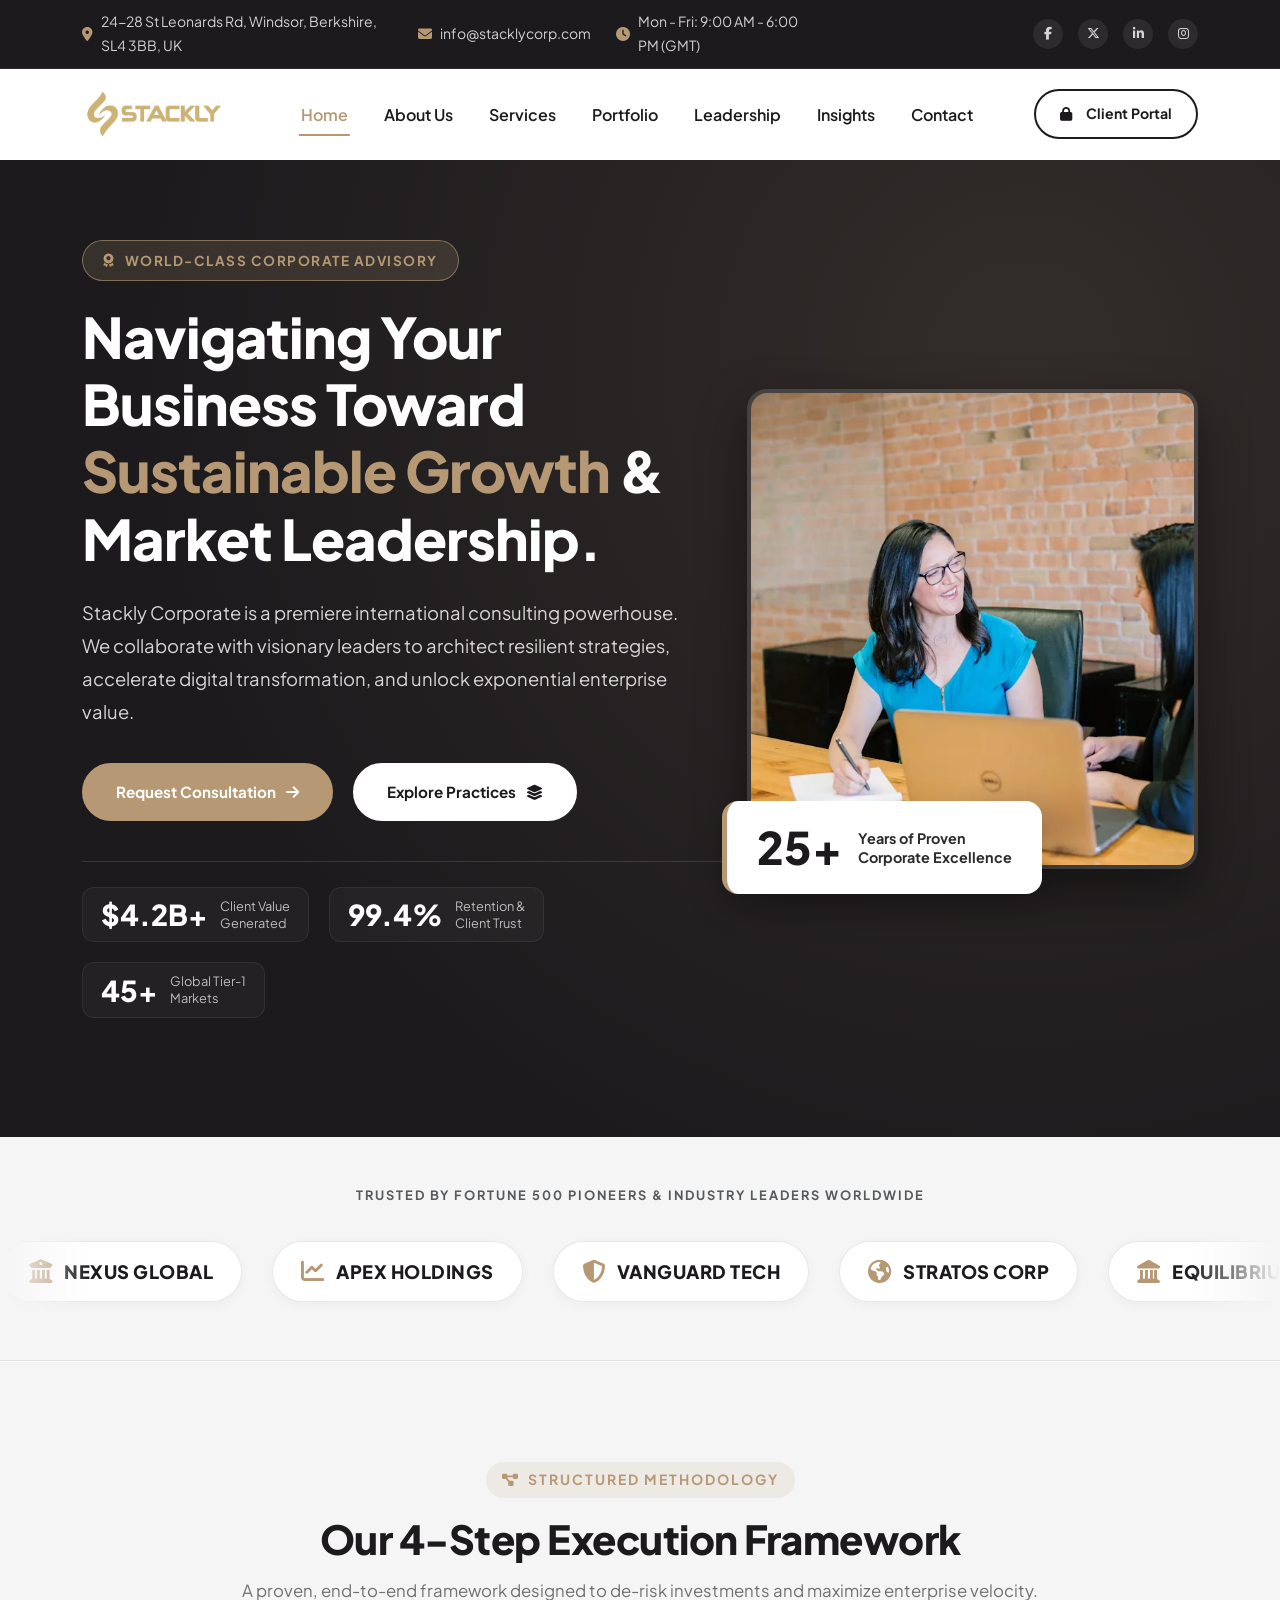
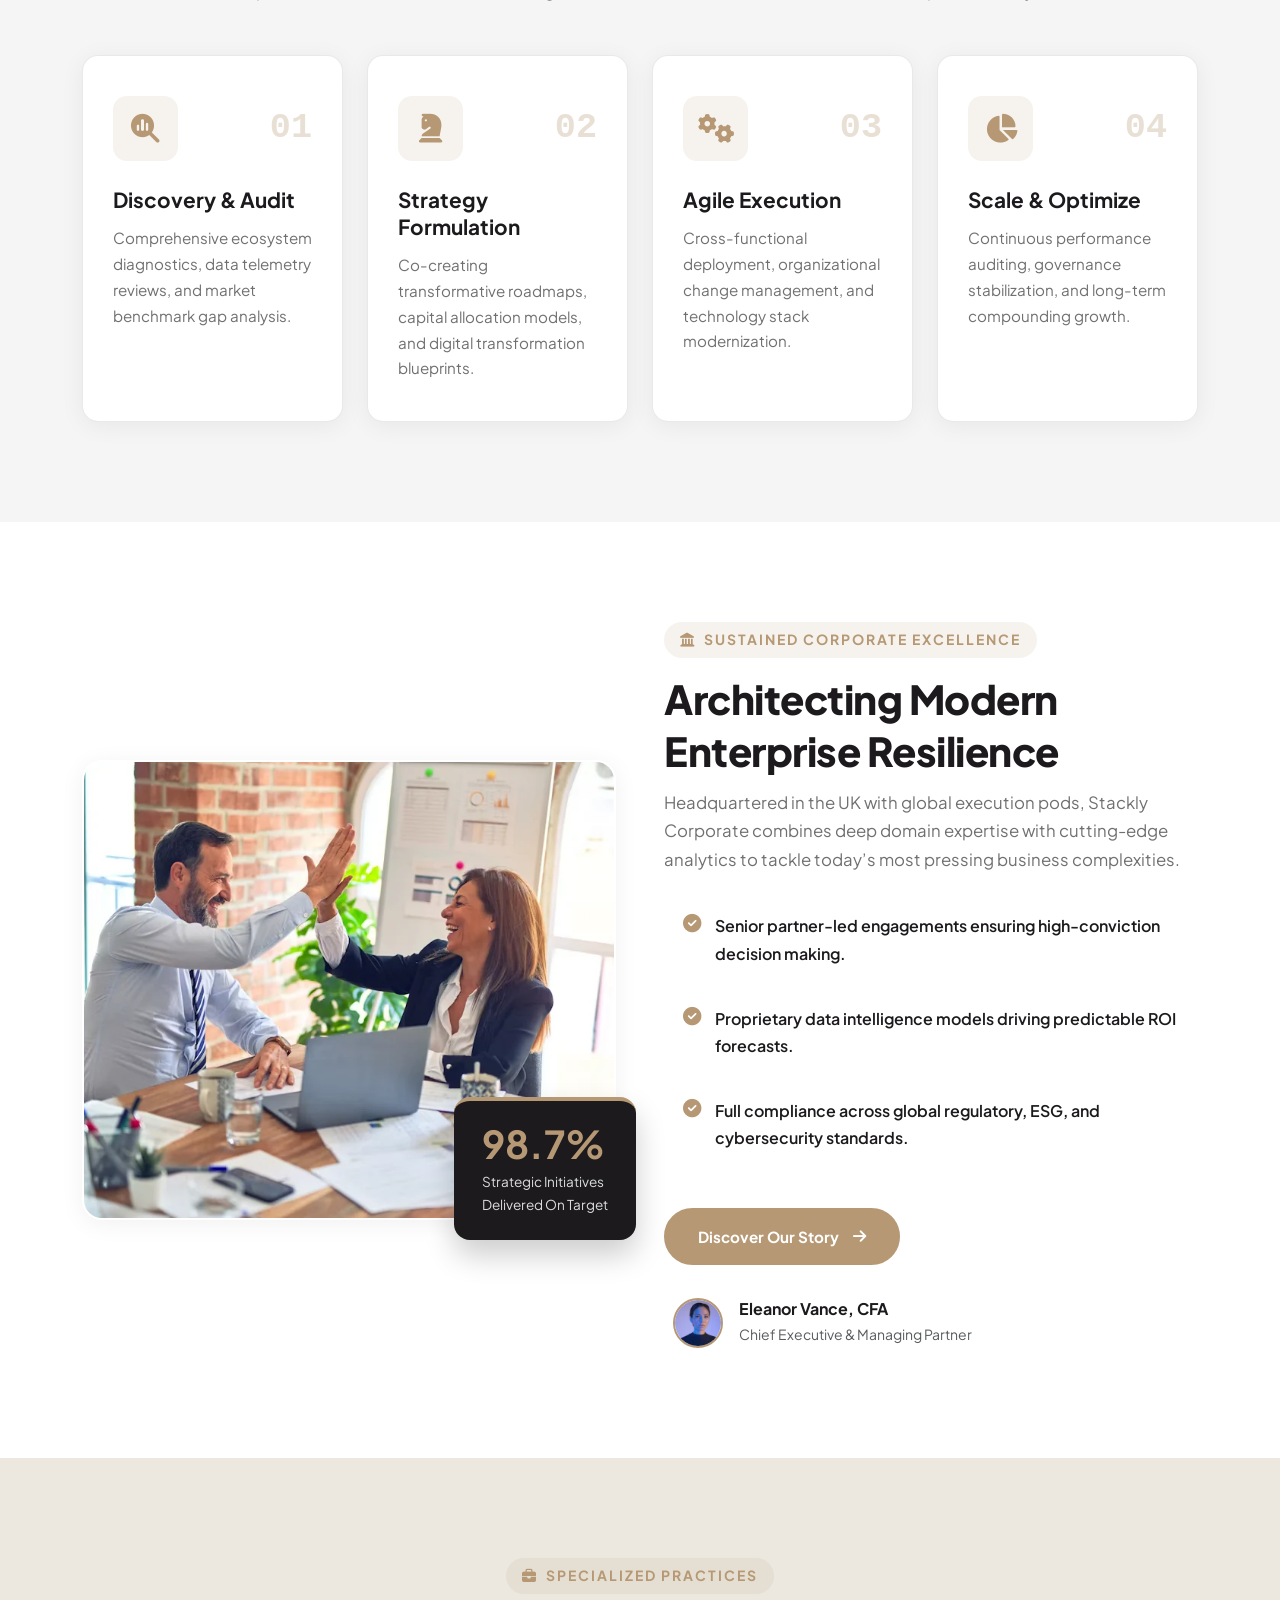
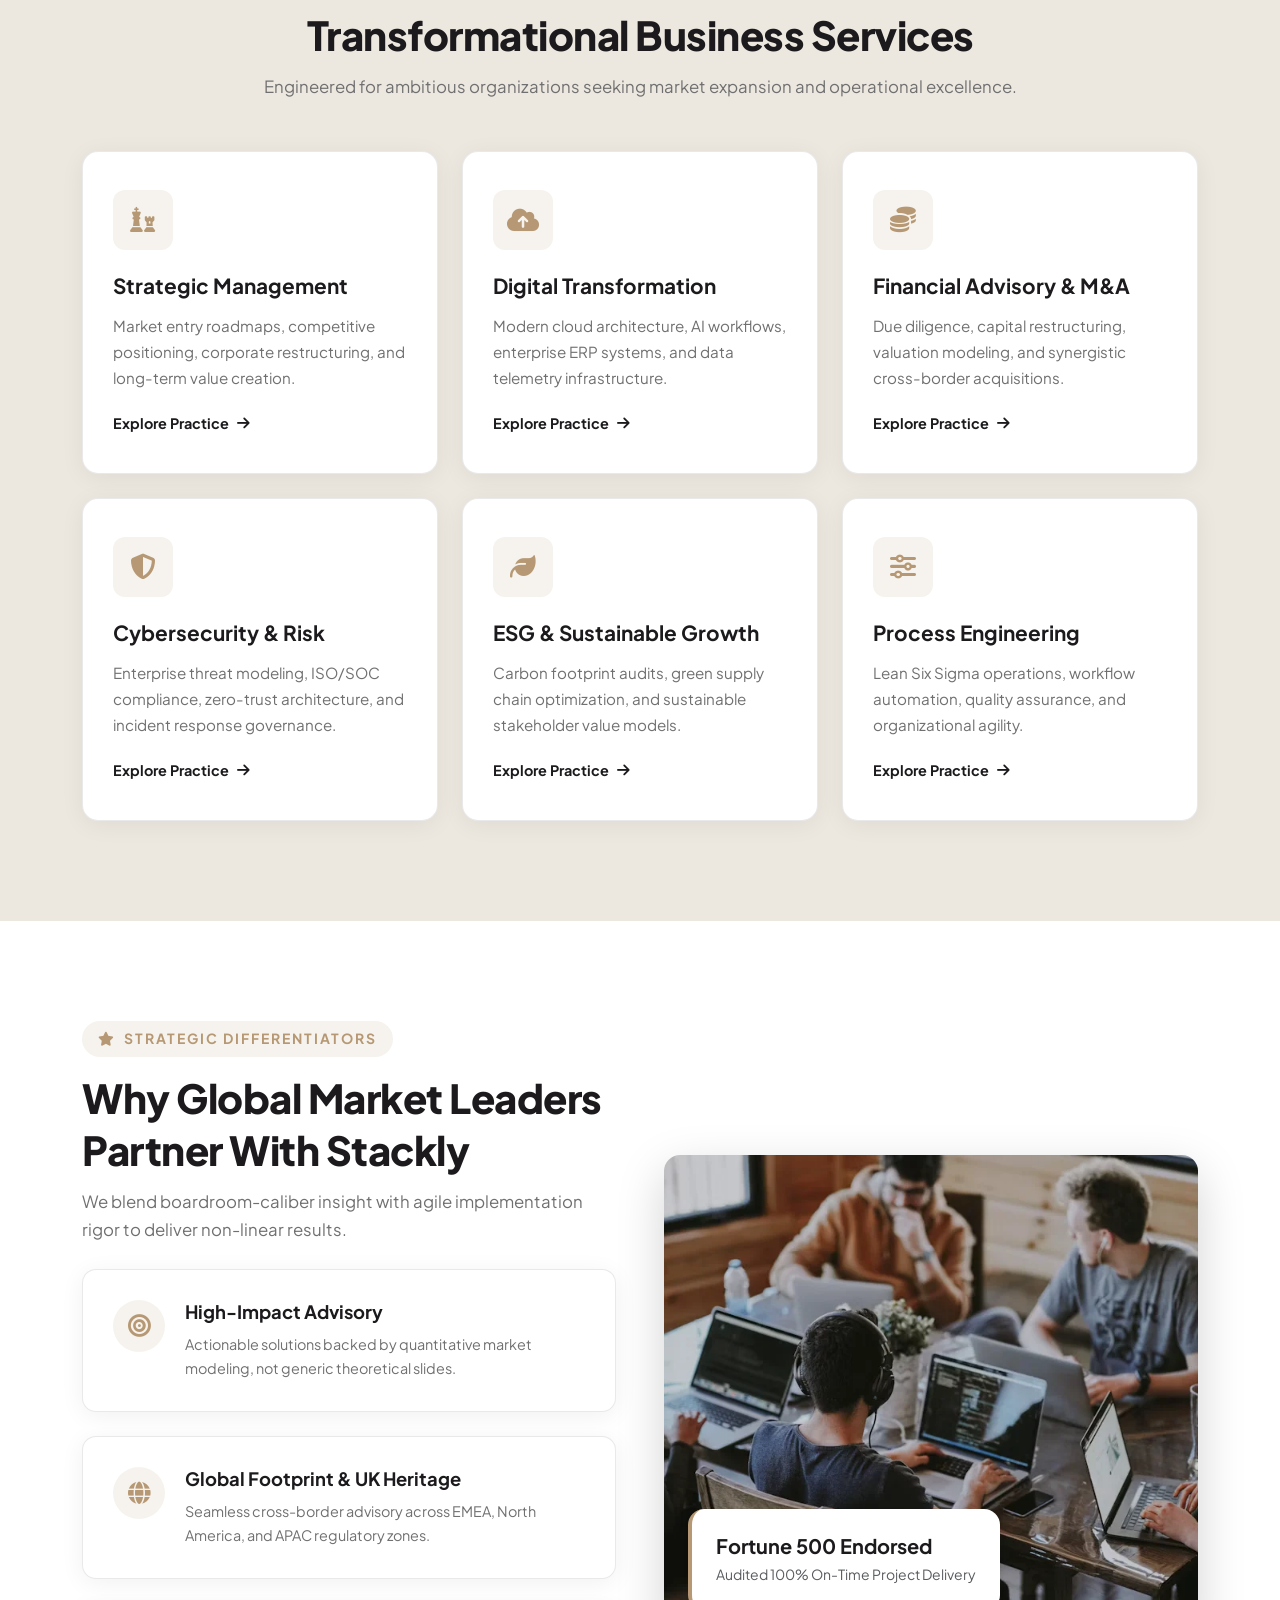
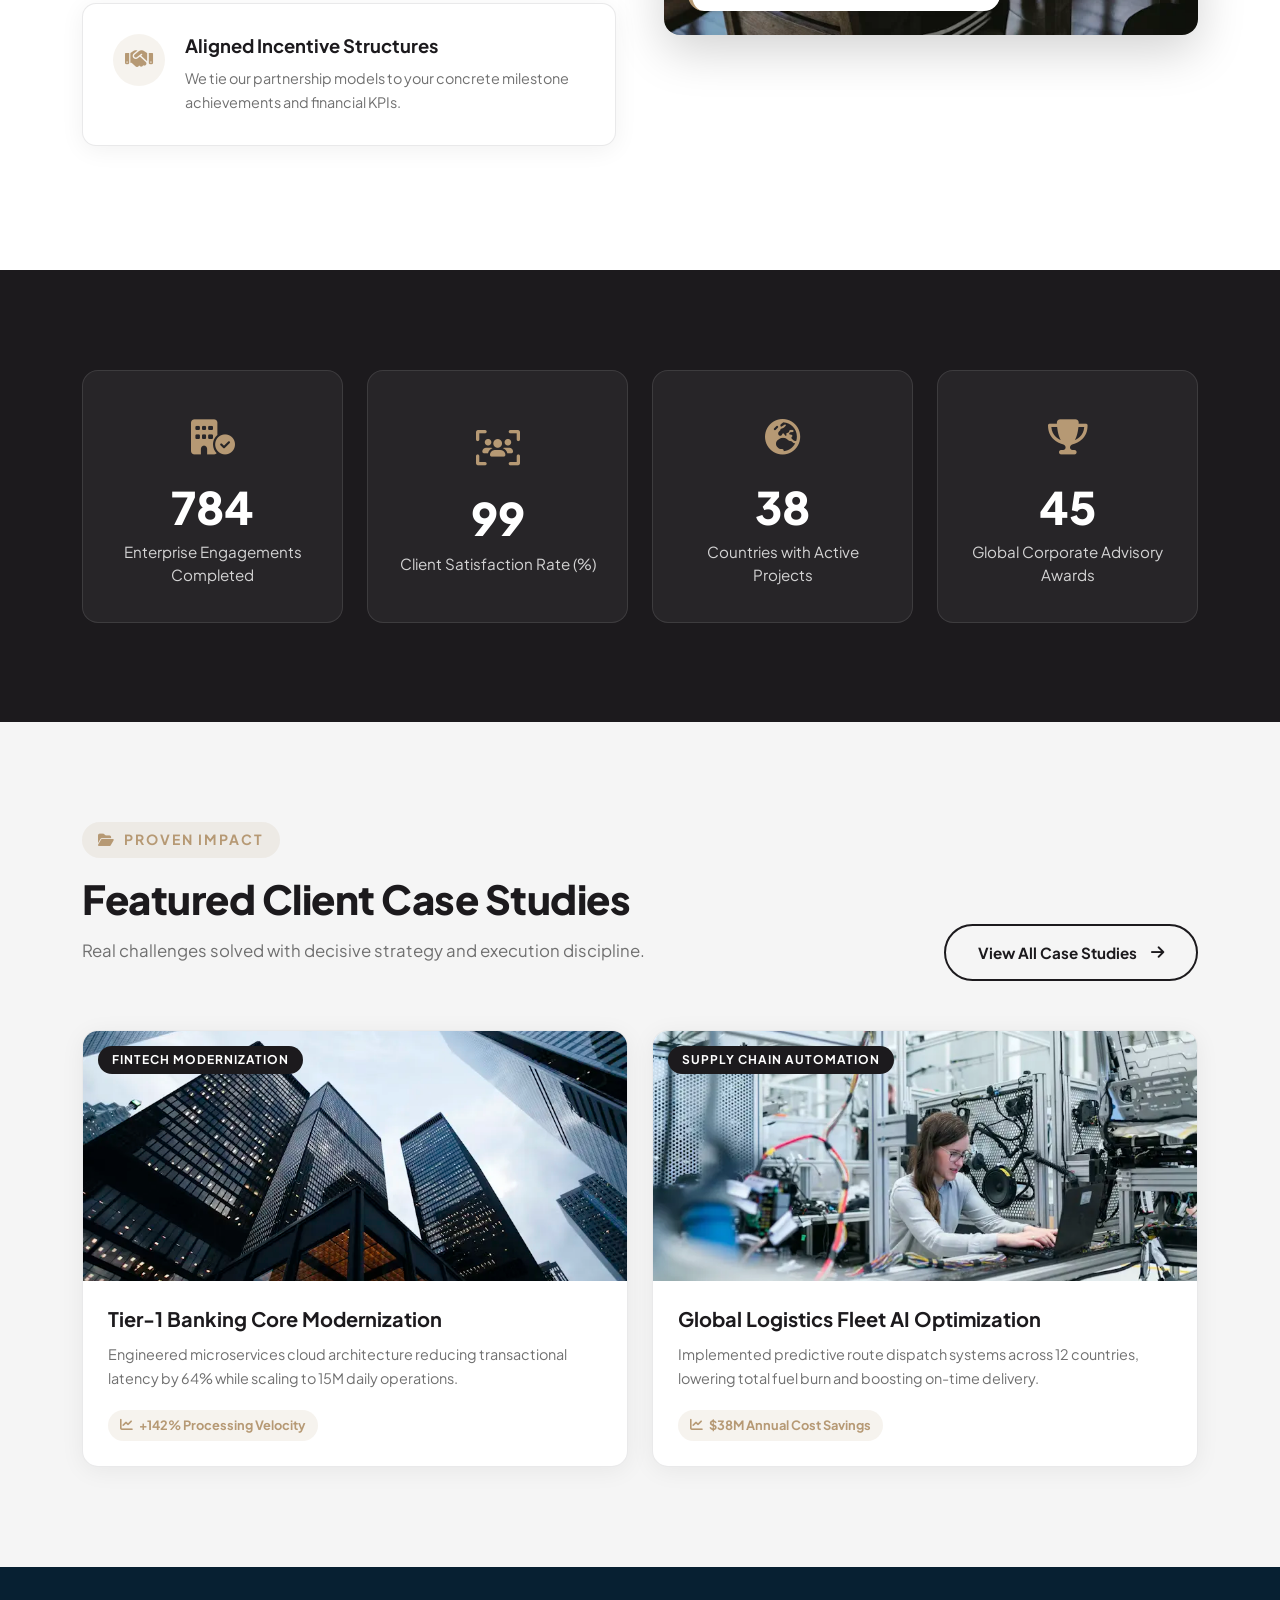
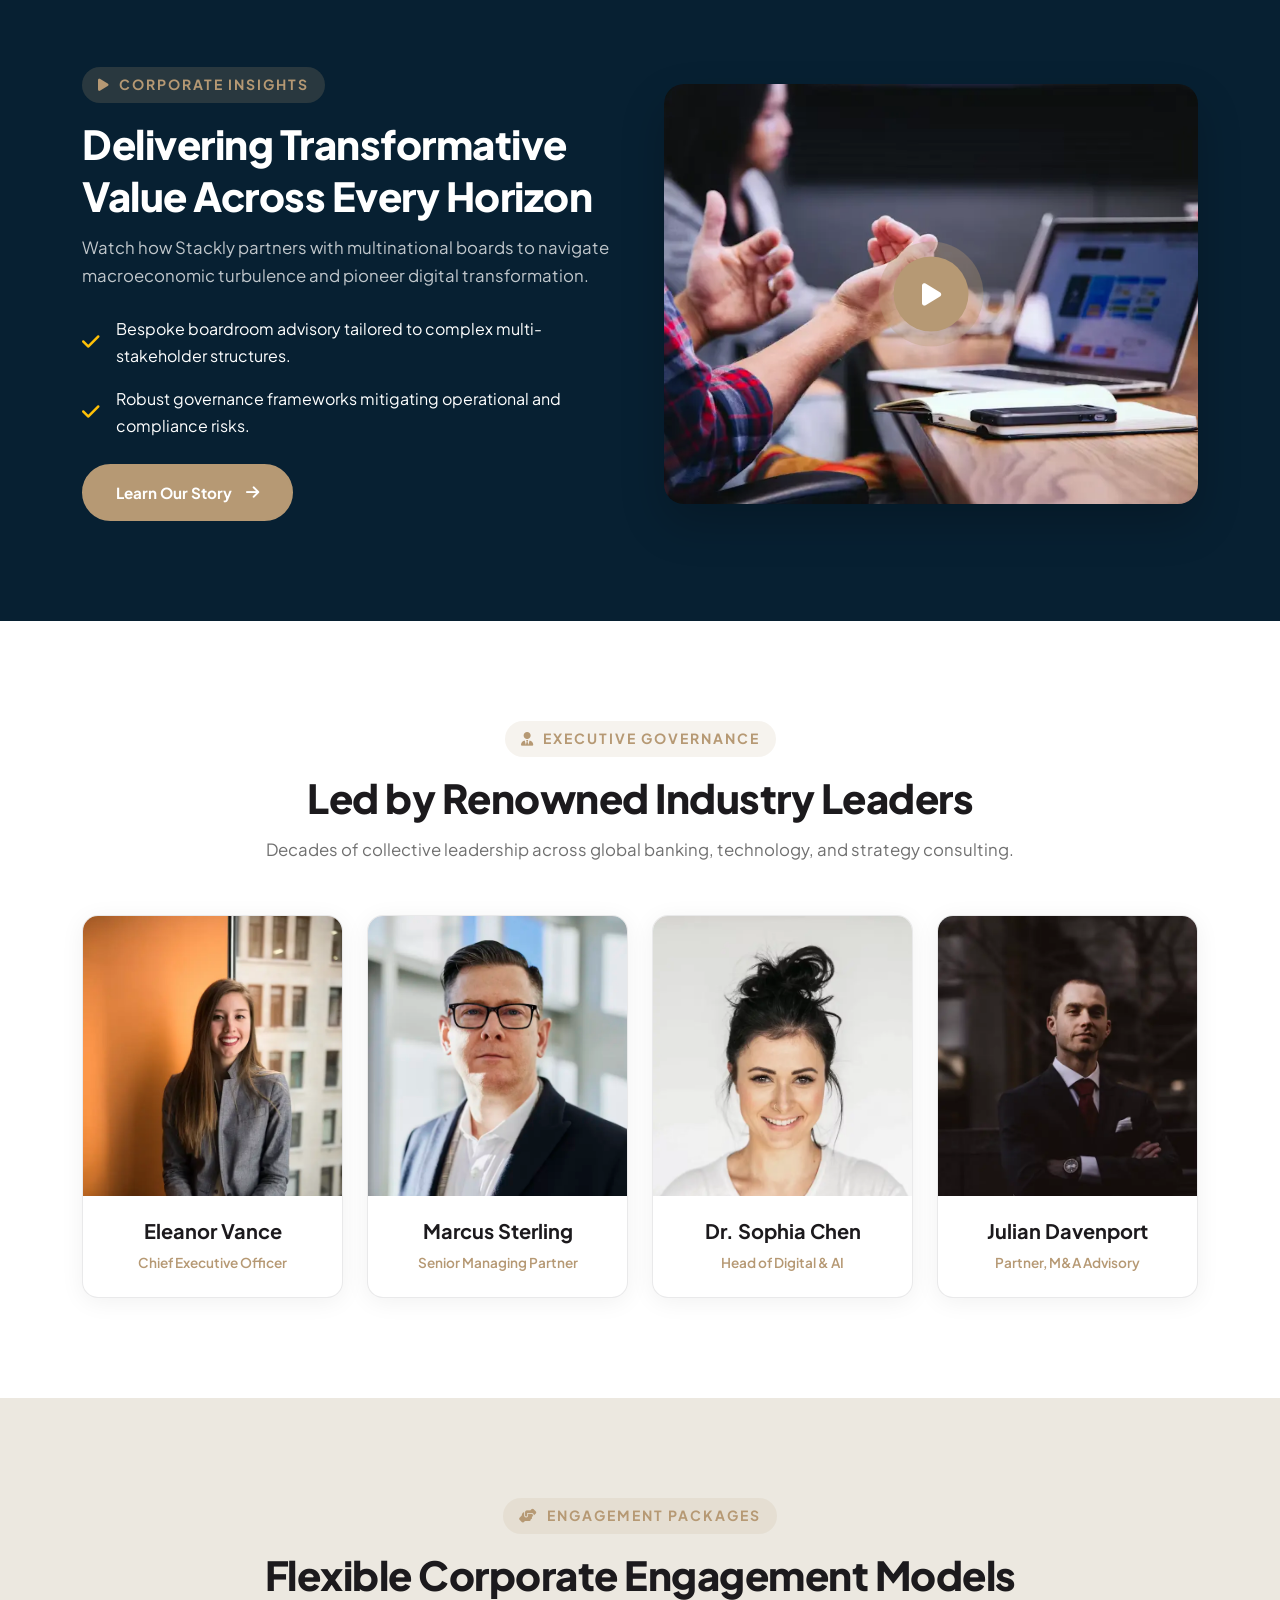
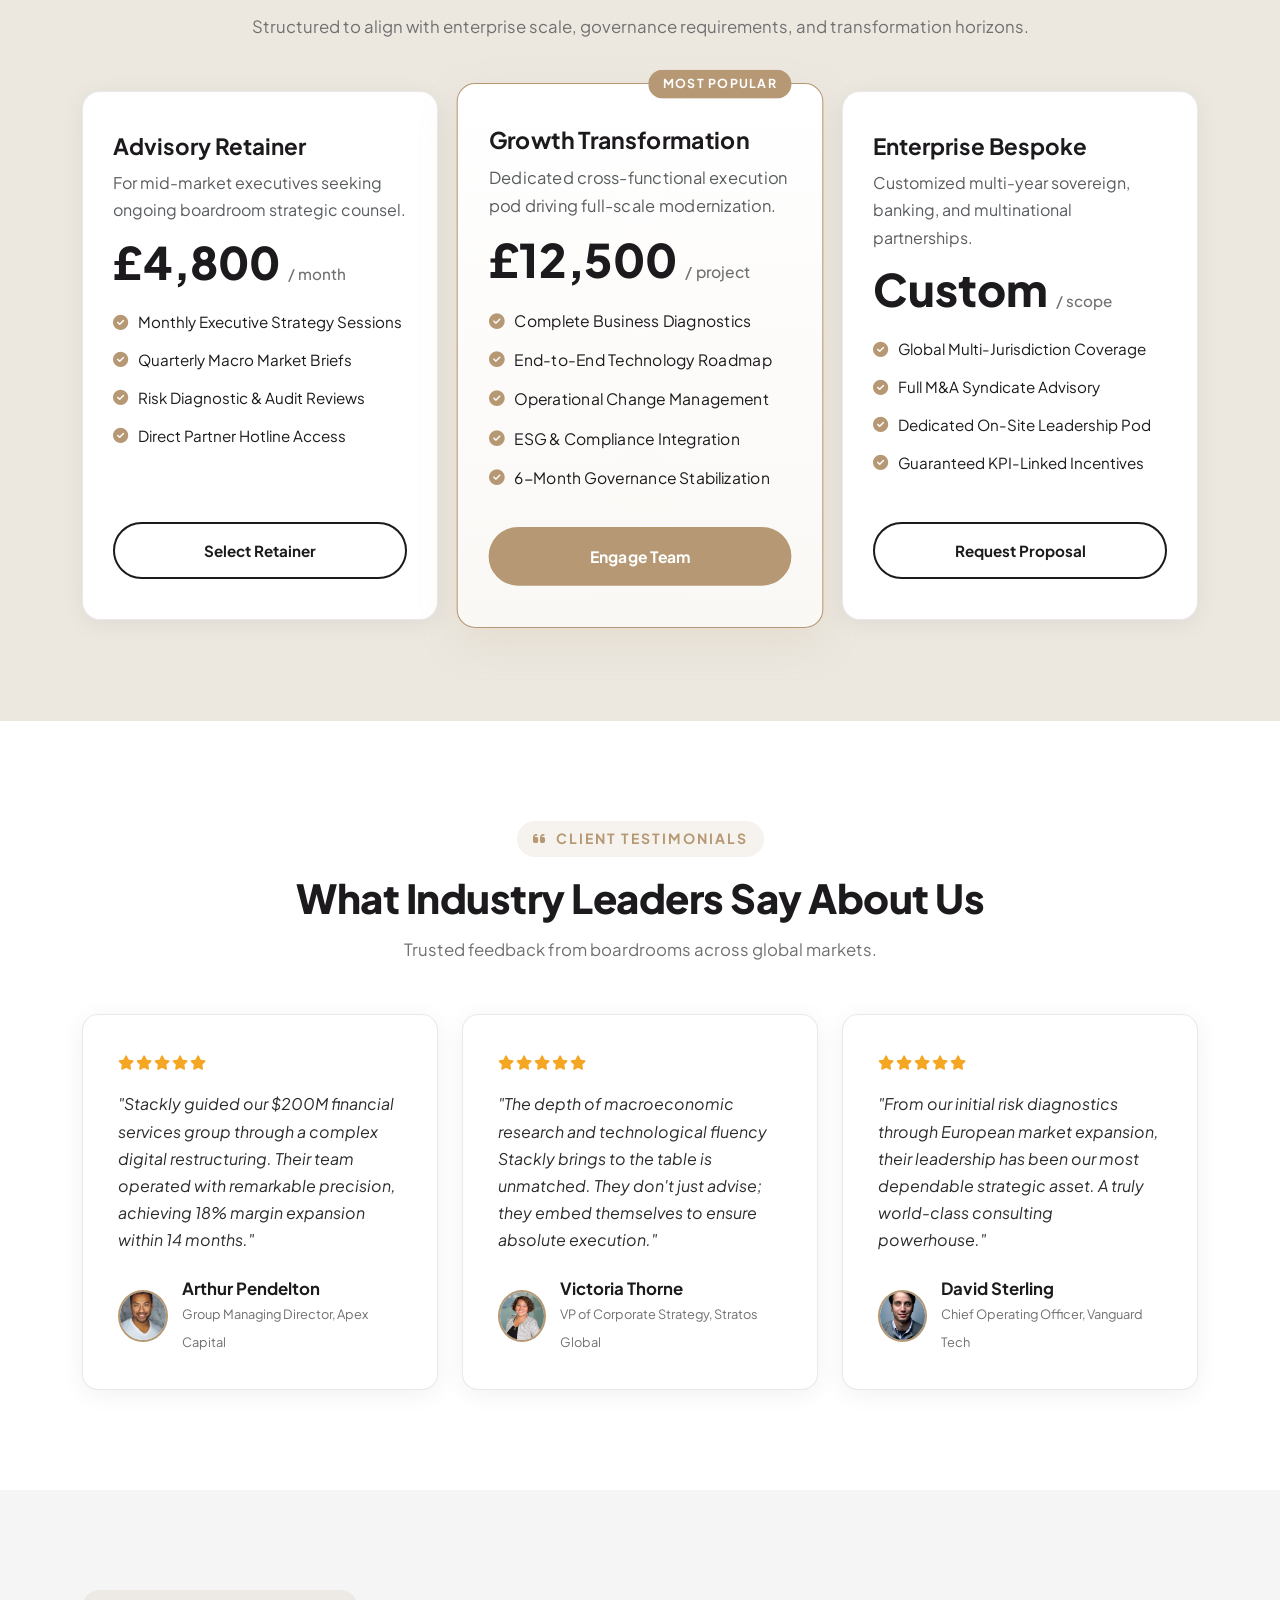
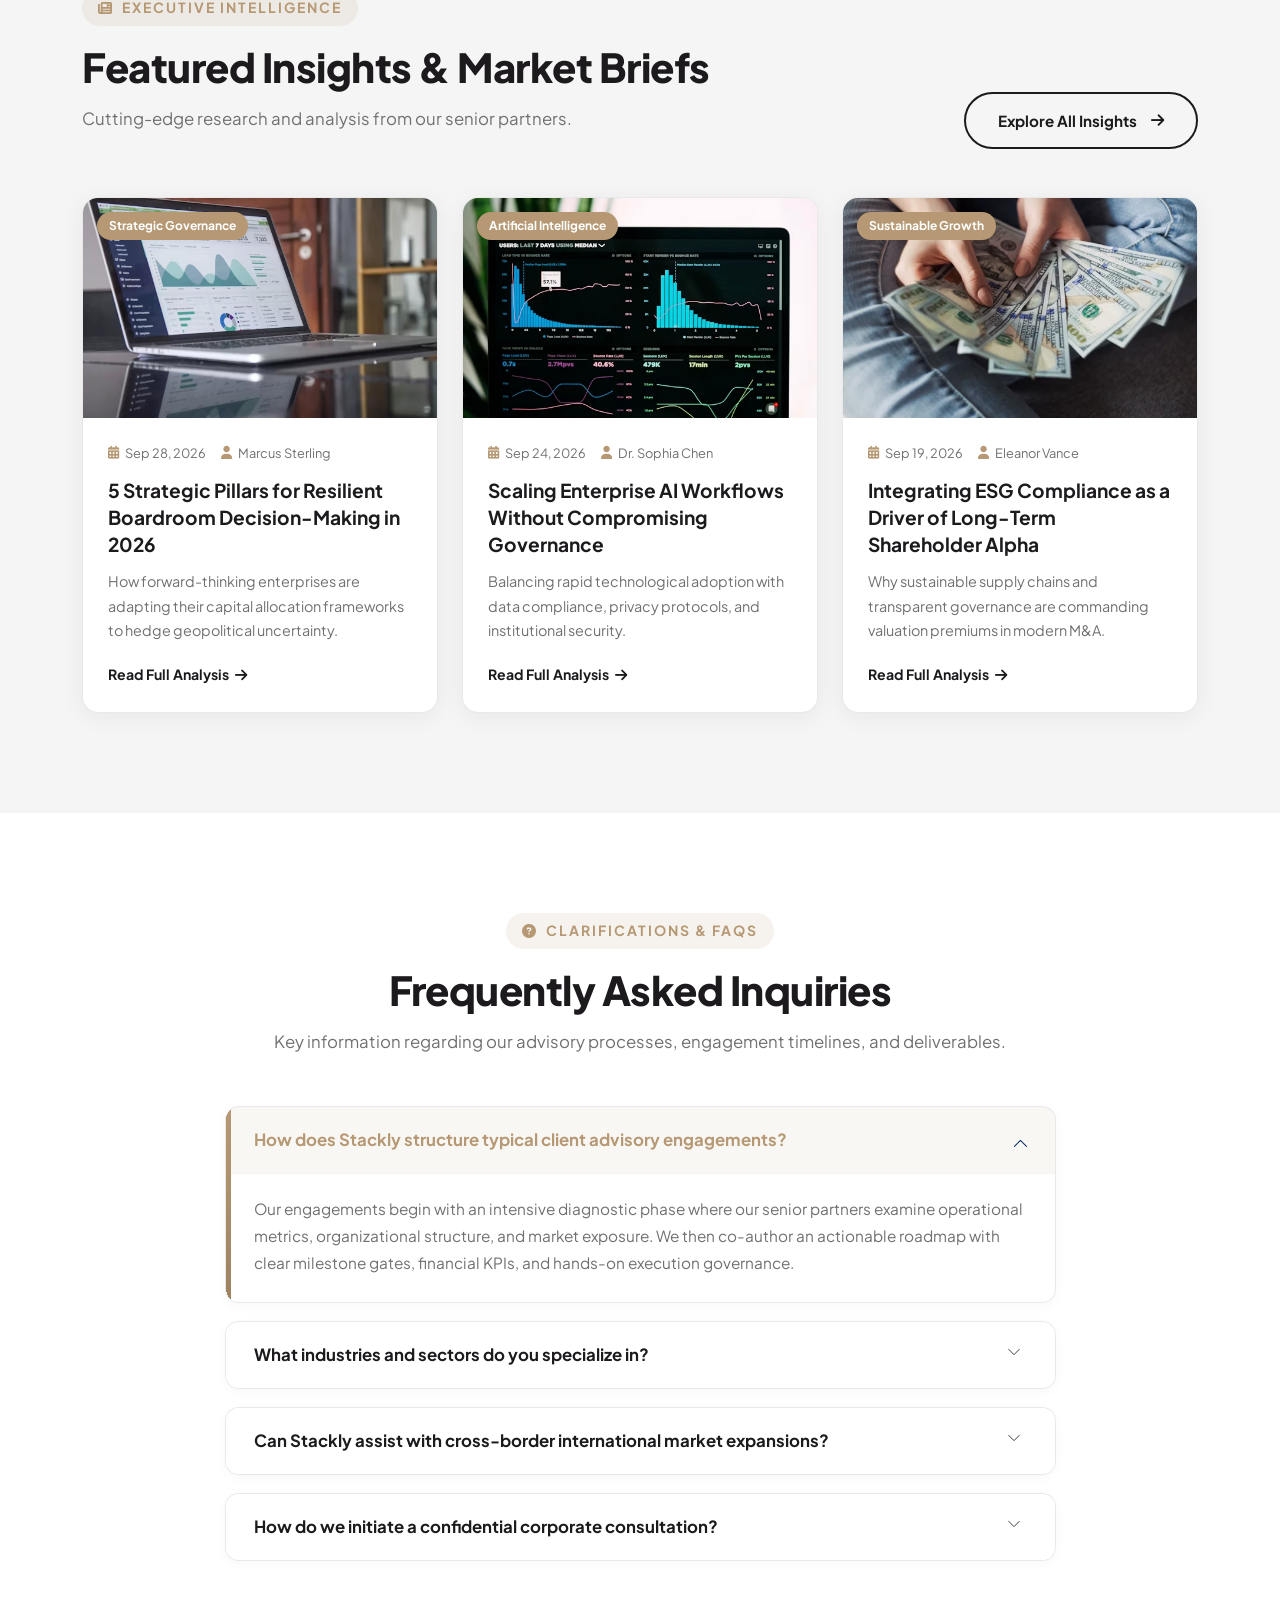
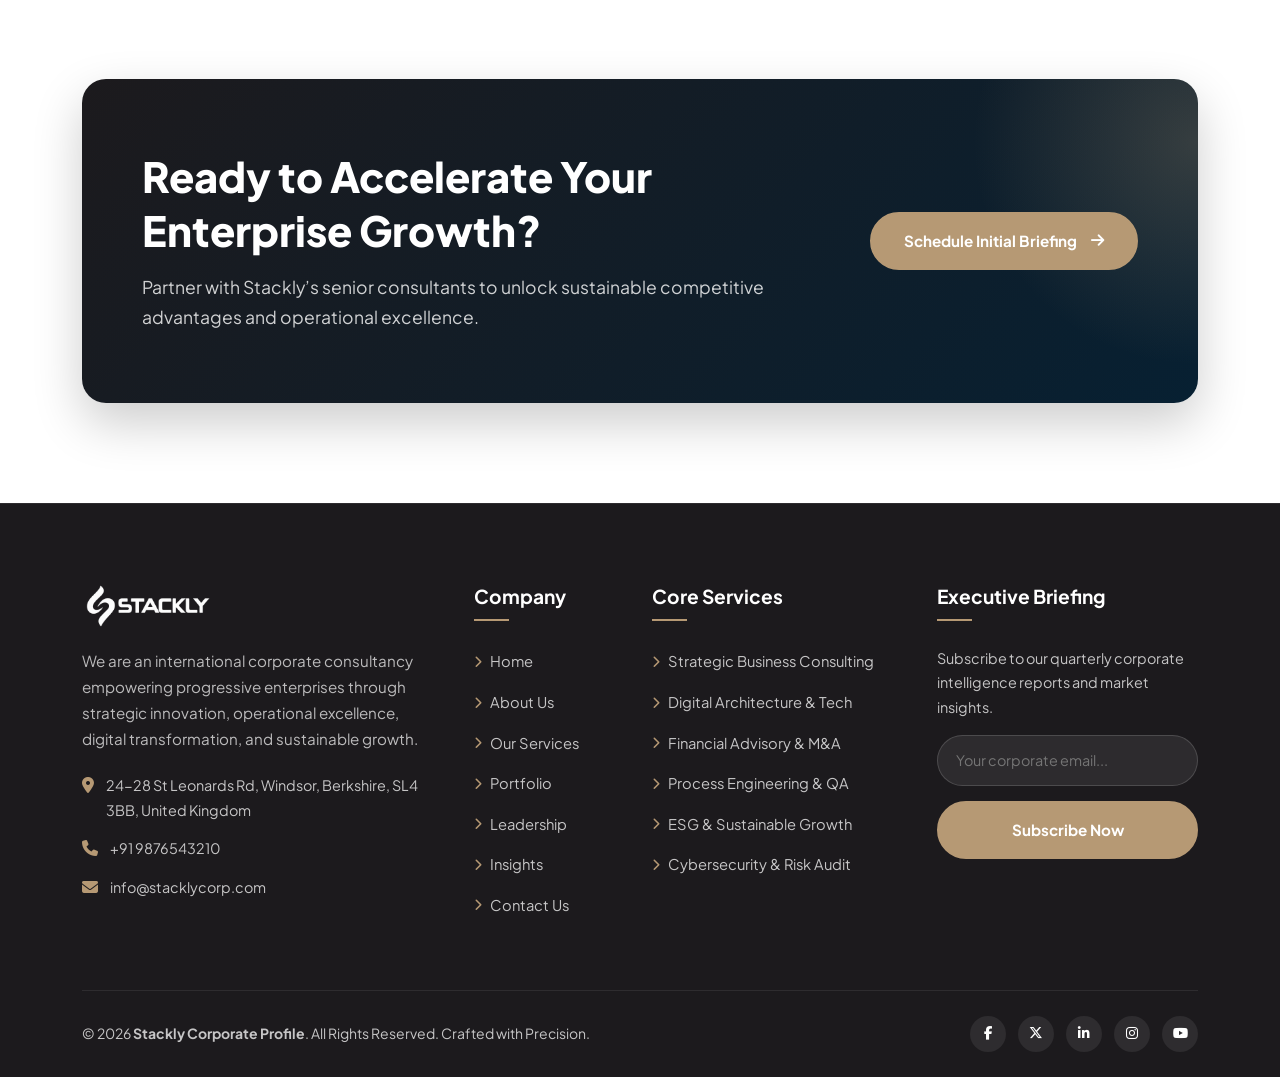
<file: index.html>
<!doctype html>
<html lang="en">
  <head>
    <meta charset="UTF-8" />
    <meta name="viewport" content="width=device-width, initial-scale=1.0" />
    <title>
      Stackly Corporate Profile - Strategic Business Solutions & Enterprise
      Advisory
    </title>

    <!-- Favicon -->
    <link
      rel="shortcut icon"
      href="assets/images/logoStackly.webp"
      type="image/webp"
    />

    <!-- Google Fonts -->
    <link rel="preconnect" href="https://fonts.googleapis.com" />
    <link rel="preconnect" href="https://fonts.gstatic.com" crossorigin />
    <link
      href="https://fonts.googleapis.com/css2?family=Plus+Jakarta+Sans:ital,wght@0,300;0,400;0,500;0,600;0,700;0,800;1,400;1,600;1,700&display=swap"
      rel="stylesheet"
    />

    <!-- Bootstrap 5 CSS -->
    <link
      href="https://cdn.jsdelivr.net/npm/bootstrap@5.3.3/dist/css/bootstrap.min.css"
      rel="stylesheet"
    />

    <!-- Font Awesome 6 Icons (Latest CDN) -->
    <link
      rel="stylesheet"
      href="https://cdnjs.cloudflare.com/ajax/libs/font-awesome/6.5.1/css/all.min.css"
    />

    <!-- Main Theme CSS -->
    <link rel="stylesheet" href="assets/css/styles.css" />
  </head>
  <body>
    <!-- ==========================================
         Theme Luxury Preloader Component
         ========================================== -->
    <div id="preloader" class="preloader-wrapper">
      <div class="preloader-backdrop-glow"></div>
      <div class="preloader-content">
        <!-- Orbiting Rings & Central Brand Logo -->
        <div class="preloader-logo-container">
          <div class="preloader-ring ring-outer">
            <div class="preloader-orbit-dot"></div>
          </div>
          <div class="preloader-ring ring-middle"></div>
          <div class="preloader-ring ring-inner"></div>
          <div class="preloader-logo-box">
            <img
              src="assets/images/logoStackly.webp"
              alt="Stackly Corporate"
              class="preloader-logo-img"
            />
            <div class="preloader-shimmer"></div>
          </div>
        </div>

        <!-- Typography & Brand Identifiers -->
        <div class="preloader-brand-title">Stackly <span>Corporate</span></div>
        <div class="preloader-tagline">Architecting Enterprise Excellence</div>

        <!-- Progress Track & Dynamic Counter -->
        <div class="preloader-progress-container">
          <div class="preloader-progress-bar" id="preloader-bar"></div>
        </div>
        <div class="preloader-counter" id="preloader-counter">0%</div>
      </div>
    </div>

    <!-- Common Header Component -->
    <div id="header-placeholder"></div>

    <!-- ==========================================
         2. Section 1: Hero Banner
         ========================================== -->
    <section class="hero-banner">
      <div class="container">
        <div class="row align-items-center">
          <div class="col-lg-7 reveal reveal-fade-left">
            <div class="hero-badge">
              <i class="fa-solid fa-award"></i> World-Class Corporate Advisory
            </div>
            <h1 class="hero-title">
              Navigating Your Business Toward <span>Sustainable Growth</span> &
              Market Leadership.
            </h1>
            <p class="hero-description">
              Stackly Corporate is a premiere international consulting
              powerhouse. We collaborate with visionary leaders to architect
              resilient strategies, accelerate digital transformation, and
              unlock exponential enterprise value.
            </p>
            <div class="hero-cta-group">
              <a href="#" class="theme-btn">
                <span>Request Consultation</span>
                <i class="fa-solid fa-arrow-right"></i>
              </a>
              <a href="#" class="theme-btn-outline theme-btn-white">
                <span>Explore Practices</span>
                <i class="fa-solid fa-layer-group"></i>
              </a>
            </div>
            <div class="hero-trust-metrics">
              <div class="hero-metric-item">
                <div class="metric-val">$4.2B+</div>
                <div class="metric-label">Client Value<br />Generated</div>
              </div>
              <div class="hero-metric-item">
                <div class="metric-val">99.4%</div>
                <div class="metric-label">Retention &<br />Client Trust</div>
              </div>
              <div class="hero-metric-item">
                <div class="metric-val">45+</div>
                <div class="metric-label">Global Tier-1<br />Markets</div>
              </div>
            </div>
          </div>
          <div class="col-lg-5 reveal reveal-fade-right reveal-delay-200">
            <div class="hero-image-wrapper">
              <img
                src="./assets/images/home/home-hero-image.webp"
                alt="Corporate Strategy Meeting"
                class="hero-main-img"
              />
              <div class="floating-experience-card">
                <div class="number">25+</div>
                <div class="text">
                  Years of Proven<br />Corporate Excellence
                </div>
              </div>
            </div>
          </div>
        </div>
      </div>
    </section>

    <!-- ==========================================
         3. Section 2: Partner & Enterprise Marquee
         ========================================== -->
    <section class="client-logo-section reveal reveal-fade-up">
      <div class="container-fluid px-0">
        <p
          class="text-center text-uppercase fw-bold text-muted mb-4 client-marquee-title"
          style="letter-spacing: 2px; font-size: 0.8rem"
        >
          Trusted by Fortune 500 Pioneers & Industry Leaders Worldwide
        </p>
        <div class="marquee-slider-container">
          <div class="marquee-track">
            <!-- Group 1 -->
            <div class="client-logo-item">
              <i class="fa-solid fa-building-columns"></i>
              <span>NEXUS GLOBAL</span>
            </div>
            <div class="client-logo-item">
              <i class="fa-solid fa-chart-line"></i>
              <span>APEX HOLDINGS</span>
            </div>
            <div class="client-logo-item">
              <i class="fa-solid fa-shield-halved"></i>
              <span>VANGUARD TECH</span>
            </div>
            <div class="client-logo-item">
              <i class="fa-solid fa-earth-americas"></i>
              <span>STRATOS CORP</span>
            </div>
            <div class="client-logo-item">
              <i class="fa-solid fa-landmark"></i>
              <span>EQUILIBRIUM</span>
            </div>
            <div class="client-logo-item">
              <i class="fa-solid fa-gem"></i>
              <span>OPULENCE FIN</span>
            </div>
            <div class="client-logo-item">
              <i class="fa-solid fa-cubes"></i>
              <span>VERTEX CAPITAL</span>
            </div>
            <div class="client-logo-item">
              <i class="fa-solid fa-globe"></i>
              <span>SOLARIS DYNAMICS</span>
            </div>

            <!-- Group 2 (Duplicate for continuous infinite loop) -->
            <div class="client-logo-item" aria-hidden="true">
              <i class="fa-solid fa-building-columns"></i>
              <span>NEXUS GLOBAL</span>
            </div>
            <div class="client-logo-item" aria-hidden="true">
              <i class="fa-solid fa-chart-line"></i>
              <span>APEX HOLDINGS</span>
            </div>
            <div class="client-logo-item" aria-hidden="true">
              <i class="fa-solid fa-shield-halved"></i>
              <span>VANGUARD TECH</span>
            </div>
            <div class="client-logo-item" aria-hidden="true">
              <i class="fa-solid fa-earth-americas"></i>
              <span>STRATOS CORP</span>
            </div>
            <div class="client-logo-item" aria-hidden="true">
              <i class="fa-solid fa-landmark"></i>
              <span>EQUILIBRIUM</span>
            </div>
            <div class="client-logo-item" aria-hidden="true">
              <i class="fa-solid fa-gem"></i>
              <span>OPULENCE FIN</span>
            </div>
            <div class="client-logo-item" aria-hidden="true">
              <i class="fa-solid fa-cubes"></i>
              <span>VERTEX CAPITAL</span>
            </div>
            <div class="client-logo-item" aria-hidden="true">
              <i class="fa-solid fa-globe"></i>
              <span>SOLARIS DYNAMICS</span>
            </div>
          </div>
        </div>
      </div>
    </section>

    <!-- ==========================================
         4. Section 3: 4-Step Strategic Process
         ========================================== -->
    <section class="section-padding section-bg-2">
      <div class="container">
        <div class="section-title text-center reveal reveal-fade-up">
          <span class="sub-title"
            ><i class="fa-solid fa-diagram-project"></i> Structured
            Methodology</span
          >
          <h2>Our 4-Step Execution Framework</h2>
          <p>
            A proven, end-to-end framework designed to de-risk investments and
            maximize enterprise velocity.
          </p>
        </div>
        <div class="row g-4">
          <div class="col-xl-3 col-md-6 reveal reveal-fade-up reveal-delay-100">
            <div class="step-card">
              <div class="step-header">
                <div class="step-icon">
                  <i class="fa-solid fa-magnifying-glass-chart"></i>
                </div>
                <div class="step-number">01</div>
              </div>
              <h4>Discovery & Audit</h4>
              <p>
                Comprehensive ecosystem diagnostics, data telemetry reviews, and
                market benchmark gap analysis.
              </p>
            </div>
          </div>
          <div class="col-xl-3 col-md-6 reveal reveal-fade-up reveal-delay-200">
            <div class="step-card">
              <div class="step-header">
                <div class="step-icon">
                  <i class="fa-solid fa-chess-knight"></i>
                </div>
                <div class="step-number">02</div>
              </div>
              <h4>Strategy Formulation</h4>
              <p>
                Co-creating transformative roadmaps, capital allocation models,
                and digital transformation blueprints.
              </p>
            </div>
          </div>
          <div class="col-xl-3 col-md-6 reveal reveal-fade-up reveal-delay-300">
            <div class="step-card">
              <div class="step-header">
                <div class="step-icon"><i class="fa-solid fa-gears"></i></div>
                <div class="step-number">03</div>
              </div>
              <h4>Agile Execution</h4>
              <p>
                Cross-functional deployment, organizational change management,
                and technology stack modernization.
              </p>
            </div>
          </div>
          <div class="col-xl-3 col-md-6 reveal reveal-fade-up reveal-delay-400">
            <div class="step-card">
              <div class="step-header">
                <div class="step-icon">
                  <i class="fa-solid fa-chart-pie"></i>
                </div>
                <div class="step-number">04</div>
              </div>
              <h4>Scale & Optimize</h4>
              <p>
                Continuous performance auditing, governance stabilization, and
                long-term compounding growth.
              </p>
            </div>
          </div>
        </div>
      </div>
    </section>

    <!-- ==========================================
         5. Section 4: Company Overview / Who We Are
         ========================================== -->
    <section class="section-padding">
      <div class="container">
        <div class="row align-items-center g-5">
          <div class="col-lg-6 reveal reveal-fade-left">
            <div class="about-overview-img-group">
              <img
                src="./assets/images/home/home-about-main-img.webp"
                alt="Executive Leadership Team"
                class="about-img-main"
              />
              <div class="about-experience-badge">
                <h3>98.7%</h3>
                <p>Strategic Initiatives<br />Delivered On Target</p>
              </div>
            </div>
          </div>
          <div class="col-lg-6 reveal reveal-fade-right reveal-delay-150">
            <div class="section-title mb-4">
              <span class="sub-title"
                ><i class="fa-solid fa-landmark"></i> Sustained Corporate
                Excellence</span
              >
              <h2>Architecting Modern Enterprise Resilience</h2>
              <p>
                Headquartered in the UK with global execution pods, Stackly
                Corporate combines deep domain expertise with cutting-edge
                analytics to tackle today’s most pressing business complexities.
              </p>
            </div>
            <ul class="about-feature-list">
              <li>
                <i class="fa-solid fa-circle-check"></i>
                <span
                  >Senior partner-led engagements ensuring high-conviction
                  decision making.</span
                >
              </li>
              <li>
                <i class="fa-solid fa-circle-check"></i>
                <span
                  >Proprietary data intelligence models driving predictable ROI
                  forecasts.</span
                >
              </li>
              <li>
                <i class="fa-solid fa-circle-check"></i>
                <span
                  >Full compliance across global regulatory, ESG, and
                  cybersecurity standards.</span
                >
              </li>
            </ul>
            <div class="d-flex flex-wrap align-items-center gap-4 pt-2">
              <a href="#" class="theme-btn"
                >Discover Our Story <i class="fa-solid fa-arrow-right ms-1"></i
              ></a>
              <div class="about-leader-box d-flex align-items-center gap-3">
                <img
                  src="./assets/images/home/home-about-main-person-img.webp"
                  alt="Managing Director"
                  class="about-leader-avatar"
                />
                <div>
                  <h6 class="mb-0 fw-bold leader-name">Eleanor Vance, CFA</h6>
                  <small class="text-muted"
                    >Chief Executive & Managing Partner</small
                  >
                </div>
              </div>
            </div>
          </div>
        </div>
      </div>
    </section>

    <!-- ==========================================
         6. Section 5: Core Services Grid
         ========================================== -->
    <section class="section-padding section-bg">
      <div class="container">
        <div class="section-title text-center reveal reveal-fade-up">
          <span class="sub-title"
            ><i class="fa-solid fa-briefcase"></i> Specialized Practices</span
          >
          <h2>Transformational Business Services</h2>
          <p>
            Engineered for ambitious organizations seeking market expansion and
            operational excellence.
          </p>
        </div>
        <div class="row g-4">
          <!-- Service 1 -->
          <div class="col-lg-4 col-md-6 reveal reveal-fade-up reveal-delay-100">
            <div class="service-card">
              <div>
                <div class="service-icon">
                  <i class="fa-solid fa-chess"></i>
                </div>
                <h4>Strategic Management</h4>
                <p>
                  Market entry roadmaps, competitive positioning, corporate
                  restructuring, and long-term value creation.
                </p>
              </div>
              <a href="#" class="service-link"
                >Explore Practice <i class="fa-solid fa-arrow-right"></i
              ></a>
            </div>
          </div>
          <!-- Service 2 -->
          <div class="col-lg-4 col-md-6 reveal reveal-fade-up reveal-delay-200">
            <div class="service-card">
              <div>
                <div class="service-icon">
                  <i class="fa-solid fa-cloud-arrow-up"></i>
                </div>
                <h4>Digital Transformation</h4>
                <p>
                  Modern cloud architecture, AI workflows, enterprise ERP
                  systems, and data telemetry infrastructure.
                </p>
              </div>
              <a href="#" class="service-link"
                >Explore Practice <i class="fa-solid fa-arrow-right"></i
              ></a>
            </div>
          </div>
          <!-- Service 3 -->
          <div class="col-lg-4 col-md-6 reveal reveal-fade-up reveal-delay-300">
            <div class="service-card">
              <div>
                <div class="service-icon">
                  <i class="fa-solid fa-coins"></i>
                </div>
                <h4>Financial Advisory & M&A</h4>
                <p>
                  Due diligence, capital restructuring, valuation modeling, and
                  synergistic cross-border acquisitions.
                </p>
              </div>
              <a href="#" class="service-link"
                >Explore Practice <i class="fa-solid fa-arrow-right"></i
              ></a>
            </div>
          </div>
          <!-- Service 4 -->
          <div class="col-lg-4 col-md-6 reveal reveal-fade-up reveal-delay-100">
            <div class="service-card">
              <div>
                <div class="service-icon">
                  <i class="fa-solid fa-shield-halved"></i>
                </div>
                <h4>Cybersecurity & Risk</h4>
                <p>
                  Enterprise threat modeling, ISO/SOC compliance, zero-trust
                  architecture, and incident response governance.
                </p>
              </div>
              <a href="#" class="service-link"
                >Explore Practice <i class="fa-solid fa-arrow-right"></i
              ></a>
            </div>
          </div>
          <!-- Service 5 -->
          <div class="col-lg-4 col-md-6 reveal reveal-fade-up reveal-delay-200">
            <div class="service-card">
              <div>
                <div class="service-icon"><i class="fa-solid fa-leaf"></i></div>
                <h4>ESG & Sustainable Growth</h4>
                <p>
                  Carbon footprint audits, green supply chain optimization, and
                  sustainable stakeholder value models.
                </p>
              </div>
              <a href="#" class="service-link"
                >Explore Practice <i class="fa-solid fa-arrow-right"></i
              ></a>
            </div>
          </div>
          <!-- Service 6 -->
          <div class="col-lg-4 col-md-6 reveal reveal-fade-up reveal-delay-300">
            <div class="service-card">
              <div>
                <div class="service-icon">
                  <i class="fa-solid fa-sliders"></i>
                </div>
                <h4>Process Engineering</h4>
                <p>
                  Lean Six Sigma operations, workflow automation, quality
                  assurance, and organizational agility.
                </p>
              </div>
              <a href="#" class="service-link"
                >Explore Practice <i class="fa-solid fa-arrow-right"></i
              ></a>
            </div>
          </div>
        </div>
      </div>
    </section>

    <!-- ==========================================
         7. Section 6: Why Choose Us / Value Prop
         ========================================== -->
    <section class="section-padding">
      <div class="container">
        <div class="row align-items-center g-5">
          <div class="col-lg-6 reveal reveal-fade-left">
            <div class="section-title mb-4">
              <span class="sub-title"
                ><i class="fa-solid fa-star"></i> Strategic
                Differentiators</span
              >
              <h2>Why Global Market Leaders Partner With Stackly</h2>
              <p>
                We blend boardroom-caliber insight with agile implementation
                rigor to deliver non-linear results.
              </p>
            </div>
            <div class="why-us-card">
              <div class="icon"><i class="fa-solid fa-bullseye"></i></div>
              <div>
                <h5>High-Impact Advisory</h5>
                <p>
                  Actionable solutions backed by quantitative market modeling,
                  not generic theoretical slides.
                </p>
              </div>
            </div>
            <div class="why-us-card">
              <div class="icon"><i class="fa-solid fa-globe"></i></div>
              <div>
                <h5>Global Footprint & UK Heritage</h5>
                <p>
                  Seamless cross-border advisory across EMEA, North America, and
                  APAC regulatory zones.
                </p>
              </div>
            </div>
            <div class="why-us-card">
              <div class="icon"><i class="fa-solid fa-handshake"></i></div>
              <div>
                <h5>Aligned Incentive Structures</h5>
                <p>
                  We tie our partnership models to your concrete milestone
                  achievements and financial KPIs.
                </p>
              </div>
            </div>
          </div>
          <div class="col-lg-6 reveal reveal-fade-right reveal-delay-150">
            <div class="position-relative">
              <img
                src="./assets/images/home/home-why-choose-us-img.webp"
                alt="Corporate Team Collaboration"
                class="rounded-4 shadow-lg w-100"
                style="height: 480px; object-fit: cover"
              />
              <div
                class="position-absolute bottom-0 start-0 p-4 m-4 bg-white rounded-4 shadow-sm border-start border-4 border-warning d-none d-sm-block"
                style="border-color: var(--theme) !important"
              >
                <h5 class="fw-bold mb-1">Fortune 500 Endorsed</h5>
                <p class="text-muted small mb-0">
                  Audited 100% On-Time Project Delivery
                </p>
              </div>
            </div>
          </div>
        </div>
      </div>
    </section>

    <!-- ==========================================
         8. Section 7: Live Metrics & Counter
         ========================================== -->
    <section class="section-padding header-bg">
      <div class="container">
        <div class="row g-4">
          <div class="col-lg-3 col-sm-6 reveal reveal-fade-up reveal-delay-100">
            <div class="counter-box">
              <div class="counter-icon">
                <i class="fa-solid fa-building-circle-check"></i>
              </div>
              <div class="counter-number" data-count="840">0</div>
              <p>Enterprise Engagements Completed</p>
            </div>
          </div>
          <div class="col-lg-3 col-sm-6 reveal reveal-fade-up reveal-delay-200">
            <div class="counter-box">
              <div class="counter-icon">
                <i class="fa-solid fa-users-viewfinder"></i>
              </div>
              <div class="counter-number" data-count="99">0</div>
              <p>Client Satisfaction Rate (%)</p>
            </div>
          </div>
          <div class="col-lg-3 col-sm-6 reveal reveal-fade-up reveal-delay-300">
            <div class="counter-box">
              <div class="counter-icon">
                <i class="fa-solid fa-earth-europe"></i>
              </div>
              <div class="counter-number" data-count="38">0</div>
              <p>Countries with Active Projects</p>
            </div>
          </div>
          <div class="col-lg-3 col-sm-6 reveal reveal-fade-up reveal-delay-400">
            <div class="counter-box">
              <div class="counter-icon"><i class="fa-solid fa-trophy"></i></div>
              <div class="counter-number" data-count="45">0</div>
              <p>Global Corporate Advisory Awards</p>
            </div>
          </div>
        </div>
      </div>
    </section>

    <!-- ==========================================
         9. Section 8: Featured Case Studies Showcase
         ========================================== -->
    <section class="section-padding section-bg-2">
      <div class="container">
        <div
          class="d-flex flex-wrap justify-content-between align-items-end mb-5 reveal reveal-fade-up"
        >
          <div class="section-title mb-0">
            <span class="sub-title"
              ><i class="fa-solid fa-folder-open"></i> Proven Impact</span
            >
            <h2>Featured Client Case Studies</h2>
            <p>
              Real challenges solved with decisive strategy and execution
              discipline.
            </p>
          </div>
          <a href="#" class="theme-btn-outline mt-3 mt-md-0"
            >View All Case Studies <i class="fa-solid fa-arrow-right ms-1"></i
          ></a>
        </div>
        <div class="row g-4">
          <!-- Case 1 -->
          <div class="col-lg-6 reveal reveal-fade-left reveal-delay-100">
            <div class="portfolio-card">
              <div class="portfolio-thumb">
                <img
                  src="./assets/images/home/home-portfolio-img-1.webp"
                  alt="Fintech Infrastructure Transformation"
                />
                <span class="portfolio-tag">Fintech Modernization</span>
              </div>
              <div class="portfolio-info">
                <h4>Tier-1 Banking Core Modernization</h4>
                <p>
                  Engineered microservices cloud architecture reducing
                  transactional latency by 64% while scaling to 15M daily
                  operations.
                </p>
                <span class="portfolio-result-pill"
                  ><i class="fa-solid fa-chart-line"></i> +142% Processing
                  Velocity</span
                >
              </div>
            </div>
          </div>
          <!-- Case 2 -->
          <div class="col-lg-6 reveal reveal-fade-right reveal-delay-200">
            <div class="portfolio-card">
              <div class="portfolio-thumb">
                <img
                  src="./assets/images/home/home-portfolio-img-2.webp"
                  alt="Supply Chain Optimization"
                />
                <span class="portfolio-tag">Supply Chain Automation</span>
              </div>
              <div class="portfolio-info">
                <h4>Global Logistics Fleet AI Optimization</h4>
                <p>
                  Implemented predictive route dispatch systems across 12
                  countries, lowering total fuel burn and boosting on-time
                  delivery.
                </p>
                <span class="portfolio-result-pill"
                  ><i class="fa-solid fa-chart-line"></i> $38M Annual Cost
                  Savings</span
                >
              </div>
            </div>
          </div>
        </div>
      </div>
    </section>

    <!-- ==========================================
         10. Section 9: Corporate Video & Milestone Showcase
         ========================================== -->
    <section class="section-padding header-bg-2">
      <div class="container">
        <div class="row align-items-center g-5">
          <div class="col-lg-6 reveal reveal-fade-left">
            <div class="section-title text-white mb-4">
              <span class="sub-title"
                ><i class="fa-solid fa-play"></i> Corporate Insights</span
              >
              <h2>Delivering Transformative Value Across Every Horizon</h2>
              <p>
                Watch how Stackly partners with multinational boards to navigate
                macroeconomic turbulence and pioneer digital transformation.
              </p>
            </div>
            <div class="d-flex flex-column gap-3 mb-4">
              <div class="d-flex align-items-center gap-3 text-white">
                <i class="fa-solid fa-check text-warning fs-5"></i>
                <span
                  >Bespoke boardroom advisory tailored to complex
                  multi-stakeholder structures.</span
                >
              </div>
              <div class="d-flex align-items-center gap-3 text-white">
                <i class="fa-solid fa-check text-warning fs-5"></i>
                <span
                  >Robust governance frameworks mitigating operational and
                  compliance risks.</span
                >
              </div>
            </div>
            <a href="#" class="theme-btn"
              >Learn Our Story <i class="fa-solid fa-arrow-right ms-1"></i
            ></a>
          </div>
          <div class="col-lg-6 reveal reveal-fade-right reveal-delay-200">
            <div class="video-feature-box">
              <img
                src="./assets/images/home/home-video-feature-box-img.webp"
                alt="Executive Meeting"
              />
              <div
                class="video-play-btn"
                data-video-url="https://www.youtube.com/embed/ScMzIvxBSi4"
                title="Watch Video"
              >
                <i class="fa-solid fa-play"></i>
              </div>
            </div>
          </div>
        </div>
      </div>
    </section>

    <!-- ==========================================
         11. Section 10: Leadership Spotlight
         ========================================== -->
    <section class="section-padding">
      <div class="container">
        <div class="section-title text-center reveal reveal-fade-up">
          <span class="sub-title"
            ><i class="fa-solid fa-user-tie"></i> Executive Governance</span
          >
          <h2>Led by Renowned Industry Leaders</h2>
          <p>
            Decades of collective leadership across global banking, technology,
            and strategy consulting.
          </p>
        </div>
        <div class="row g-4">
          <!-- Leader 1 -->
          <div class="col-lg-3 col-md-6 reveal reveal-fade-up reveal-delay-100">
            <div class="team-card">
              <div class="team-avatar">
                <img
                  src="./assets/images/home/home-team-avatar-1.webp"
                  alt="Eleanor Vance"
                />
                <div class="team-social-overlay">
                  <a href="#"><i class="fa-brands fa-linkedin-in"></i></a>
                  <a href="#"><i class="fa-brands fa-x-twitter"></i></a>
                </div>
              </div>
              <div class="team-content">
                <h4>Eleanor Vance</h4>
                <span>Chief Executive Officer</span>
              </div>
            </div>
          </div>
          <!-- Leader 2 -->
          <div class="col-lg-3 col-md-6 reveal reveal-fade-up reveal-delay-200">
            <div class="team-card">
              <div class="team-avatar">
                <img
                  src="./assets/images/home/home-team-avatar-2.webp"
                  alt="Marcus Sterling"
                />
                <div class="team-social-overlay">
                  <a href="#"><i class="fa-brands fa-linkedin-in"></i></a>
                  <a href="#"><i class="fa-brands fa-x-twitter"></i></a>
                </div>
              </div>
              <div class="team-content">
                <h4>Marcus Sterling</h4>
                <span>Senior Managing Partner</span>
              </div>
            </div>
          </div>
          <!-- Leader 3 -->
          <div class="col-lg-3 col-md-6 reveal reveal-fade-up reveal-delay-300">
            <div class="team-card">
              <div class="team-avatar">
                <img
                  src="./assets/images/home/home-team-avatar-3.webp"
                  alt="Sophia Chen"
                />
                <div class="team-social-overlay">
                  <a href="#"><i class="fa-brands fa-linkedin-in"></i></a>
                  <a href="#"><i class="fa-brands fa-x-twitter"></i></a>
                </div>
              </div>
              <div class="team-content">
                <h4>Dr. Sophia Chen</h4>
                <span>Head of Digital & AI</span>
              </div>
            </div>
          </div>
          <!-- Leader 4 -->
          <div class="col-lg-3 col-md-6 reveal reveal-fade-up reveal-delay-400">
            <div class="team-card">
              <div class="team-avatar">
                <img
                  src="./assets/images/home/home-team-avatar-4.webp"
                  alt="Julian Davenport"
                />
                <div class="team-social-overlay">
                  <a href="#"><i class="fa-brands fa-linkedin-in"></i></a>
                  <a href="#"><i class="fa-brands fa-x-twitter"></i></a>
                </div>
              </div>
              <div class="team-content">
                <h4>Julian Davenport</h4>
                <span>Partner, M&A Advisory</span>
              </div>
            </div>
          </div>
        </div>
      </div>
    </section>

    <!-- ==========================================
         12. Section 11: Engagement Models / Pricing
         ========================================== -->
    <section class="section-padding section-bg">
      <div class="container">
        <div class="section-title text-center reveal reveal-fade-up">
          <span class="sub-title"
            ><i class="fa-solid fa-handshake-angle"></i> Engagement
            Packages</span
          >
          <h2>Flexible Corporate Engagement Models</h2>
          <p>
            Structured to align with enterprise scale, governance requirements,
            and transformation horizons.
          </p>
        </div>
        <div class="row g-4 align-items-stretch">
          <!-- Plan 1 -->
          <div class="col-lg-4 reveal reveal-fade-up reveal-delay-100">
            <div class="pricing-card">
              <div>
                <div class="pricing-header">
                  <h4>Advisory Retainer</h4>
                  <p class="text-muted">
                    For mid-market executives seeking ongoing boardroom
                    strategic counsel.
                  </p>
                  <div class="price">£4,800 <span>/ month</span></div>
                </div>
                <ul class="pricing-features">
                  <li>
                    <i class="fa-solid fa-circle-check"></i> Monthly Executive
                    Strategy Sessions
                  </li>
                  <li>
                    <i class="fa-solid fa-circle-check"></i> Quarterly Macro
                    Market Briefs
                  </li>
                  <li>
                    <i class="fa-solid fa-circle-check"></i> Risk Diagnostic &
                    Audit Reviews
                  </li>
                  <li>
                    <i class="fa-solid fa-circle-check"></i> Direct Partner
                    Hotline Access
                  </li>
                </ul>
              </div>
              <a href="#" class="theme-btn-outline w-100">Select Retainer</a>
            </div>
          </div>
          <!-- Plan 2 (Featured) -->
          <div class="col-lg-4 reveal reveal-fade-up reveal-delay-200">
            <div class="pricing-card featured">
              <span class="pricing-badge">Most Popular</span>
              <div>
                <div class="pricing-header">
                  <h4>Growth Transformation</h4>
                  <p class="text-muted">
                    Dedicated cross-functional execution pod driving full-scale
                    modernization.
                  </p>
                  <div class="price">£12,500 <span>/ project</span></div>
                </div>
                <ul class="pricing-features">
                  <li>
                    <i class="fa-solid fa-circle-check"></i> Complete Business
                    Diagnostics
                  </li>
                  <li>
                    <i class="fa-solid fa-circle-check"></i> End-to-End
                    Technology Roadmap
                  </li>
                  <li>
                    <i class="fa-solid fa-circle-check"></i> Operational Change
                    Management
                  </li>
                  <li>
                    <i class="fa-solid fa-circle-check"></i> ESG & Compliance
                    Integration
                  </li>
                  <li>
                    <i class="fa-solid fa-circle-check"></i> 6-Month Governance
                    Stabilization
                  </li>
                </ul>
              </div>
              <a href="#" class="theme-btn w-100">Engage Team</a>
            </div>
          </div>
          <!-- Plan 3 -->
          <div class="col-lg-4 reveal reveal-fade-up reveal-delay-300">
            <div class="pricing-card">
              <div>
                <div class="pricing-header">
                  <h4>Enterprise Bespoke</h4>
                  <p class="text-muted">
                    Customized multi-year sovereign, banking, and multinational
                    partnerships.
                  </p>
                  <div class="price">Custom <span>/ scope</span></div>
                </div>
                <ul class="pricing-features">
                  <li>
                    <i class="fa-solid fa-circle-check"></i> Global
                    Multi-Jurisdiction Coverage
                  </li>
                  <li>
                    <i class="fa-solid fa-circle-check"></i> Full M&A Syndicate
                    Advisory
                  </li>
                  <li>
                    <i class="fa-solid fa-circle-check"></i> Dedicated On-Site
                    Leadership Pod
                  </li>
                  <li>
                    <i class="fa-solid fa-circle-check"></i> Guaranteed
                    KPI-Linked Incentives
                  </li>
                </ul>
              </div>
              <a href="#" class="theme-btn-outline w-100">Request Proposal</a>
            </div>
          </div>
        </div>
      </div>
    </section>

    <!-- ==========================================
         13. Section 12: Client Testimonials
         ========================================== -->
    <section class="section-padding">
      <div class="container">
        <div class="section-title text-center reveal reveal-fade-up">
          <span class="sub-title"
            ><i class="fa-solid fa-quote-left"></i> Client Testimonials</span
          >
          <h2>What Industry Leaders Say About Us</h2>
          <p>Trusted feedback from boardrooms across global markets.</p>
        </div>
        <div class="row g-4">
          <!-- Testimonial 1 -->
          <div class="col-lg-4 col-md-6 reveal reveal-fade-up reveal-delay-100">
            <div class="testimonial-card">
              <div class="testimonial-stars">
                <i class="fa-solid fa-star"></i>
                <i class="fa-solid fa-star"></i>
                <i class="fa-solid fa-star"></i>
                <i class="fa-solid fa-star"></i>
                <i class="fa-solid fa-star"></i>
              </div>
              <p class="testimonial-text">
                "Stackly guided our $200M financial services group through a
                complex digital restructuring. Their team operated with
                remarkable precision, achieving 18% margin expansion within 14
                months."
              </p>
              <div class="testimonial-author">
                <img
                  src="./assets/images/home/home-testimonial-avatar-1.webp"
                  alt="Arthur Pendelton"
                  class="testimonial-avatar"
                />
                <div>
                  <h5>Arthur Pendelton</h5>
                  <span>Group Managing Director, Apex Capital</span>
                </div>
              </div>
            </div>
          </div>
          <!-- Testimonial 2 -->
          <div class="col-lg-4 col-md-6 reveal reveal-fade-up reveal-delay-200">
            <div class="testimonial-card">
              <div class="testimonial-stars">
                <i class="fa-solid fa-star"></i>
                <i class="fa-solid fa-star"></i>
                <i class="fa-solid fa-star"></i>
                <i class="fa-solid fa-star"></i>
                <i class="fa-solid fa-star"></i>
              </div>
              <p class="testimonial-text">
                "The depth of macroeconomic research and technological fluency
                Stackly brings to the table is unmatched. They don't just
                advise; they embed themselves to ensure absolute execution."
              </p>
              <div class="testimonial-author">
                <img
                  src="./assets/images/home/home-testimonial-avatar-2.webp"
                  alt="Victoria Thorne"
                  class="testimonial-avatar"
                />
                <div>
                  <h5>Victoria Thorne</h5>
                  <span>VP of Corporate Strategy, Stratos Global</span>
                </div>
              </div>
            </div>
          </div>
          <!-- Testimonial 3 -->
          <div class="col-lg-4 col-md-6 reveal reveal-fade-up reveal-delay-300">
            <div class="testimonial-card">
              <div class="testimonial-stars">
                <i class="fa-solid fa-star"></i>
                <i class="fa-solid fa-star"></i>
                <i class="fa-solid fa-star"></i>
                <i class="fa-solid fa-star"></i>
                <i class="fa-solid fa-star"></i>
              </div>
              <p class="testimonial-text">
                "From our initial risk diagnostics through European market
                expansion, their leadership has been our most dependable
                strategic asset. A truly world-class consulting powerhouse."
              </p>
              <div class="testimonial-author">
                <img
                  src="./assets/images/home/home-testimonial-avatar-3.webp"
                  alt="David Sterling"
                  class="testimonial-avatar"
                />
                <div>
                  <h5>David Sterling</h5>
                  <span>Chief Operating Officer, Vanguard Tech</span>
                </div>
              </div>
            </div>
          </div>
        </div>
      </div>
    </section>

    <!-- ==========================================
         14. Section 13: Latest News & Insights
         ========================================== -->
    <section class="section-padding section-bg-2">
      <div class="container">
        <div
          class="d-flex flex-wrap justify-content-between align-items-end mb-5 reveal reveal-fade-up"
        >
          <div class="section-title mb-0">
            <span class="sub-title"
              ><i class="fa-solid fa-newspaper"></i> Executive
              Intelligence</span
            >
            <h2>Featured Insights & Market Briefs</h2>
            <p>Cutting-edge research and analysis from our senior partners.</p>
          </div>
          <a href="#" class="theme-btn-outline mt-3 mt-md-0"
            >Explore All Insights <i class="fa-solid fa-arrow-right ms-1"></i
          ></a>
        </div>
        <div class="row g-4">
          <!-- Blog 1 -->
          <div class="col-lg-4 col-md-6 reveal reveal-fade-up reveal-delay-100">
            <div class="blog-card">
              <div class="blog-thumb">
                <img
                  src="./assets/images/home/home-blog-card-img-1.webp"
                  alt="Corporate Strategy Insights"
                />
                <span class="blog-category-badge">Strategic Governance</span>
              </div>
              <div class="blog-content">
                <ul class="blog-meta">
                  <li>
                    <i class="fa-solid fa-calendar-days"></i> Sep 28, 2026
                  </li>
                  <li><i class="fa-solid fa-user"></i> Marcus Sterling</li>
                </ul>
                <h4>
                  <a href="#"
                    >5 Strategic Pillars for Resilient Boardroom Decision-Making
                    in 2026</a
                  >
                </h4>
                <p>
                  How forward-thinking enterprises are adapting their capital
                  allocation frameworks to hedge geopolitical uncertainty.
                </p>
                <a href="#" class="blog-read-more"
                  >Read Full Analysis <i class="fa-solid fa-arrow-right"></i
                ></a>
              </div>
            </div>
          </div>
          <!-- Blog 2 -->
          <div class="col-lg-4 col-md-6 reveal reveal-fade-up reveal-delay-200">
            <div class="blog-card">
              <div class="blog-thumb">
                <img
                  src="./assets/images/home/home-blog-card-img-2.webp"
                  alt="AI in Enterprise"
                />
                <span class="blog-category-badge">Artificial Intelligence</span>
              </div>
              <div class="blog-content">
                <ul class="blog-meta">
                  <li>
                    <i class="fa-solid fa-calendar-days"></i> Sep 24, 2026
                  </li>
                  <li><i class="fa-solid fa-user"></i> Dr. Sophia Chen</li>
                </ul>
                <h4>
                  <a href="#"
                    >Scaling Enterprise AI Workflows Without Compromising
                    Governance</a
                  >
                </h4>
                <p>
                  Balancing rapid technological adoption with data compliance,
                  privacy protocols, and institutional security.
                </p>
                <a href="#" class="blog-read-more"
                  >Read Full Analysis <i class="fa-solid fa-arrow-right"></i
                ></a>
              </div>
            </div>
          </div>
          <!-- Blog 3 -->
          <div class="col-lg-4 col-md-6 reveal reveal-fade-up reveal-delay-300">
            <div class="blog-card">
              <div class="blog-thumb">
                <img
                  src="./assets/images/home/home-blog-card-img-3.webp"
                  alt="ESG Frameworks"
                />
                <span class="blog-category-badge">Sustainable Growth</span>
              </div>
              <div class="blog-content">
                <ul class="blog-meta">
                  <li>
                    <i class="fa-solid fa-calendar-days"></i> Sep 19, 2026
                  </li>
                  <li><i class="fa-solid fa-user"></i> Eleanor Vance</li>
                </ul>
                <h4>
                  <a href="#"
                    >Integrating ESG Compliance as a Driver of Long-Term
                    Shareholder Alpha</a
                  >
                </h4>
                <p>
                  Why sustainable supply chains and transparent governance are
                  commanding valuation premiums in modern M&A.
                </p>
                <a href="#" class="blog-read-more"
                  >Read Full Analysis <i class="fa-solid fa-arrow-right"></i
                ></a>
              </div>
            </div>
          </div>
        </div>
      </div>
    </section>

    <!-- ==========================================
         15. Section 14: FAQ Accordion
         ========================================== -->
    <section class="section-padding">
      <div class="container">
        <div class="section-title text-center reveal reveal-fade-up">
          <span class="sub-title"
            ><i class="fa-solid fa-circle-question"></i> Clarifications &
            FAQs</span
          >
          <h2>Frequently Asked Inquiries</h2>
          <p>
            Key information regarding our advisory processes, engagement
            timelines, and deliverables.
          </p>
        </div>
        <div class="row justify-content-center">
          <div class="col-lg-9 reveal reveal-fade-up reveal-delay-150">
            <div class="accordion custom-accordion" id="homeFaqAccordion">
              <div class="accordion-item">
                <h2 class="accordion-header">
                  <button
                    class="accordion-button"
                    type="button"
                    data-bs-toggle="collapse"
                    data-bs-target="#faqOne"
                    aria-expanded="true"
                  >
                    How does Stackly structure typical client advisory
                    engagements?
                  </button>
                </h2>
                <div
                  id="faqOne"
                  class="accordion-collapse collapse show"
                  data-bs-parent="#homeFaqAccordion"
                >
                  <div class="accordion-body">
                    Our engagements begin with an intensive diagnostic phase
                    where our senior partners examine operational metrics,
                    organizational structure, and market exposure. We then
                    co-author an actionable roadmap with clear milestone gates,
                    financial KPIs, and hands-on execution governance.
                  </div>
                </div>
              </div>
              <div class="accordion-item">
                <h2 class="accordion-header">
                  <button
                    class="accordion-button collapsed"
                    type="button"
                    data-bs-toggle="collapse"
                    data-bs-target="#faqTwo"
                  >
                    What industries and sectors do you specialize in?
                  </button>
                </h2>
                <div
                  id="faqTwo"
                  class="accordion-collapse collapse"
                  data-bs-parent="#homeFaqAccordion"
                >
                  <div class="accordion-body">
                    We maintain dedicated sector practices across Financial
                    Services & Banking, Technology & SaaS, Advanced
                    Manufacturing, Global Logistics, Energy Transition, and
                    Healthcare Infrastructure.
                  </div>
                </div>
              </div>
              <div class="accordion-item">
                <h2 class="accordion-header">
                  <button
                    class="accordion-button collapsed"
                    type="button"
                    data-bs-toggle="collapse"
                    data-bs-target="#faqThree"
                  >
                    Can Stackly assist with cross-border international market
                    expansions?
                  </button>
                </h2>
                <div
                  id="faqThree"
                  class="accordion-collapse collapse"
                  data-bs-parent="#homeFaqAccordion"
                >
                  <div class="accordion-body">
                    Yes. Headquartered in the UK, we possess comprehensive
                    regulatory advisory capabilities across European, North
                    American, Middle Eastern, and Asia-Pacific markets,
                    facilitating compliant cross-border market entry and M&A
                    integration.
                  </div>
                </div>
              </div>
              <div class="accordion-item">
                <h2 class="accordion-header">
                  <button
                    class="accordion-button collapsed"
                    type="button"
                    data-bs-toggle="collapse"
                    data-bs-target="#faqFour"
                  >
                    How do we initiate a confidential corporate consultation?
                  </button>
                </h2>
                <div
                  id="faqFour"
                  class="accordion-collapse collapse"
                  data-bs-parent="#homeFaqAccordion"
                >
                  <div class="accordion-body">
                    You can contact our direct advisory desk at +91 9876543210
                    or submit an inquiry through our secure contact portal. An
                    NDA will be executed immediately, followed by an
                    introductory briefing with our managing partner.
                  </div>
                </div>
              </div>
            </div>
          </div>
        </div>
      </div>
    </section>

    <!-- ==========================================
         16. Section 15: Global Call To Action Banner
         ========================================== -->
    <section class="section-padding pt-0">
      <div class="container">
        <div class="cta-box-banner reveal reveal-zoom-in">
          <div class="row align-items-center">
            <div class="col-lg-8">
              <h2>Ready to Accelerate Your Enterprise Growth?</h2>
              <p>
                Partner with Stackly’s senior consultants to unlock sustainable
                competitive advantages and operational excellence.
              </p>
            </div>
            <div class="col-lg-4 text-lg-end mt-4 mt-lg-0">
              <a href="#" class="theme-btn"
                >Schedule Initial Briefing
                <i class="fa-solid fa-arrow-right ms-1"></i
              ></a>
            </div>
          </div>
        </div>
      </div>
    </section>

    <!-- Common Footer Component -->
    <div id="footer-placeholder"></div>

    <!-- Bootstrap Bundle JS -->
    <script src="https://cdn.jsdelivr.net/npm/bootstrap@5.3.3/dist/js/bootstrap.bundle.min.js"></script>

    <!-- Main Script JS -->
    <script src="assets/js/script.js"></script>
  </body>
</html>
</file>
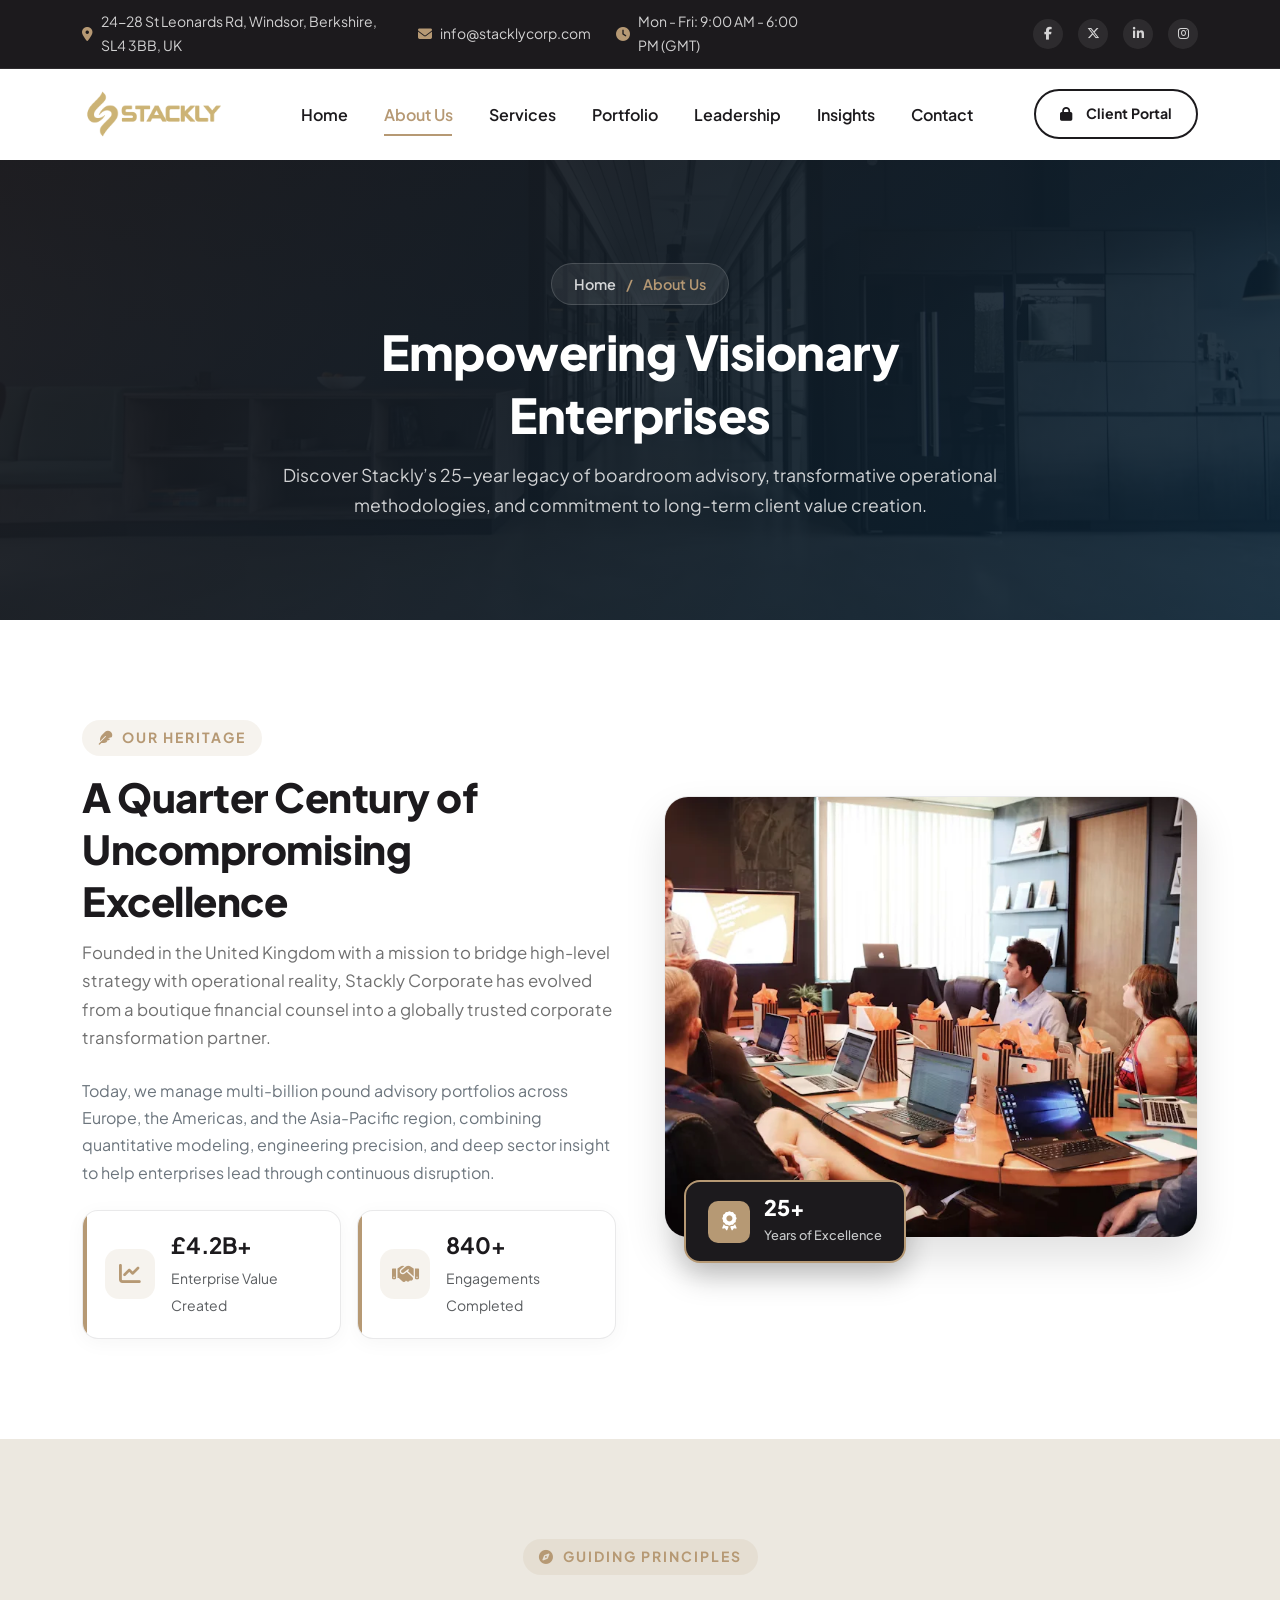
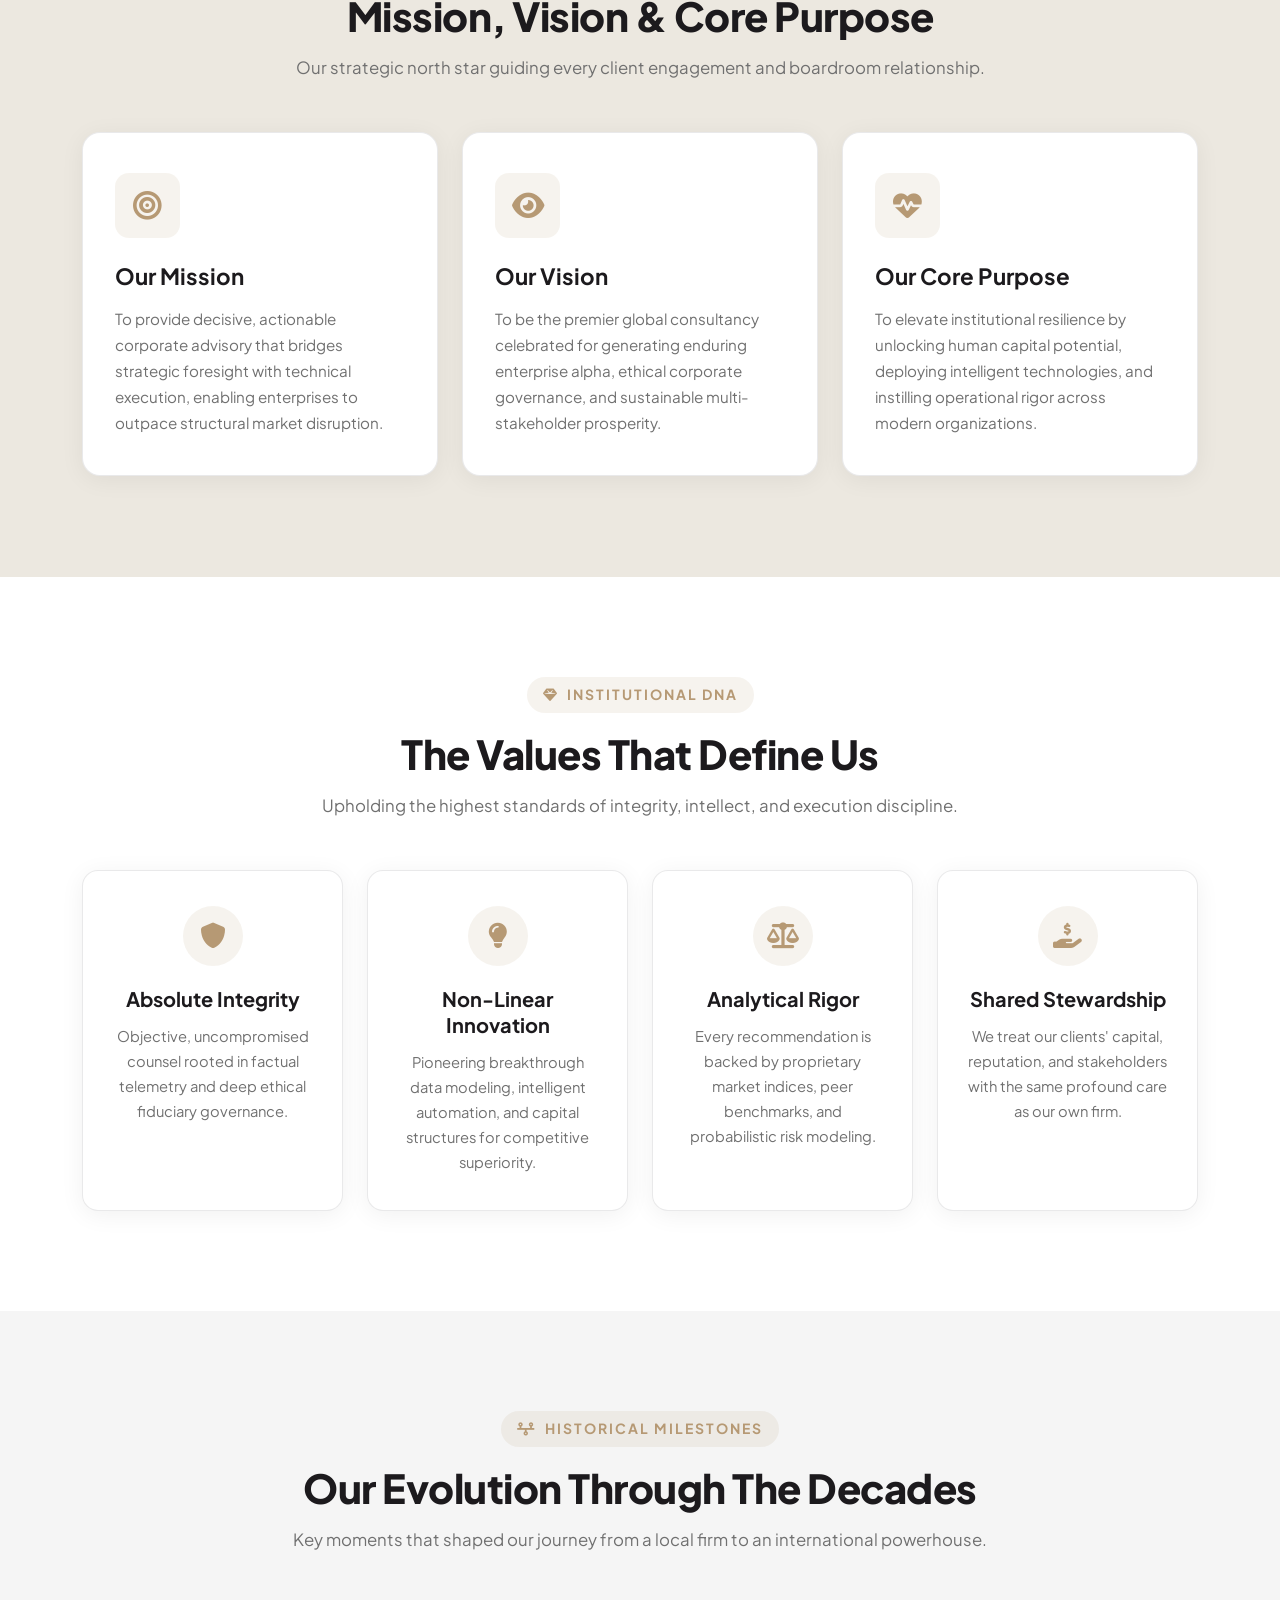
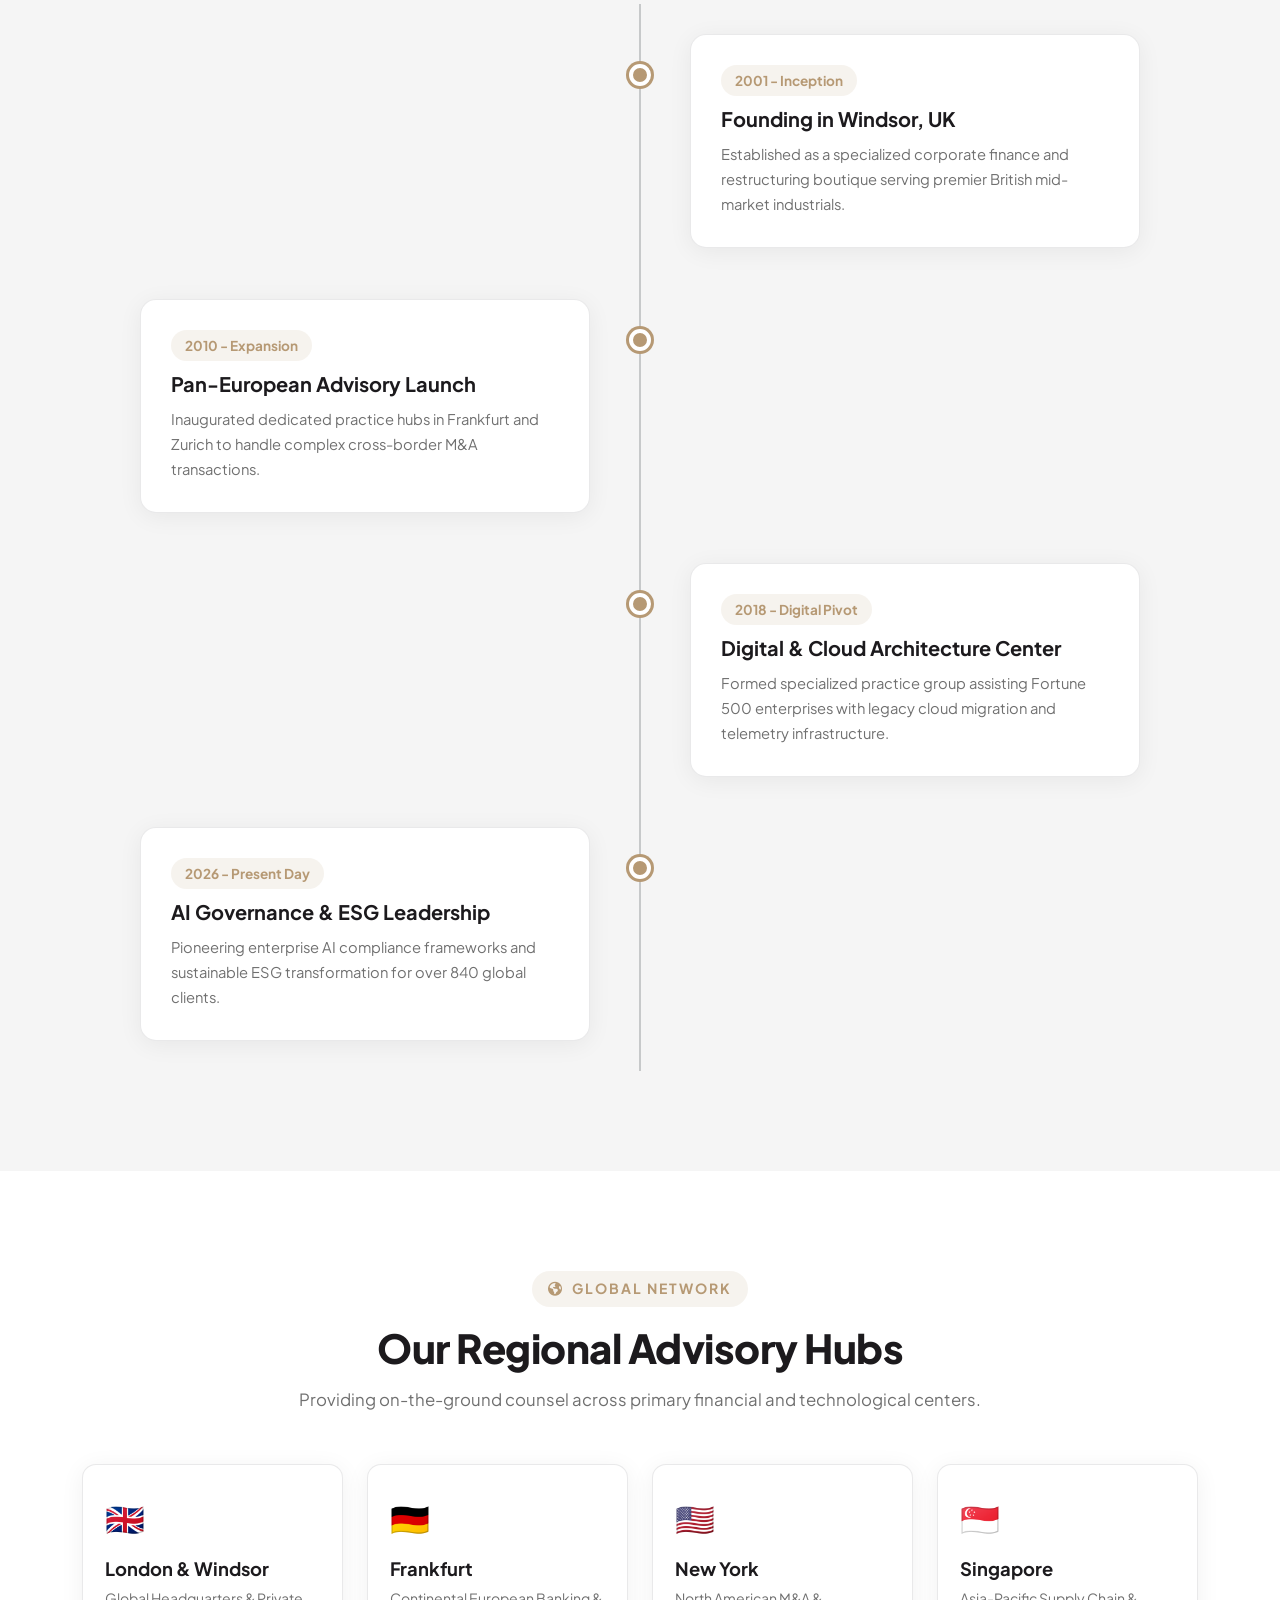
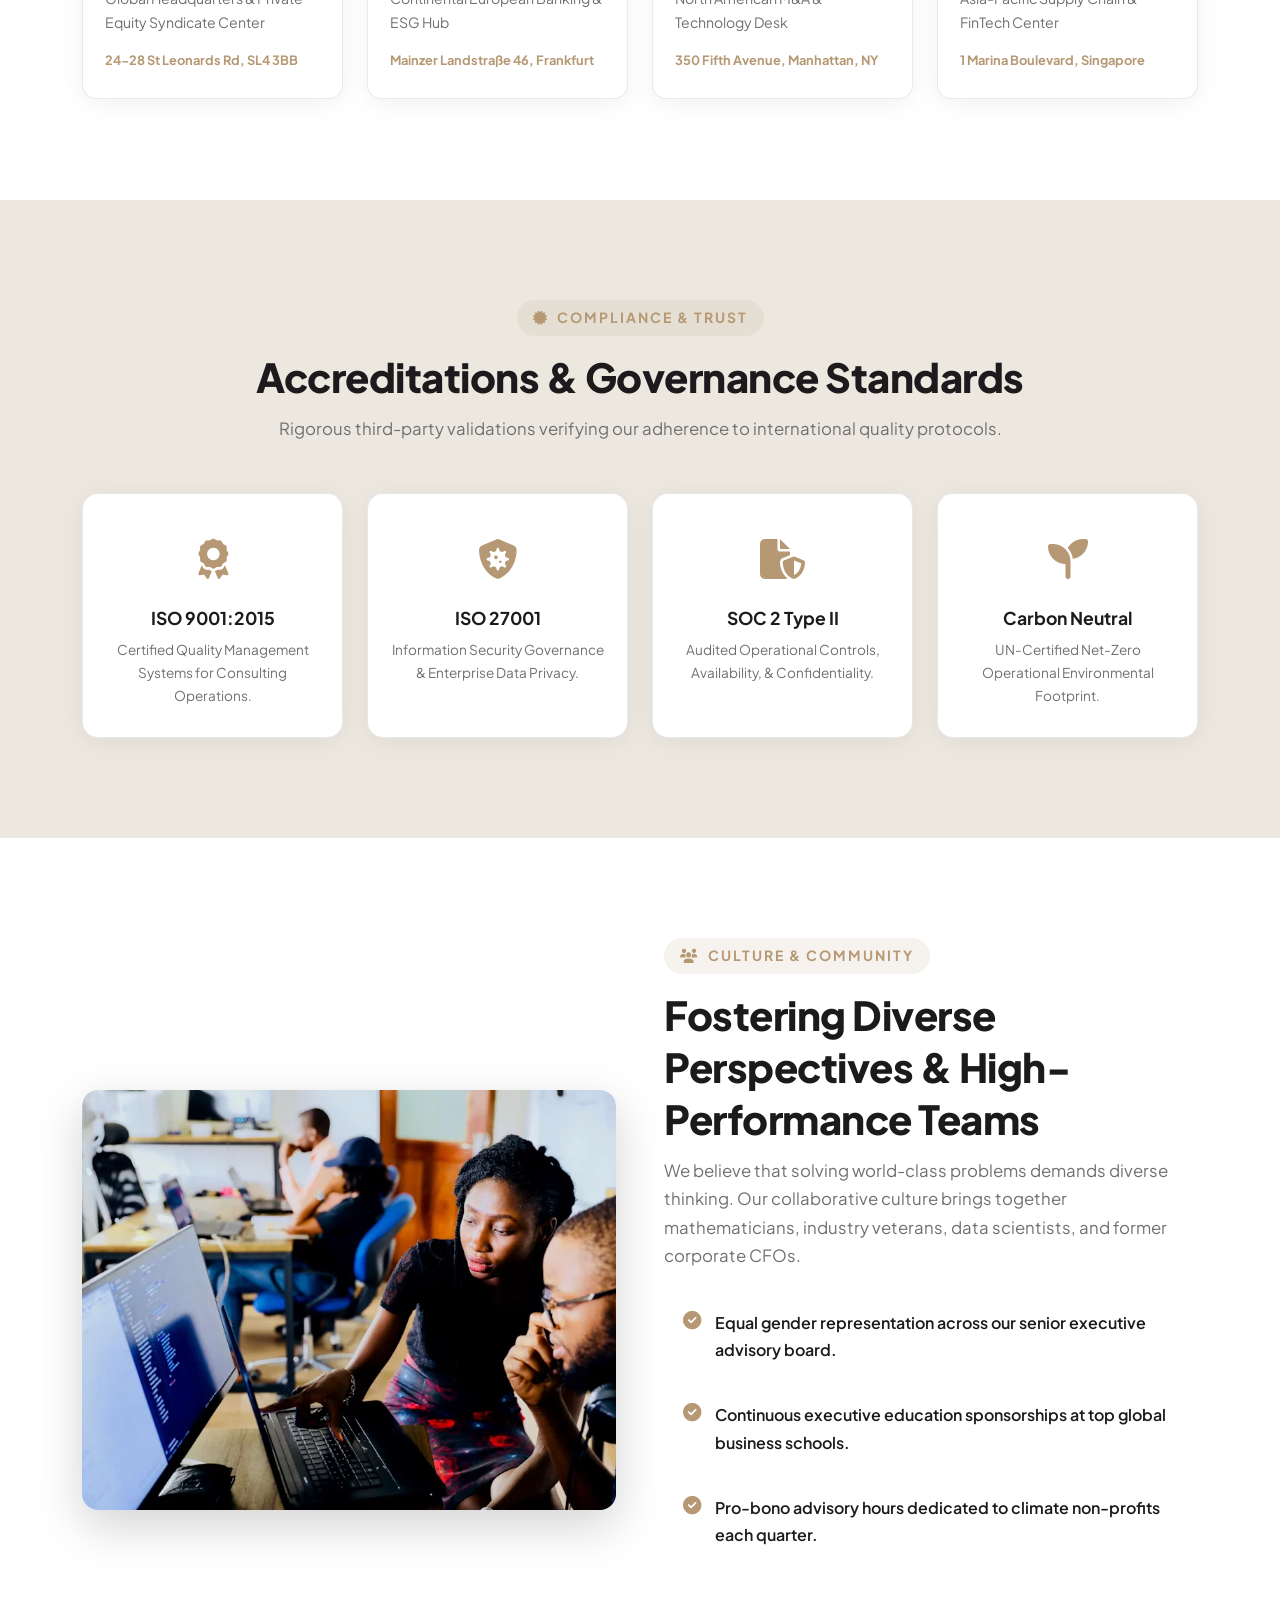
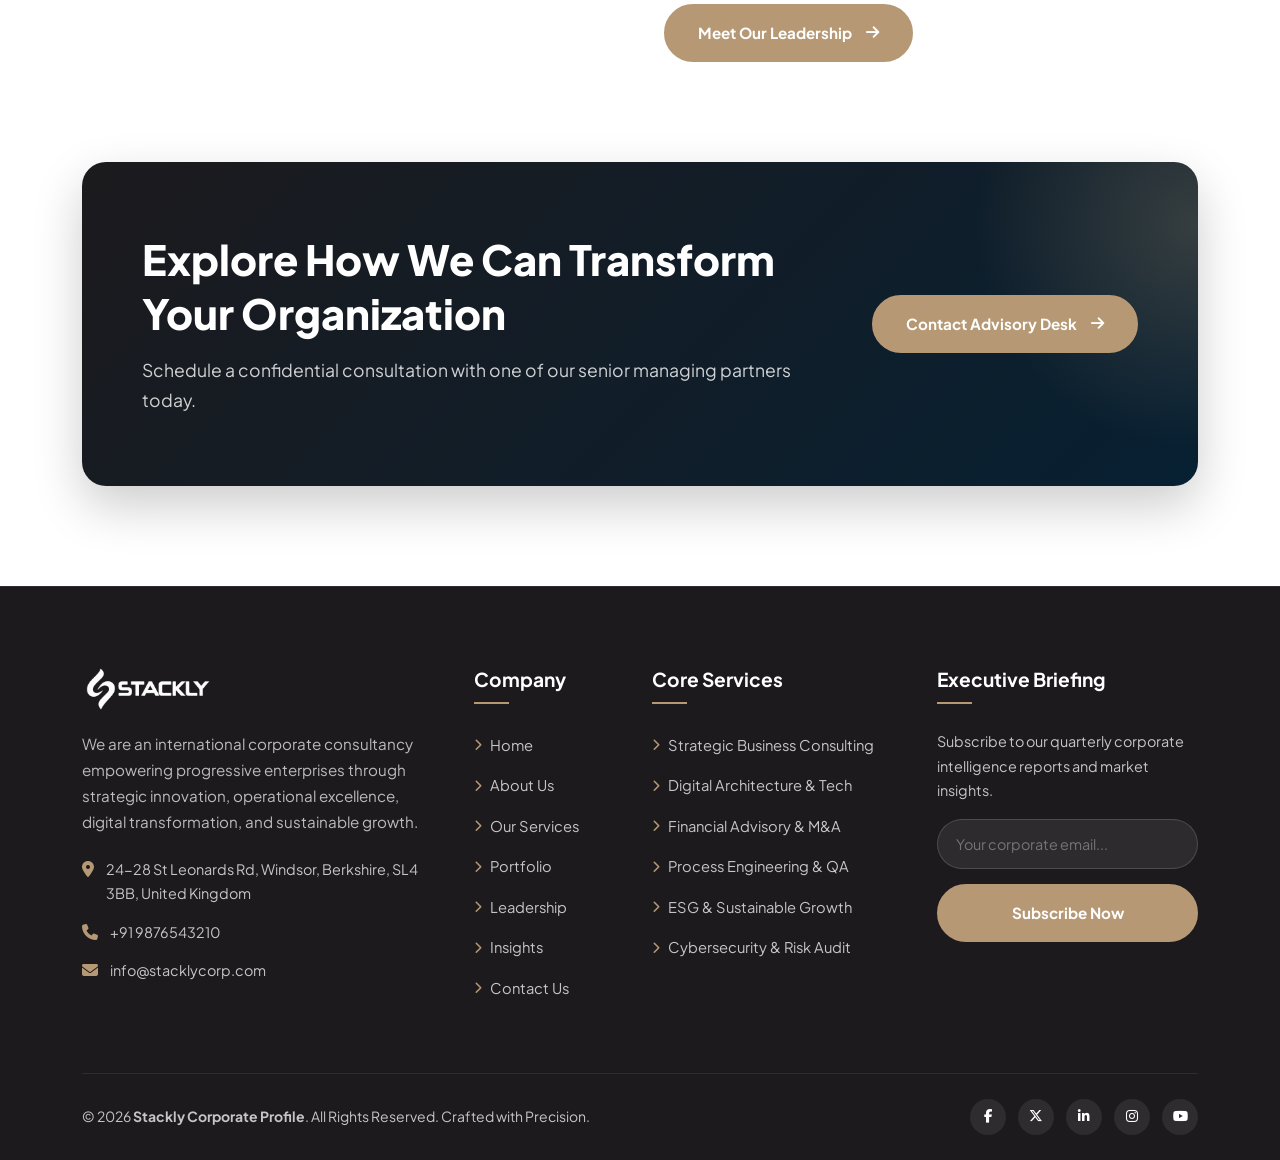
<file: pages/about.html>
<!doctype html>
<html lang="en">
  <head>
    <meta charset="UTF-8" />
    <meta name="viewport" content="width=device-width, initial-scale=1.0" />
    <title>About Us - Stackly Corporate Profile</title>

    <!-- Favicon -->
    <link
      rel="shortcut icon"
      href="../assets/images/logoStackly.webp"
      type="image/webp"
    />

    <!-- Google Fonts -->
    <link rel="preconnect" href="https://fonts.googleapis.com" />
    <link rel="preconnect" href="https://fonts.gstatic.com" crossorigin />
    <link
      href="https://fonts.googleapis.com/css2?family=Plus+Jakarta+Sans:ital,wght@0,300;0,400;0,500;0,600;0,700;0,800;1,400;1,600;1,700&display=swap"
      rel="stylesheet"
    />

    <!-- Bootstrap 5 CSS -->
    <link
      href="https://cdn.jsdelivr.net/npm/bootstrap@5.3.3/dist/css/bootstrap.min.css"
      rel="stylesheet"
    />

    <!-- Font Awesome 6 Icons (Latest CDN) -->
    <link
      rel="stylesheet"
      href="https://cdnjs.cloudflare.com/ajax/libs/font-awesome/6.5.1/css/all.min.css"
    />

    <!-- Main Theme CSS & About Page CSS -->
    <link rel="stylesheet" href="../assets/css/styles.css" />
    <link rel="stylesheet" href="../assets/css/about.css" />
  </head>
  <body>
    <!-- Common Header Component -->
    <div id="header-placeholder"></div>

    <!-- ==========================================
         Section 1: Common Subpage Banner
         ========================================== -->
    <section
      class="page-banner"
      style="
        background-image: url(&quot;../assets/images/about/about-banner-image.webp&quot;);
      "
    >
      <div class="container">
        <div class="page-banner-content reveal reveal-fade-up">
          <div class="custom-breadcrumb mb-3">
            <a href="../index.html">Home</a>
            <span class="separator">/</span>
            <span class="current">About Us</span>
          </div>
          <h1>Empowering Visionary Enterprises</h1>
          <p>
            Discover Stackly’s 25-year legacy of boardroom advisory,
            transformative operational methodologies, and commitment to
            long-term client value creation.
          </p>
        </div>
      </div>
    </section>

    <!-- ==========================================
         Section 2: Corporate Heritage & Foundational Story
         ========================================== -->
    <section class="section-padding heritage-section">
      <div class="container">
        <div class="row align-items-center g-5">
          <div class="col-lg-6 reveal reveal-fade-left">
            <div class="section-title mb-4">
              <span class="sub-title"
                ><i class="fa-solid fa-feather"></i> Our Heritage</span
              >
              <h2>A Quarter Century of Uncompromising Excellence</h2>
              <p>
                Founded in the United Kingdom with a mission to bridge
                high-level strategy with operational reality, Stackly Corporate
                has evolved from a boutique financial counsel into a globally
                trusted corporate transformation partner.
              </p>
            </div>
            <p class="mb-4 text-secondary">
              Today, we manage multi-billion pound advisory portfolios across
              Europe, the Americas, and the Asia-Pacific region, combining
              quantitative modeling, engineering precision, and deep sector
              insight to help enterprises lead through continuous disruption.
            </p>
            <div class="row g-3">
              <div class="col-sm-6">
                <div class="heritage-stat-card">
                  <div class="heritage-stat-icon">
                    <i class="fa-solid fa-chart-line"></i>
                  </div>
                  <div class="heritage-stat-info">
                    <h4 class="fw-bold mb-1">£4.2B+</h4>
                    <small class="text-muted">Enterprise Value Created</small>
                  </div>
                </div>
              </div>
              <div class="col-sm-6">
                <div class="heritage-stat-card">
                  <div class="heritage-stat-icon">
                    <i class="fa-solid fa-handshake"></i>
                  </div>
                  <div class="heritage-stat-info">
                    <h4 class="fw-bold mb-1">840+</h4>
                    <small class="text-muted">Engagements Completed</small>
                  </div>
                </div>
              </div>
            </div>
          </div>
          <div class="col-lg-6 reveal reveal-fade-right reveal-delay-150">
            <div class="heritage-image-wrapper">
              <div class="heritage-image-container">
                <img
                  src="../assets/images/about/about-heritage-img.webp"
                  alt="Corporate Strategy Session"
                  class="heritage-img"
                />
                <div class="heritage-img-glow"></div>
              </div>
              <div class="heritage-experience-badge">
                <div class="badge-icon"><i class="fa-solid fa-award"></i></div>
                <div class="badge-text">
                  <span class="badge-years">25+</span>
                  <span class="badge-sub">Years of Excellence</span>
                </div>
              </div>
            </div>
          </div>
        </div>
      </div>
    </section>

    <!-- ==========================================
         Section 3: Mission, Vision & Purpose Triad
         ========================================== -->
    <section class="section-padding section-bg">
      <div class="container">
        <div class="section-title text-center reveal reveal-fade-up">
          <span class="sub-title"
            ><i class="fa-solid fa-compass"></i> Guiding Principles</span
          >
          <h2>Mission, Vision & Core Purpose</h2>
          <p>
            Our strategic north star guiding every client engagement and
            boardroom relationship.
          </p>
        </div>
        <div class="row g-4">
          <div class="col-lg-4 reveal reveal-fade-up reveal-delay-100">
            <div class="mission-card">
              <div class="mission-icon">
                <i class="fa-solid fa-bullseye"></i>
              </div>
              <h3>Our Mission</h3>
              <p>
                To provide decisive, actionable corporate advisory that bridges
                strategic foresight with technical execution, enabling
                enterprises to outpace structural market disruption.
              </p>
            </div>
          </div>
          <div class="col-lg-4 reveal reveal-fade-up reveal-delay-200">
            <div class="mission-card">
              <div class="mission-icon"><i class="fa-solid fa-eye"></i></div>
              <h3>Our Vision</h3>
              <p>
                To be the premier global consultancy celebrated for generating
                enduring enterprise alpha, ethical corporate governance, and
                sustainable multi-stakeholder prosperity.
              </p>
            </div>
          </div>
          <div class="col-lg-4 reveal reveal-fade-up reveal-delay-300">
            <div class="mission-card">
              <div class="mission-icon">
                <i class="fa-solid fa-heart-pulse"></i>
              </div>
              <h3>Our Core Purpose</h3>
              <p>
                To elevate institutional resilience by unlocking human capital
                potential, deploying intelligent technologies, and instilling
                operational rigor across modern organizations.
              </p>
            </div>
          </div>
        </div>
      </div>
    </section>

    <!-- ==========================================
         Section 4: Core Value Pillars
         ========================================== -->
    <section class="section-padding">
      <div class="container">
        <div class="section-title text-center reveal reveal-fade-up">
          <span class="sub-title"
            ><i class="fa-solid fa-gem"></i> Institutional DNA</span
          >
          <h2>The Values That Define Us</h2>
          <p>
            Upholding the highest standards of integrity, intellect, and
            execution discipline.
          </p>
        </div>
        <div class="row g-4">
          <div class="col-lg-3 col-md-6 reveal reveal-fade-up reveal-delay-100">
            <div class="value-box">
              <div class="value-icon">
                <i class="fa-solid fa-shield"></i>
              </div>
              <h4>Absolute Integrity</h4>
              <p>
                Objective, uncompromised counsel rooted in factual telemetry and
                deep ethical fiduciary governance.
              </p>
            </div>
          </div>
          <div class="col-lg-3 col-md-6 reveal reveal-fade-up reveal-delay-200">
            <div class="value-box">
              <div class="value-icon">
                <i class="fa-solid fa-lightbulb"></i>
              </div>
              <h4>Non-Linear Innovation</h4>
              <p>
                Pioneering breakthrough data modeling, intelligent automation,
                and capital structures for competitive superiority.
              </p>
            </div>
          </div>
          <div class="col-lg-3 col-md-6 reveal reveal-fade-up reveal-delay-300">
            <div class="value-box">
              <div class="value-icon">
                <i class="fa-solid fa-scale-balanced"></i>
              </div>
              <h4>Analytical Rigor</h4>
              <p>
                Every recommendation is backed by proprietary market indices,
                peer benchmarks, and probabilistic risk modeling.
              </p>
            </div>
          </div>
          <div class="col-lg-3 col-md-6 reveal reveal-fade-up reveal-delay-400">
            <div class="value-box">
              <div class="value-icon">
                <i class="fa-solid fa-hand-holding-dollar"></i>
              </div>
              <h4>Shared Stewardship</h4>
              <p>
                We treat our clients' capital, reputation, and stakeholders with
                the same profound care as our own firm.
              </p>
            </div>
          </div>
        </div>
      </div>
    </section>

    <!-- ==========================================
         Section 5: 10-Year Interactive Milestone Timeline
         ========================================== -->
    <section class="section-padding section-bg-2">
      <div class="container">
        <div class="section-title text-center reveal reveal-fade-up">
          <span class="sub-title"
            ><i class="fa-solid fa-timeline"></i> Historical Milestones</span
          >
          <h2>Our Evolution Through The Decades</h2>
          <p>
            Key moments that shaped our journey from a local firm to an
            international powerhouse.
          </p>
        </div>
        <div class="timeline-track">
          <!-- Node 1 -->
          <div class="timeline-node reveal reveal-fade-up reveal-delay-100">
            <div class="timeline-dot"></div>
            <div class="timeline-content">
              <span class="timeline-year">2001 - Inception</span>
              <h4>Founding in Windsor, UK</h4>
              <p>
                Established as a specialized corporate finance and restructuring
                boutique serving premier British mid-market industrials.
              </p>
            </div>
          </div>
          <!-- Node 2 -->
          <div class="timeline-node reveal reveal-fade-up reveal-delay-200">
            <div class="timeline-dot"></div>
            <div class="timeline-content">
              <span class="timeline-year">2010 - Expansion</span>
              <h4>Pan-European Advisory Launch</h4>
              <p>
                Inaugurated dedicated practice hubs in Frankfurt and Zurich to
                handle complex cross-border M&A transactions.
              </p>
            </div>
          </div>
          <!-- Node 3 -->
          <div class="timeline-node reveal reveal-fade-up reveal-delay-300">
            <div class="timeline-dot"></div>
            <div class="timeline-content">
              <span class="timeline-year">2018 - Digital Pivot</span>
              <h4>Digital & Cloud Architecture Center</h4>
              <p>
                Formed specialized practice group assisting Fortune 500
                enterprises with legacy cloud migration and telemetry
                infrastructure.
              </p>
            </div>
          </div>
          <!-- Node 4 -->
          <div class="timeline-node reveal reveal-fade-up reveal-delay-400">
            <div class="timeline-dot"></div>
            <div class="timeline-content">
              <span class="timeline-year">2026 - Present Day</span>
              <h4>AI Governance & ESG Leadership</h4>
              <p>
                Pioneering enterprise AI compliance frameworks and sustainable
                ESG transformation for over 840 global clients.
              </p>
            </div>
          </div>
        </div>
      </div>
    </section>

    <!-- ==========================================
         Section 6: Global Presence & Regional Hubs
         ========================================== -->
    <section class="section-padding">
      <div class="container">
        <div class="section-title text-center reveal reveal-fade-up">
          <span class="sub-title"
            ><i class="fa-solid fa-earth-americas"></i> Global Network</span
          >
          <h2>Our Regional Advisory Hubs</h2>
          <p>
            Providing on-the-ground counsel across primary financial and
            technological centers.
          </p>
        </div>
        <div class="row g-4">
          <div class="col-lg-3 col-md-6 reveal reveal-fade-up reveal-delay-100">
            <div class="regional-hub-card">
              <div class="hub-flag">🇬🇧</div>
              <h4>London & Windsor</h4>
              <p>Global Headquarters & Private Equity Syndicate Center</p>
              <span>24-28 St Leonards Rd, SL4 3BB</span>
            </div>
          </div>
          <div class="col-lg-3 col-md-6 reveal reveal-fade-up reveal-delay-200">
            <div class="regional-hub-card">
              <div class="hub-flag">🇩🇪</div>
              <h4>Frankfurt</h4>
              <p>Continental European Banking & ESG Hub</p>
              <span>Mainzer Landstraße 46, Frankfurt</span>
            </div>
          </div>
          <div class="col-lg-3 col-md-6 reveal reveal-fade-up reveal-delay-300">
            <div class="regional-hub-card">
              <div class="hub-flag">🇺🇸</div>
              <h4>New York</h4>
              <p>North American M&A & Technology Desk</p>
              <span>350 Fifth Avenue, Manhattan, NY</span>
            </div>
          </div>
          <div class="col-lg-3 col-md-6 reveal reveal-fade-up reveal-delay-400">
            <div class="regional-hub-card">
              <div class="hub-flag">🇸🇬</div>
              <h4>Singapore</h4>
              <p>Asia-Pacific Supply Chain & FinTech Center</p>
              <span>1 Marina Boulevard, Singapore</span>
            </div>
          </div>
        </div>
      </div>
    </section>

    <!-- ==========================================
         Section 7: Certifications & Governance Standards
         ========================================== -->
    <section class="section-padding section-bg">
      <div class="container">
        <div class="section-title text-center reveal reveal-fade-up">
          <span class="sub-title"
            ><i class="fa-solid fa-certificate"></i> Compliance & Trust</span
          >
          <h2>Accreditations & Governance Standards</h2>
          <p>
            Rigorous third-party validations verifying our adherence to
            international quality protocols.
          </p>
        </div>
        <div class="row g-4">
          <div class="col-lg-3 col-sm-6 reveal reveal-fade-up reveal-delay-100">
            <div class="cert-badge-card">
              <div class="cert-icon"><i class="fa-solid fa-award"></i></div>
              <h5>ISO 9001:2015</h5>
              <p>
                Certified Quality Management Systems for Consulting Operations.
              </p>
            </div>
          </div>
          <div class="col-lg-3 col-sm-6 reveal reveal-fade-up reveal-delay-200">
            <div class="cert-badge-card">
              <div class="cert-icon">
                <i class="fa-solid fa-shield-virus"></i>
              </div>
              <h5>ISO 27001</h5>
              <p>Information Security Governance & Enterprise Data Privacy.</p>
            </div>
          </div>
          <div class="col-lg-3 col-sm-6 reveal reveal-fade-up reveal-delay-300">
            <div class="cert-badge-card">
              <div class="cert-icon">
                <i class="fa-solid fa-file-shield"></i>
              </div>
              <h5>SOC 2 Type II</h5>
              <p>
                Audited Operational Controls, Availability, & Confidentiality.
              </p>
            </div>
          </div>
          <div class="col-lg-3 col-sm-6 reveal reveal-fade-up reveal-delay-400">
            <div class="cert-badge-card">
              <div class="cert-icon"><i class="fa-solid fa-seedling"></i></div>
              <h5>Carbon Neutral</h5>
              <p>UN-Certified Net-Zero Operational Environmental Footprint.</p>
            </div>
          </div>
        </div>
      </div>
    </section>

    <!-- ==========================================
         Section 8: Culture & Diversity Commitment
         ========================================== -->
    <section class="section-padding">
      <div class="container">
        <div class="row align-items-center g-5">
          <div class="col-lg-6 reveal reveal-fade-left">
            <img
              src="../assets/images/about/about-culture-and-community-img.webp"
              alt="Inclusive Corporate Culture"
              class="rounded-4 shadow-lg w-100"
              style="height: 420px; object-fit: cover"
            />
          </div>
          <div class="col-lg-6 reveal reveal-fade-right reveal-delay-150">
            <div class="section-title mb-4">
              <span class="sub-title"
                ><i class="fa-solid fa-users"></i> Culture & Community</span
              >
              <h2>Fostering Diverse Perspectives & High-Performance Teams</h2>
              <p>
                We believe that solving world-class problems demands diverse
                thinking. Our collaborative culture brings together
                mathematicians, industry veterans, data scientists, and former
                corporate CFOs.
              </p>
            </div>
            <ul class="about-feature-list">
              <li>
                <i class="fa-solid fa-circle-check"></i> Equal gender
                representation across our senior executive advisory board.
              </li>
              <li>
                <i class="fa-solid fa-circle-check"></i> Continuous executive
                education sponsorships at top global business schools.
              </li>
              <li>
                <i class="fa-solid fa-circle-check"></i> Pro-bono advisory hours
                dedicated to climate non-profits each quarter.
              </li>
            </ul>
            <a href="#" class="theme-btn mt-2"
              >Meet Our Leadership <i class="fa-solid fa-arrow-right ms-1"></i
            ></a>
          </div>
        </div>
      </div>
    </section>

    <!-- ==========================================
         Section 9: Call To Action Banner
         ========================================== -->
    <section class="section-padding pt-0">
      <div class="container">
        <div class="cta-box-banner reveal reveal-zoom-in">
          <div class="row align-items-center">
            <div class="col-lg-8">
              <h2>Explore How We Can Transform Your Organization</h2>
              <p>
                Schedule a confidential consultation with one of our senior
                managing partners today.
              </p>
            </div>
            <div class="col-lg-4 text-lg-end mt-4 mt-lg-0">
              <a href="#" class="theme-btn"
                >Contact Advisory Desk
                <i class="fa-solid fa-arrow-right ms-1"></i
              ></a>
            </div>
          </div>
        </div>
      </div>
    </section>

    <!-- Common Footer Component -->
    <div id="footer-placeholder"></div>

    <!-- Bootstrap Bundle JS -->
    <script src="https://cdn.jsdelivr.net/npm/bootstrap@5.3.3/dist/js/bootstrap.bundle.min.js"></script>

    <!-- Main Script JS -->
    <script src="../assets/js/script.js"></script>
  </body>
</html>
</file>
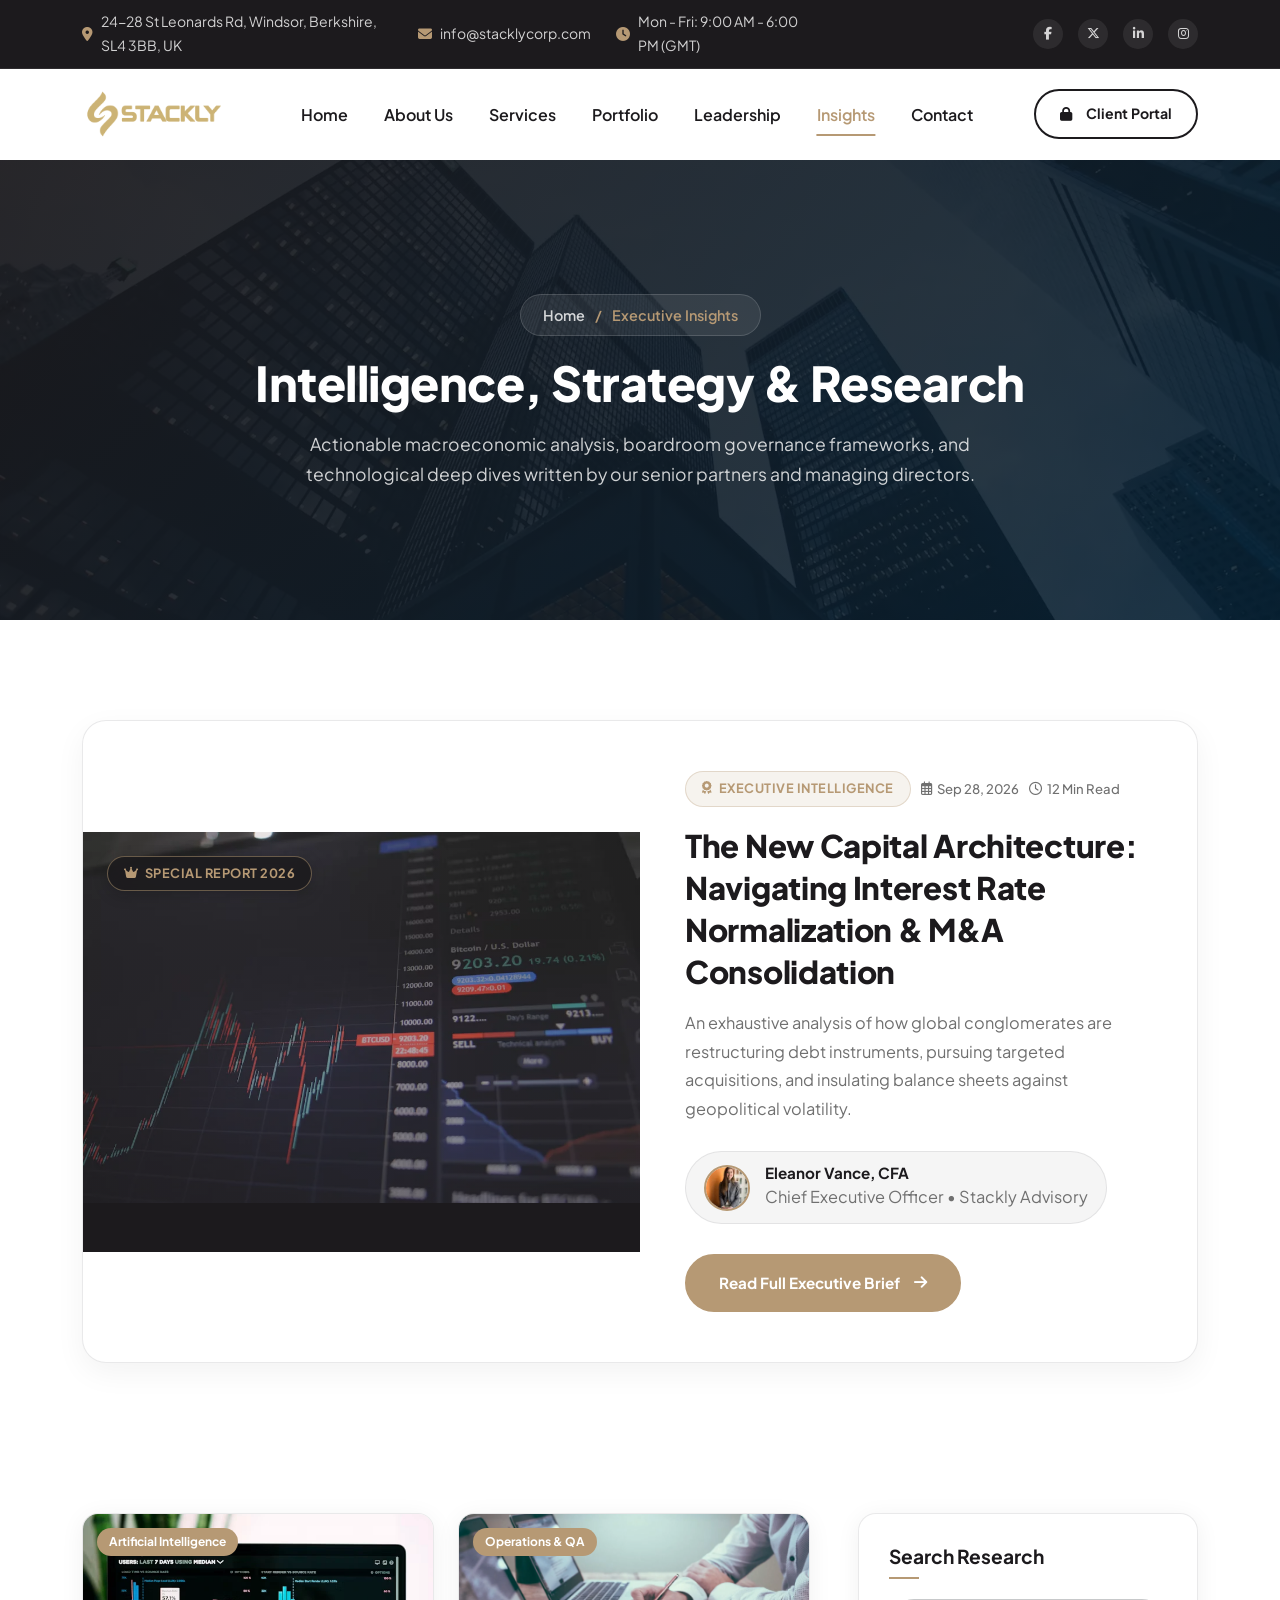
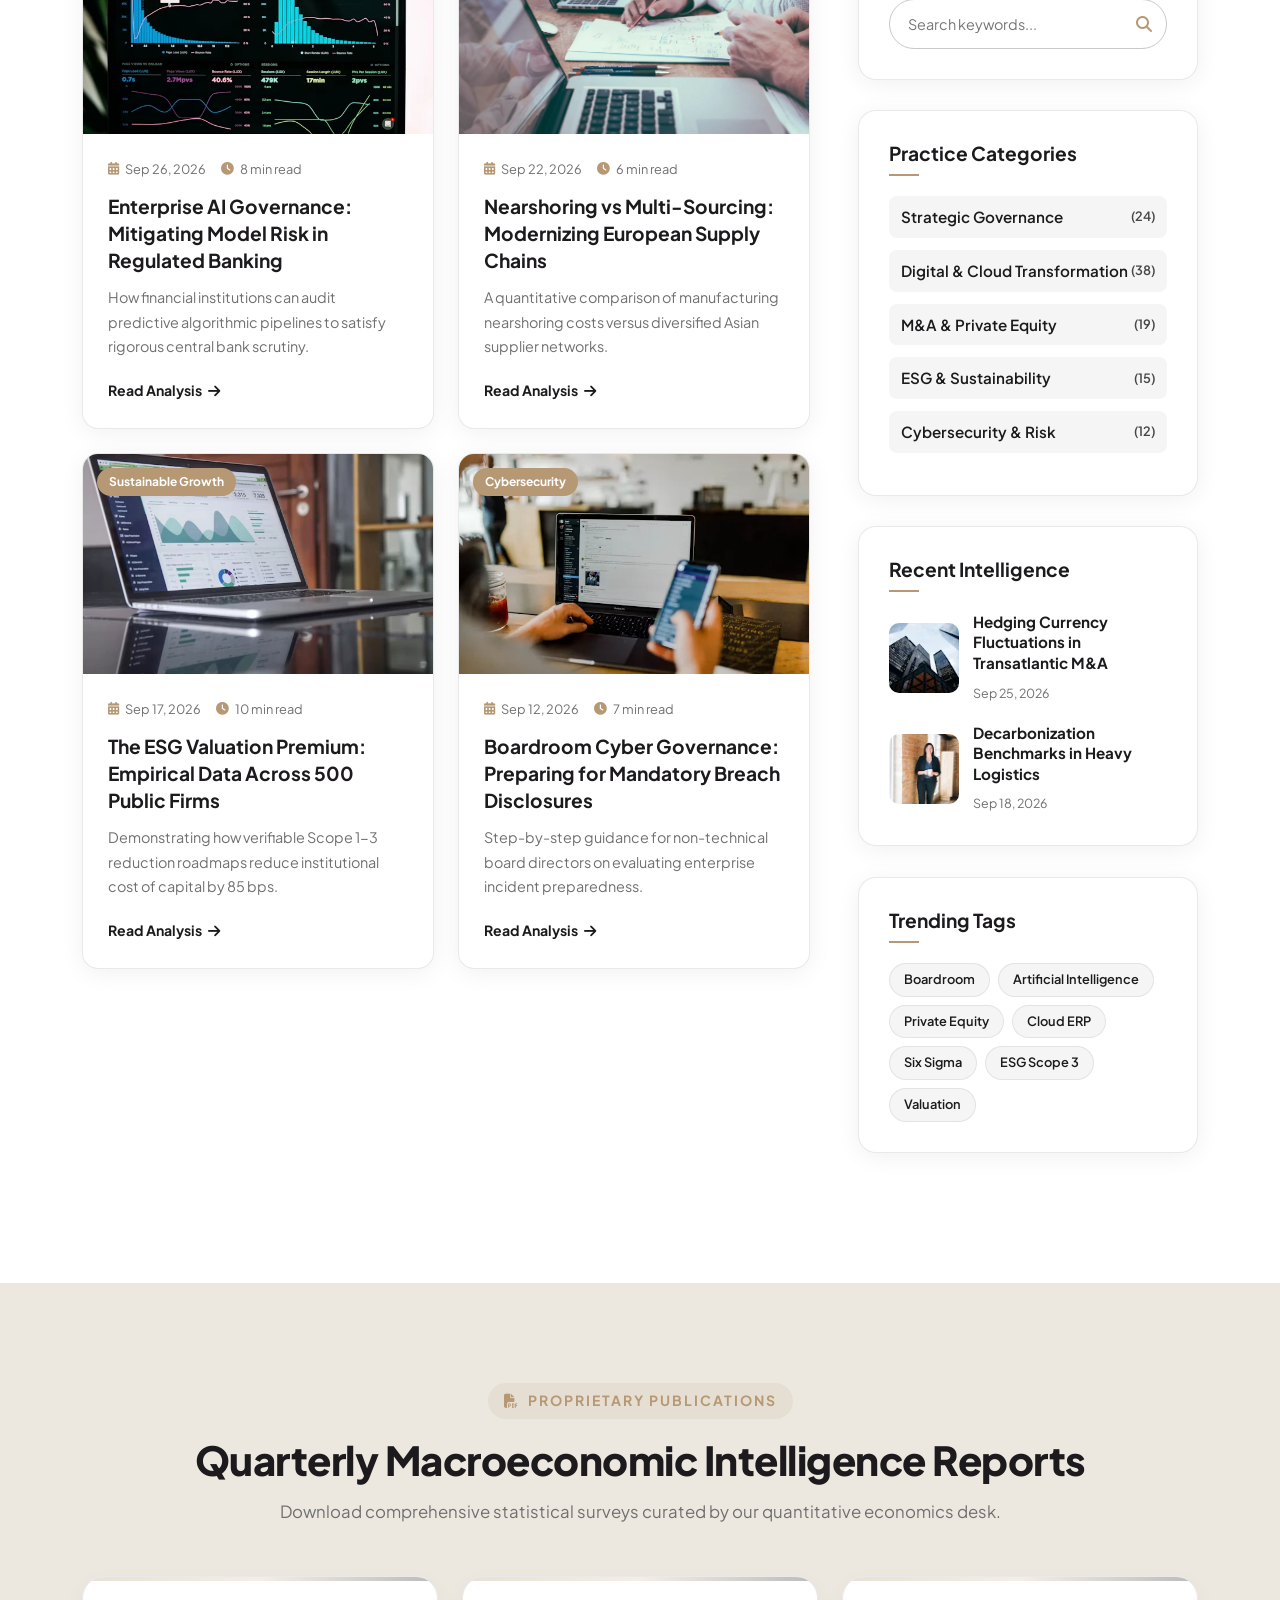
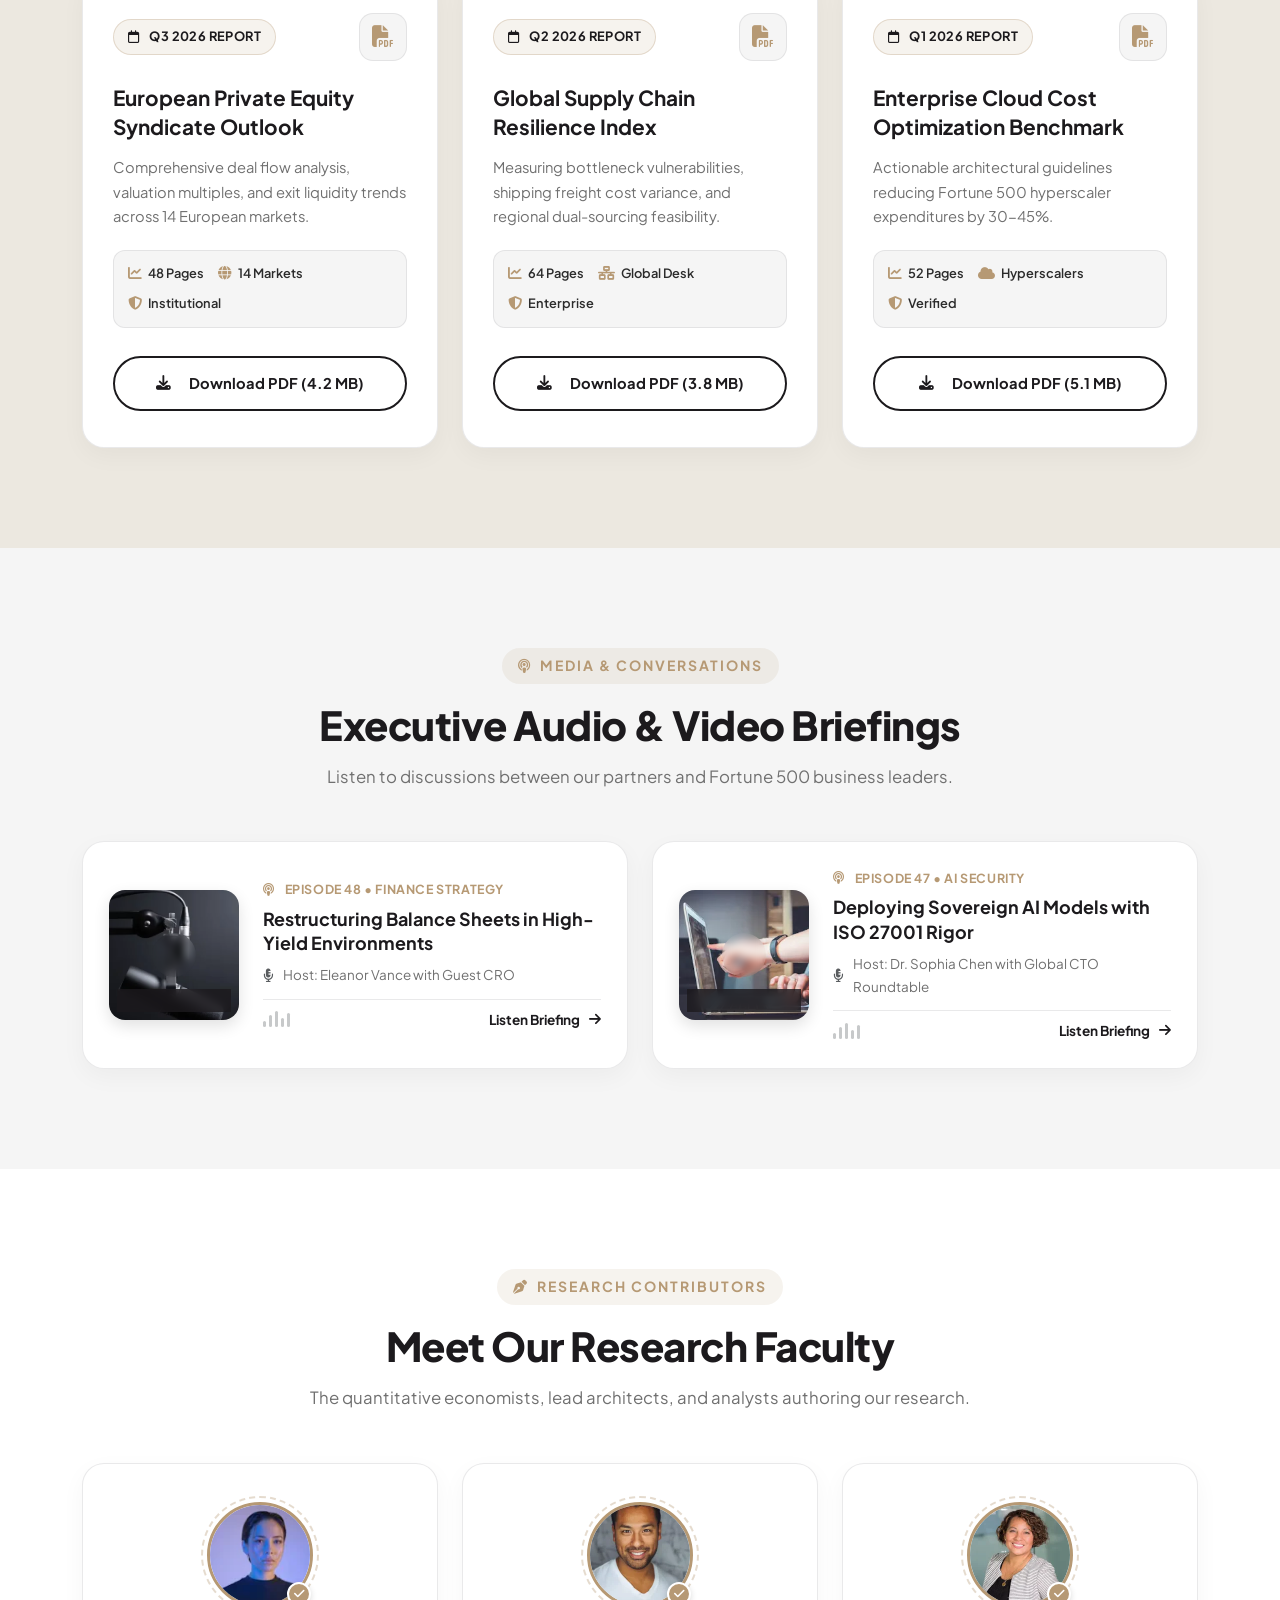
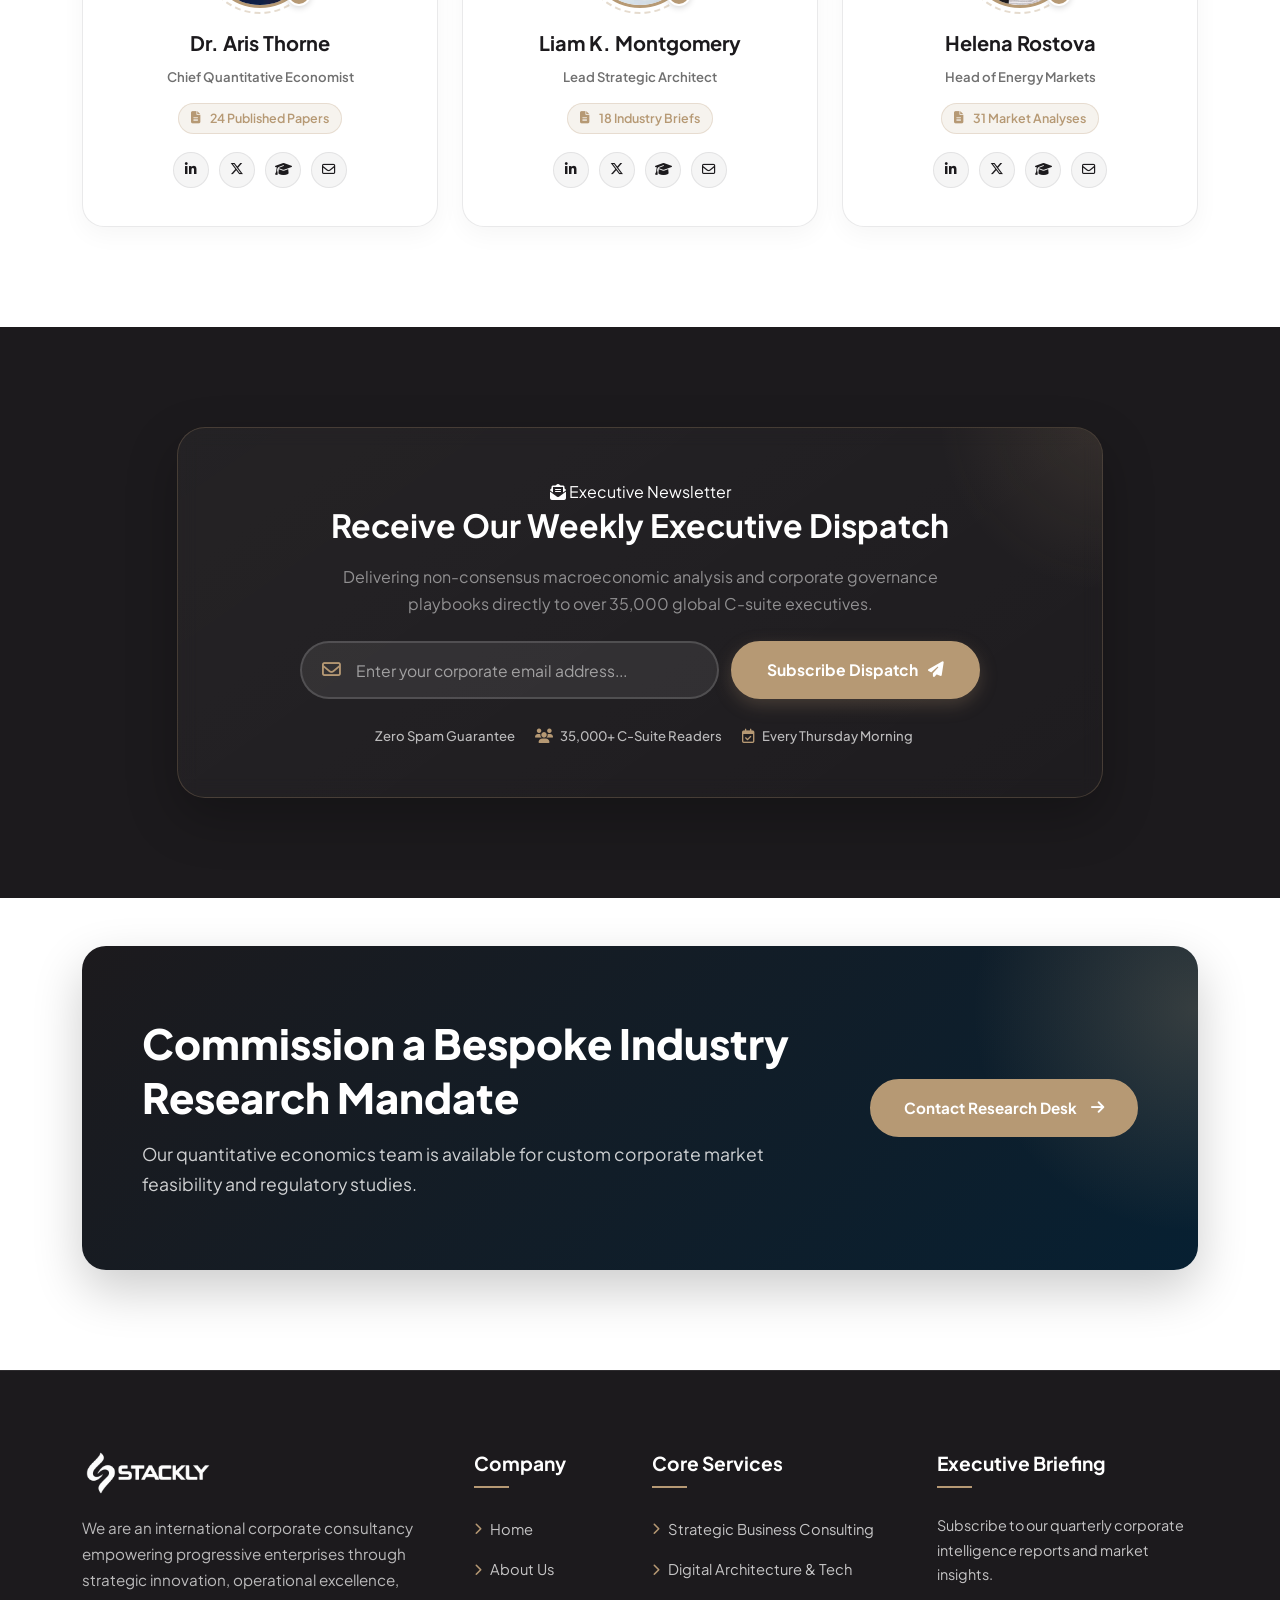
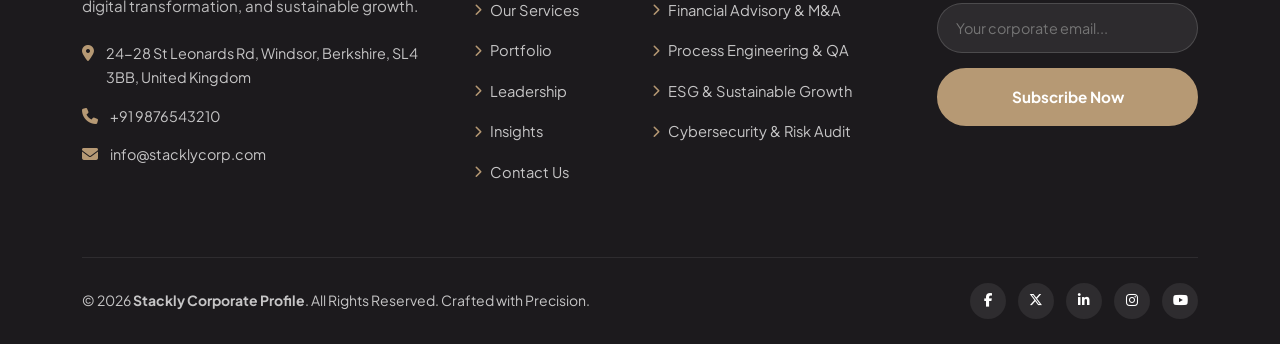
<file: pages/blog.html>
<!doctype html>
<html lang="en">
  <head>
    <meta charset="UTF-8" />
    <meta name="viewport" content="width=device-width, initial-scale=1.0" />
    <title>Insights & Thought Leadership - Stackly Corporate Profile</title>

    <!-- Favicon -->
    <link
      rel="shortcut icon"
      href="../assets/images/logoStackly.webp"
      type="image/webp"
    />

    <!-- Google Fonts -->
    <link rel="preconnect" href="https://fonts.googleapis.com" />
    <link rel="preconnect" href="https://fonts.gstatic.com" crossorigin />
    <link
      href="https://fonts.googleapis.com/css2?family=Plus+Jakarta+Sans:ital,wght@0,300;0,400;0,500;0,600;0,700;0,800;1,400;1,600;1,700&display=swap"
      rel="stylesheet"
    />

    <!-- Bootstrap 5 CSS -->
    <link
      href="https://cdn.jsdelivr.net/npm/bootstrap@5.3.3/dist/css/bootstrap.min.css"
      rel="stylesheet"
    />

    <!-- Font Awesome 6 Icons (Latest CDN) -->
    <link
      rel="stylesheet"
      href="https://cdnjs.cloudflare.com/ajax/libs/font-awesome/6.5.1/css/all.min.css"
    />

    <!-- Main Theme CSS & Blog Page CSS -->
    <link rel="stylesheet" href="../assets/css/styles.css" />
    <link rel="stylesheet" href="../assets/css/blog.css" />
  </head>
  <body>
    <!-- Common Header Component -->
    <div id="header-placeholder"></div>

    <!-- Section 1: Common Subpage Banner -->
    <section
      class="page-banner"
      style="
        background-image: url(&quot;../assets/images/blog/blog-banner-image.webp&quot;);
      "
    >
      <div class="container">
        <div class="page-banner-content reveal reveal-fade-up">
          <div class="custom-breadcrumb mb-3">
            <a href="../index.html">Home</a>
            <span class="separator">/</span>
            <span class="current">Executive Insights</span>
          </div>
          <h1>Intelligence, Strategy & Research</h1>
          <p>
            Actionable macroeconomic analysis, boardroom governance frameworks,
            and technological deep dives written by our senior partners and
            managing directors.
          </p>
        </div>
      </div>
    </section>

    <!-- Section 2: Featured Hero Editorial Article -->
    <section class="section-padding pb-0">
      <div class="container">
        <div class="blog-featured-hero reveal reveal-fade-up">
          <div class="row g-0 align-items-center">
            <div class="col-lg-6">
              <div class="featured-article-img">
                <span class="featured-img-badge">
                  <i class="fa-solid fa-crown"></i> Special Report 2026
                </span>
                <img
                  src="../assets/images/blog/blog-macroeconomic-analysis-report.webp"
                  alt="Macroeconomic Analysis"
                />
                <div class="featured-img-overlay"></div>
              </div>
            </div>
            <div class="col-lg-6">
              <div class="featured-article-content">
                <div class="featured-meta-row">
                  <span class="featured-tag">
                    <i class="fa-solid fa-award"></i> Executive Intelligence
                  </span>
                  <span class="featured-meta-pill">
                    <i class="fa-regular fa-calendar-days"></i> Sep 28, 2026
                  </span>
                  <span class="featured-meta-pill">
                    <i class="fa-regular fa-clock"></i> 12 Min Read
                  </span>
                </div>
                <h2>
                  <a href="#"
                    >The New Capital Architecture: Navigating Interest Rate
                    Normalization &amp; M&amp;A Consolidation</a
                  >
                </h2>
                <p>
                  An exhaustive analysis of how global conglomerates are
                  restructuring debt instruments, pursuing targeted
                  acquisitions, and insulating balance sheets against
                  geopolitical volatility.
                </p>
                <div class="featured-author-box">
                  <div class="featured-author-avatar">
                    <img
                      src="../assets/images/blog/blog-analysis-report-avatar.webp"
                      alt="Eleanor Vance"
                    />
                  </div>
                  <div>
                    <h6 class="featured-author-name">Eleanor Vance, CFA</h6>
                    <p class="featured-author-role mb-0">
                      Chief Executive Officer • Stackly Advisory
                    </p>
                  </div>
                </div>
                <div class="featured-actions">
                  <a href="#" class="theme-btn"
                    >Read Full Executive Brief
                    <i class="fa-solid fa-arrow-right ms-1"></i
                  ></a>
                </div>
              </div>
            </div>
          </div>
        </div>
      </div>
    </section>

    <!-- Section 3: Curated Insights Grid with Sidebar -->
    <section class="section-padding">
      <div class="container">
        <div class="row g-5">
          <!-- Main Articles Column -->
          <div class="col-lg-8">
            <div class="row g-4">
              <!-- Post 1 -->
              <div class="col-md-6 reveal reveal-fade-up reveal-delay-100">
                <div class="blog-card" id="article1">
                  <div class="blog-thumb">
                    <img
                      src="../assets/images/home/home-blog-card-img-2.webp"
                      alt="Enterprise AI Governance"
                    />
                    <span class="blog-category-badge"
                      >Artificial Intelligence</span
                    >
                  </div>
                  <div class="blog-content">
                    <ul class="blog-meta">
                      <li>
                        <i class="fa-solid fa-calendar-days"></i> Sep 26, 2026
                      </li>
                      <li><i class="fa-solid fa-clock"></i> 8 min read</li>
                    </ul>
                    <h4>
                      <a href="#"
                        >Enterprise AI Governance: Mitigating Model Risk in
                        Regulated Banking</a
                      >
                    </h4>
                    <p>
                      How financial institutions can audit predictive
                      algorithmic pipelines to satisfy rigorous central bank
                      scrutiny.
                    </p>
                    <a href="#" class="blog-read-more"
                      >Read Analysis <i class="fa-solid fa-arrow-right"></i
                    ></a>
                  </div>
                </div>
              </div>

              <!-- Post 2 -->
              <div class="col-md-6 reveal reveal-fade-up reveal-delay-200">
                <div class="blog-card">
                  <div class="blog-thumb">
                    <img
                      src="../assets/images/services/services-banner-image.webp"
                      alt="Supply Chain Resilience"
                    />
                    <span class="blog-category-badge">Operations & QA</span>
                  </div>
                  <div class="blog-content">
                    <ul class="blog-meta">
                      <li>
                        <i class="fa-solid fa-calendar-days"></i> Sep 22, 2026
                      </li>
                      <li><i class="fa-solid fa-clock"></i> 6 min read</li>
                    </ul>
                    <h4>
                      <a href="#"
                        >Nearshoring vs Multi-Sourcing: Modernizing European
                        Supply Chains</a
                      >
                    </h4>
                    <p>
                      A quantitative comparison of manufacturing nearshoring
                      costs versus diversified Asian supplier networks.
                    </p>
                    <a href="#" class="blog-read-more"
                      >Read Analysis <i class="fa-solid fa-arrow-right"></i
                    ></a>
                  </div>
                </div>
              </div>

              <!-- Post 3 -->
              <div class="col-md-6 reveal reveal-fade-up reveal-delay-100">
                <div class="blog-card">
                  <div class="blog-thumb">
                    <img
                      src="../assets/images/home/home-blog-card-img-1.webp"
                      alt="ESG & Valuation"
                    />
                    <span class="blog-category-badge">Sustainable Growth</span>
                  </div>
                  <div class="blog-content">
                    <ul class="blog-meta">
                      <li>
                        <i class="fa-solid fa-calendar-days"></i> Sep 17, 2026
                      </li>
                      <li><i class="fa-solid fa-clock"></i> 10 min read</li>
                    </ul>
                    <h4>
                      <a href="#"
                        >The ESG Valuation Premium: Empirical Data Across 500
                        Public Firms</a
                      >
                    </h4>
                    <p>
                      Demonstrating how verifiable Scope 1-3 reduction roadmaps
                      reduce institutional cost of capital by 85 bps.
                    </p>
                    <a href="#" class="blog-read-more"
                      >Read Analysis <i class="fa-solid fa-arrow-right"></i
                    ></a>
                  </div>
                </div>
              </div>

              <!-- Post 4 -->
              <div class="col-md-6 reveal reveal-fade-up reveal-delay-200">
                <div class="blog-card">
                  <div class="blog-thumb">
                    <img
                      src="../assets/images/blog/blog-card-image-4.webp"
                      alt="Zero Trust Security"
                    />
                    <span class="blog-category-badge">Cybersecurity</span>
                  </div>
                  <div class="blog-content">
                    <ul class="blog-meta">
                      <li>
                        <i class="fa-solid fa-calendar-days"></i> Sep 12, 2026
                      </li>
                      <li><i class="fa-solid fa-clock"></i> 7 min read</li>
                    </ul>
                    <h4>
                      <a href="#"
                        >Boardroom Cyber Governance: Preparing for Mandatory
                        Breach Disclosures</a
                      >
                    </h4>
                    <p>
                      Step-by-step guidance for non-technical board directors on
                      evaluating enterprise incident preparedness.
                    </p>
                    <a href="#" class="blog-read-more"
                      >Read Analysis <i class="fa-solid fa-arrow-right"></i
                    ></a>
                  </div>
                </div>
              </div>
            </div>
          </div>

          <!-- Sidebar Column -->
          <div class="col-lg-4">
            <!-- Search Widget -->
            <div
              class="sidebar-widget reveal reveal-fade-left reveal-delay-100"
            >
              <h4 class="sidebar-widget-title">Search Research</h4>
              <form class="sidebar-search-form" role="search">
                <input
                  type="text"
                  id="sidebarSearchInput"
                  name="search"
                  placeholder="Search keywords..."
                  autocomplete="off"
                  aria-label="Search keywords"
                />
                <button type="submit">
                  <i class="fa-solid fa-magnifying-glass"></i>
                </button>
              </form>
            </div>

            <!-- Category Widget -->
            <div
              class="sidebar-widget reveal reveal-fade-left reveal-delay-200"
            >
              <h4 class="sidebar-widget-title">Practice Categories</h4>
              <ul class="sidebar-category-list">
                <li>
                  <a href="#">Strategic Governance <span>(24)</span></a>
                </li>
                <li>
                  <a href="#"
                    >Digital & Cloud Transformation <span>(38)</span></a
                  >
                </li>
                <li>
                  <a href="#">M&A & Private Equity <span>(19)</span></a>
                </li>
                <li>
                  <a href="#">ESG & Sustainability <span>(15)</span></a>
                </li>
                <li>
                  <a href="#">Cybersecurity & Risk <span>(12)</span></a>
                </li>
              </ul>
            </div>

            <!-- Recent Insights Widget -->
            <div
              class="sidebar-widget reveal reveal-fade-left reveal-delay-300"
            >
              <h4 class="sidebar-widget-title">Recent Intelligence</h4>
              <div class="sidebar-recent-post-item">
                <img
                  src="../assets/images/blog/blog-sidebar-widget-1.webp"
                  alt="Recent 1"
                />
                <div>
                  <h6>
                    <a href="#"
                      >Hedging Currency Fluctuations in Transatlantic M&A</a
                    >
                  </h6>
                  <span>Sep 25, 2026</span>
                </div>
              </div>
              <div class="sidebar-recent-post-item">
                <img
                  src="../assets/images/blog/blog-sidebar-widget-2.webp"
                  alt="Recent 2"
                />
                <div>
                  <h6>
                    <a href="#"
                      >Decarbonization Benchmarks in Heavy Logistics</a
                    >
                  </h6>
                  <span>Sep 18, 2026</span>
                </div>
              </div>
            </div>

            <!-- Tag Cloud Widget -->
            <div
              class="sidebar-widget reveal reveal-fade-left reveal-delay-400"
            >
              <h4 class="sidebar-widget-title">Trending Tags</h4>
              <div class="tag-cloud">
                <a href="#">Boardroom</a>
                <a href="#">Artificial Intelligence</a>
                <a href="#">Private Equity</a>
                <a href="#">Cloud ERP</a>
                <a href="#">Six Sigma</a>
                <a href="#">ESG Scope 3</a>
                <a href="#">Valuation</a>
              </div>
            </div>
          </div>
        </div>
      </div>
    </section>

    <!-- Section 4: Quarterly Intelligence Reports -->
    <section class="section-padding section-bg">
      <div class="container">
        <div class="section-title text-center reveal reveal-fade-up">
          <span class="sub-title"
            ><i class="fa-solid fa-file-pdf"></i> Proprietary Publications</span
          >
          <h2>Quarterly Macroeconomic Intelligence Reports</h2>
          <p>
            Download comprehensive statistical surveys curated by our
            quantitative economics desk.
          </p>
        </div>
        <div class="row g-4">
          <div class="col-lg-4 col-md-6 reveal reveal-fade-up reveal-delay-100">
            <div class="intelligence-report-card">
              <div>
                <div class="report-card-header">
                  <span class="report-badge"
                    ><i class="fa-regular fa-calendar me-1"></i> Q3 2026
                    Report</span
                  >
                  <div class="report-icon-box">
                    <i class="fa-solid fa-file-pdf"></i>
                  </div>
                </div>
                <h4 class="report-title">
                  <a href="#">European Private Equity Syndicate Outlook</a>
                </h4>
                <p class="report-desc">
                  Comprehensive deal flow analysis, valuation multiples, and
                  exit liquidity trends across 14 European markets.
                </p>
                <div class="report-specs-list">
                  <span class="report-spec-item"
                    ><i class="fa-solid fa-chart-line"></i> 48 Pages</span
                  >
                  <span class="report-spec-item"
                    ><i class="fa-solid fa-globe"></i> 14 Markets</span
                  >
                  <span class="report-spec-item"
                    ><i class="fa-solid fa-shield-halved"></i>
                    Institutional</span
                  >
                </div>
              </div>
              <a href="#" class="report-download-btn">
                <i class="fa-solid fa-download me-2"></i> Download PDF (4.2 MB)
              </a>
            </div>
          </div>
          <div class="col-lg-4 col-md-6 reveal reveal-fade-up reveal-delay-200">
            <div class="intelligence-report-card">
              <div>
                <div class="report-card-header">
                  <span class="report-badge"
                    ><i class="fa-regular fa-calendar me-1"></i> Q2 2026
                    Report</span
                  >
                  <div class="report-icon-box">
                    <i class="fa-solid fa-file-pdf"></i>
                  </div>
                </div>
                <h4 class="report-title">
                  <a href="#">Global Supply Chain Resilience Index</a>
                </h4>
                <p class="report-desc">
                  Measuring bottleneck vulnerabilities, shipping freight cost
                  variance, and regional dual-sourcing feasibility.
                </p>
                <div class="report-specs-list">
                  <span class="report-spec-item"
                    ><i class="fa-solid fa-chart-line"></i> 64 Pages</span
                  >
                  <span class="report-spec-item"
                    ><i class="fa-solid fa-network-wired"></i> Global Desk</span
                  >
                  <span class="report-spec-item"
                    ><i class="fa-solid fa-shield-halved"></i> Enterprise</span
                  >
                </div>
              </div>
              <a href="#" class="report-download-btn">
                <i class="fa-solid fa-download me-2"></i> Download PDF (3.8 MB)
              </a>
            </div>
          </div>
          <div class="col-lg-4 col-md-6 reveal reveal-fade-up reveal-delay-300">
            <div class="intelligence-report-card">
              <div>
                <div class="report-card-header">
                  <span class="report-badge"
                    ><i class="fa-regular fa-calendar me-1"></i> Q1 2026
                    Report</span
                  >
                  <div class="report-icon-box">
                    <i class="fa-solid fa-file-pdf"></i>
                  </div>
                </div>
                <h4 class="report-title">
                  <a href="#">Enterprise Cloud Cost Optimization Benchmark</a>
                </h4>
                <p class="report-desc">
                  Actionable architectural guidelines reducing Fortune 500
                  hyperscaler expenditures by 30-45%.
                </p>
                <div class="report-specs-list">
                  <span class="report-spec-item"
                    ><i class="fa-solid fa-chart-line"></i> 52 Pages</span
                  >
                  <span class="report-spec-item"
                    ><i class="fa-solid fa-cloud"></i> Hyperscalers</span
                  >
                  <span class="report-spec-item"
                    ><i class="fa-solid fa-shield-halved"></i> Verified</span
                  >
                </div>
              </div>
              <a href="#" class="report-download-btn">
                <i class="fa-solid fa-download me-2"></i> Download PDF (5.1 MB)
              </a>
            </div>
          </div>
        </div>
      </div>
    </section>

    <!-- Section 5: Video & Podcast Briefings -->
    <section class="section-padding section-bg-2">
      <div class="container">
        <div class="section-title text-center reveal reveal-fade-up">
          <span class="sub-title"
            ><i class="fa-solid fa-podcast"></i> Media & Conversations</span
          >
          <h2>Executive Audio & Video Briefings</h2>
          <p>
            Listen to discussions between our partners and Fortune 500 business
            leaders.
          </p>
        </div>
        <div class="row g-4">
          <div class="col-lg-6 reveal reveal-fade-up reveal-delay-100">
            <div class="briefing-card">
              <div class="briefing-thumb-wrapper">
                <img
                  src="../assets/images/blog/blog-podcast-briefing-1.webp"
                  alt="Podcast Episode 48"
                />
                <a href="#">
                  <div class="briefing-play-btn">
                    <i class="fa-solid fa-play"></i>
                  </div>
                </a>
                <span class="briefing-time-pill"
                  ><i class="fa-solid fa-clock me-1"></i> 35 Mins</span
                >
              </div>
              <div class="briefing-content">
                <span class="briefing-tag"
                  ><i class="fa-solid fa-podcast me-1"></i> Episode 48 • Finance
                  Strategy</span
                >
                <h5 class="briefing-title">
                  <a href="#"
                    >Restructuring Balance Sheets in High-Yield Environments</a
                  >
                </h5>
                <p class="briefing-host">
                  <i class="fa-solid fa-microphone-lines text-muted me-1"></i>
                  Host: Eleanor Vance with Guest CRO
                </p>
                <div class="briefing-footer-row">
                  <div class="briefing-equalizer">
                    <span></span><span></span><span></span><span></span
                    ><span></span>
                  </div>
                  <a href="#" class="briefing-action-link"
                    >Listen Briefing <i class="fa-solid fa-arrow-right ms-1"></i
                  ></a>
                </div>
              </div>
            </div>
          </div>
          <div class="col-lg-6 reveal reveal-fade-up reveal-delay-200">
            <div class="briefing-card">
              <div class="briefing-thumb-wrapper">
                <img
                  src="../assets/images/blog/blog-podcast-briefing-2.webp"
                  alt="Podcast Episode 47"
                />
                <a href="#">
                  <div class="briefing-play-btn">
                    <i class="fa-solid fa-play"></i>
                  </div>
                </a>
                <span class="briefing-time-pill"
                  ><i class="fa-solid fa-clock me-1"></i> 42 Mins</span
                >
              </div>
              <div class="briefing-content">
                <span class="briefing-tag"
                  ><i class="fa-solid fa-podcast me-1"></i> Episode 47 • AI
                  Security</span
                >
                <h5 class="briefing-title">
                  <a href="#"
                    >Deploying Sovereign AI Models with ISO 27001 Rigor</a
                  >
                </h5>
                <p class="briefing-host">
                  <i class="fa-solid fa-microphone-lines text-muted me-1"></i>
                  Host: Dr. Sophia Chen with Global CTO Roundtable
                </p>
                <div class="briefing-footer-row">
                  <div class="briefing-equalizer">
                    <span></span><span></span><span></span><span></span
                    ><span></span>
                  </div>
                  <a href="#" class="briefing-action-link"
                    >Listen Briefing <i class="fa-solid fa-arrow-right ms-1"></i
                  ></a>
                </div>
              </div>
            </div>
          </div>
        </div>
      </div>
    </section>

    <!-- Section 6: Contributing Analysts Spotlight -->
    <section class="section-padding">
      <div class="container">
        <div class="section-title text-center reveal reveal-fade-up">
          <span class="sub-title"
            ><i class="fa-solid fa-pen-nib"></i> Research Contributors</span
          >
          <h2>Meet Our Research Faculty</h2>
          <p>
            The quantitative economists, lead architects, and analysts authoring
            our research.
          </p>
        </div>
        <div class="row g-4">
          <div class="col-lg-4 col-md-6 reveal reveal-fade-up reveal-delay-100">
            <div class="analyst-spotlight-card">
              <div>
                <div class="analyst-avatar-wrapper">
                  <div class="analyst-avatar-ring"></div>
                  <img
                    src="../assets/images/home/home-about-main-person-img.webp"
                    alt="Dr. Aris Thorne"
                    class="analyst-avatar-img"
                  />
                  <span
                    class="analyst-verified-badge"
                    title="Senior Research Faculty"
                  >
                    <i class="fa-solid fa-check"></i>
                  </span>
                </div>
                <h5 class="analyst-name"><a href="#">Dr. Aris Thorne</a></h5>
                <span class="analyst-role">Chief Quantitative Economist</span>
                <div>
                  <span class="analyst-meta-badge"
                    ><i class="fa-solid fa-file-lines me-1"></i> 24 Published
                    Papers</span
                  >
                </div>
              </div>
              <div class="analyst-social-links">
                <a href="#" class="analyst-social-btn" title="LinkedIn"
                  ><i class="fa-brands fa-linkedin-in"></i
                ></a>
                <a href="#" class="analyst-social-btn" title="Twitter / X"
                  ><i class="fa-brands fa-x-twitter"></i
                ></a>
                <a href="#" class="analyst-social-btn" title="Academic Profile"
                  ><i class="fa-solid fa-graduation-cap"></i
                ></a>
                <a href="#" class="analyst-social-btn" title="Email Analyst"
                  ><i class="fa-regular fa-envelope"></i
                ></a>
              </div>
            </div>
          </div>
          <div class="col-lg-4 col-md-6 reveal reveal-fade-up reveal-delay-200">
            <div class="analyst-spotlight-card">
              <div>
                <div class="analyst-avatar-wrapper">
                  <div class="analyst-avatar-ring"></div>
                  <img
                    src="../assets/images/blog/blog-analyst-avatar-img-2.webp"
                    alt="Liam K. Montgomery"
                    class="analyst-avatar-img"
                  />
                  <span class="analyst-verified-badge" title="Lead Architect">
                    <i class="fa-solid fa-check"></i>
                  </span>
                </div>
                <h5 class="analyst-name"><a href="#">Liam K. Montgomery</a></h5>
                <span class="analyst-role">Lead Strategic Architect</span>
                <div>
                  <span class="analyst-meta-badge"
                    ><i class="fa-solid fa-file-lines me-1"></i> 18 Industry
                    Briefs</span
                  >
                </div>
              </div>
              <div class="analyst-social-links">
                <a href="#" class="analyst-social-btn" title="LinkedIn"
                  ><i class="fa-brands fa-linkedin-in"></i
                ></a>
                <a href="#" class="analyst-social-btn" title="Twitter / X"
                  ><i class="fa-brands fa-x-twitter"></i
                ></a>
                <a href="#" class="analyst-social-btn" title="Academic Profile"
                  ><i class="fa-solid fa-graduation-cap"></i
                ></a>
                <a href="#" class="analyst-social-btn" title="Email Analyst"
                  ><i class="fa-regular fa-envelope"></i
                ></a>
              </div>
            </div>
          </div>
          <div class="col-lg-4 col-md-6 reveal reveal-fade-up reveal-delay-300">
            <div class="analyst-spotlight-card">
              <div>
                <div class="analyst-avatar-wrapper">
                  <div class="analyst-avatar-ring"></div>
                  <img
                    src="../assets/images/blog/blog-analyst-avatar-img-3.webp"
                    alt="Helena Rostova"
                    class="analyst-avatar-img"
                  />
                  <span class="analyst-verified-badge" title="Head of Practice">
                    <i class="fa-solid fa-check"></i>
                  </span>
                </div>
                <h5 class="analyst-name"><a href="#">Helena Rostova</a></h5>
                <span class="analyst-role">Head of Energy Markets</span>
                <div>
                  <span class="analyst-meta-badge"
                    ><i class="fa-solid fa-file-lines me-1"></i> 31 Market
                    Analyses</span
                  >
                </div>
              </div>
              <div class="analyst-social-links">
                <a href="#" class="analyst-social-btn" title="LinkedIn"
                  ><i class="fa-brands fa-linkedin-in"></i
                ></a>
                <a href="#" class="analyst-social-btn" title="Twitter / X"
                  ><i class="fa-brands fa-x-twitter"></i
                ></a>
                <a href="#" class="analyst-social-btn" title="Academic Profile"
                  ><i class="fa-solid fa-graduation-cap"></i
                ></a>
                <a href="#" class="analyst-social-btn" title="Email Analyst"
                  ><i class="fa-regular fa-envelope"></i
                ></a>
              </div>
            </div>
          </div>
        </div>
      </div>
    </section>

    <!-- Section 7: Newsletter Subscription Box -->
    <section class="section-padding header-bg">
      <div class="container">
        <div class="row justify-content-center">
          <div class="col-lg-10">
            <div
              class="newsletter-card-wrapper text-center text-white reveal reveal-zoom-in"
            >
              <span class="sub-title mb-3"
                ><i class="fa-solid fa-envelope-open-text"></i> Executive
                Newsletter</span
              >
              <h2 class="text-white mb-3">
                Receive Our Weekly Executive Dispatch
              </h2>
              <p class="text-white-50 mb-4 mx-auto" style="max-width: 620px">
                Delivering non-consensus macroeconomic analysis and corporate
                governance playbooks directly to over 35,000 global C-suite
                executives.
              </p>
              <form
                id="executiveNewsletterForm"
                class="newsletter-form-container"
              >
                <div class="newsletter-form-row">
                  <div class="newsletter-input-wrap">
                    <i class="fa-regular fa-envelope newsletter-input-icon"></i>
                    <input
                      type="email"
                      id="executiveNewsletterEmail"
                      name="email"
                      class="newsletter-input"
                      placeholder="Enter your corporate email address..."
                      autocomplete="email"
                      aria-label="Corporate email address"
                      required
                    />
                  </div>
                  <button type="submit" class="newsletter-submit-btn">
                    <span>Subscribe Dispatch</span>
                    <i class="fa-solid fa-paper-plane"></i>
                  </button>
                </div>
              </form>
              <div class="newsletter-trust-tags">
                <span class="newsletter-trust-item"
                  ><i class="fa-solid fa-shield-check"></i> Zero Spam
                  Guarantee</span
                >
                <span class="newsletter-trust-item"
                  ><i class="fa-solid fa-users"></i> 35,000+ C-Suite
                  Readers</span
                >
                <span class="newsletter-trust-item"
                  ><i class="fa-regular fa-calendar-check"></i> Every Thursday
                  Morning</span
                >
              </div>
            </div>
          </div>
        </div>
      </div>
    </section>

    <!-- Section 8: Call To Action Banner -->
    <section class="section-padding pt-5">
      <div class="container">
        <div class="cta-box-banner reveal reveal-zoom-in">
          <div class="row align-items-center">
            <div class="col-lg-8">
              <h2>Commission a Bespoke Industry Research Mandate</h2>
              <p>
                Our quantitative economics team is available for custom
                corporate market feasibility and regulatory studies.
              </p>
            </div>
            <div class="col-lg-4 text-lg-end mt-4 mt-lg-0">
              <a href="#" class="theme-btn"
                >Contact Research Desk
                <i class="fa-solid fa-arrow-right ms-1"></i
              ></a>
            </div>
          </div>
        </div>
      </div>
    </section>

    <!-- Common Footer Component -->
    <div id="footer-placeholder"></div>

    <!-- Bootstrap Bundle JS -->
    <script src="https://cdn.jsdelivr.net/npm/bootstrap@5.3.3/dist/js/bootstrap.bundle.min.js"></script>

    <!-- Main Script JS -->
    <script src="../assets/js/script.js"></script>
  </body>
</html>
</file>
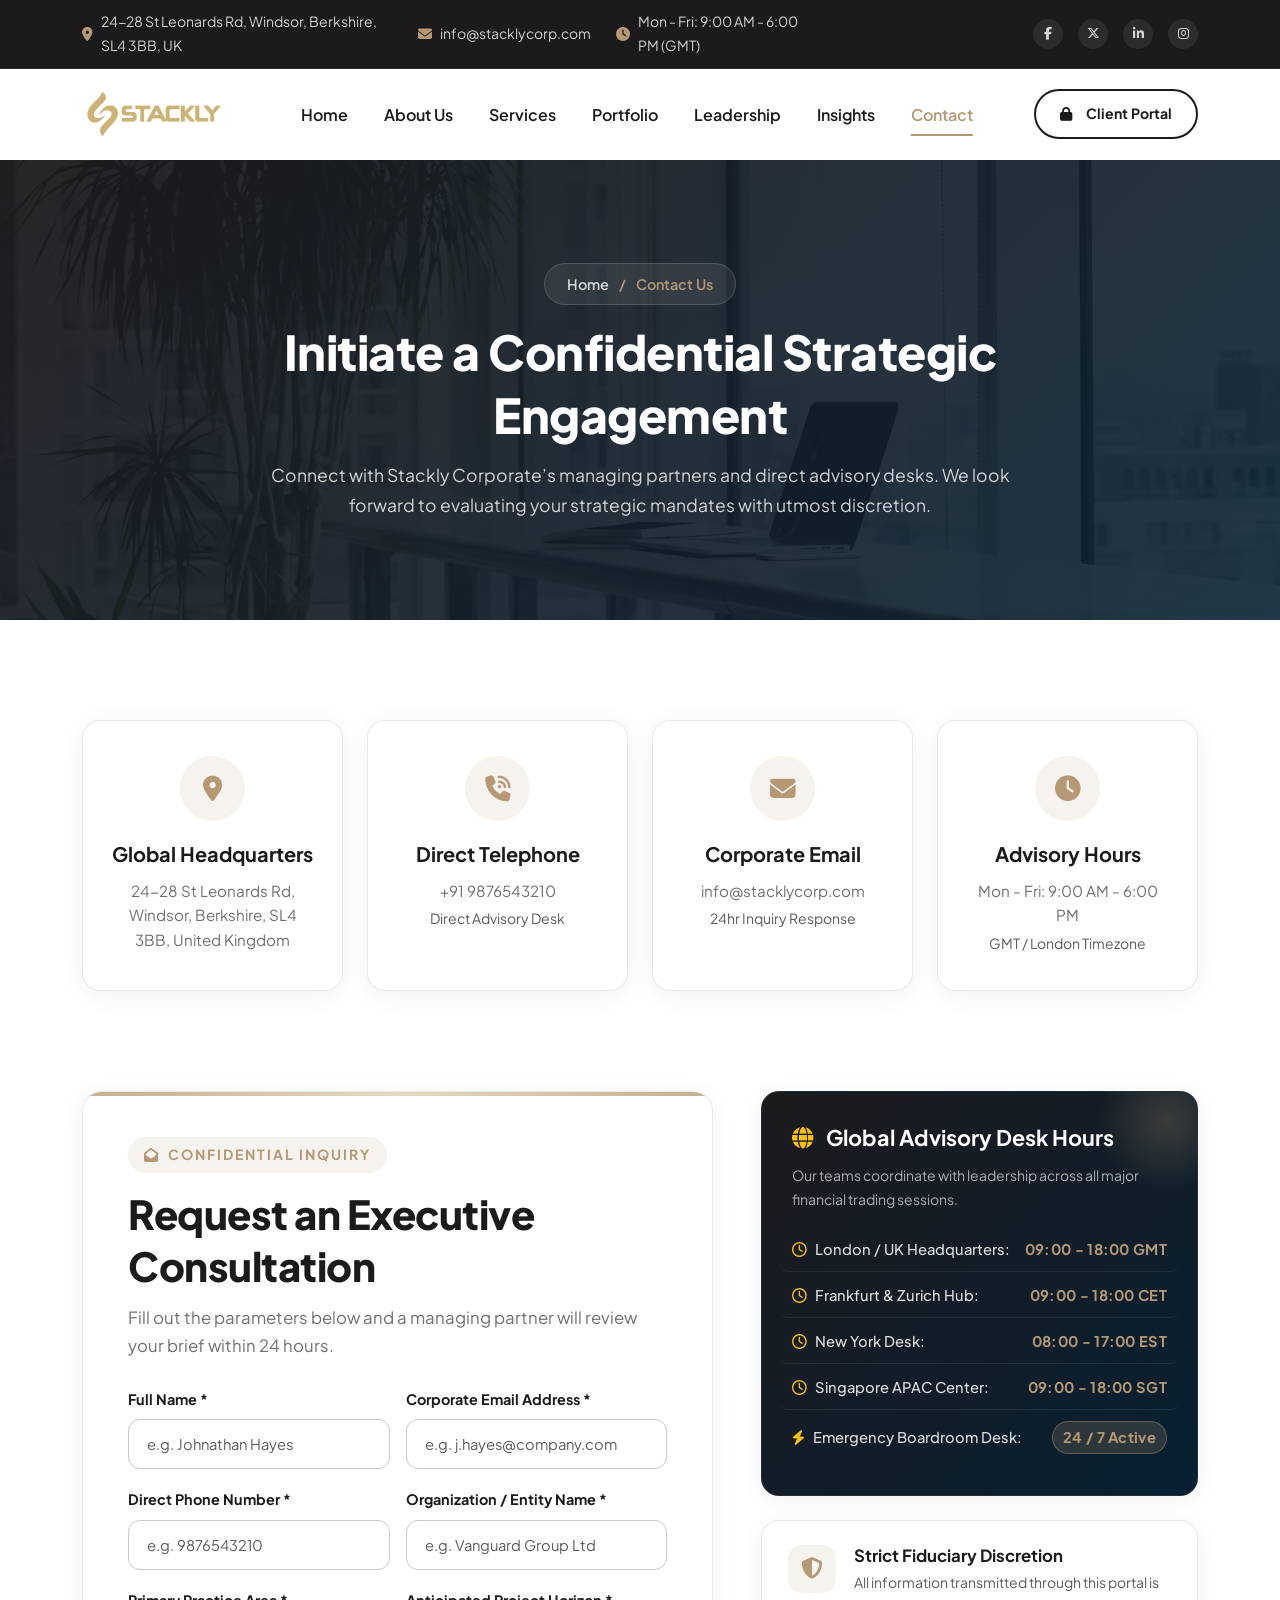
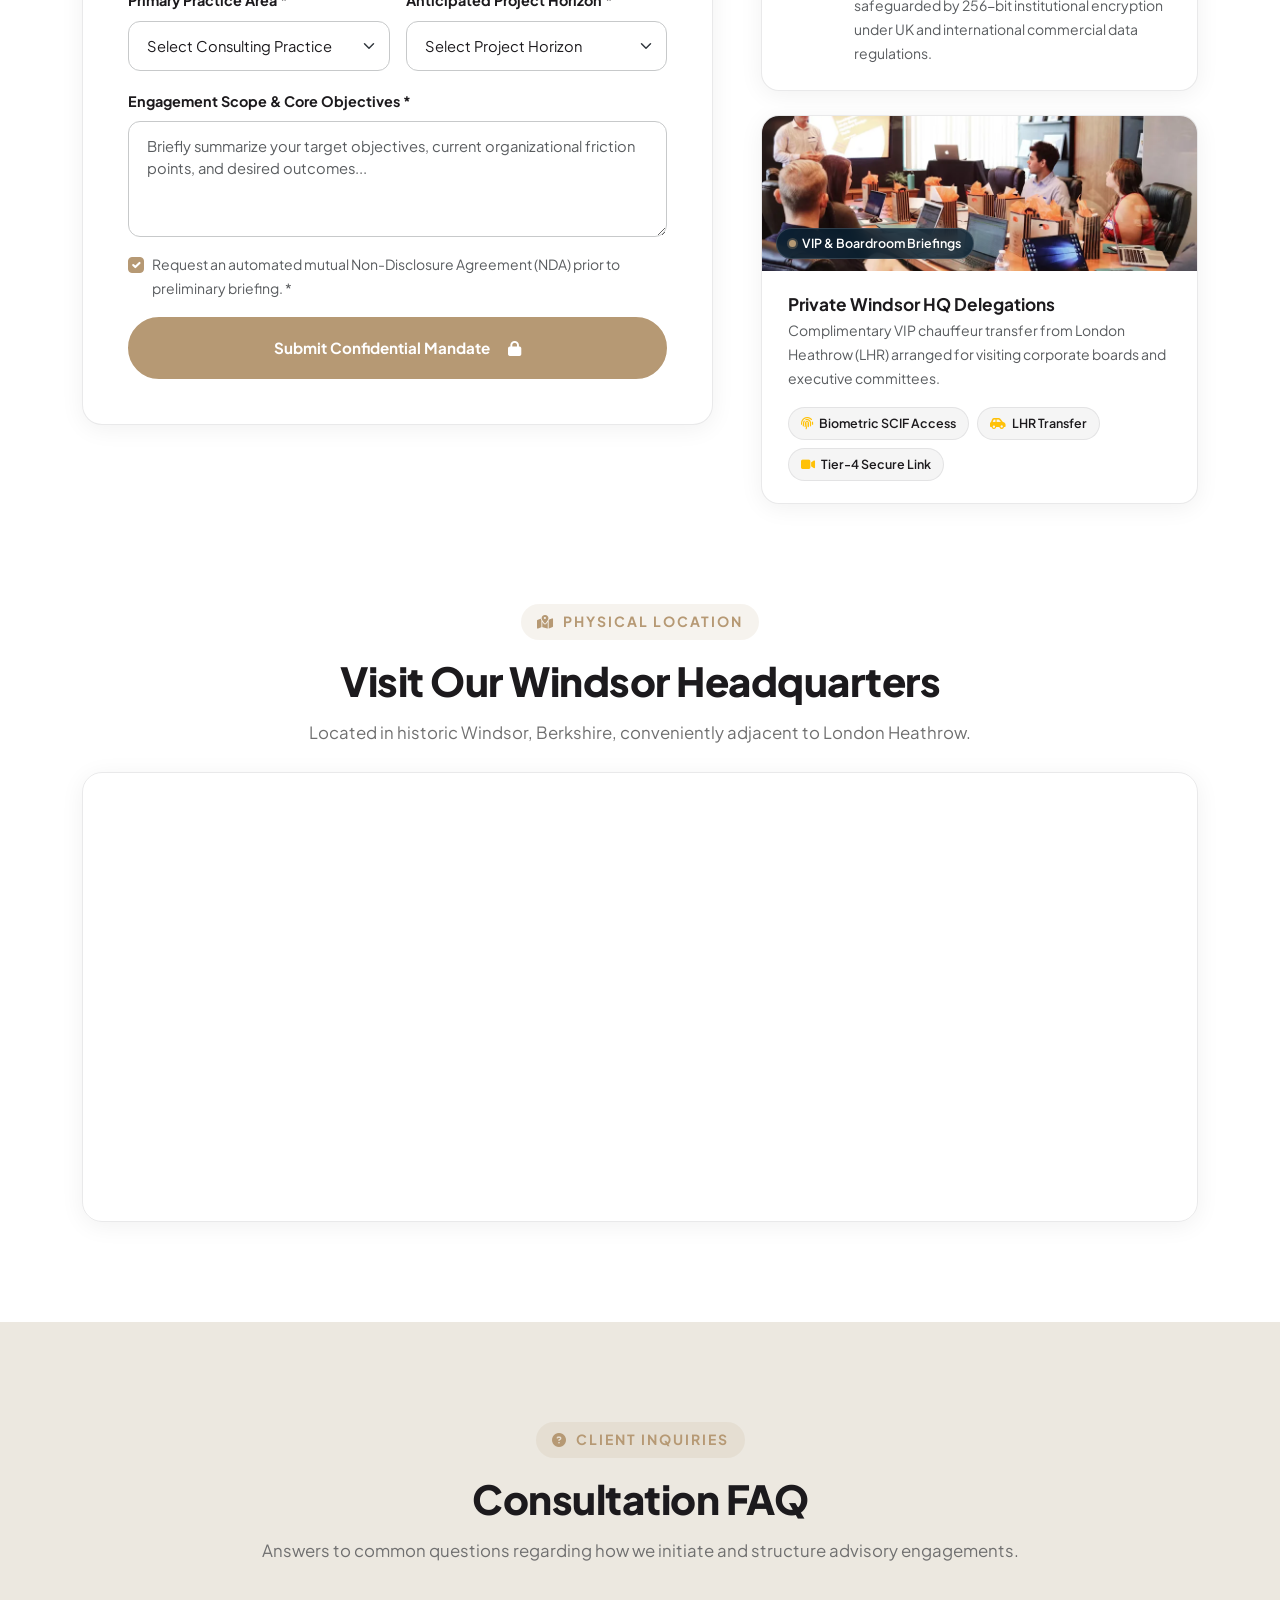
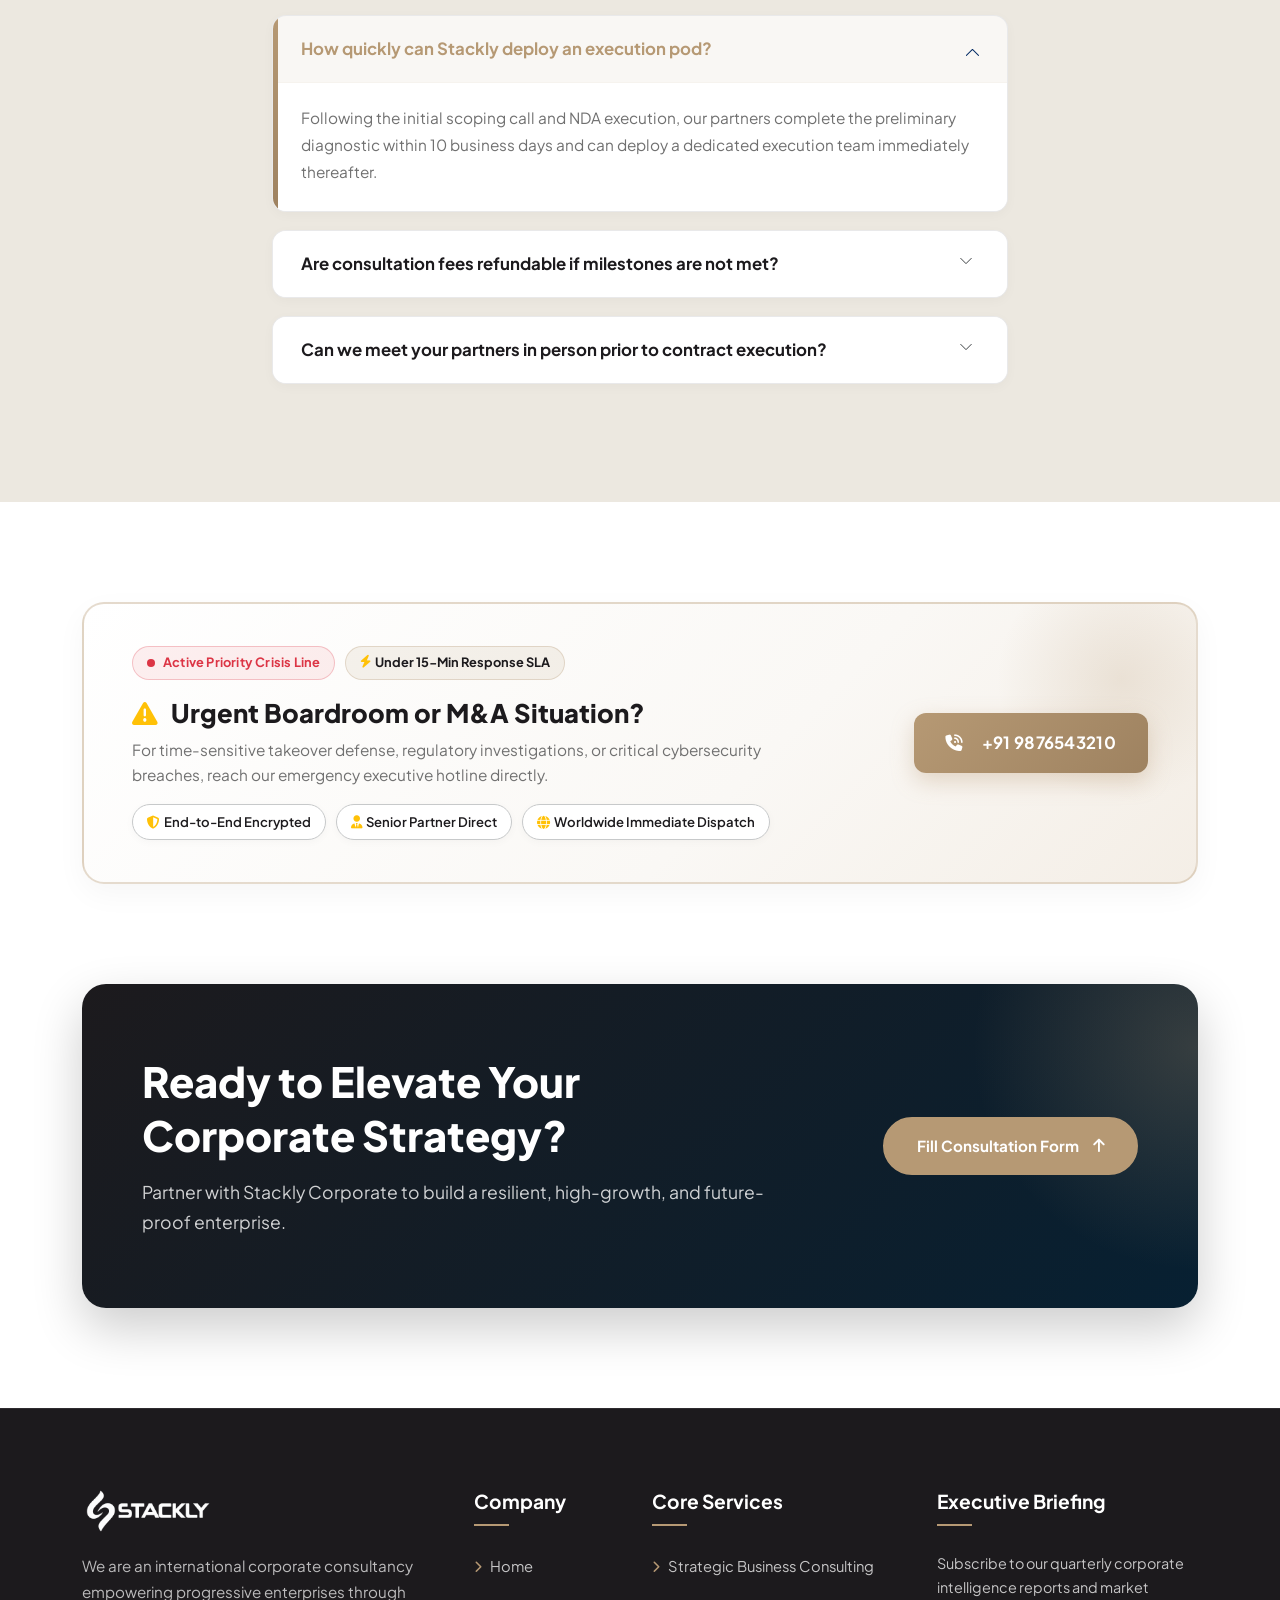
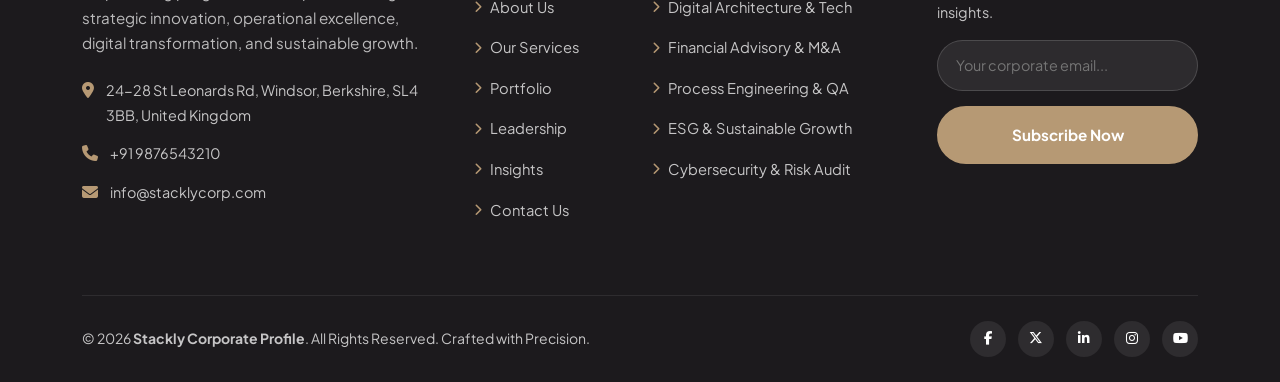
<file: pages/contact.html>
<!doctype html>
<html lang="en">
  <head>
    <meta charset="UTF-8" />
    <meta name="viewport" content="width=device-width, initial-scale=1.0" />
    <title>Contact Us - Stackly Corporate Profile</title>

    <!-- Favicon -->
    <link
      rel="shortcut icon"
      href="../assets/images/logoStackly.webp"
      type="image/webp"
    />

    <!-- Google Fonts -->
    <link rel="preconnect" href="https://fonts.googleapis.com" />
    <link rel="preconnect" href="https://fonts.gstatic.com" crossorigin />
    <link
      href="https://fonts.googleapis.com/css2?family=Plus+Jakarta+Sans:ital,wght@0,300;0,400;0,500;0,600;0,700;0,800;1,400;1,600;1,700&display=swap"
      rel="stylesheet"
    />

    <!-- Bootstrap 5 CSS -->
    <link
      href="https://cdn.jsdelivr.net/npm/bootstrap@5.3.3/dist/css/bootstrap.min.css"
      rel="stylesheet"
    />

    <!-- Font Awesome 6 Icons (Latest CDN) -->
    <link
      rel="stylesheet"
      href="https://cdnjs.cloudflare.com/ajax/libs/font-awesome/6.5.1/css/all.min.css"
    />

    <!-- Main Theme CSS & Contact Page CSS -->
    <link rel="stylesheet" href="../assets/css/styles.css" />
    <link rel="stylesheet" href="../assets/css/contact.css" />
  </head>
  <body>
    <!-- Common Header Component -->
    <div id="header-placeholder"></div>

    <!-- ==========================================
         Section 1: Common Subpage Banner
         ========================================== -->
    <section
      class="page-banner"
      style="
        background-image: url(&quot;../assets/images/contact/contact-banner-image.webp&quot;);
      "
    >
      <div class="container">
        <div class="page-banner-content reveal reveal-fade-up">
          <div class="custom-breadcrumb mb-3">
            <a href="../index.html">Home</a>
            <span class="separator">/</span>
            <span class="current">Contact Us</span>
          </div>
          <h1>Initiate a Confidential Strategic Engagement</h1>
          <p>
            Connect with Stackly Corporate’s managing partners and direct
            advisory desks. We look forward to evaluating your strategic
            mandates with utmost discretion.
          </p>
        </div>
      </div>
    </section>

    <!-- ==========================================
         Section 2: Interactive Contact Info Cards
         ========================================== -->
    <section class="section-padding pb-0">
      <div class="container">
        <div class="row g-4">
          <!-- Card 1 -->
          <div class="col-lg-3 col-sm-6 reveal reveal-fade-up">
            <div class="contact-info-card">
              <div class="contact-info-icon">
                <i class="fa-solid fa-location-dot"></i>
              </div>
              <h4>Global Headquarters</h4>
              <p>
                24-28 St Leonards Rd, Windsor, Berkshire, SL4 3BB, United
                Kingdom
              </p>
            </div>
          </div>
          <!-- Card 2 -->
          <div class="col-lg-3 col-sm-6 reveal reveal-fade-up reveal-delay-100">
            <div class="contact-info-card">
              <div class="contact-info-icon">
                <i class="fa-solid fa-phone-volume"></i>
              </div>
              <h4>Direct Telephone</h4>
              <p><a href="#">+91 9876543210</a></p>
              <small class="text-muted d-block mt-1"
                >Direct Advisory Desk</small
              >
            </div>
          </div>
          <!-- Card 3 -->
          <div class="col-lg-3 col-sm-6 reveal reveal-fade-up reveal-delay-200">
            <div class="contact-info-card">
              <div class="contact-info-icon">
                <i class="fa-solid fa-envelope"></i>
              </div>
              <h4>Corporate Email</h4>
              <p>
                <a href="#">info@stacklycorp.com</a>
              </p>
              <small class="text-muted d-block mt-1"
                >24hr Inquiry Response</small
              >
            </div>
          </div>
          <!-- Card 4 -->
          <div class="col-lg-3 col-sm-6 reveal reveal-fade-up reveal-delay-300">
            <div class="contact-info-card">
              <div class="contact-info-icon">
                <i class="fa-solid fa-clock"></i>
              </div>
              <h4>Advisory Hours</h4>
              <p>Mon - Fri: 9:00 AM - 6:00 PM</p>
              <small class="text-muted d-block mt-1"
                >GMT / London Timezone</small
              >
            </div>
          </div>
        </div>
      </div>
    </section>

    <!-- ==========================================
         Section 3: Main Consultation Request Form & Office Details
         ========================================== -->
    <section class="section-padding">
      <div class="container">
        <div class="row g-5">
          <!-- Consultation Form -->
          <div class="col-lg-7 reveal reveal-fade-right">
            <div class="contact-form-wrapper">
              <div class="section-title mb-4">
                <span class="sub-title"
                  ><i class="fa-solid fa-envelope-open"></i> Confidential
                  Inquiry</span
                >
                <h2>Request an Executive Consultation</h2>
                <p>
                  Fill out the parameters below and a managing partner will
                  review your brief within 24 hours.
                </p>
              </div>
              <form id="contactForm" class="ajax-contact-form">
                <div class="row g-3">
                  <div class="col-md-6">
                    <label class="form-label" for="contactUsername"
                      >Full Name *</label
                    >
                    <input
                      type="text"
                      id="contactUsername"
                      name="name"
                      class="form-control"
                      maxlength="16"
                      placeholder="e.g. Johnathan Hayes"
                      autocomplete="name"
                      onkeydown="if(event.key===' ')event.preventDefault()"
                      required
                    />
                  </div>
                  <div class="col-md-6">
                    <label class="form-label" for="contactEmail"
                      >Corporate Email Address *</label
                    >
                    <input
                      type="email"
                      id="contactEmail"
                      name="email"
                      class="form-control"
                      placeholder="e.g. j.hayes@company.com"
                      autocomplete="email"
                      required
                    />
                  </div>
                  <div class="col-md-6">
                    <label class="form-label" for="contactPhone"
                      >Direct Phone Number *</label
                    >
                    <input
                      type="tel"
                      id="contactPhone"
                      name="phone"
                      class="form-control"
                      placeholder="e.g. 9876543210"
                      minlength="10"
                      maxlength="10"
                      autocomplete="tel"
                      required
                    />
                  </div>
                  <div class="col-md-6">
                    <label class="form-label" for="contactOrg"
                      >Organization / Entity Name *</label
                    >
                    <input
                      type="text"
                      id="contactOrg"
                      name="organization"
                      class="form-control"
                      placeholder="e.g. Vanguard Group Ltd"
                      autocomplete="organization"
                      required
                    />
                  </div>
                  <div class="col-md-6">
                    <label class="form-label" for="contactPractice"
                      >Primary Practice Area *</label
                    >
                    <select
                      class="form-select"
                      id="contactPractice"
                      name="practice"
                      required
                    >
                      <option value="" selected disabled>
                        Select Consulting Practice
                      </option>
                      <option value="strategy">
                        Strategic Management & Restructuring
                      </option>
                      <option value="digital">
                        Digital Transformation & AI Integration
                      </option>
                      <option value="mna">
                        M&A Advisory & Financial Engineering
                      </option>
                      <option value="esg">
                        ESG & Sustainable Supply Chain
                      </option>
                      <option value="cyber">
                        Cybersecurity & Risk Governance
                      </option>
                      <option value="process">
                        Process Engineering & Six Sigma QA
                      </option>
                    </select>
                  </div>
                  <div class="col-md-6">
                    <label class="form-label" for="contactHorizon"
                      >Anticipated Project Horizon *</label
                    >
                    <select
                      class="form-select"
                      id="contactHorizon"
                      name="horizon"
                      required
                    >
                      <option value="" selected disabled>
                        Select Project Horizon
                      </option>
                      <option value="immediate">
                        Immediate (Within 30 Days)
                      </option>
                      <option value="quarter">Next Quarter (1-3 Months)</option>
                      <option value="longterm">
                        Strategic Planning (6+ Months)
                      </option>
                    </select>
                  </div>
                  <div class="col-12">
                    <label class="form-label" for="contactMessage"
                      >Engagement Scope & Core Objectives *</label
                    >
                    <textarea
                      class="form-control"
                      id="contactMessage"
                      name="message"
                      rows="4"
                      placeholder="Briefly summarize your target objectives, current organizational friction points, and desired outcomes..."
                      required
                    ></textarea>
                  </div>
                  <div class="col-12">
                    <div class="form-check mb-3">
                      <input
                        class="form-check-input"
                        type="checkbox"
                        id="ndaCheck"
                        name="nda"
                        required
                        checked
                      />
                      <label
                        class="form-check-label small text-muted"
                        for="ndaCheck"
                      >
                        Request an automated mutual Non-Disclosure Agreement
                        (NDA) prior to preliminary briefing. *
                      </label>
                    </div>
                    <button type="submit" class="theme-btn w-100 py-3">
                      Submit Confidential Mandate
                      <i class="fa-solid fa-lock ms-2"></i>
                    </button>
                  </div>
                </div>
              </form>
            </div>
          </div>

          <!-- Office Hours & Protocol Card -->
          <div class="col-lg-5 reveal reveal-fade-left reveal-delay-100">
            <div class="d-flex flex-column gap-4">
              <!-- Global Desk Hours Card -->
              <div class="office-hours-card">
                <h4>
                  <i class="fa-solid fa-globe me-2 text-warning"></i> Global
                  Advisory Desk Hours
                </h4>
                <p class="desk-subtitle small mb-3">
                  Our teams coordinate with leadership across all major
                  financial trading sessions.
                </p>
                <ul>
                  <li>
                    <span class="day"
                      ><i class="fa-regular fa-clock me-2 text-warning"></i
                      >London / UK Headquarters:</span
                    >
                    <span class="time">09:00 - 18:00 GMT</span>
                  </li>
                  <li>
                    <span class="day"
                      ><i class="fa-regular fa-clock me-2 text-warning"></i
                      >Frankfurt & Zurich Hub:</span
                    >
                    <span class="time">09:00 - 18:00 CET</span>
                  </li>
                  <li>
                    <span class="day"
                      ><i class="fa-regular fa-clock me-2 text-warning"></i>New
                      York Desk:</span
                    >
                    <span class="time">08:00 - 17:00 EST</span>
                  </li>
                  <li>
                    <span class="day"
                      ><i class="fa-regular fa-clock me-2 text-warning"></i
                      >Singapore APAC Center:</span
                    >
                    <span class="time">09:00 - 18:00 SGT</span>
                  </li>
                  <li>
                    <span class="day"
                      ><i class="fa-solid fa-bolt me-2 text-warning"></i
                      >Emergency Boardroom Desk:</span
                    >
                    <span class="time highlight-pulse">24 / 7 Active</span>
                  </li>
                </ul>
              </div>

              <!-- Direct Fiduciary Protocol Box -->
              <div class="fiduciary-protocol-card">
                <div class="protocol-icon-wrap">
                  <i class="fa-solid fa-shield-halved"></i>
                </div>
                <div class="protocol-text">
                  <h5 class="fw-bold mb-1">Strict Fiduciary Discretion</h5>
                  <p class="text-muted small mb-0">
                    All information transmitted through this portal is
                    safeguarded by 256-bit institutional encryption under UK and
                    international commercial data regulations.
                  </p>
                </div>
              </div>

              <!-- Office Visit & Executive Briefing Card (Fills bottom space) -->
              <div class="office-visit-card">
                <div class="visit-card-media">
                  <img
                    src="../assets/images/about/about-heritage-img.webp"
                    alt="Stackly Executive Briefing Suite"
                    class="visit-card-img"
                  />
                  <div class="visit-badge-overlay">
                    <span class="pulse-dot-theme"></span>
                    <span>VIP & Boardroom Briefings</span>
                  </div>
                </div>
                <div class="visit-card-body">
                  <h5 class="fw-bold mb-1">Private Windsor HQ Delegations</h5>
                  <p class="text-muted small mb-3">
                    Complimentary VIP chauffeur transfer from London Heathrow
                    (LHR) arranged for visiting corporate boards and executive
                    committees.
                  </p>
                  <div class="visit-features-list">
                    <span class="visit-pill"
                      ><i class="fa-solid fa-fingerprint me-1 text-warning"></i>
                      Biometric SCIF Access</span
                    >
                    <span class="visit-pill"
                      ><i class="fa-solid fa-car-side me-1 text-warning"></i>
                      LHR Transfer</span
                    >
                    <span class="visit-pill"
                      ><i class="fa-solid fa-video me-1 text-warning"></i>
                      Tier-4 Secure Link</span
                    >
                  </div>
                </div>
              </div>
            </div>
          </div>
        </div>
      </div>
    </section>

    <!-- ==========================================
         Section 4: Location Map Embed
         ========================================== -->
    <section class="section-padding pt-0">
      <div class="container">
        <div class="section-title text-center mb-4 reveal reveal-fade-up">
          <span class="sub-title"
            ><i class="fa-solid fa-map-location-dot"></i> Physical
            Location</span
          >
          <h2>Visit Our Windsor Headquarters</h2>
          <p>
            Located in historic Windsor, Berkshire, conveniently adjacent to
            London Heathrow.
          </p>
        </div>
        <div class="map-container reveal reveal-zoom-in reveal-delay-100">
          <iframe
            src="https://www.google.com/maps/embed?pb=!1m18!1m12!1m3!1d2485.4542617637844!2d-0.6152864233857581!3d51.46820547180479!2m3!1f0!2f0!3f0!3m2!1i1024!2i768!4f13.1!3m3!1m2!1s0x48767b00fb8a3bb3%3A0xe54e60bfbbec3d5b!2sSt%20Leonards%20Rd%2C%20Windsor%20SL4%203BB%2C%20UK!5e0!3m2!1sen!2suk!4v1700000000000!5m2!1sen!2suk"
            loading="lazy"
            referrerpolicy="no-referrer-when-downgrade"
            title="Stackly UK Headquarters Map"
          ></iframe>
        </div>
      </div>
    </section>

    <!-- ==========================================
         Section 5: Executive Consultation FAQs
         ========================================== -->
    <section class="section-padding section-bg">
      <div class="container">
        <div class="section-title text-center reveal reveal-fade-up">
          <span class="sub-title"
            ><i class="fa-solid fa-circle-question"></i> Client Inquiries</span
          >
          <h2>Consultation FAQ</h2>
          <p>
            Answers to common questions regarding how we initiate and structure
            advisory engagements.
          </p>
        </div>
        <div class="row justify-content-center">
          <div class="col-lg-8 reveal reveal-fade-up reveal-delay-100">
            <div class="accordion custom-accordion" id="contactFaqAccordion">
              <div class="accordion-item">
                <h2 class="accordion-header">
                  <button
                    class="accordion-button"
                    type="button"
                    data-bs-toggle="collapse"
                    data-bs-target="#cFaqOne"
                    aria-expanded="true"
                  >
                    How quickly can Stackly deploy an execution pod?
                  </button>
                </h2>
                <div
                  id="cFaqOne"
                  class="accordion-collapse collapse show"
                  data-bs-parent="#contactFaqAccordion"
                >
                  <div class="accordion-body">
                    Following the initial scoping call and NDA execution, our
                    partners complete the preliminary diagnostic within 10
                    business days and can deploy a dedicated execution team
                    immediately thereafter.
                  </div>
                </div>
              </div>
              <div class="accordion-item">
                <h2 class="accordion-header">
                  <button
                    class="accordion-button collapsed"
                    type="button"
                    data-bs-toggle="collapse"
                    data-bs-target="#cFaqTwo"
                  >
                    Are consultation fees refundable if milestones are not met?
                  </button>
                </h2>
                <div
                  id="cFaqTwo"
                  class="accordion-collapse collapse"
                  data-bs-parent="#contactFaqAccordion"
                >
                  <div class="accordion-body">
                    Our Growth and Bespoke engagement packages feature
                    KPI-linked milestones. We structure incentive fees around
                    verifiable operational and financial metrics agreed upon
                    during onboarding.
                  </div>
                </div>
              </div>
              <div class="accordion-item">
                <h2 class="accordion-header">
                  <button
                    class="accordion-button collapsed"
                    type="button"
                    data-bs-toggle="collapse"
                    data-bs-target="#cFaqThree"
                  >
                    Can we meet your partners in person prior to contract
                    execution?
                  </button>
                </h2>
                <div
                  id="cFaqThree"
                  class="accordion-collapse collapse"
                  data-bs-parent="#contactFaqAccordion"
                >
                  <div class="accordion-body">
                    Yes. We routinely host boardroom delegations at our Windsor
                    headquarters, our City of London office, or on-site at
                    client global headquarters worldwide.
                  </div>
                </div>
              </div>
            </div>
          </div>
        </div>
      </div>
    </section>

    <!-- ==========================================
         Section 6: Emergency Crisis & Board Hotline Protocol
         ========================================== -->
    <section class="section-padding">
      <div class="container">
        <div class="crisis-hotline-card reveal reveal-zoom-in">
          <div class="crisis-hotline-glow"></div>
          <div class="row align-items-center position-relative">
            <div class="col-lg-8">
              <div class="crisis-badge-wrap mb-3">
                <span class="crisis-live-badge">
                  <span class="crisis-pulse-dot"></span>
                  Active Priority Crisis Line
                </span>
                <span class="crisis-sla-tag">
                  <i class="fa-solid fa-bolt text-warning me-1"></i> Under
                  15-Min Response SLA
                </span>
              </div>
              <h3 class="crisis-title mb-2">
                <i
                  class="fa-solid fa-triangle-exclamation text-warning me-2 crisis-icon-anim"
                ></i>
                Urgent Boardroom or M&A Situation?
              </h3>
              <p class="crisis-desc mb-3">
                For time-sensitive takeover defense, regulatory investigations,
                or critical cybersecurity breaches, reach our emergency
                executive hotline directly.
              </p>
              <div class="crisis-features">
                <span class="crisis-pill"
                  ><i class="fa-solid fa-shield-halved me-1 text-warning"></i
                  >End-to-End Encrypted</span
                >
                <span class="crisis-pill"
                  ><i class="fa-solid fa-user-tie me-1 text-warning"></i>Senior
                  Partner Direct</span
                >
                <span class="crisis-pill"
                  ><i class="fa-solid fa-globe me-1 text-warning"></i>Worldwide
                  Immediate Dispatch</span
                >
              </div>
            </div>
            <div class="col-lg-4 text-lg-end mt-4 mt-lg-0">
              <a href="#" class="theme-btn hotline-cta-btn"
                ><i class="fa-solid fa-phone-volume me-2"></i> +91 9876543210</a
              >
            </div>
          </div>
        </div>
      </div>
    </section>

    <!-- ==========================================
         Section 7: Global Call To Action Banner
         ========================================== -->
    <section class="section-padding pt-0">
      <div class="container">
        <div class="cta-box-banner reveal reveal-fade-up">
          <div class="row align-items-center">
            <div class="col-lg-8">
              <h2>Ready to Elevate Your Corporate Strategy?</h2>
              <p>
                Partner with Stackly Corporate to build a resilient,
                high-growth, and future-proof enterprise.
              </p>
            </div>
            <div class="col-lg-4 text-lg-end mt-4 mt-lg-0">
              <a href="#" class="theme-btn"
                >Fill Consultation Form <i class="fa-solid fa-arrow-up ms-1"></i
              ></a>
            </div>
          </div>
        </div>
      </div>
    </section>

    <!-- Common Footer Component -->
    <div id="footer-placeholder"></div>

    <!-- Bootstrap Bundle JS -->
    <script src="https://cdn.jsdelivr.net/npm/bootstrap@5.3.3/dist/js/bootstrap.bundle.min.js"></script>

    <!-- Main Script JS -->
    <script src="../assets/js/script.js"></script>
  </body>
</html>
</file>
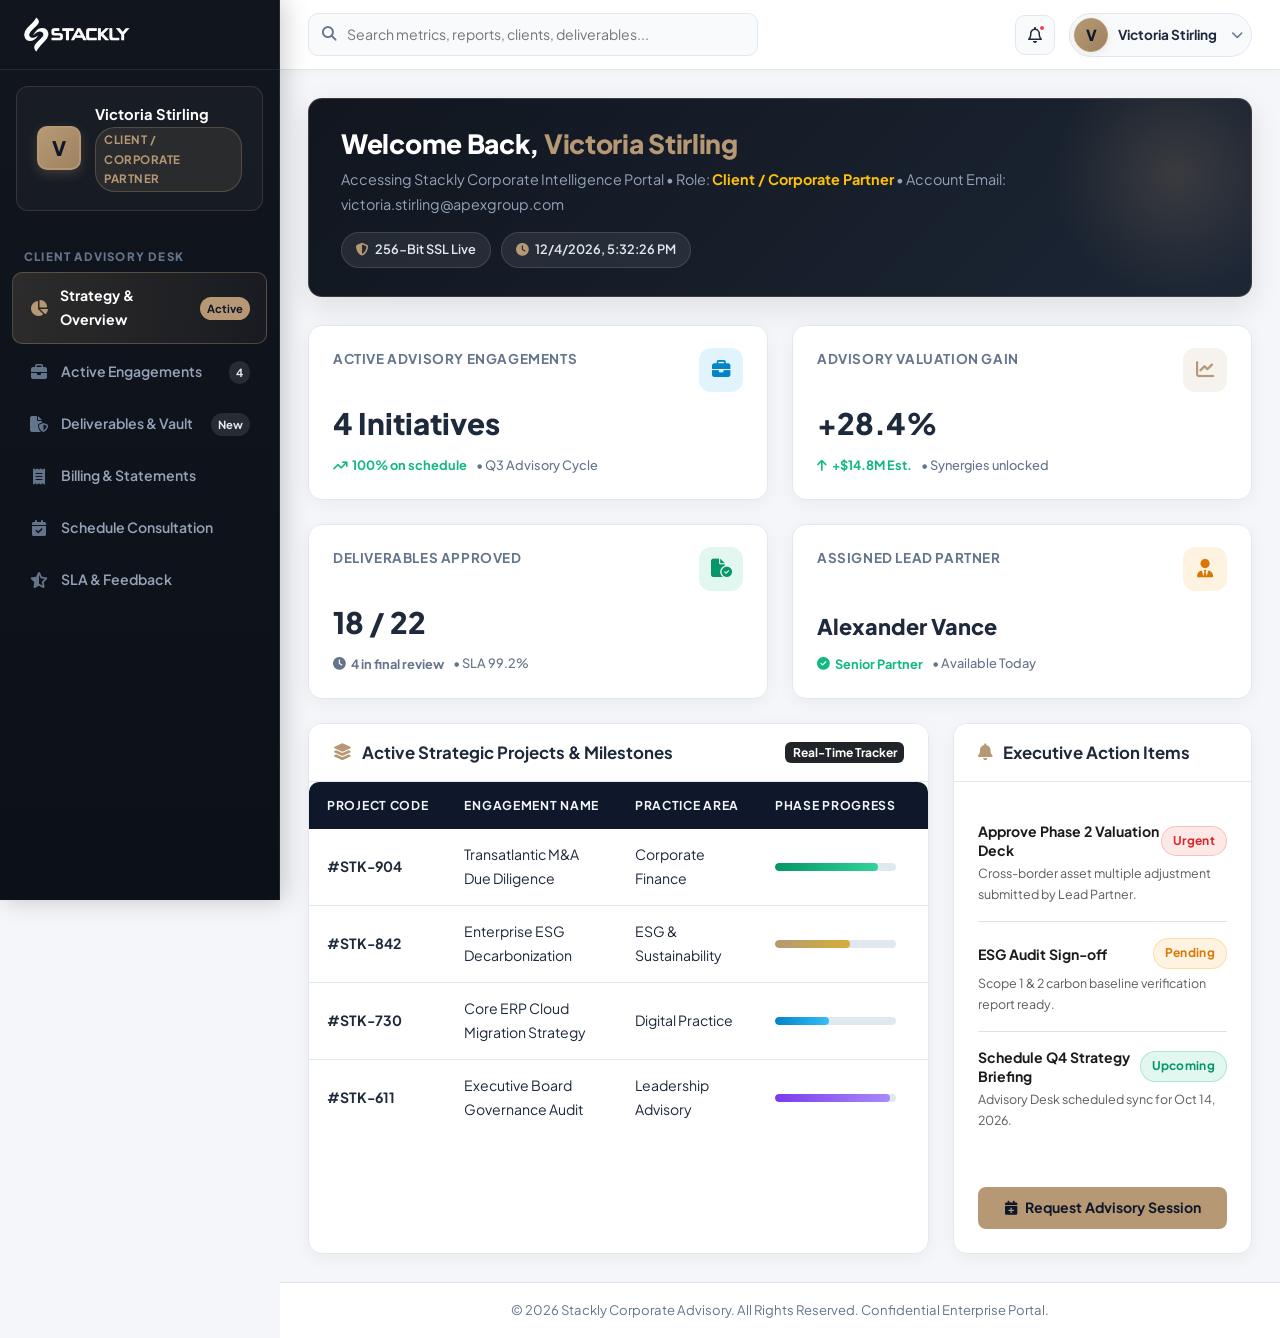
<file: pages/dashboard.html>
<!doctype html>
<html lang="en">
  <head>
    <meta charset="UTF-8" />
    <meta name="viewport" content="width=device-width, initial-scale=1.0" />
    <title>Enterprise Corporate Dashboard - Stackly Advisory Portal</title>

    <!-- Favicon -->
    <link
      rel="shortcut icon"
      href="../assets/images/logoStackly.webp"
      type="image/webp"
    />

    <!-- Google Fonts: Plus Jakarta Sans -->
    <link rel="preconnect" href="https://fonts.googleapis.com" />
    <link rel="preconnect" href="https://fonts.gstatic.com" crossorigin />
    <link
      href="https://fonts.googleapis.com/css2?family=Plus+Jakarta+Sans:ital,wght@0,300;0,400;0,500;0,600;0,700;0,800;1,400;1,600;1,700&display=swap"
      rel="stylesheet"
    />

    <!-- Bootstrap 5 CSS -->
    <link
      href="https://cdn.jsdelivr.net/npm/bootstrap@5.3.3/dist/css/bootstrap.min.css"
      rel="stylesheet"
    />

    <!-- Font Awesome 6 Icons -->
    <link
      rel="stylesheet"
      href="https://cdnjs.cloudflare.com/ajax/libs/font-awesome/6.5.1/css/all.min.css"
    />

    <!-- Theme Base, Auth, and Dedicated Dashboard CSS -->
    <link rel="stylesheet" href="../assets/css/styles.css" />
    <link rel="stylesheet" href="../assets/css/auth.css" />
    <link rel="stylesheet" href="../assets/css/dashboard.css" />
  </head>
  <body class="dashboard-body">
    <!-- Offcanvas Overlay for Mobile Sidebar (Requirement 6) -->
    <div class="dashboard-sidebar-overlay" id="sidebarOverlay"></div>

    <div class="dashboard-wrapper">
      <!-- =================================================================
           SIDEBAR NAVIGATION (Role-Based Dynamic Menus)
           ================================================================= -->
      <aside class="dashboard-sidebar" id="dashboardSidebar">
        <!-- Sidebar Brand Header -->
        <div class="sidebar-header">
          <a
            href="../index.html"
            class="sidebar-logo"
            title="Stackly Advisory Home"
          >
            <img
              src="../assets/images/logoStackly.webp"
              alt="Stackly Corporate Logo"
            />
          </a>
          <button
            class="sidebar-close-btn d-lg-none"
            id="sidebarCloseBtn"
            aria-label="Close Sidebar"
          >
            <i class="fa-solid fa-xmark"></i>
          </button>
        </div>

        <!-- Authenticated User Profile Mini Card -->
        <div class="sidebar-user-card">
          <div class="sidebar-user-avatar dyn-user-avatar dyn-user-initial">
            V
          </div>
          <div class="sidebar-user-info">
            <h6 class="user-name dyn-user-name">Victoria Stirling</h6>
            <span class="user-role-badge dyn-user-role">Client Partner</span>
          </div>
        </div>

        <!-- ==================== ROLE 1: CLIENT SIDEBAR MENU ==================== -->
        <div class="role-sidebar-group" data-role="client">
          <div class="sidebar-section-title">Client Advisory Desk</div>
          <ul class="sidebar-menu">
            <li class="sidebar-menu-item">
              <a class="sidebar-nav-link active" data-pane="client-overview">
                <span class="sidebar-nav-link-content">
                  <i class="fa-solid fa-chart-pie"></i>
                  <span>Strategy & Overview</span>
                </span>
                <span class="sidebar-badge badge-gold">Active</span>
              </a>
            </li>
            <li class="sidebar-menu-item">
              <a class="sidebar-nav-link" data-pane="client-projects">
                <span class="sidebar-nav-link-content">
                  <i class="fa-solid fa-briefcase"></i>
                  <span>Active Engagements</span>
                </span>
                <span class="sidebar-badge">4</span>
              </a>
            </li>
            <li class="sidebar-menu-item">
              <a class="sidebar-nav-link" data-pane="client-deliverables">
                <span class="sidebar-nav-link-content">
                  <i class="fa-solid fa-file-shield"></i>
                  <span>Deliverables & Vault</span>
                </span>
                <span class="sidebar-badge">New</span>
              </a>
            </li>
            <li class="sidebar-menu-item">
              <a class="sidebar-nav-link" data-pane="client-billing">
                <span class="sidebar-nav-link-content">
                  <i class="fa-solid fa-receipt"></i>
                  <span>Billing & Statements</span>
                </span>
              </a>
            </li>
            <li class="sidebar-menu-item">
              <a class="sidebar-nav-link" data-pane="client-consultation">
                <span class="sidebar-nav-link-content">
                  <i class="fa-solid fa-calendar-check"></i>
                  <span>Schedule Consultation</span>
                </span>
              </a>
            </li>
            <li class="sidebar-menu-item">
              <a class="sidebar-nav-link" data-pane="client-feedback">
                <span class="sidebar-nav-link-content">
                  <i class="fa-solid fa-star-half-stroke"></i>
                  <span>SLA & Feedback</span>
                </span>
              </a>
            </li>
          </ul>
        </div>

        <!-- ==================== ROLE 2: CONSULTANT SIDEBAR MENU ==================== -->
        <div
          class="role-sidebar-group"
          data-role="consultant"
          style="display: none"
        >
          <div class="sidebar-section-title">Consultant Cockpit</div>
          <ul class="sidebar-menu">
            <li class="sidebar-menu-item">
              <a class="sidebar-nav-link" data-pane="consultant-cockpit">
                <span class="sidebar-nav-link-content">
                  <i class="fa-solid fa-gauge-high"></i>
                  <span>Advisory Cockpit</span>
                </span>
                <span class="sidebar-badge badge-gold">Live</span>
              </a>
            </li>
            <li class="sidebar-menu-item">
              <a class="sidebar-nav-link" data-pane="consultant-clients">
                <span class="sidebar-nav-link-content">
                  <i class="fa-solid fa-building-user"></i>
                  <span>Client Portfolios</span>
                </span>
                <span class="sidebar-badge">8</span>
              </a>
            </li>
            <li class="sidebar-menu-item">
              <a class="sidebar-nav-link" data-pane="consultant-deliverables">
                <span class="sidebar-nav-link-content">
                  <i class="fa-solid fa-list-check"></i>
                  <span>Deliverables Pipeline</span>
                </span>
                <span class="sidebar-badge">6 Due</span>
              </a>
            </li>
            <li class="sidebar-menu-item">
              <a class="sidebar-nav-link" data-pane="consultant-timesheet">
                <span class="sidebar-nav-link-content">
                  <i class="fa-solid fa-clock-rotate-left"></i>
                  <span>Timesheet & Billing</span>
                </span>
              </a>
            </li>
            <li class="sidebar-menu-item">
              <a class="sidebar-nav-link" data-pane="consultant-frameworks">
                <span class="sidebar-nav-link-content">
                  <i class="fa-solid fa-book-bookmark"></i>
                  <span>Advisory Frameworks</span>
                </span>
              </a>
            </li>
            <li class="sidebar-menu-item">
              <a class="sidebar-nav-link" data-pane="consultant-meetings">
                <span class="sidebar-nav-link-content">
                  <i class="fa-solid fa-handshake"></i>
                  <span>Client Sessions</span>
                </span>
              </a>
            </li>
          </ul>
        </div>

        <!-- ==================== ROLE 3: EXECUTIVE SIDEBAR MENU ==================== -->
        <div
          class="role-sidebar-group"
          data-role="executive"
          style="display: none"
        >
          <div class="sidebar-section-title">C-Suite Command</div>
          <ul class="sidebar-menu">
            <li class="sidebar-menu-item">
              <a class="sidebar-nav-link" data-pane="executive-overview">
                <span class="sidebar-nav-link-content">
                  <i class="fa-solid fa-shield-halved"></i>
                  <span>Command Center</span>
                </span>
                <span class="sidebar-badge badge-gold">KPIs</span>
              </a>
            </li>
            <li class="sidebar-menu-item">
              <a class="sidebar-nav-link" data-pane="executive-practices">
                <span class="sidebar-nav-link-content">
                  <i class="fa-solid fa-sitemap"></i>
                  <span>Global Practices</span>
                </span>
              </a>
            </li>
            <li class="sidebar-menu-item">
              <a class="sidebar-nav-link" data-pane="executive-pipeline">
                <span class="sidebar-nav-link-content">
                  <i class="fa-solid fa-hand-holding-dollar"></i>
                  <span>M&A & Deal Pipeline</span>
                </span>
                <span class="sidebar-badge">$4.2B</span>
              </a>
            </li>
            <li class="sidebar-menu-item">
              <a class="sidebar-nav-link" data-pane="executive-financials">
                <span class="sidebar-nav-link-content">
                  <i class="fa-solid fa-coins"></i>
                  <span>P&L & Financial Health</span>
                </span>
              </a>
            </li>
            <li class="sidebar-menu-item">
              <a class="sidebar-nav-link" data-pane="executive-roadmap">
                <span class="sidebar-nav-link-content">
                  <i class="fa-solid fa-compass-drafting"></i>
                  <span>Strategy 2026-2030</span>
                </span>
              </a>
            </li>
            <li class="sidebar-menu-item">
              <a class="sidebar-nav-link" data-pane="executive-board">
                <span class="sidebar-nav-link-content">
                  <i class="fa-solid fa-landmark"></i>
                  <span>Board Memorandums</span>
                </span>
              </a>
            </li>
          </ul>
        </div>

        <!-- ==================== ROLE 4: STAKEHOLDER SIDEBAR MENU ==================== -->
        <div
          class="role-sidebar-group"
          data-role="stakeholder"
          style="display: none"
        >
          <div class="sidebar-section-title">Stakeholder Governance</div>
          <ul class="sidebar-menu">
            <li class="sidebar-menu-item">
              <a class="sidebar-nav-link" data-pane="stakeholder-governance">
                <span class="sidebar-nav-link-content">
                  <i class="fa-solid fa-scale-balanced"></i>
                  <span>Governance & Oversight</span>
                </span>
                <span class="sidebar-badge badge-gold">Verified</span>
              </a>
            </li>
            <li class="sidebar-menu-item">
              <a class="sidebar-nav-link" data-pane="stakeholder-equity">
                <span class="sidebar-nav-link-content">
                  <i class="fa-solid fa-chart-bar"></i>
                  <span>Equity & Dividends</span>
                </span>
                <span class="sidebar-badge">+14.2%</span>
              </a>
            </li>
            <li class="sidebar-menu-item">
              <a class="sidebar-nav-link" data-pane="stakeholder-audits">
                <span class="sidebar-nav-link-content">
                  <i class="fa-solid fa-clipboard-check"></i>
                  <span>Strategic Audits</span>
                </span>
              </a>
            </li>
            <li class="sidebar-menu-item">
              <a class="sidebar-nav-link" data-pane="stakeholder-esg">
                <span class="sidebar-nav-link-content">
                  <i class="fa-solid fa-seedling"></i>
                  <span>ESG & Risk Matrix</span>
                </span>
              </a>
            </li>
            <li class="sidebar-menu-item">
              <a class="sidebar-nav-link" data-pane="stakeholder-investors">
                <span class="sidebar-nav-link-content">
                  <i class="fa-solid fa-newspaper"></i>
                  <span>Market Disclosures</span>
                </span>
              </a>
            </li>
            <li class="sidebar-menu-item">
              <a class="sidebar-nav-link" data-pane="stakeholder-agm">
                <span class="sidebar-nav-link-content">
                  <i class="fa-solid fa-check-to-slot"></i>
                  <span>AGM Voting Portal</span>
                </span>
              </a>
            </li>
          </ul>
        </div>

        <!-- Sidebar Footer Controls -->
        <!-- <div class="sidebar-footer">
          <div class="sidebar-footer-links">
            <button
              type="button"
              class="sidebar-footer-btn logout-btn logout-action-btn"
              id="logoutBtn"
            >
              <i class="fa-solid fa-arrow-right-from-bracket"></i>
              <span>Sign Out Session</span>
            </button>
          </div>
        </div> -->
      </aside>

      <!-- =================================================================
           MAIN DASHBOARD CONTAINER
           ================================================================= -->
      <main class="dashboard-main">
        <!-- Dashboard Top Navigation Bar -->
        <header class="dashboard-topbar">
          <div class="topbar-left">
            <button
              class="dashboard-toggle-sidebar d-lg-none"
              id="sidebarToggleBtn"
              aria-label="Toggle Navigation"
            >
              <i class="fa-solid fa-bars"></i>
            </button>
            <div class="topbar-search">
              <i class="fa-solid fa-magnifying-glass"></i>
              <input
                type="text"
                class="topbar-search-input"
                id="globalSearchInput"
                name="globalSearch"
                placeholder="Search metrics, reports, clients, deliverables..."
                autocomplete="off"
                aria-label="Search metrics, reports, clients, deliverables"
              />
            </div>
          </div>

          <div class="topbar-right">
            <!-- Quick Role Switcher Pill Bar (Requirements 2 & 5) -->
            <!-- <div class="role-pill-selector d-none d-xl-flex">
              <button
                type="button"
                class="role-pill-btn active"
                data-role="client"
              >
                <i class="fa-solid fa-user"></i> Client
              </button>
              <button
                type="button"
                class="role-pill-btn"
                data-role="consultant"
              >
                <i class="fa-solid fa-user-tie"></i> Consultant
              </button>
              <button type="button" class="role-pill-btn" data-role="executive">
                <i class="fa-solid fa-crown"></i> Executive
              </button>
              <button
                type="button"
                class="role-pill-btn"
                data-role="stakeholder"
              >
                <i class="fa-solid fa-landmark"></i> Stakeholder
              </button>
            </div> -->

            <!-- Notifications Dropdown -->
            <div class="dropdown">
              <button class="topbar-icon-btn" type="button">
                <i class="fa-regular fa-bell"></i>
                <span class="topbar-badge-dot"></span>
              </button>
            </div>

            <!-- User Menu Dropdown -->
            <div class="dropdown">
              <div
                class="topbar-user-profile"
                role="button"
                id="userProfileDropdown"
                data-bs-toggle="dropdown"
                aria-expanded="false"
              >
                <div class="topbar-avatar dyn-user-avatar dyn-user-initial">
                  V
                </div>
                <span class="topbar-user-name dyn-user-name"
                  >Victoria Stirling</span
                >
                <i
                  class="fa-solid fa-chevron-down ms-1"
                  style="font-size: 0.75rem; color: var(--dash-text-muted)"
                ></i>
              </div>
              <ul
                class="dropdown-menu dropdown-menu-end shadow-lg border-0 p-2"
                style="border-radius: 12px; min-width: 220px"
                aria-labelledby="userProfileDropdown"
              >
                <li class="px-3 py-2 border-bottom mb-2">
                  <div class="fw-bold dyn-user-name" style="font-size: 0.88rem">
                    Victoria Stirling
                  </div>
                  <div
                    class="text-muted dyn-user-email text-truncate"
                    style="font-size: 0.75rem"
                  >
                    victoria@apexgroup.com
                  </div>
                </li>
                <li>
                  <a class="dropdown-item text-danger logout-action-btn"
                    ><i class="fa-solid fa-right-from-bracket me-2"></i> Log
                    Out</a
                  >
                </li>
              </ul>
            </div>
          </div>
        </header>

        <!-- Dashboard Content Body -->
        <div class="dashboard-content">
          <!-- Universal Hero Welcome Banner (Requirement 3 & 4) -->
          <div class="dash-welcome-banner">
            <div class="welcome-title-row">
              <div class="welcome-text">
                <h2>
                  Welcome Back,
                  <span class="dyn-user-name">Victoria Stirling</span>
                </h2>
                <p>
                  Accessing Stackly Corporate Intelligence Portal &bull; Role:
                  <strong class="dyn-user-role text-warning"
                    >Client / Corporate Partner</strong
                  >
                  &bull; Account Email:
                  <span class="dyn-user-email">victoria@apexgroup.com</span>
                </p>
              </div>
              <div class="welcome-meta-badges">
                <div class="welcome-badge">
                  <i class="fa-solid fa-shield-halved"></i>
                  <span>256-Bit SSL Live</span>
                </div>
                <div class="welcome-badge">
                  <i class="fa-solid fa-clock"></i>
                  <span class="dyn-login-time">Session Active</span>
                </div>
              </div>
            </div>
          </div>

          <!-- =================================================================
               ROLE 1: CLIENT / CORPORATE PARTNER CONTENT PANES
               ================================================================= -->
          <div class="role-section-wrapper active-role" data-role="client">
            <!-- 1.1 Strategy & Overview Pane -->
            <div class="role-tab-pane active-pane" id="client-overview">
              <!-- KPI Row -->
              <div class="row g-4 mb-4">
                <div class="col-xxl-3 col-md-6">
                  <div class="metric-card">
                    <div class="metric-card-header">
                      <span class="metric-label"
                        >Active Advisory Engagements</span
                      >
                      <div class="metric-icon-box icon-blue">
                        <i class="fa-solid fa-briefcase"></i>
                      </div>
                    </div>
                    <div>
                      <h3 class="metric-value">4 Initiatives</h3>
                      <div class="metric-trend trend-up">
                        <i class="fa-solid fa-arrow-trend-up"></i> 100% on
                        schedule
                      </div>
                      <span class="metric-caption"
                        >&bull; Q3 Advisory Cycle</span
                      >
                    </div>
                  </div>
                </div>

                <div class="col-xxl-3 col-md-6">
                  <div class="metric-card">
                    <div class="metric-card-header">
                      <span class="metric-label">Advisory Valuation Gain</span>
                      <div class="metric-icon-box">
                        <i class="fa-solid fa-chart-line"></i>
                      </div>
                    </div>
                    <div>
                      <h3 class="metric-value">+28.4%</h3>
                      <div class="metric-trend trend-up">
                        <i class="fa-solid fa-arrow-up"></i> +$14.8M Est.
                      </div>
                      <span class="metric-caption"
                        >&bull; Synergies unlocked</span
                      >
                    </div>
                  </div>
                </div>

                <div class="col-xxl-3 col-md-6">
                  <div class="metric-card">
                    <div class="metric-card-header">
                      <span class="metric-label">Deliverables Approved</span>
                      <div class="metric-icon-box icon-green">
                        <i class="fa-solid fa-file-circle-check"></i>
                      </div>
                    </div>
                    <div>
                      <h3 class="metric-value">18 / 22</h3>
                      <div class="metric-trend trend-neutral">
                        <i class="fa-solid fa-clock"></i> 4 in final review
                      </div>
                      <span class="metric-caption">&bull; SLA 99.2%</span>
                    </div>
                  </div>
                </div>

                <div class="col-xxl-3 col-md-6">
                  <div class="metric-card">
                    <div class="metric-card-header">
                      <span class="metric-label">Assigned Lead Partner</span>
                      <div class="metric-icon-box icon-amber">
                        <i class="fa-solid fa-user-tie"></i>
                      </div>
                    </div>
                    <div>
                      <h3 class="metric-value" style="font-size: 1.35rem">
                        Alexander Vance
                      </h3>
                      <div class="metric-trend trend-up">
                        <i class="fa-solid fa-circle-check"></i> Senior Partner
                      </div>
                      <span class="metric-caption">&bull; Available Today</span>
                    </div>
                  </div>
                </div>
              </div>

              <!-- Main Content Grid -->
              <div class="row g-4">
                <div class="col-lg-8">
                  <div class="dash-card">
                    <div class="dash-card-header">
                      <h4 class="dash-card-title">
                        <i class="fa-solid fa-layer-group"></i> Active Strategic
                        Projects & Milestones
                      </h4>
                      <span class="badge bg-dark">Real-Time Tracker</span>
                    </div>
                    <div class="dash-card-body p-0">
                      <div class="table-responsive">
                        <table class="custom-dash-table">
                          <thead>
                            <tr>
                              <th>Project Code</th>
                              <th>Engagement Name</th>
                              <th>Practice Area</th>
                              <th>Phase Progress</th>
                              <th>Target Date</th>
                              <th>Status</th>
                            </tr>
                          </thead>
                          <tbody>
                            <tr>
                              <td><strong>#STK-904</strong></td>
                              <td>Transatlantic M&A Due Diligence</td>
                              <td>Corporate Finance</td>
                              <td>
                                <div class="dash-progress-wrap mb-0">
                                  <div class="dash-progress-bar">
                                    <div
                                      class="dash-progress-fill fill-green"
                                      style="width: 85%"
                                    ></div>
                                  </div>
                                </div>
                              </td>
                              <td>Oct 28, 2026</td>
                              <td>
                                <span class="status-pill status-completed"
                                  ><i class="fa-solid fa-circle-check"></i> 85%
                                  Done</span
                                >
                              </td>
                            </tr>
                            <tr>
                              <td><strong>#STK-842</strong></td>
                              <td>Enterprise ESG Decarbonization</td>
                              <td>ESG & Sustainability</td>
                              <td>
                                <div class="dash-progress-wrap mb-0">
                                  <div class="dash-progress-bar">
                                    <div
                                      class="dash-progress-fill"
                                      style="width: 62%"
                                    ></div>
                                  </div>
                                </div>
                              </td>
                              <td>Nov 15, 2026</td>
                              <td>
                                <span class="status-pill status-inprogress"
                                  ><i class="fa-solid fa-spinner fa-spin"></i>
                                  In Progress</span
                                >
                              </td>
                            </tr>
                            <tr>
                              <td><strong>#STK-730</strong></td>
                              <td>Core ERP Cloud Migration Strategy</td>
                              <td>Digital Practice</td>
                              <td>
                                <div class="dash-progress-wrap mb-0">
                                  <div class="dash-progress-bar">
                                    <div
                                      class="dash-progress-fill fill-blue"
                                      style="width: 45%"
                                    ></div>
                                  </div>
                                </div>
                              </td>
                              <td>Dec 10, 2026</td>
                              <td>
                                <span class="status-pill status-inprogress"
                                  ><i class="fa-solid fa-arrows-rotate"></i>
                                  Active</span
                                >
                              </td>
                            </tr>
                            <tr>
                              <td><strong>#STK-611</strong></td>
                              <td>Executive Board Governance Audit</td>
                              <td>Leadership Advisory</td>
                              <td>
                                <div class="dash-progress-wrap mb-0">
                                  <div class="dash-progress-bar">
                                    <div
                                      class="dash-progress-fill fill-purple"
                                      style="width: 95%"
                                    ></div>
                                  </div>
                                </div>
                              </td>
                              <td>Oct 12, 2026</td>
                              <td>
                                <span class="status-pill status-review"
                                  ><i class="fa-solid fa-clock"></i> Final
                                  Review</span
                                >
                              </td>
                            </tr>
                          </tbody>
                        </table>
                      </div>
                    </div>
                  </div>
                </div>

                <div class="col-lg-4">
                  <div class="dash-card">
                    <div class="dash-card-header">
                      <h4 class="dash-card-title">
                        <i class="fa-solid fa-bell"></i> Executive Action Items
                      </h4>
                    </div>
                    <div
                      class="dash-card-body d-flex flex-column justify-content-between"
                    >
                      <div class="list-group list-group-flush">
                        <div class="list-group-item px-0 py-3 border-bottom">
                          <div
                            class="d-flex justify-content-between align-items-center mb-1"
                          >
                            <h6 class="mb-0 fw-bold" style="font-size: 0.88rem">
                              Approve Phase 2 Valuation Deck
                            </h6>
                            <span class="status-pill status-urgent"
                              >Urgent</span
                            >
                          </div>
                          <p class="text-muted mb-0" style="font-size: 0.78rem">
                            Cross-border asset multiple adjustment submitted by
                            Lead Partner.
                          </p>
                        </div>
                        <div class="list-group-item px-0 py-3 border-bottom">
                          <div
                            class="d-flex justify-content-between align-items-center mb-1"
                          >
                            <h6 class="mb-0 fw-bold" style="font-size: 0.88rem">
                              ESG Audit Sign-off
                            </h6>
                            <span class="status-pill status-pending"
                              >Pending</span
                            >
                          </div>
                          <p class="text-muted mb-0" style="font-size: 0.78rem">
                            Scope 1 & 2 carbon baseline verification report
                            ready.
                          </p>
                        </div>
                        <div class="list-group-item px-0 py-3">
                          <div
                            class="d-flex justify-content-between align-items-center mb-1"
                          >
                            <h6 class="mb-0 fw-bold" style="font-size: 0.88rem">
                              Schedule Q4 Strategy Briefing
                            </h6>
                            <span class="status-pill status-completed"
                              >Upcoming</span
                            >
                          </div>
                          <p class="text-muted mb-0" style="font-size: 0.78rem">
                            Advisory Desk scheduled sync for Oct 14, 2026.
                          </p>
                        </div>
                      </div>
                      <div class="mt-3">
                        <button
                          type="button"
                          class="dash-btn-primary w-100 justify-content-center"
                          data-bs-toggle="modal"
                          data-bs-target="#consultModal"
                        >
                          <i class="fa-solid fa-calendar-plus"></i> Request
                          Advisory Session
                        </button>
                      </div>
                    </div>
                  </div>
                </div>
              </div>
            </div>

            <!-- 1.2 Client Active Engagements Pane -->
            <div class="role-tab-pane" id="client-projects">
              <div class="dash-card">
                <div class="dash-card-header">
                  <h4 class="dash-card-title">
                    <i class="fa-solid fa-briefcase"></i> Enterprise Engagements
                    & Contract Terms
                  </h4>
                  <button
                    class="dash-btn-primary"
                    data-bs-toggle="modal"
                    data-bs-target="#newProjectModal"
                  >
                    <i class="fa-solid fa-plus"></i> Commission New Engagement
                  </button>
                </div>
                <div class="dash-card-body p-0">
                  <div class="table-responsive">
                    <table class="custom-dash-table">
                      <thead>
                        <tr>
                          <th>Contract ID</th>
                          <th>Engagement Title</th>
                          <th>Advisory Lead</th>
                          <th>Budget Allocated</th>
                          <th>Timeline</th>
                          <th>Deliverables</th>
                          <th>Status</th>
                        </tr>
                      </thead>
                      <tbody>
                        <tr>
                          <td><strong>#ENG-2026-01</strong></td>
                          <td>Nordic Energy Acquisition Target Analysis</td>
                          <td>Victoria Stirling (Lead)</td>
                          <td>$480,000</td>
                          <td>Aug 2026 - Nov 2026</td>
                          <td>4 of 5 Delivered</td>
                          <td>
                            <span class="status-pill status-completed"
                              >Active</span
                            >
                          </td>
                        </tr>
                        <tr>
                          <td><strong>#ENG-2026-02</strong></td>
                          <td>
                            Supply Chain Restructuring & Tariff Mitigation
                          </td>
                          <td>Marcus Vance</td>
                          <td>$320,000</td>
                          <td>Sep 2026 - Dec 2026</td>
                          <td>2 of 6 Delivered</td>
                          <td>
                            <span class="status-pill status-inprogress"
                              >In Progress</span
                            >
                          </td>
                        </tr>
                        <tr>
                          <td><strong>#ENG-2026-03</strong></td>
                          <td>AI Automation & Data Strategy Roadmap</td>
                          <td>Dr. Evelyn Vance</td>
                          <td>$260,000</td>
                          <td>Oct 2026 - Jan 2027</td>
                          <td>1 of 4 Delivered</td>
                          <td>
                            <span class="status-pill status-pending"
                              >Kick-off</span
                            >
                          </td>
                        </tr>
                        <tr>
                          <td><strong>#ENG-2026-04</strong></td>
                          <td>Executive Compensation & Retention Framework</td>
                          <td>Helena Rossi</td>
                          <td>$190,000</td>
                          <td>Jul 2026 - Oct 2026</td>
                          <td>Complete</td>
                          <td>
                            <span class="status-pill status-completed"
                              >Concluded</span
                            >
                          </td>
                        </tr>
                      </tbody>
                    </table>
                  </div>
                </div>
              </div>
            </div>

            <!-- 1.3 Client Deliverables Vault Pane -->
            <div class="role-tab-pane" id="client-deliverables">
              <div class="dash-card">
                <div class="dash-card-header">
                  <h4 class="dash-card-title">
                    <i class="fa-solid fa-vault"></i> Confidential Advisory
                    Document Vault
                  </h4>
                  <span class="badge bg-success"
                    ><i class="fa-solid fa-lock"></i> Encrypted Repository</span
                  >
                </div>
                <div class="dash-card-body p-0">
                  <div class="table-responsive">
                    <table class="custom-dash-table">
                      <thead>
                        <tr>
                          <th>Document Title</th>
                          <th>Category</th>
                          <th>Published Date</th>
                          <th>File Size</th>
                          <th>Security Level</th>
                          <th>Action</th>
                        </tr>
                      </thead>
                      <tbody>
                        <tr>
                          <td>
                            <i
                              class="fa-solid fa-file-pdf text-danger me-2"
                            ></i>
                            <strong
                              >Q3 Valuation & Multiple Benchmark
                              Deck.pdf</strong
                            >
                          </td>
                          <td>Corporate Finance</td>
                          <td>Oct 01, 2026</td>
                          <td>14.2 MB</td>
                          <td>
                            <span class="badge bg-danger"
                              >Strictly Confidential</span
                            >
                          </td>
                          <td>
                            <a
                              href="../assets/images/logoStackly.webp"
                              download="Q3_Valuation_Deck.pdf"
                              class="tbl-btn tbl-btn-outline"
                              ><i class="fa-solid fa-download"></i> Download</a
                            >
                          </td>
                        </tr>
                        <tr>
                          <td>
                            <i
                              class="fa-solid fa-file-lines text-primary me-2"
                            ></i>
                            <strong
                              >Post-Merger Operational Synergies
                              Blueprint.docx</strong
                            >
                          </td>
                          <td>M&A Advisory</td>
                          <td>Sep 24, 2026</td>
                          <td>6.8 MB</td>
                          <td>
                            <span class="badge bg-warning text-dark"
                              >Executive Restricted</span
                            >
                          </td>
                          <td>
                            <a
                              href="../assets/images/logoStackly.webp"
                              download="Synergies_Blueprint.docx"
                              class="tbl-btn tbl-btn-outline"
                              ><i class="fa-solid fa-download"></i> Download</a
                            >
                          </td>
                        </tr>
                        <tr>
                          <td>
                            <i
                              class="fa-solid fa-file-shield text-success me-2"
                            ></i>
                            <strong
                              >Enterprise ESG Taxonomy & Carbon
                              Audit.pdf</strong
                            >
                          </td>
                          <td>ESG Advisory</td>
                          <td>Sep 18, 2026</td>
                          <td>22.5 MB</td>
                          <td>
                            <span class="badge bg-info">Board Cleared</span>
                          </td>
                          <td>
                            <a
                              href="../assets/images/logoStackly.webp"
                              download="ESG_Audit_Report.pdf"
                              class="tbl-btn tbl-btn-outline"
                              ><i class="fa-solid fa-download"></i> Download</a
                            >
                          </td>
                        </tr>
                        <tr>
                          <td>
                            <i
                              class="fa-solid fa-file-excel text-success me-2"
                            ></i>
                            <strong
                              >Financial Pro-Forma Forecast Models
                              2026-2030.xlsx</strong
                            >
                          </td>
                          <td>Financial Modeling</td>
                          <td>Sep 10, 2026</td>
                          <td>9.1 MB</td>
                          <td>
                            <span class="badge bg-danger"
                              >Strictly Confidential</span
                            >
                          </td>
                          <td>
                            <a
                              href="../assets/images/logoStackly.webp"
                              download="Financial_ProForma.xlsx"
                              class="tbl-btn tbl-btn-outline"
                              ><i class="fa-solid fa-download"></i> Download</a
                            >
                          </td>
                        </tr>
                      </tbody>
                    </table>
                  </div>
                </div>
              </div>
            </div>

            <!-- 1.4 Client Invoices & Billing Pane -->
            <div class="role-tab-pane" id="client-billing">
              <div class="dash-card">
                <div class="dash-card-header">
                  <h4 class="dash-card-title">
                    <i class="fa-solid fa-receipt"></i> Retainer Statements &
                    Milestone Billing
                  </h4>
                  <span class="status-pill status-gold"
                    ><i class="fa-solid fa-shield-check"></i> Net 30 Terms</span
                  >
                </div>
                <div class="dash-card-body p-0">
                  <div class="table-responsive">
                    <table class="custom-dash-table">
                      <thead>
                        <tr>
                          <th>Invoice Ref</th>
                          <th>Billing Description</th>
                          <th>Invoice Date</th>
                          <th>Due Date</th>
                          <th>Amount (USD)</th>
                          <th>Payment Status</th>
                        </tr>
                      </thead>
                      <tbody>
                        <tr>
                          <td><strong>#INV-STK-9042</strong></td>
                          <td>
                            Q3 Monthly Advisory Retainer - Strategy Practice
                          </td>
                          <td>Oct 01, 2026</td>
                          <td>Oct 31, 2026</td>
                          <td>$75,000.00</td>
                          <td>
                            <span class="status-pill status-pending"
                              ><i class="fa-solid fa-clock"></i> Awaiting Net
                              30</span
                            >
                          </td>
                        </tr>
                        <tr>
                          <td><strong>#INV-STK-8821</strong></td>
                          <td>M&A Deal Closing Milestone Fee</td>
                          <td>Sep 15, 2026</td>
                          <td>Sep 30, 2026</td>
                          <td>$140,000.00</td>
                          <td>
                            <span class="status-pill status-completed"
                              ><i class="fa-solid fa-check"></i> Paid
                              (Wire)</span
                            >
                          </td>
                        </tr>
                        <tr>
                          <td><strong>#INV-STK-8410</strong></td>
                          <td>Digital Practice Cloud Strategy Phase 1</td>
                          <td>Aug 15, 2026</td>
                          <td>Aug 31, 2026</td>
                          <td>$95,000.00</td>
                          <td>
                            <span class="status-pill status-completed"
                              ><i class="fa-solid fa-check"></i> Paid
                              (Wire)</span
                            >
                          </td>
                        </tr>
                      </tbody>
                    </table>
                  </div>
                </div>
              </div>
            </div>

            <!-- 1.5 Client Consultation Scheduler Pane -->
            <div class="role-tab-pane" id="client-consultation">
              <div class="row g-4">
                <div class="col-lg-6">
                  <div class="dash-card">
                    <div class="dash-card-header">
                      <h4 class="dash-card-title">
                        <i class="fa-solid fa-calendar-days"></i> Book Advisory
                        Sync
                      </h4>
                    </div>
                    <div class="dash-card-body">
                      <form id="consultationForm">
                        <div class="mb-3">
                          <label
                            class="form-label fw-semibold"
                            for="consultPractice"
                            style="font-size: 0.85rem"
                            >Advisory Practice Focus</label
                          >
                          <select
                            class="form-select"
                            id="consultPractice"
                            name="practice"
                            required
                          >
                            <option value="ma">
                              Mergers & Acquisitions Structuring
                            </option>
                            <option value="esg">
                              ESG Compliance & Climate Strategy
                            </option>
                            <option value="finance">
                              Capital Allocation & Financial Health
                            </option>
                            <option value="digital">
                              Enterprise Tech & AI Modernization
                            </option>
                          </select>
                        </div>
                        <div class="mb-3">
                          <label
                            class="form-label fw-semibold"
                            for="consultPartner"
                            style="font-size: 0.85rem"
                            >Select Managing Partner</label
                          >
                          <select
                            class="form-select"
                            id="consultPartner"
                            name="partner"
                            required
                          >
                            <option value="vance">
                              Alexander Vance (Senior Partner - M&A)
                            </option>
                            <option value="stirling">
                              Victoria Stirling (Managing Director)
                            </option>
                            <option value="rossi">
                              Helena Rossi (CEO & Strategic Practices)
                            </option>
                          </select>
                        </div>
                        <div class="row g-2 mb-3">
                          <div class="col-6">
                            <label
                              class="form-label fw-semibold"
                              for="consultDate"
                              style="font-size: 0.85rem"
                              >Preferred Date</label
                            >
                            <input
                              type="date"
                              class="form-control"
                              id="consultDate"
                              name="consultationDate"
                              value="2026-10-15"
                              required
                            />
                          </div>
                          <div class="col-6">
                            <label
                              class="form-label fw-semibold"
                              for="consultTimeSlot"
                              style="font-size: 0.85rem"
                              >Time Slot (GMT)</label
                            >
                            <select
                              class="form-select"
                              id="consultTimeSlot"
                              name="timeSlot"
                              required
                            >
                              <option>10:00 AM - 11:30 AM</option>
                              <option>02:00 PM - 03:30 PM</option>
                              <option>04:30 PM - 06:00 PM</option>
                            </select>
                          </div>
                        </div>
                        <div class="mb-3">
                          <label
                            class="form-label fw-semibold"
                            for="consultObjectives"
                            style="font-size: 0.85rem"
                            >Key Executive Objectives</label
                          >
                          <textarea
                            class="form-control"
                            id="consultObjectives"
                            name="objectives"
                            rows="3"
                            placeholder="Outline agenda items or transactions to discuss..."
                          ></textarea>
                        </div>
                        <button
                          type="submit"
                          class="dash-btn-primary w-100 justify-content-center"
                        >
                          <i class="fa-solid fa-paper-plane"></i> Confirm
                          Advisory Appointment
                        </button>
                      </form>
                    </div>
                  </div>
                </div>

                <div class="col-lg-6">
                  <div class="dash-card">
                    <div class="dash-card-header">
                      <h4 class="dash-card-title">
                        <i class="fa-solid fa-video"></i> Confirmed Advisory
                        Meetings
                      </h4>
                    </div>
                    <div class="dash-card-body p-0">
                      <div class="table-responsive">
                        <table class="custom-dash-table">
                          <thead>
                            <tr>
                              <th>Date & Time</th>
                              <th>Partner</th>
                              <th>Agenda Focus</th>
                              <th>Format</th>
                            </tr>
                          </thead>
                          <tbody>
                            <tr>
                              <td>
                                Oct 08, 2026<br /><small class="text-muted"
                                  >11:00 AM GMT</small
                                >
                              </td>
                              <td>Alexander Vance</td>
                              <td>M&A Multiple Verification</td>
                              <td>
                                <span class="status-pill status-completed"
                                  ><i class="fa-solid fa-video"></i> Zoom
                                  Room</span
                                >
                              </td>
                            </tr>
                            <tr>
                              <td>
                                Oct 14, 2026<br /><small class="text-muted"
                                  >03:30 PM GMT</small
                                >
                              </td>
                              <td>Helena Rossi</td>
                              <td>Q4 Strategic Alignment</td>
                              <td>
                                <span class="status-pill status-gold"
                                  ><i class="fa-solid fa-building"></i> London
                                  HQ</span
                                >
                              </td>
                            </tr>
                          </tbody>
                        </table>
                      </div>
                    </div>
                  </div>
                </div>
              </div>
            </div>

            <!-- 1.6 Client Feedback & SLA Pane -->
            <div class="role-tab-pane" id="client-feedback">
              <div class="dash-card">
                <div class="dash-card-header">
                  <h4 class="dash-card-title">
                    <i class="fa-solid fa-star-half-stroke"></i> Client
                    Satisfaction & SLA Performance
                  </h4>
                </div>
                <div class="dash-card-body">
                  <div class="row g-4 mb-4">
                    <div class="col-md-4">
                      <div class="p-3 bg-light rounded text-center border">
                        <h2 class="fw-bold text-success mb-1">9.8 / 10</h2>
                        <span class="text-muted" style="font-size: 0.85rem"
                          >Net Promoter Score (NPS)</span
                        >
                      </div>
                    </div>
                    <div class="col-md-4">
                      <div class="p-3 bg-light rounded text-center border">
                        <h2 class="fw-bold text-primary mb-1">99.4%</h2>
                        <span class="text-muted" style="font-size: 0.85rem"
                          >Deliverable On-Time SLA</span
                        >
                      </div>
                    </div>
                    <div class="col-md-4">
                      <div class="p-3 bg-light rounded text-center border">
                        <h2 class="fw-bold text-warning mb-1">100%</h2>
                        <span class="text-muted" style="font-size: 0.85rem"
                          >Partner Responsiveness</span
                        >
                      </div>
                    </div>
                  </div>
                  <h5 class="fw-bold mb-3" style="font-size: 0.95rem">
                    Submit Engagement Performance Review
                  </h5>
                  <form id="feedbackForm">
                    <div class="mb-3">
                      <label
                        class="form-label"
                        for="feedbackSatisfaction"
                        style="font-size: 0.85rem"
                        >How satisfied are you with our strategic
                        deliverables?</label
                      >
                      <select
                        class="form-select"
                        id="feedbackSatisfaction"
                        name="satisfaction"
                      >
                        <option>
                          Exceptional - Exceeded Strategic Targets (5/5)
                        </option>
                        <option>Very Satisfied - Met All Targets (4/5)</option>
                        <option>Satisfactory - Acceptable Quality (3/5)</option>
                      </select>
                    </div>
                    <div class="mb-3">
                      <label
                        class="form-label"
                        for="feedbackNotes"
                        style="font-size: 0.85rem"
                        >Specific Feedback or Partner Commendation</label
                      >
                      <textarea
                        class="form-control"
                        id="feedbackNotes"
                        name="notes"
                        rows="3"
                        placeholder="Provide notes on team collaboration, analytics quality..."
                      ></textarea>
                    </div>
                    <button type="submit" class="dash-btn-primary">
                      <i class="fa-solid fa-check"></i> Submit Feedback Report
                    </button>
                  </form>
                </div>
              </div>
            </div>
          </div>

          <!-- =================================================================
               ROLE 2: SENIOR CONSULTANT / ADVISOR PANES
               ================================================================= -->
          <div class="role-section-wrapper" data-role="consultant">
            <!-- 2.1 Consultant Cockpit -->
            <div class="role-tab-pane" id="consultant-cockpit">
              <div class="row g-4 mb-4">
                <div class="col-xxl-3 col-md-6">
                  <div class="metric-card">
                    <div class="metric-card-header">
                      <span class="metric-label">Billable Utilization</span>
                      <div class="metric-icon-box icon-green">
                        <i class="fa-solid fa-clock"></i>
                      </div>
                    </div>
                    <div>
                      <h3 class="metric-value">94.2%</h3>
                      <div class="metric-trend trend-up">
                        <i class="fa-solid fa-arrow-up"></i> +6.1% vs Target
                      </div>
                      <span class="metric-caption"
                        >&bull; 38.5 hrs logged this week</span
                      >
                    </div>
                  </div>
                </div>

                <div class="col-xxl-3 col-md-6">
                  <div class="metric-card">
                    <div class="metric-card-header">
                      <span class="metric-label">Active Client Accounts</span>
                      <div class="metric-icon-box icon-blue">
                        <i class="fa-solid fa-building-user"></i>
                      </div>
                    </div>
                    <div>
                      <h3 class="metric-value">8 Portfolios</h3>
                      <div class="metric-trend trend-up">
                        <i class="fa-solid fa-circle-check"></i> All in Green
                        Health
                      </div>
                      <span class="metric-caption"
                        >&bull; Tier-1 Enterprises</span
                      >
                    </div>
                  </div>
                </div>

                <div class="col-xxl-3 col-md-6">
                  <div class="metric-card">
                    <div class="metric-card-header">
                      <span class="metric-label">Deliverables Due</span>
                      <div class="metric-icon-box icon-amber">
                        <i class="fa-solid fa-calendar-day"></i>
                      </div>
                    </div>
                    <div>
                      <h3 class="metric-value">6 Milestones</h3>
                      <div class="metric-trend trend-down">
                        <i class="fa-solid fa-triangle-exclamation"></i> 2 due
                        Friday
                      </div>
                      <span class="metric-caption">&bull; Review required</span>
                    </div>
                  </div>
                </div>

                <div class="col-xxl-3 col-md-6">
                  <div class="metric-card">
                    <div class="metric-card-header">
                      <span class="metric-label"
                        >Quarterly Advisory Fee Log</span
                      >
                      <div class="metric-icon-box">
                        <i class="fa-solid fa-hand-holding-dollar"></i>
                      </div>
                    </div>
                    <div>
                      <h3 class="metric-value">$640,000</h3>
                      <div class="metric-trend trend-up">
                        <i class="fa-solid fa-arrow-trend-up"></i> 112% Quota
                      </div>
                      <span class="metric-caption"
                        >&bull; Q3 Advisory Commission</span
                      >
                    </div>
                  </div>
                </div>
              </div>

              <div class="dash-card">
                <div class="dash-card-header">
                  <h4 class="dash-card-title">
                    <i class="fa-solid fa-table-list"></i> Assigned Client
                    Accounts & Project Status
                  </h4>
                </div>
                <div class="dash-card-body p-0">
                  <div class="table-responsive">
                    <table class="custom-dash-table">
                      <thead>
                        <tr>
                          <th>Client Enterprise</th>
                          <th>Engagement Focus</th>
                          <th>Retainer Value</th>
                          <th>Deliverables Health</th>
                          <th>Next Milestone</th>
                          <th>Action</th>
                        </tr>
                      </thead>
                      <tbody>
                        <tr>
                          <td><strong>Apex Meridian Group</strong></td>
                          <td>Cross-Border M&A Valuation</td>
                          <td>$480,000</td>
                          <td>
                            <span class="status-pill status-completed"
                              >Green (98%)</span
                            >
                          </td>
                          <td>Oct 10 (Deck Sign-off)</td>
                          <td>
                            <button class="tbl-btn" data-mock-404="true">
                              <i class="fa-solid fa-eye"></i> View File
                            </button>
                          </td>
                        </tr>
                        <tr>
                          <td><strong>Vanguard Nordic Tech</strong></td>
                          <td>Cloud Cost Modernization</td>
                          <td>$320,000</td>
                          <td>
                            <span class="status-pill status-inprogress"
                              >Yellow (80%)</span
                            >
                          </td>
                          <td>Oct 15 (Architecture Doc)</td>
                          <td>
                            <button class="tbl-btn" data-mock-404="true">
                              <i class="fa-solid fa-eye"></i> View File
                            </button>
                          </td>
                        </tr>
                        <tr>
                          <td><strong>Sovereign Logistics PLC</strong></td>
                          <td>ESG & Carbon Footprint Audit</td>
                          <td>$250,000</td>
                          <td>
                            <span class="status-pill status-completed"
                              >Green (95%)</span
                            >
                          </td>
                          <td>Oct 20 (Board Presentation)</td>
                          <td>
                            <button class="tbl-btn" data-mock-404="true">
                              <i class="fa-solid fa-eye"></i> View File
                            </button>
                          </td>
                        </tr>
                      </tbody>
                    </table>
                  </div>
                </div>
              </div>
            </div>

            <!-- 2.2 Consultant Portfolios -->
            <div class="role-tab-pane" id="consultant-clients">
              <div class="dash-card">
                <div class="dash-card-header">
                  <h4 class="dash-card-title">
                    <i class="fa-solid fa-building-user"></i> Full Advisory
                    Client Portfolio Directory
                  </h4>
                </div>
                <div class="dash-card-body p-0">
                  <div class="table-responsive">
                    <table class="custom-dash-table">
                      <thead>
                        <tr>
                          <th>Account Name</th>
                          <th>HQ Location</th>
                          <th>Key Stakeholder</th>
                          <th>Contract Term</th>
                          <th>Total Engagement Value</th>
                          <th>Status</th>
                        </tr>
                      </thead>
                      <tbody>
                        <tr>
                          <td><strong>Apex Meridian Group</strong></td>
                          <td>London, UK</td>
                          <td>Victoria Stirling (MD)</td>
                          <td>24 Months</td>
                          <td>$1,200,000</td>
                          <td>
                            <span class="status-pill status-completed"
                              >Active</span
                            >
                          </td>
                        </tr>
                        <tr>
                          <td><strong>Vanguard Nordic Tech</strong></td>
                          <td>Stockholm, SE</td>
                          <td>Carl Lindqvist (CTO)</td>
                          <td>12 Months</td>
                          <td>$650,000</td>
                          <td>
                            <span class="status-pill status-inprogress"
                              >Active</span
                            >
                          </td>
                        </tr>
                        <tr>
                          <td><strong>Sovereign Logistics PLC</strong></td>
                          <td>Rotterdam, NL</td>
                          <td>Jan Van Dijk (COO)</td>
                          <td>18 Months</td>
                          <td>$840,000</td>
                          <td>
                            <span class="status-pill status-completed"
                              >Active</span
                            >
                          </td>
                        </tr>
                        <tr>
                          <td><strong>Geneva BioSciences SA</strong></td>
                          <td>Geneva, CH</td>
                          <td>Dr. Michel Favre (CEO)</td>
                          <td>36 Months</td>
                          <td>$2,100,000</td>
                          <td>
                            <span class="status-pill status-gold"
                              >Strategic Tier-1</span
                            >
                          </td>
                        </tr>
                      </tbody>
                    </table>
                  </div>
                </div>
              </div>
            </div>

            <!-- 2.3 Deliverables Pipeline -->
            <div class="role-tab-pane" id="consultant-deliverables">
              <div class="dash-card">
                <div class="dash-card-header">
                  <h4 class="dash-card-title">
                    <i class="fa-solid fa-list-check"></i> Deliverables
                    Production Pipeline & Due Dates
                  </h4>
                </div>
                <div class="dash-card-body p-0">
                  <div class="table-responsive">
                    <table class="custom-dash-table">
                      <thead>
                        <tr>
                          <th>Deliverable Name</th>
                          <th>Client Account</th>
                          <th>Author / Team</th>
                          <th>Review Partner</th>
                          <th>Due Date</th>
                          <th>Workflow State</th>
                        </tr>
                      </thead>
                      <tbody>
                        <tr>
                          <td><strong>M&A Multiples Model v3.4</strong></td>
                          <td>Apex Meridian Group</td>
                          <td>Marcus Vance</td>
                          <td>Alexander Vance</td>
                          <td>Oct 10, 2026</td>
                          <td>
                            <span class="status-pill status-review"
                              >Partner Review</span
                            >
                          </td>
                        </tr>
                        <tr>
                          <td>
                            <strong>Scope 1-3 Carbon Baseline Ledger</strong>
                          </td>
                          <td>Sovereign Logistics PLC</td>
                          <td>Marcus Vance + Analyst Team</td>
                          <td>Helena Rossi</td>
                          <td>Oct 18, 2026</td>
                          <td>
                            <span class="status-pill status-inprogress"
                              >Drafting</span
                            >
                          </td>
                        </tr>
                        <tr>
                          <td>
                            <strong>Cloud Migration ROI Synthesis</strong>
                          </td>
                          <td>Vanguard Nordic Tech</td>
                          <td>Marcus Vance</td>
                          <td>Dr. Evelyn Vance</td>
                          <td>Oct 22, 2026</td>
                          <td>
                            <span class="status-pill status-pending"
                              >Data Gathering</span
                            >
                          </td>
                        </tr>
                      </tbody>
                    </table>
                  </div>
                </div>
              </div>
            </div>

            <!-- 2.4 Timesheet & Billing -->
            <div class="role-tab-pane" id="consultant-timesheet">
              <div class="dash-card">
                <div class="dash-card-header">
                  <h4 class="dash-card-title">
                    <i class="fa-solid fa-clock-rotate-left"></i> Weekly
                    Advisory Timesheet Logging
                  </h4>
                </div>
                <div class="dash-card-body">
                  <form
                    id="timesheetForm"
                    class="mb-4 p-3 bg-light rounded border"
                  >
                    <div class="row g-3">
                      <div class="col-md-3">
                        <label
                          class="form-label fw-bold"
                          for="timesheetChargeCode"
                          style="font-size: 0.8rem"
                          >Charge Code</label
                        >
                        <select
                          class="form-select"
                          id="timesheetChargeCode"
                          name="chargeCode"
                        >
                          <option>#STK-904 (Apex M&A)</option>
                          <option>#STK-842 (Sovereign ESG)</option>
                          <option>#STK-730 (Vanguard Tech)</option>
                        </select>
                      </div>
                      <div class="col-md-3">
                        <label
                          class="form-label fw-bold"
                          for="timesheetDate"
                          style="font-size: 0.8rem"
                          >Date of Service</label
                        >
                        <input
                          type="date"
                          class="form-control"
                          id="timesheetDate"
                          name="serviceDate"
                          value="2026-10-01"
                        />
                      </div>
                      <div class="col-md-2">
                        <label
                          class="form-label fw-bold"
                          for="timesheetHours"
                          style="font-size: 0.8rem"
                          >Hours</label
                        >
                        <input
                          type="number"
                          class="form-control"
                          id="timesheetHours"
                          name="hours"
                          value="6.5"
                          step="0.5"
                          min="0.5"
                        />
                      </div>
                      <div class="col-md-4 d-flex align-items-end">
                        <button
                          type="submit"
                          class="dash-btn-primary w-100 justify-content-center"
                        >
                          <i class="fa-solid fa-plus"></i> Record Hours
                        </button>
                      </div>
                    </div>
                  </form>
                  <div class="table-responsive">
                    <table class="custom-dash-table">
                      <thead>
                        <tr>
                          <th>Date</th>
                          <th>Client Account</th>
                          <th>Activity Description</th>
                          <th>Hours</th>
                          <th>Billing Rate</th>
                          <th>Status</th>
                        </tr>
                      </thead>
                      <tbody>
                        <tr>
                          <td>Oct 01, 2026</td>
                          <td>Apex Meridian Group</td>
                          <td>Valuation model sensitivity stress-testing</td>
                          <td>6.5 hrs</td>
                          <td>$550 / hr</td>
                          <td>
                            <span class="status-pill status-completed"
                              >Approved</span
                            >
                          </td>
                        </tr>
                        <tr>
                          <td>Sep 30, 2026</td>
                          <td>Sovereign Logistics PLC</td>
                          <td>
                            ESG supply chain data ingestion & reconciliation
                          </td>
                          <td>8.0 hrs</td>
                          <td>$550 / hr</td>
                          <td>
                            <span class="status-pill status-completed"
                              >Approved</span
                            >
                          </td>
                        </tr>
                        <tr>
                          <td>Sep 29, 2026</td>
                          <td>Vanguard Nordic Tech</td>
                          <td>
                            Architecture sync with CTO & engineering leads
                          </td>
                          <td>5.0 hrs</td>
                          <td>$550 / hr</td>
                          <td>
                            <span class="status-pill status-completed"
                              >Approved</span
                            >
                          </td>
                        </tr>
                      </tbody>
                    </table>
                  </div>
                </div>
              </div>
            </div>

            <!-- 2.5 Advisory Frameworks -->
            <div class="role-tab-pane" id="consultant-frameworks">
              <div class="dash-card">
                <div class="dash-card-header">
                  <h4 class="dash-card-title">
                    <i class="fa-solid fa-book-bookmark"></i> Stackly
                    Proprietary Advisory Frameworks
                  </h4>
                </div>
                <div class="dash-card-body p-0">
                  <div class="table-responsive">
                    <table class="custom-dash-table">
                      <thead>
                        <tr>
                          <th>Framework Name</th>
                          <th>Version</th>
                          <th>Practice Area</th>
                          <th>Authoring Committee</th>
                          <th>Access</th>
                        </tr>
                      </thead>
                      <tbody>
                        <tr>
                          <td>
                            <strong
                              >Stackly M&A Multiple Valuation Matrix
                              2026</strong
                            >
                          </td>
                          <td>v4.2</td>
                          <td>Corporate Finance</td>
                          <td>Global M&A Practice Group</td>
                          <td>
                            <a
                              href="../assets/images/logoStackly.webp"
                              download
                              class="tbl-btn tbl-btn-outline"
                              ><i class="fa-solid fa-file-pdf"></i> Download
                              PDF</a
                            >
                          </td>
                        </tr>
                        <tr>
                          <td>
                            <strong
                              >CSRD & SEC Climate Disclosure Roadmap</strong
                            >
                          </td>
                          <td>v3.1</td>
                          <td>ESG & Sustainability</td>
                          <td>ESG Council London</td>
                          <td>
                            <a
                              href="../assets/images/logoStackly.webp"
                              download
                              class="tbl-btn tbl-btn-outline"
                              ><i class="fa-solid fa-file-pdf"></i> Download
                              PDF</a
                            >
                          </td>
                        </tr>
                        <tr>
                          <td>
                            <strong
                              >Digital Turnaround & Cloud Optimization
                              Protocol</strong
                            >
                          </td>
                          <td>v2.8</td>
                          <td>Digital Modernization</td>
                          <td>Tech Advisory Lab</td>
                          <td>
                            <a
                              href="../assets/images/logoStackly.webp"
                              download
                              class="tbl-btn tbl-btn-outline"
                              ><i class="fa-solid fa-file-pdf"></i> Download
                              PDF</a
                            >
                          </td>
                        </tr>
                      </tbody>
                    </table>
                  </div>
                </div>
              </div>
            </div>

            <!-- 2.6 Client Meetings -->
            <div class="role-tab-pane" id="consultant-meetings">
              <div class="dash-card">
                <div class="dash-card-header">
                  <h4 class="dash-card-title">
                    <i class="fa-solid fa-handshake"></i> Upcoming Consultant
                    Readouts & Briefings
                  </h4>
                </div>
                <div class="dash-card-body p-0">
                  <div class="table-responsive">
                    <table class="custom-dash-table">
                      <thead>
                        <tr>
                          <th>Session Date</th>
                          <th>Client</th>
                          <th>Executive Attendees</th>
                          <th>Topic</th>
                          <th>Meeting Link</th>
                        </tr>
                      </thead>
                      <tbody>
                        <tr>
                          <td>Oct 05, 2026 (02:00 PM)</td>
                          <td>Apex Meridian Group</td>
                          <td>Victoria Stirling (MD), Chief Counsel</td>
                          <td>Pre-Bid Valuation Model Review</td>
                          <td>
                            <span class="status-pill status-completed"
                              ><i class="fa-solid fa-video"></i> Secured
                              Link</span
                            >
                          </td>
                        </tr>
                        <tr>
                          <td>Oct 08, 2026 (10:00 AM)</td>
                          <td>Sovereign Logistics PLC</td>
                          <td>Board Audit Committee</td>
                          <td>Q3 Scope 1-3 Findings Readout</td>
                          <td>
                            <span class="status-pill status-completed"
                              ><i class="fa-solid fa-video"></i> Secured
                              Link</span
                            >
                          </td>
                        </tr>
                      </tbody>
                    </table>
                  </div>
                </div>
              </div>
            </div>
          </div>

          <!-- =================================================================
               ROLE 3: ENTERPRISE EXECUTIVE / C-SUITE PANES
               ================================================================= -->
          <div class="role-section-wrapper" data-role="executive">
            <!-- 3.1 Executive Command Center -->
            <div class="role-tab-pane" id="executive-overview">
              <div class="row g-4 mb-4">
                <div class="col-xxl-3 col-md-6">
                  <div class="metric-card">
                    <div class="metric-card-header">
                      <span class="metric-label"
                        >Firm-Wide Advisory Revenue</span
                      >
                      <div class="metric-icon-box">
                        <i class="fa-solid fa-sterling-sign"></i>
                      </div>
                    </div>
                    <div>
                      <h3 class="metric-value">£48.6M</h3>
                      <div class="metric-trend trend-up">
                        <i class="fa-solid fa-arrow-trend-up"></i> +18.4% YoY
                      </div>
                      <span class="metric-caption"
                        >&bull; Q3 Advisory Pace</span
                      >
                    </div>
                  </div>
                </div>

                <div class="col-xxl-3 col-md-6">
                  <div class="metric-card">
                    <div class="metric-card-header">
                      <span class="metric-label">EBITDA Margin</span>
                      <div class="metric-icon-box icon-green">
                        <i class="fa-solid fa-percent"></i>
                      </div>
                    </div>
                    <div>
                      <h3 class="metric-value">34.8%</h3>
                      <div class="metric-trend trend-up">
                        <i class="fa-solid fa-arrow-up"></i> +2.3% vs Budget
                      </div>
                      <span class="metric-caption"
                        >&bull; Premium realization</span
                      >
                    </div>
                  </div>
                </div>

                <div class="col-xxl-3 col-md-6">
                  <div class="metric-card">
                    <div class="metric-card-header">
                      <span class="metric-label"
                        >Active Advisory Retainers</span
                      >
                      <div class="metric-icon-box icon-blue">
                        <i class="fa-solid fa-handshake"></i>
                      </div>
                    </div>
                    <div>
                      <h3 class="metric-value">64 Retainers</h3>
                      <div class="metric-trend trend-up">
                        <i class="fa-solid fa-circle-check"></i> 96% Renewal
                        Rate
                      </div>
                      <span class="metric-caption">&bull; Global Tier-1</span>
                    </div>
                  </div>
                </div>

                <div class="col-xxl-3 col-md-6">
                  <div class="metric-card">
                    <div class="metric-card-header">
                      <span class="metric-label">Assets Under Advisory</span>
                      <div class="metric-icon-box icon-purple">
                        <i class="fa-solid fa-vault"></i>
                      </div>
                    </div>
                    <div>
                      <h3 class="metric-value">£14.2 Billion</h3>
                      <div class="metric-trend trend-up">
                        <i class="fa-solid fa-arrow-up"></i> Global Scale
                      </div>
                      <span class="metric-caption">&bull; 45+ Markets</span>
                    </div>
                  </div>
                </div>
              </div>

              <div class="row g-4">
                <div class="col-lg-8">
                  <div class="dash-card">
                    <div class="dash-card-header">
                      <h4 class="dash-card-title">
                        <i class="fa-solid fa-globe"></i> Global Practice
                        Revenue Distribution
                      </h4>
                    </div>
                    <div class="dash-card-body">
                      <div class="dash-progress-wrap mb-3">
                        <div class="dash-progress-header">
                          <span>Mergers & Acquisitions (M&A) Advisory</span>
                          <span class="fw-bold">£21.4M (44%)</span>
                        </div>
                        <div class="dash-progress-bar">
                          <div
                            class="dash-progress-fill"
                            style="width: 44%"
                          ></div>
                        </div>
                      </div>

                      <div class="dash-progress-wrap mb-3">
                        <div class="dash-progress-header">
                          <span>ESG & Decarbonization Practice</span>
                          <span class="fw-bold">£12.2M (25%)</span>
                        </div>
                        <div class="dash-progress-bar">
                          <div
                            class="dash-progress-fill fill-green"
                            style="width: 25%"
                          ></div>
                        </div>
                      </div>

                      <div class="dash-progress-wrap mb-3">
                        <div class="dash-progress-header">
                          <span>Digital Enterprise & AI Transformation</span>
                          <span class="fw-bold">£9.5M (20%)</span>
                        </div>
                        <div class="dash-progress-bar">
                          <div
                            class="dash-progress-fill fill-blue"
                            style="width: 20%"
                          ></div>
                        </div>
                      </div>

                      <div class="dash-progress-wrap">
                        <div class="dash-progress-header">
                          <span>Executive Governance & Restructuring</span>
                          <span class="fw-bold">£5.5M (11%)</span>
                        </div>
                        <div class="dash-progress-bar">
                          <div
                            class="dash-progress-fill fill-purple"
                            style="width: 11%"
                          ></div>
                        </div>
                      </div>
                    </div>
                  </div>
                </div>

                <div class="col-lg-4">
                  <div class="dash-card">
                    <div class="dash-card-header">
                      <h4 class="dash-card-title">
                        <i class="fa-solid fa-city"></i> Regional Office Matrix
                      </h4>
                    </div>
                    <div class="dash-card-body p-0">
                      <div class="table-responsive">
                        <table class="custom-dash-table">
                          <thead>
                            <tr>
                              <th>Hub</th>
                              <th>Revenue</th>
                              <th>Health</th>
                            </tr>
                          </thead>
                          <tbody>
                            <tr>
                              <td><strong>London (HQ)</strong></td>
                              <td>£24.8M</td>
                              <td>
                                <span class="status-pill status-completed"
                                  >108%</span
                                >
                              </td>
                            </tr>
                            <tr>
                              <td><strong>New York</strong></td>
                              <td>$16.2M</td>
                              <td>
                                <span class="status-pill status-completed"
                                  >102%</span
                                >
                              </td>
                            </tr>
                            <tr>
                              <td><strong>Singapore</strong></td>
                              <td>S$12.5M</td>
                              <td>
                                <span class="status-pill status-completed"
                                  >114%</span
                                >
                              </td>
                            </tr>
                            <tr>
                              <td><strong>Dubai (DIFC)</strong></td>
                              <td>AED 22M</td>
                              <td>
                                <span class="status-pill status-inprogress"
                                  >97%</span
                                >
                              </td>
                            </tr>
                          </tbody>
                        </table>
                      </div>
                    </div>
                  </div>
                </div>
              </div>
            </div>

            <!-- 3.2 Global Practice Matrix -->
            <div class="role-tab-pane" id="executive-practices">
              <div class="dash-card">
                <div class="dash-card-header">
                  <h4 class="dash-card-title">
                    <i class="fa-solid fa-sitemap"></i> Practice Line P&L
                    Breakdown
                  </h4>
                </div>
                <div class="dash-card-body p-0">
                  <div class="table-responsive">
                    <table class="custom-dash-table">
                      <thead>
                        <tr>
                          <th>Practice Division</th>
                          <th>Practice Leader</th>
                          <th>Consultant Count</th>
                          <th>Billable Rate Avg</th>
                          <th>Quarterly Margin</th>
                        </tr>
                      </thead>
                      <tbody>
                        <tr>
                          <td>
                            <strong>Global M&A & Corporate Finance</strong>
                          </td>
                          <td>Alexander Vance</td>
                          <td>42 Advisors</td>
                          <td>£620 / hr</td>
                          <td>
                            <span class="status-pill status-completed"
                              >38.2%</span
                            >
                          </td>
                        </tr>
                        <tr>
                          <td>
                            <strong>ESG, Climate & Sustainable Strategy</strong>
                          </td>
                          <td>Victoria Stirling</td>
                          <td>28 Advisors</td>
                          <td>£540 / hr</td>
                          <td>
                            <span class="status-pill status-completed"
                              >33.5%</span
                            >
                          </td>
                        </tr>
                        <tr>
                          <td>
                            <strong
                              >Digital Enterprise & Tech Modernization</strong
                            >
                          </td>
                          <td>Dr. Evelyn Vance</td>
                          <td>35 Advisors</td>
                          <td>£580 / hr</td>
                          <td>
                            <span class="status-pill status-completed"
                              >35.0%</span
                            >
                          </td>
                        </tr>
                      </tbody>
                    </table>
                  </div>
                </div>
              </div>
            </div>

            <!-- 3.3 M&A Pipeline -->
            <div class="role-tab-pane" id="executive-pipeline">
              <div class="dash-card">
                <div class="dash-card-header">
                  <h4 class="dash-card-title">
                    <i class="fa-solid fa-hand-holding-dollar"></i> Active M&A
                    Deals & Transaction Mandates
                  </h4>
                  <span class="status-pill status-gold"
                    >Pipeline: £4.2 Billion</span
                  >
                </div>
                <div class="dash-card-body p-0">
                  <div class="table-responsive">
                    <table class="custom-dash-table">
                      <thead>
                        <tr>
                          <th>Mandate Code</th>
                          <th>Transaction Description</th>
                          <th>Deal Size (Enterprise Value)</th>
                          <th>Probability</th>
                          <th>Success Fee</th>
                          <th>Status</th>
                        </tr>
                      </thead>
                      <tbody>
                        <tr>
                          <td><strong>#DEAL-912</strong></td>
                          <td>Project Aurora (Renewable Energy Buyout)</td>
                          <td>£1,400,000,000</td>
                          <td>85%</td>
                          <td>£14.0M</td>
                          <td>
                            <span class="status-pill status-review"
                              >Exclusivity</span
                            >
                          </td>
                        </tr>
                        <tr>
                          <td><strong>#DEAL-844</strong></td>
                          <td>Project Vanguard (Nordic SaaS Consolidation)</td>
                          <td>£650,000,000</td>
                          <td>90%</td>
                          <td>£8.5M</td>
                          <td>
                            <span class="status-pill status-completed"
                              >Definitive Agreement</span
                            >
                          </td>
                        </tr>
                        <tr>
                          <td><strong>#DEAL-780</strong></td>
                          <td>
                            Project Titan (Cross-Border Logistics Take-Private)
                          </td>
                          <td>£2,150,000,000</td>
                          <td>60%</td>
                          <td>£22.0M</td>
                          <td>
                            <span class="status-pill status-inprogress"
                              >Due Diligence</span
                            >
                          </td>
                        </tr>
                      </tbody>
                    </table>
                  </div>
                </div>
              </div>
            </div>

            <!-- 3.4 Financial Health -->
            <div class="role-tab-pane" id="executive-financials">
              <div class="dash-card">
                <div class="dash-card-header">
                  <h4 class="dash-card-title">
                    <i class="fa-solid fa-coins"></i> Firm P&L Statement Summary
                    (FY2026)
                  </h4>
                </div>
                <div class="dash-card-body p-0">
                  <div class="table-responsive">
                    <table class="custom-dash-table">
                      <thead>
                        <tr>
                          <th>P&L Line Item</th>
                          <th>Q1 Actual</th>
                          <th>Q2 Actual</th>
                          <th>Q3 Projected</th>
                          <th>Full Year Target</th>
                        </tr>
                      </thead>
                      <tbody>
                        <tr>
                          <td><strong>Gross Advisory Billing</strong></td>
                          <td>£14.8M</td>
                          <td>£16.2M</td>
                          <td>£17.6M</td>
                          <td>£65.0M</td>
                        </tr>
                        <tr>
                          <td><strong>Consultant Cost of Delivery</strong></td>
                          <td>£7.2M</td>
                          <td>£7.8M</td>
                          <td>£8.1M</td>
                          <td>£31.0M</td>
                        </tr>
                        <tr>
                          <td>
                            <strong>Operating Expenses & Technology</strong>
                          </td>
                          <td>£2.5M</td>
                          <td>£2.6M</td>
                          <td>£2.8M</td>
                          <td>£10.5M</td>
                        </tr>
                        <tr>
                          <td><strong>Net Operating EBITDA</strong></td>
                          <td><strong>£5.1M (34.5%)</strong></td>
                          <td><strong>£5.8M (35.8%)</strong></td>
                          <td><strong>£6.7M (38.0%)</strong></td>
                          <td><strong>£23.5M (36.1%)</strong></td>
                        </tr>
                      </tbody>
                    </table>
                  </div>
                </div>
              </div>
            </div>

            <!-- 3.5 Strategy Roadmap -->
            <div class="role-tab-pane" id="executive-roadmap">
              <div class="dash-card">
                <div class="dash-card-header">
                  <h4 class="dash-card-title">
                    <i class="fa-solid fa-compass-drafting"></i> Stackly Horizon
                    2026-2030 Strategic Roadmap
                  </h4>
                </div>
                <div class="dash-card-body">
                  <div class="row g-4">
                    <div class="col-md-4">
                      <div class="p-3 bg-light rounded border h-100">
                        <h5 class="fw-bold text-dark">
                          <i
                            class="fa-solid fa-microchip text-warning me-2"
                          ></i>
                          AI Advisory Platform
                        </h5>
                        <p class="text-muted mb-0" style="font-size: 0.84rem">
                          Launch proprietary automated M&A valuation modeling
                          engine to compress due diligence timelines by 60%.
                        </p>
                      </div>
                    </div>
                    <div class="col-md-4">
                      <div class="p-3 bg-light rounded border h-100">
                        <h5 class="fw-bold text-dark">
                          <i
                            class="fa-solid fa-earth-asia text-primary me-2"
                          ></i>
                          Tokyo & Riyadh Expansion
                        </h5>
                        <p class="text-muted mb-0" style="font-size: 0.84rem">
                          Establish Tier-1 advisory offices in Japan and Saudi
                          Arabia to capture sovereign wealth fund advisory
                          mandates.
                        </p>
                      </div>
                    </div>
                    <div class="col-md-4">
                      <div class="p-3 bg-light rounded border h-100">
                        <h5 class="fw-bold text-dark">
                          <i
                            class="fa-solid fa-users-gear text-success me-2"
                          ></i>
                          Senior Partner Recruitment
                        </h5>
                        <p class="text-muted mb-0" style="font-size: 0.84rem">
                          Appoint 15 lateral managing directors across
                          sustainability and corporate restructuring practices.
                        </p>
                      </div>
                    </div>
                  </div>
                </div>
              </div>
            </div>

            <!-- 3.6 Board Memorandums -->
            <div class="role-tab-pane" id="executive-board">
              <div class="dash-card">
                <div class="dash-card-header">
                  <h4 class="dash-card-title">
                    <i class="fa-solid fa-landmark"></i> Executive Committee &
                    Board Briefings
                  </h4>
                </div>
                <div class="dash-card-body p-0">
                  <div class="table-responsive">
                    <table class="custom-dash-table">
                      <thead>
                        <tr>
                          <th>Memorandum Title</th>
                          <th>Presented By</th>
                          <th>Session Date</th>
                          <th>Action Required</th>
                          <th>Document</th>
                        </tr>
                      </thead>
                      <tbody>
                        <tr>
                          <td>
                            <strong
                              >Q3 Executive Performance & Capital
                              Distribution</strong
                            >
                          </td>
                          <td>Helena Rossi (CEO)</td>
                          <td>Oct 12, 2026</td>
                          <td>Board Ratification</td>
                          <td>
                            <a
                              href="../assets/images/logoStackly.webp"
                              download
                              class="tbl-btn tbl-btn-outline"
                              ><i class="fa-solid fa-file-pdf"></i> Download</a
                            >
                          </td>
                        </tr>
                        <tr>
                          <td>
                            <strong
                              >Project Titan Transaction Guarantee
                              Approval</strong
                            >
                          </td>
                          <td>Alexander Vance (Senior Partner)</td>
                          <td>Sep 28, 2026</td>
                          <td>Risk Committee Sign-off</td>
                          <td>
                            <a
                              href="../assets/images/logoStackly.webp"
                              download
                              class="tbl-btn tbl-btn-outline"
                              ><i class="fa-solid fa-file-pdf"></i> Download</a
                            >
                          </td>
                        </tr>
                      </tbody>
                    </table>
                  </div>
                </div>
              </div>
            </div>
          </div>

          <!-- =================================================================
               ROLE 4: BOARD MEMBER / STAKEHOLDER PANES
               ================================================================= -->
          <div class="role-section-wrapper" data-role="stakeholder">
            <!-- 4.1 Governance & Oversight -->
            <div class="role-tab-pane" id="stakeholder-governance">
              <div class="row g-4 mb-4">
                <div class="col-xxl-3 col-md-6">
                  <div class="metric-card">
                    <div class="metric-card-header">
                      <span class="metric-label">Shareholder Value CAGR</span>
                      <div class="metric-icon-box icon-purple">
                        <i class="fa-solid fa-chart-bar"></i>
                      </div>
                    </div>
                    <div>
                      <h3 class="metric-value">+22.8%</h3>
                      <div class="metric-trend trend-up">
                        <i class="fa-solid fa-arrow-up"></i> 5-Year Average
                      </div>
                      <span class="metric-caption"
                        >&bull; Outperforming FTSE Advisory</span
                      >
                    </div>
                  </div>
                </div>

                <div class="col-xxl-3 col-md-6">
                  <div class="metric-card">
                    <div class="metric-card-header">
                      <span class="metric-label">Enterprise Risk Index</span>
                      <div class="metric-icon-box icon-green">
                        <i class="fa-solid fa-shield"></i>
                      </div>
                    </div>
                    <div>
                      <h3 class="metric-value">Low Risk (98/100)</h3>
                      <div class="metric-trend trend-up">
                        <i class="fa-solid fa-check"></i> Full Compliance
                      </div>
                      <span class="metric-caption"
                        >&bull; Zero Material Exceptions</span
                      >
                    </div>
                  </div>
                </div>

                <div class="col-xxl-3 col-md-6">
                  <div class="metric-card">
                    <div class="metric-card-header">
                      <span class="metric-label">Dividend Yield (TTM)</span>
                      <div class="metric-icon-box">
                        <i class="fa-solid fa-coins"></i>
                      </div>
                    </div>
                    <div>
                      <h3 class="metric-value">6.8% Yield</h3>
                      <div class="metric-trend trend-up">
                        <i class="fa-solid fa-arrow-up"></i> £1.42 / share
                      </div>
                      <span class="metric-caption">&bull; Payable Nov 15</span>
                    </div>
                  </div>
                </div>

                <div class="col-xxl-3 col-md-6">
                  <div class="metric-card">
                    <div class="metric-card-header">
                      <span class="metric-label">ESG Governance Rating</span>
                      <div class="metric-icon-box icon-blue">
                        <i class="fa-solid fa-award"></i>
                      </div>
                    </div>
                    <div>
                      <h3 class="metric-value">AAA Rated</h3>
                      <div class="metric-trend trend-up">
                        <i class="fa-solid fa-circle-check"></i> MSCI Top Decile
                      </div>
                      <span class="metric-caption"
                        >&bull; Net Zero Target 2030</span
                      >
                    </div>
                  </div>
                </div>
              </div>

              <div class="dash-card">
                <div class="dash-card-header">
                  <h4 class="dash-card-title">
                    <i class="fa-solid fa-scale-balanced"></i> Board Governance
                    Committees & Charters
                  </h4>
                </div>
                <div class="dash-card-body p-0">
                  <div class="table-responsive">
                    <table class="custom-dash-table">
                      <thead>
                        <tr>
                          <th>Committee</th>
                          <th>Chairperson</th>
                          <th>Independent Members</th>
                          <th>Meeting Frequency</th>
                          <th>Next Audit Review</th>
                        </tr>
                      </thead>
                      <tbody>
                        <tr>
                          <td>
                            <strong>Audit & Risk Oversight Committee</strong>
                          </td>
                          <td>Lord Arthur Sterling</td>
                          <td>4 Independent Directors</td>
                          <td>Quarterly</td>
                          <td>Oct 18, 2026</td>
                        </tr>
                        <tr>
                          <td>
                            <strong>Nomination & Executive Compensation</strong>
                          </td>
                          <td>Lady Diana Montgomery</td>
                          <td>3 Independent Directors</td>
                          <td>Bi-Annual</td>
                          <td>Nov 04, 2026</td>
                        </tr>
                        <tr>
                          <td>
                            <strong>Sustainability & Ethics Council</strong>
                          </td>
                          <td>Sir Alistair Finch</td>
                          <td>3 Independent Directors</td>
                          <td>Quarterly</td>
                          <td>Oct 25, 2026</td>
                        </tr>
                      </tbody>
                    </table>
                  </div>
                </div>
              </div>
            </div>

            <!-- 4.2 Shareholder Equity -->
            <div class="role-tab-pane" id="stakeholder-equity">
              <div class="dash-card">
                <div class="dash-card-header">
                  <h4 class="dash-card-title">
                    <i class="fa-solid fa-chart-line-up"></i> Shareholder
                    Equity, Dividends & Cap Table
                  </h4>
                </div>
                <div class="dash-card-body p-0">
                  <div class="table-responsive">
                    <table class="custom-dash-table">
                      <thead>
                        <tr>
                          <th>Share Class</th>
                          <th>Shares Outstanding</th>
                          <th>Par Value</th>
                          <th>Dividend Per Share</th>
                          <th>Total Payout (GBP)</th>
                          <th>Record Date</th>
                        </tr>
                      </thead>
                      <tbody>
                        <tr>
                          <td>
                            <strong>Class A Voting Ordinary Shares</strong>
                          </td>
                          <td>24,000,000</td>
                          <td>£1.00</td>
                          <td>£1.42</td>
                          <td>£34,080,000</td>
                          <td>Oct 31, 2026</td>
                        </tr>
                        <tr>
                          <td>
                            <strong>Class B Preferred Advisory Shares</strong>
                          </td>
                          <td>6,000,000</td>
                          <td>£5.00</td>
                          <td>£3.80</td>
                          <td>£22,800,000</td>
                          <td>Oct 31, 2026</td>
                        </tr>
                      </tbody>
                    </table>
                  </div>
                </div>
              </div>
            </div>

            <!-- 4.3 Strategic Audits -->
            <div class="role-tab-pane" id="stakeholder-audits">
              <div class="dash-card">
                <div class="dash-card-header">
                  <h4 class="dash-card-title">
                    <i class="fa-solid fa-clipboard-check"></i> Independent
                    Statutory Audits & Assurances
                  </h4>
                </div>
                <div class="dash-card-body p-0">
                  <div class="table-responsive">
                    <table class="custom-dash-table">
                      <thead>
                        <tr>
                          <th>Audit Scope</th>
                          <th>Independent Auditor</th>
                          <th>Assurance Opinion</th>
                          <th>Filing Date</th>
                          <th>Full Audit File</th>
                        </tr>
                      </thead>
                      <tbody>
                        <tr>
                          <td>
                            <strong
                              >Annual Consolidated Statutory Financial
                              Audit</strong
                            >
                          </td>
                          <td>PricewaterhouseCoopers LLP</td>
                          <td>
                            <span class="status-pill status-completed"
                              >Unqualified Clean Opinion</span
                            >
                          </td>
                          <td>Sep 15, 2026</td>
                          <td>
                            <a
                              href="../assets/images/logoStackly.webp"
                              download
                              class="tbl-btn tbl-btn-outline"
                              ><i class="fa-solid fa-file-pdf"></i> Download
                              PDF</a
                            >
                          </td>
                        </tr>
                        <tr>
                          <td>
                            <strong
                              >SOC2 Type II Cloud & Data Privacy
                              Assurance</strong
                            >
                          </td>
                          <td>Deloitte Risk Advisory</td>
                          <td>
                            <span class="status-pill status-completed"
                              >Certified Compliant</span
                            >
                          </td>
                          <td>Aug 20, 2026</td>
                          <td>
                            <a
                              href="../assets/images/logoStackly.webp"
                              download
                              class="tbl-btn tbl-btn-outline"
                              ><i class="fa-solid fa-file-pdf"></i> Download
                              PDF</a
                            >
                          </td>
                        </tr>
                      </tbody>
                    </table>
                  </div>
                </div>
              </div>
            </div>

            <!-- 4.4 ESG & Risk Matrix -->
            <div class="role-tab-pane" id="stakeholder-esg">
              <div class="dash-card">
                <div class="dash-card-header">
                  <h4 class="dash-card-title">
                    <i class="fa-solid fa-seedling"></i> ESG Governance &
                    Corporate Risk Heatmap
                  </h4>
                </div>
                <div class="dash-card-body">
                  <div class="row g-4">
                    <div class="col-md-4">
                      <div class="p-3 bg-light rounded border text-center">
                        <h4 class="fw-bold text-success mb-1">
                          Scope 1 & 2 Neutral
                        </h4>
                        <p class="text-muted mb-0" style="font-size: 0.8rem">
                          100% Renewable energy across all European & Americas
                          advisory hubs.
                        </p>
                      </div>
                    </div>
                    <div class="col-md-4">
                      <div class="p-3 bg-light rounded border text-center">
                        <h4 class="fw-bold text-primary mb-1">
                          45% Board Diversity
                        </h4>
                        <p class="text-muted mb-0" style="font-size: 0.8rem">
                          Exceeding Hampton-Alexander & FTSE Women on Boards
                          governance quotas.
                        </p>
                      </div>
                    </div>
                    <div class="col-md-4">
                      <div class="p-3 bg-light rounded border text-center">
                        <h4 class="fw-bold text-warning mb-1">
                          Zero Breach Record
                        </h4>
                        <p class="text-muted mb-0" style="font-size: 0.8rem">
                          10 consecutive years with zero cybersecurity or
                          confidentiality disclosures.
                        </p>
                      </div>
                    </div>
                  </div>
                </div>
              </div>
            </div>

            <!-- 4.5 Market Disclosures -->
            <div class="role-tab-pane" id="stakeholder-investors">
              <div class="dash-card">
                <div class="dash-card-header">
                  <h4 class="dash-card-title">
                    <i class="fa-solid fa-newspaper"></i> Regulatory Filings &
                    Market Disclosures
                  </h4>
                </div>
                <div class="dash-card-body p-0">
                  <div class="table-responsive">
                    <table class="custom-dash-table">
                      <thead>
                        <tr>
                          <th>Disclosure Headline</th>
                          <th>Regulator</th>
                          <th>Release Date</th>
                          <th>Impact Classification</th>
                        </tr>
                      </thead>
                      <tbody>
                        <tr>
                          <td>
                            <strong
                              >Stackly Q3 Advisory Retainer Volume Exceeds
                              Annual Forecast by 18%</strong
                            >
                          </td>
                          <td>LSE Regulatory News</td>
                          <td>Oct 01, 2026</td>
                          <td>
                            <span class="badge bg-success"
                              >Material Growth</span
                            >
                          </td>
                        </tr>
                        <tr>
                          <td>
                            <strong
                              >Board Declares Interim Dividend of £1.42 per
                              Ordinary Share</strong
                            >
                          </td>
                          <td>FCA Market Disclosures</td>
                          <td>Sep 20, 2026</td>
                          <td>
                            <span class="badge bg-info"
                              >Dividend Distribution</span
                            >
                          </td>
                        </tr>
                      </tbody>
                    </table>
                  </div>
                </div>
              </div>
            </div>

            <!-- 4.6 AGM Voting Portal -->
            <div class="role-tab-pane" id="stakeholder-agm">
              <div class="dash-card">
                <div class="dash-card-header">
                  <h4 class="dash-card-title">
                    <i class="fa-solid fa-check-to-slot"></i> Annual General
                    Meeting (AGM) Proxy Ballot
                  </h4>
                  <span class="status-pill status-gold"
                    >AGM Date: Nov 20, 2026</span
                  >
                </div>
                <div class="dash-card-body">
                  <form id="agmVoteForm">
                    <div class="list-group mb-4">
                      <div class="list-group-item p-3">
                        <h6 class="fw-bold mb-1">
                          Resolution 1: Re-appointment of Statutory Auditors
                          (PwC LLP)
                        </h6>
                        <p class="text-muted mb-2" style="font-size: 0.8rem">
                          To approve the re-appointment of
                          PricewaterhouseCoopers LLP as independent auditors of
                          the Company.
                        </p>
                        <div class="d-flex gap-3">
                          <div class="form-check">
                            <input
                              class="form-check-input"
                              type="radio"
                              name="res1"
                              id="res1_for"
                              value="for"
                              checked
                            /><label class="form-check-label" for="res1_for"
                              >FOR</label
                            >
                          </div>
                          <div class="form-check">
                            <input
                              class="form-check-input"
                              type="radio"
                              name="res1"
                              id="res1_against"
                              value="against"
                            /><label class="form-check-label" for="res1_against"
                              >AGAINST</label
                            >
                          </div>
                          <div class="form-check">
                            <input
                              class="form-check-input"
                              type="radio"
                              name="res1"
                              id="res1_abstain"
                              value="abstain"
                            /><label class="form-check-label" for="res1_abstain"
                              >ABSTAIN</label
                            >
                          </div>
                        </div>
                      </div>

                      <div class="list-group-item p-3">
                        <h6 class="fw-bold mb-1">
                          Resolution 2: Authorization of Capital Allocation for
                          Tokyo Hub Expansion
                        </h6>
                        <p class="text-muted mb-2" style="font-size: 0.8rem">
                          To authorize the executive committee to allocate £15M
                          towards strategic infrastructure in Japan.
                        </p>
                        <div class="d-flex gap-3">
                          <div class="form-check">
                            <input
                              class="form-check-input"
                              type="radio"
                              name="res2"
                              id="res2_for"
                              value="for"
                              checked
                            /><label class="form-check-label" for="res2_for"
                              >FOR</label
                            >
                          </div>
                          <div class="form-check">
                            <input
                              class="form-check-input"
                              type="radio"
                              name="res2"
                              id="res2_against"
                              value="against"
                            /><label class="form-check-label" for="res2_against"
                              >AGAINST</label
                            >
                          </div>
                          <div class="form-check">
                            <input
                              class="form-check-input"
                              type="radio"
                              name="res2"
                              id="res2_abstain"
                              value="abstain"
                            /><label class="form-check-label" for="res2_abstain"
                              >ABSTAIN</label
                            >
                          </div>
                        </div>
                      </div>
                    </div>
                    <button type="submit" class="dash-btn-primary">
                      <i class="fa-solid fa-signature"></i> Cast Proxy Votes
                    </button>
                  </form>
                </div>
              </div>
            </div>
          </div>
        </div>

        <!-- Dashboard Footer -->
        <footer
          class="p-3 text-center border-top bg-white"
          style="font-size: 0.82rem; color: #64748b"
        >
          &copy; 2026 Stackly Corporate Advisory. All Rights Reserved.
          Confidential Enterprise Portal.
        </footer>
      </main>
    </div>

    <!-- Interactive Consultation Booking Modal -->
    <div class="modal fade" id="consultModal" tabindex="-1" aria-hidden="true">
      <div class="modal-dialog modal-dialog-centered">
        <div class="modal-content">
          <div class="modal-header">
            <h5 class="modal-title">
              <i class="fa-solid fa-calendar-plus text-warning me-2"></i>
              Request Priority Advisory Sync
            </h5>
            <button
              type="button"
              class="btn-close"
              data-bs-dismiss="modal"
              aria-label="Close"
            ></button>
          </div>
          <div class="modal-body">
            <p style="font-size: 0.85rem; color: #64748b">
              Directly connect with your assigned Senior Strategy Partner within
              4 business hours.
            </p>
            <div class="mb-3">
              <label
                class="form-label fw-bold"
                for="modalConsultSubject"
                style="font-size: 0.82rem"
                >Advisory Subject</label
              >
              <input
                type="text"
                class="form-control"
                id="modalConsultSubject"
                name="subject"
                placeholder="e.g., M&A Valuation Review"
                autocomplete="off"
              />
            </div>
            <div class="mb-3">
              <label
                class="form-label fw-bold"
                for="modalConsultUrgency"
                style="font-size: 0.82rem"
                >Urgency Level</label
              >
              <select
                class="form-select"
                id="modalConsultUrgency"
                name="urgency"
              >
                <option>High Priority (Within 4 Hours)</option>
                <option>Standard Review (Next 24 Hours)</option>
              </select>
            </div>
          </div>
          <div class="modal-footer">
            <button
              type="button"
              class="dash-btn-secondary"
              data-bs-dismiss="modal"
            >
              Cancel
            </button>
            <button
              type="button"
              class="dash-btn-primary"
              data-bs-dismiss="modal"
            >
              Send Request
            </button>
          </div>
        </div>
      </div>
    </div>

    <!-- Bootstrap 5 JS Bundle -->
    <script src="https://cdn.jsdelivr.net/npm/bootstrap@5.3.3/dist/js/bootstrap.bundle.min.js"></script>

    <!-- Dedicated Dashboard JavaScript (Requirement 2, 3, 5, 7) -->
    <script src="../assets/js/dashboard.js"></script>
  </body>
</html>
</file>
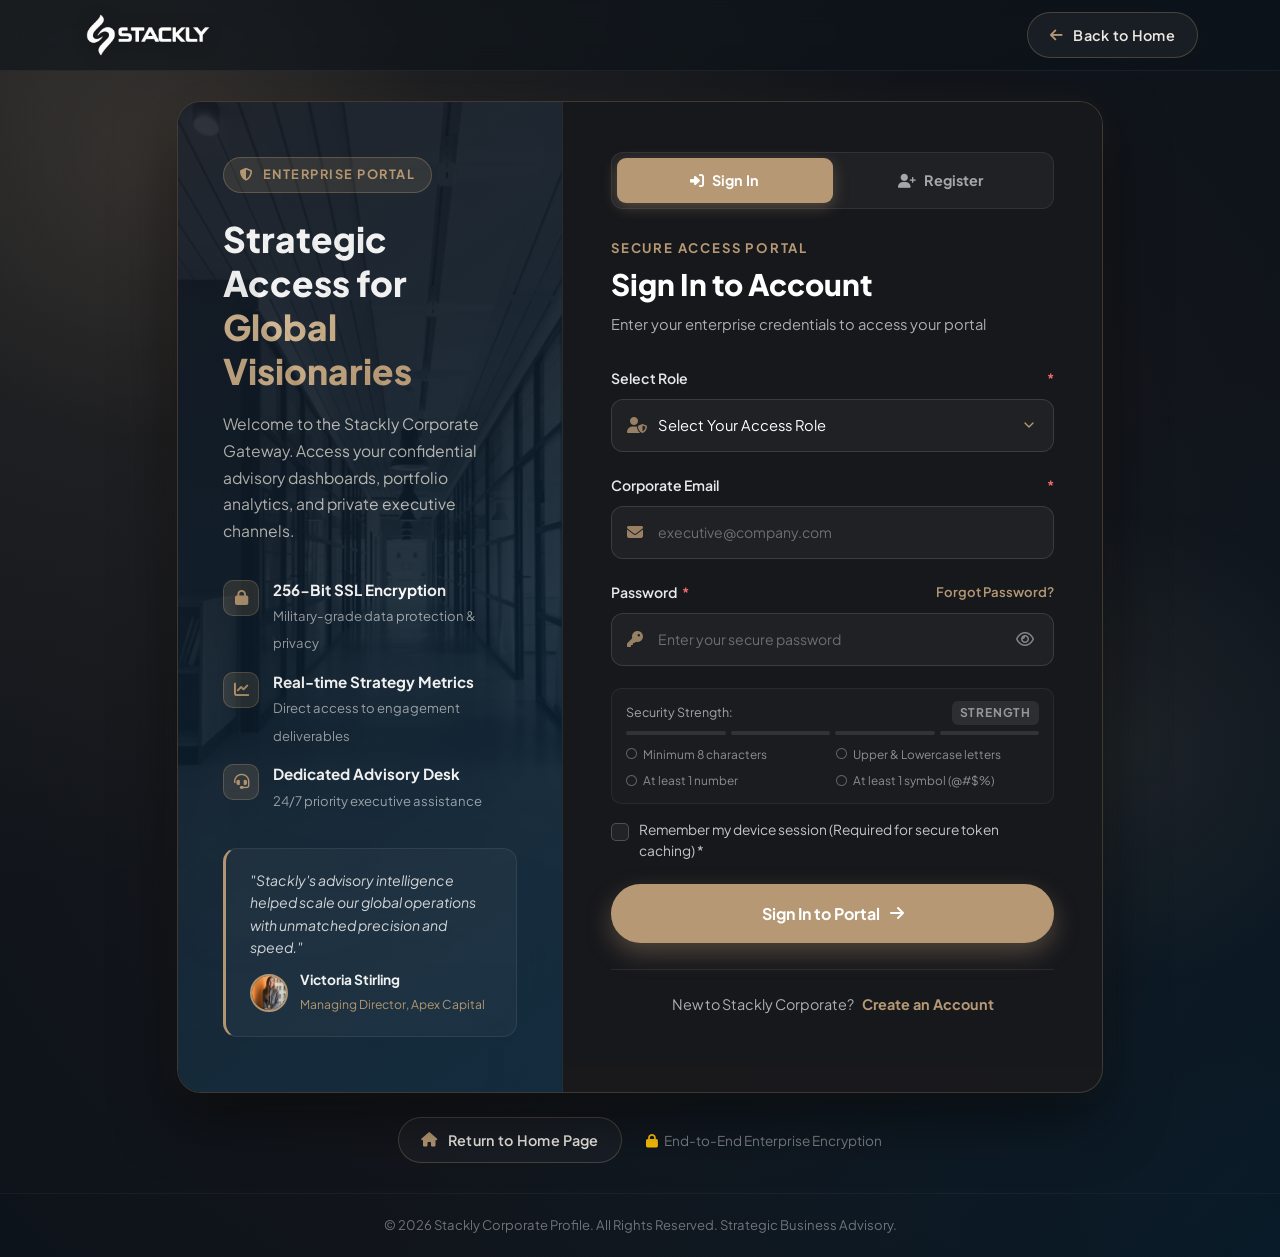
<file: pages/login.html>
<!doctype html>
<html lang="en">
  <head>
    <meta charset="UTF-8" />
    <meta name="viewport" content="width=device-width, initial-scale=1.0" />
    <title>Enterprise Portal Login - Stackly Corporate Profile</title>

    <!-- Favicon -->
    <link
      rel="shortcut icon"
      href="../assets/images/logoStackly.webp"
      type="image/webp"
    />

    <!-- Google Fonts -->
    <link rel="preconnect" href="https://fonts.googleapis.com" />
    <link rel="preconnect" href="https://fonts.gstatic.com" crossorigin />
    <link
      href="https://fonts.googleapis.com/css2?family=Plus+Jakarta+Sans:ital,wght@0,300;0,400;0,500;0,600;0,700;0,800;1,400;1,600;1,700&display=swap"
      rel="stylesheet"
    />

    <!-- Bootstrap 5 CSS -->
    <link
      href="https://cdn.jsdelivr.net/npm/bootstrap@5.3.3/dist/css/bootstrap.min.css"
      rel="stylesheet"
    />

    <!-- Font Awesome 6 Icons -->
    <link
      rel="stylesheet"
      href="https://cdnjs.cloudflare.com/ajax/libs/font-awesome/6.5.1/css/all.min.css"
    />

    <!-- Theme Base & Dedicated Auth CSS -->
    <link rel="stylesheet" href="../assets/css/styles.css" />
    <link rel="stylesheet" href="../assets/css/auth.css" />
  </head>
  <body class="auth-page-body">
    <!-- Top Auth Navigation with Back to Home -->
    <nav class="auth-top-nav">
      <div class="container nav-container">
        <!-- Brand Logo -->
        <a
          href="../index.html"
          class="auth-brand-logo"
          title="Stackly Corporate Home"
        >
          <img
            src="../assets/images/logoStackly.webp"
            alt="Stackly Corporate Logo"
          />
        </a>

        <!-- Back to Home Action Button (Requirement 9) -->
        <div class="auth-nav-actions">
          <a href="../index.html" class="back-home-btn" id="backToHomeTop">
            <i class="fa-solid fa-arrow-left"></i>
            <span>Back to Home</span>
          </a>
        </div>
      </div>
    </nav>

    <!-- Main Auth Content Area -->
    <main class="auth-main-wrapper">
      <div class="container">
        <div class="row justify-content-center">
          <div class="col-xl-10 col-lg-11">
            <div class="auth-card-container">
              <div class="row g-0">
                <!-- Left Visual & Brand Overview Column -->
                <div class="col-lg-5 d-none d-lg-flex">
                  <div class="auth-brand-side">
                    <div>
                      <div class="brand-badge">
                        <i class="fa-solid fa-shield-halved"></i> Enterprise
                        Portal
                      </div>
                      <h2>
                        Strategic Access for <span>Global Visionaries</span>
                      </h2>
                      <p>
                        Welcome to the Stackly Corporate Gateway. Access your
                        confidential advisory dashboards, portfolio analytics,
                        and private executive channels.
                      </p>

                      <!-- Key Value Pillars -->
                      <div class="auth-feature-list">
                        <div class="auth-feature-item">
                          <div class="auth-feature-icon">
                            <i class="fa-solid fa-lock"></i>
                          </div>
                          <div class="auth-feature-text">
                            <h5>256-Bit SSL Encryption</h5>
                            <span
                              >Military-grade data protection & privacy</span
                            >
                          </div>
                        </div>

                        <div class="auth-feature-item">
                          <div class="auth-feature-icon">
                            <i class="fa-solid fa-chart-line"></i>
                          </div>
                          <div class="auth-feature-text">
                            <h5>Real-time Strategy Metrics</h5>
                            <span
                              >Direct access to engagement deliverables</span
                            >
                          </div>
                        </div>

                        <div class="auth-feature-item">
                          <div class="auth-feature-icon">
                            <i class="fa-solid fa-headset"></i>
                          </div>
                          <div class="auth-feature-text">
                            <h5>Dedicated Advisory Desk</h5>
                            <span>24/7 priority executive assistance</span>
                          </div>
                        </div>
                      </div>
                    </div>

                    <!-- Client Trust Endorsement -->
                    <div class="auth-quote-card">
                      <p>
                        "Stackly's advisory intelligence helped scale our global
                        operations with unmatched precision and speed."
                      </p>
                      <div class="auth-quote-author">
                        <img
                          src="../assets/images/home/home-team-avatar-1.webp"
                          alt="Executive Partner"
                          class="auth-quote-avatar"
                        />
                        <div class="auth-quote-info">
                          <h6>Victoria Stirling</h6>
                          <span>Managing Director, Apex Capital</span>
                        </div>
                      </div>
                    </div>
                  </div>
                </div>

                <!-- Right Interactive Form Column -->
                <div class="col-lg-7">
                  <div class="auth-form-side">
                    <!-- Switch Tabs: Sign In / Register -->
                    <div class="auth-tabs-nav">
                      <a href="login.html" class="auth-tab-link active">
                        <i class="fa-solid fa-right-to-bracket"></i>
                        <span>Sign In</span>
                      </a>
                      <a href="register.html" class="auth-tab-link">
                        <i class="fa-solid fa-user-plus"></i>
                        <span>Register</span>
                      </a>
                    </div>

                    <!-- Form Header -->
                    <div class="auth-form-header">
                      <span class="auth-subtitle">Secure Access Portal</span>
                      <h3>Sign In to Account</h3>
                      <p>
                        Enter your enterprise credentials to access your portal
                      </p>
                    </div>

                    <!-- Login Form -->
                    <form id="loginForm" novalidate>
                      <!-- Field 1: Role Selection (Requirement 2 & 4) -->
                      <div class="auth-form-group">
                        <label for="loginRole" class="auth-label">
                          Select Role <span class="required-star">*</span>
                        </label>
                        <div class="auth-input-wrapper">
                          <i
                            class="fa-solid fa-user-shield auth-input-icon"
                          ></i>
                          <select
                            class="auth-form-select"
                            id="loginRole"
                            name="role"
                            required
                          >
                            <option value="" disabled selected>
                              Select Your Access Role
                            </option>
                            <option value="client">
                              Client / Corporate Partner
                            </option>
                            <option value="consultant">
                              Senior Consultant / Advisor
                            </option>
                            <option value="executive">
                              Enterprise Executive / C-Suite
                            </option>
                            <option value="stakeholder">
                              Board Member / Stakeholder
                            </option>
                          </select>
                        </div>
                      </div>

                      <!-- Field 2: Email Address (Requirement 2 & 4) -->
                      <div class="auth-form-group">
                        <label for="loginEmail" class="auth-label">
                          Corporate Email <span class="required-star">*</span>
                        </label>
                        <div class="auth-input-wrapper">
                          <i class="fa-solid fa-envelope auth-input-icon"></i>
                          <input
                            type="email"
                            class="auth-form-control"
                            id="loginEmail"
                            name="email"
                            placeholder="executive@company.com"
                            autocomplete="email"
                            required
                          />
                        </div>
                        <div
                          id="loginEmailFeedback"
                          class="field-feedback"
                        ></div>
                      </div>

                      <!-- Field 3: Password with Weak Password Validation (Requirements 2, 4, 6) -->
                      <div class="auth-form-group">
                        <div class="auth-label">
                          <label for="loginPassword">
                            Password <span class="required-star">*</span>
                          </label>
                          <a
                            href="#"
                            class="text-decoration-none"
                            style="font-size: 0.82rem; color: var(--theme)"
                          >
                            Forgot Password?
                          </a>
                        </div>
                        <div class="auth-input-wrapper">
                          <i class="fa-solid fa-key auth-input-icon"></i>
                          <input
                            type="password"
                            class="auth-form-control"
                            id="loginPassword"
                            name="password"
                            placeholder="Enter your secure password"
                            autocomplete="current-password"
                            required
                          />
                          <button
                            type="button"
                            class="password-toggle-btn"
                            data-target="loginPassword"
                            aria-label="Toggle password visibility"
                          >
                            <i class="fa-regular fa-eye"></i>
                          </button>
                        </div>
                        <div
                          id="loginPasswordFeedback"
                          class="field-feedback"
                        ></div>
                      </div>

                      <!-- Password Strength Live Indicator -->
                      <div
                        class="password-strength-container mb-3"
                        id="loginStrengthContainer"
                      >
                        <div class="strength-meter-header">
                          <span class="strength-label">Security Strength:</span>
                          <span class="strength-badge">Strength</span>
                        </div>
                        <div class="strength-progress-bars">
                          <div class="strength-segment"></div>
                          <div class="strength-segment"></div>
                          <div class="strength-segment"></div>
                          <div class="strength-segment"></div>
                        </div>
                        <ul class="password-criteria-list">
                          <li class="password-criteria-item" data-crit="length">
                            <i class="fa-regular fa-circle"></i> Minimum 8
                            characters
                          </li>
                          <li class="password-criteria-item" data-crit="cases">
                            <i class="fa-regular fa-circle"></i> Upper &
                            Lowercase letters
                          </li>
                          <li class="password-criteria-item" data-crit="number">
                            <i class="fa-regular fa-circle"></i> At least 1
                            number
                          </li>
                          <li
                            class="password-criteria-item"
                            data-crit="special"
                          >
                            <i class="fa-regular fa-circle"></i> At least 1
                            symbol (@#$%)
                          </li>
                        </ul>
                      </div>

                      <!-- Field 4: Remember Me Checkbox (Requirements 2 & 4) -->
                      <div class="auth-checkbox-group">
                        <input
                          type="checkbox"
                          class="auth-check-input"
                          id="loginRemember"
                          name="rememberMe"
                          required
                        />
                        <label for="loginRemember" class="auth-check-label">
                          Remember my device session (Required for secure token
                          caching)
                          <span class="required-star">*</span>
                        </label>
                      </div>

                      <!-- Submit Button -->
                      <button type="submit" class="auth-submit-btn">
                        <span>Sign In to Portal</span>
                        <i class="fa-solid fa-arrow-right"></i>
                      </button>
                    </form>

                    <!-- Switch to Register Alternative -->
                    <div class="auth-form-footer">
                      <p>
                        New to Stackly Corporate?
                        <a href="register.html">Create an Account</a>
                      </p>
                    </div>
                  </div>
                </div>
              </div>
            </div>

            <!-- Page Bottom Secondary Back Link & Security Badge -->
            <div
              class="text-center mt-4 d-flex justify-content-center align-items-center gap-4 flex-wrap"
            >
              <a
                href="../index.html"
                class="back-home-btn"
                style="background: rgba(255, 255, 255, 0.03)"
              >
                <i class="fa-solid fa-house"></i>
                <span>Return to Home Page</span>
              </a>
              <span
                style="font-size: 0.85rem; color: rgba(255, 255, 255, 0.45)"
              >
                <i class="fa-solid fa-lock text-warning me-1"></i> End-to-End
                Enterprise Encryption
              </span>
            </div>
          </div>
        </div>
      </div>
    </main>

    <!-- Simple Page Footer -->
    <footer class="auth-page-footer">
      <div class="container">
        <p class="m-0">
          &copy; 2026 Stackly Corporate Profile. All Rights Reserved. Strategic
          Business Advisory.
        </p>
      </div>
    </footer>

    <!-- Bootstrap 5 Bundle JS -->
    <script src="https://cdn.jsdelivr.net/npm/bootstrap@5.3.3/dist/js/bootstrap.bundle.min.js"></script>

    <!-- Dedicated Auth JavaScript -->
    <script src="../assets/js/auth.js"></script>
  </body>
</html>
</file>
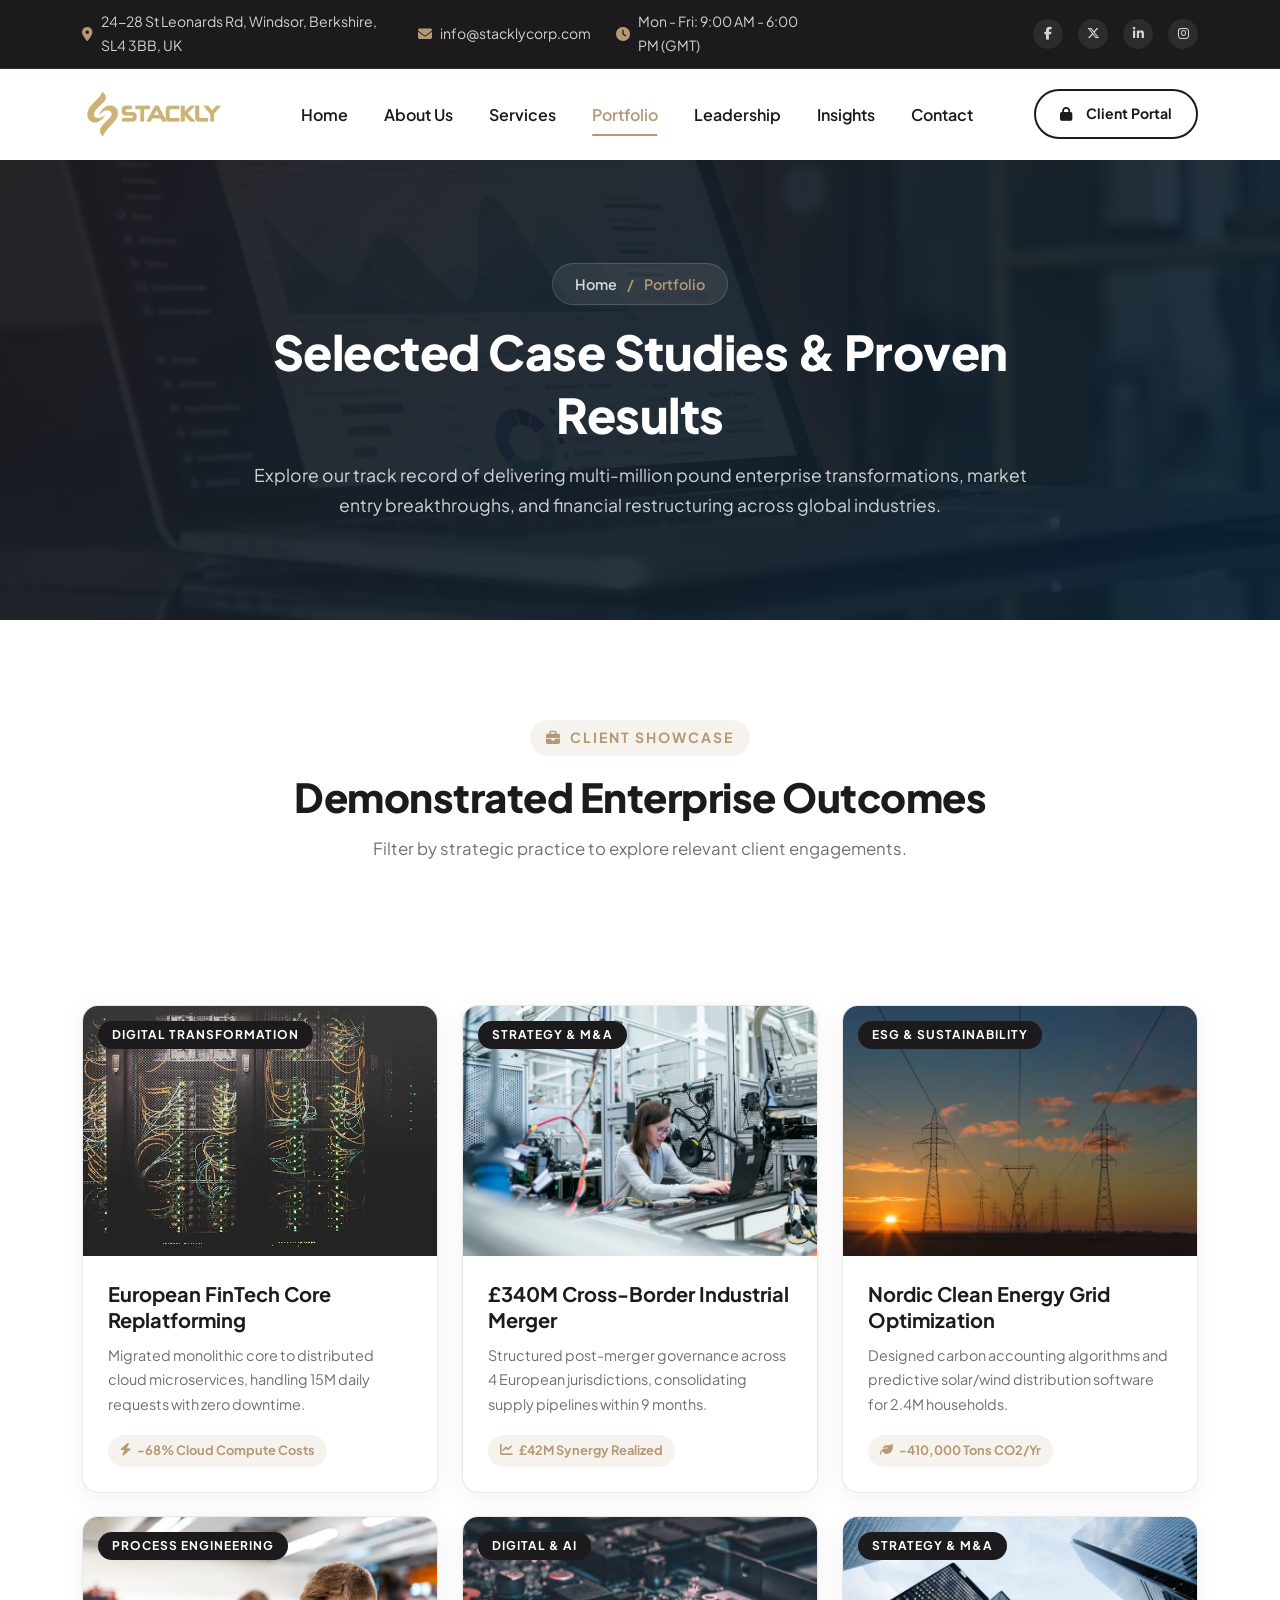
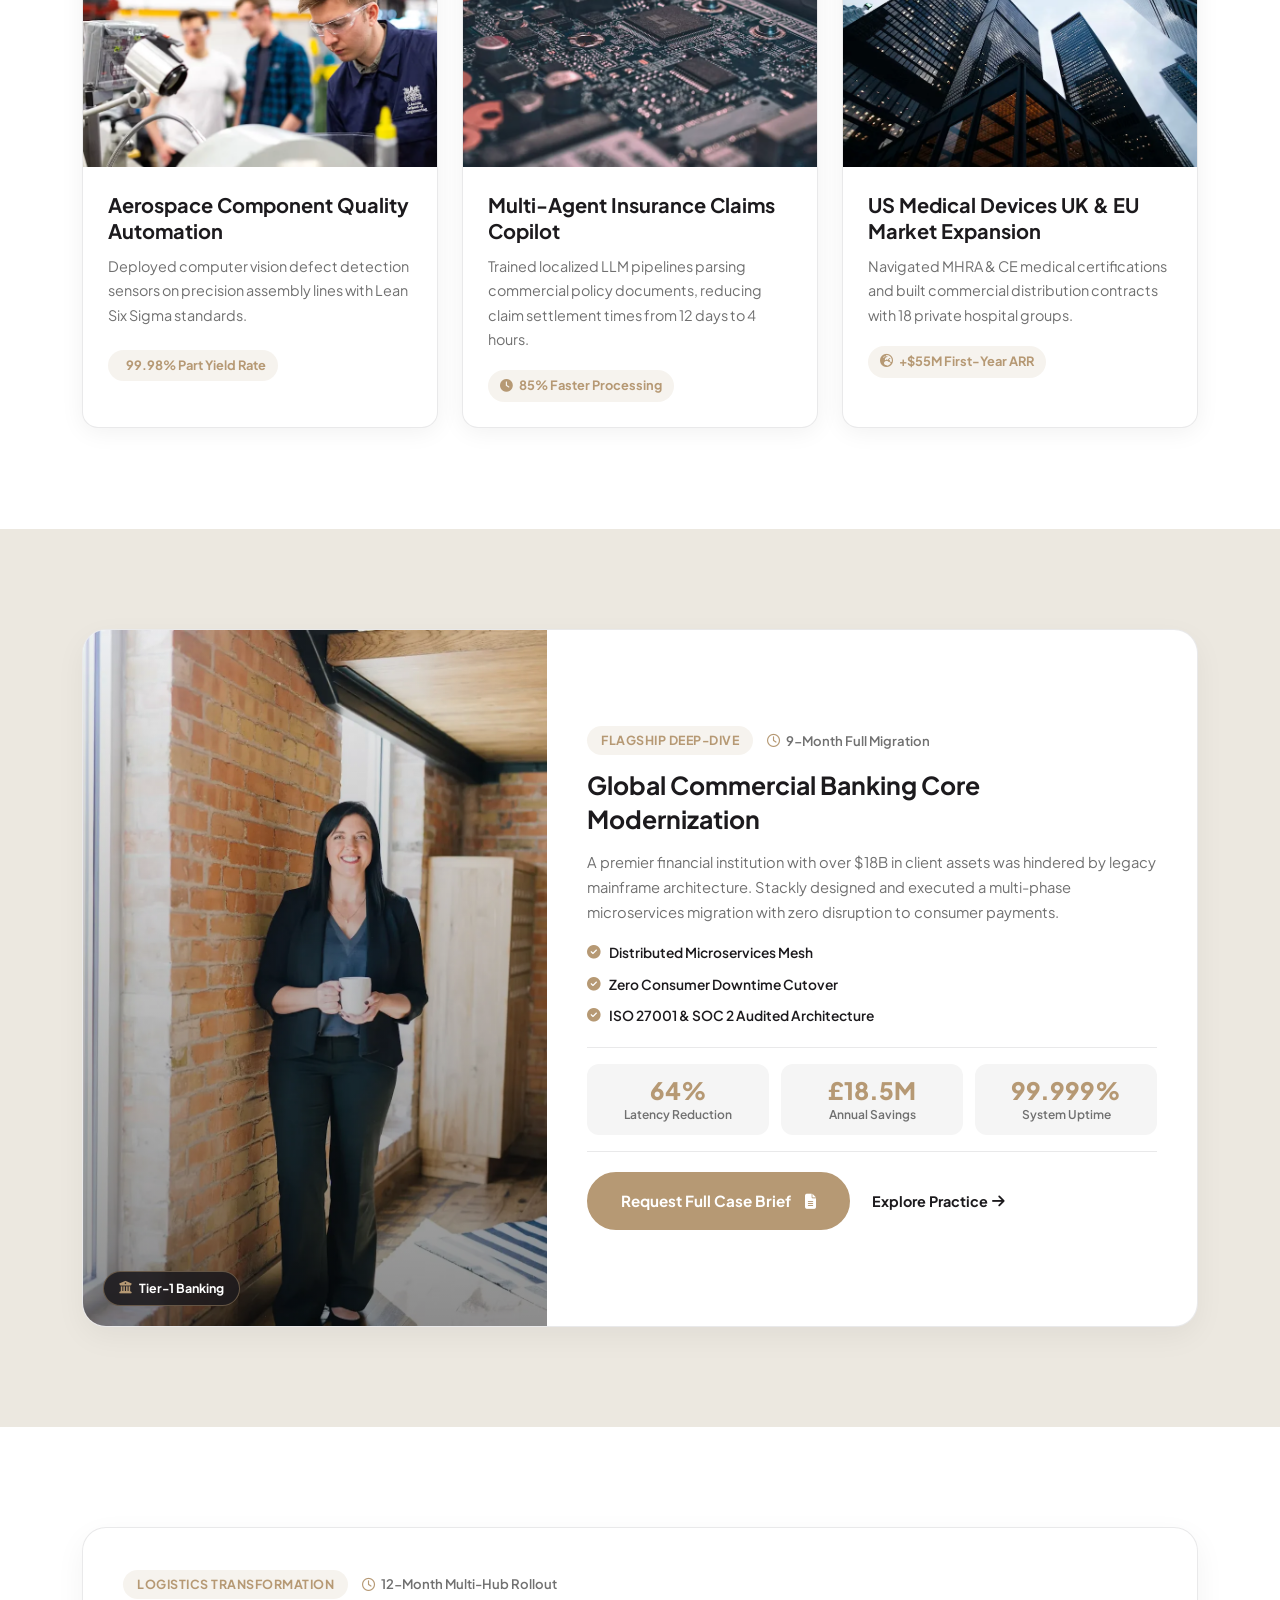
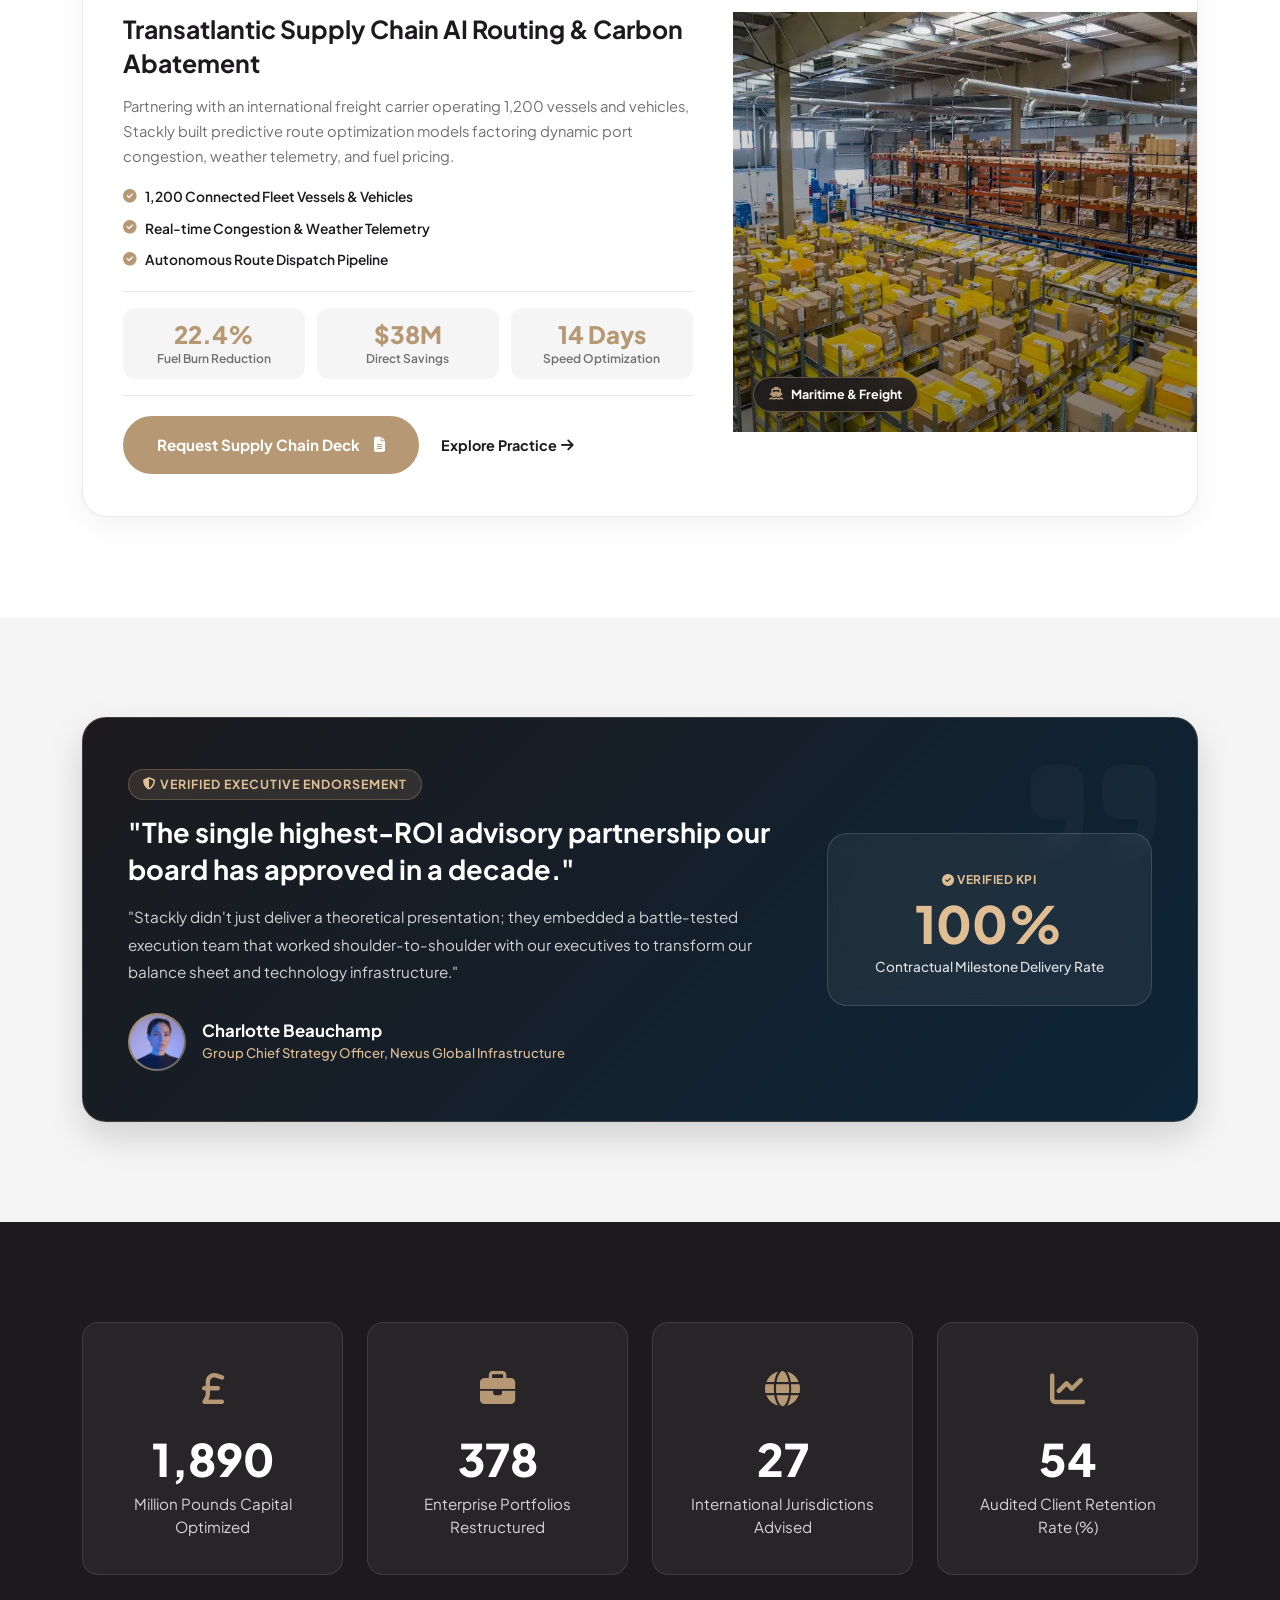
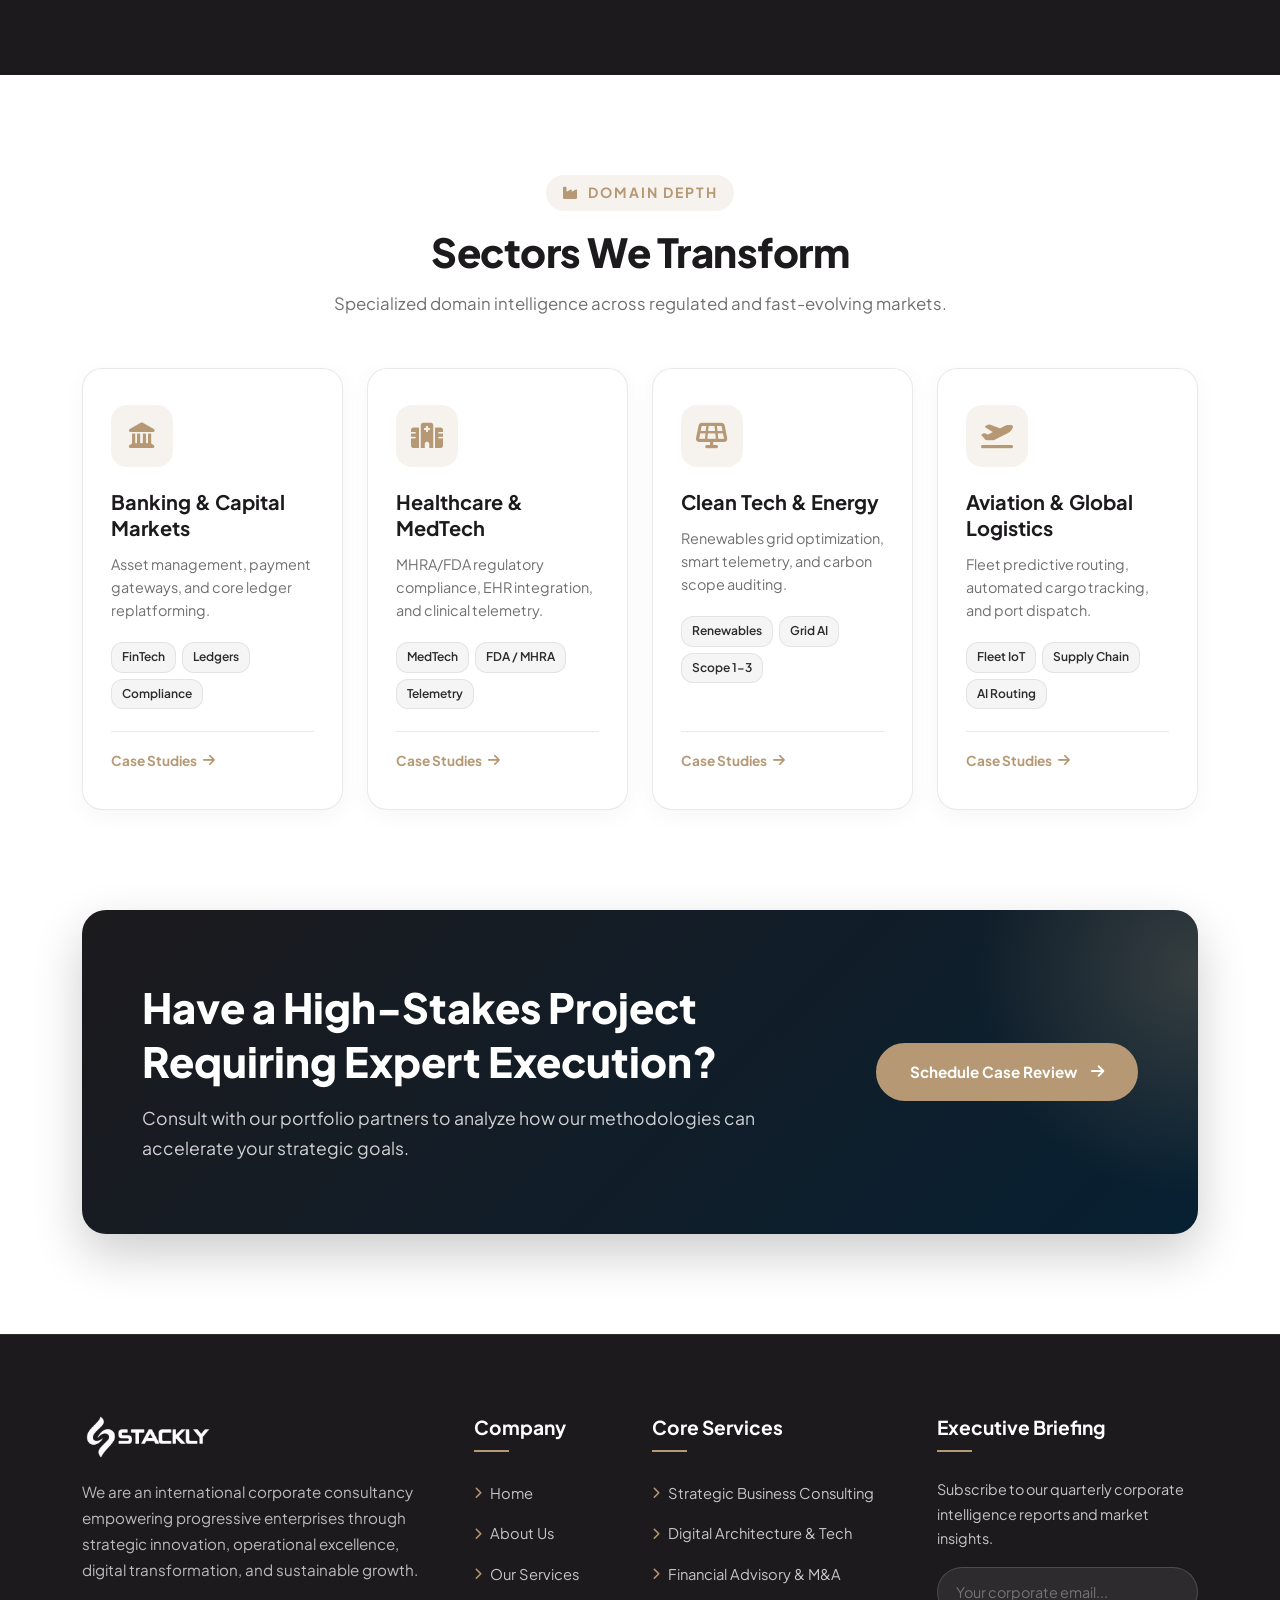
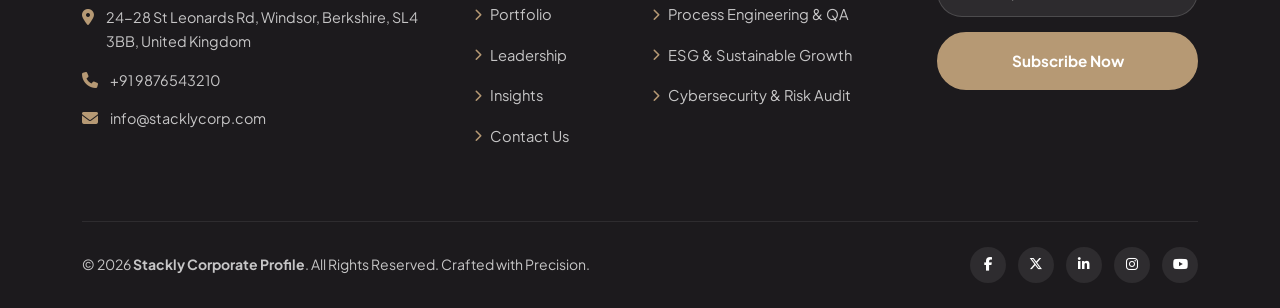
<file: pages/portfolio.html>
<!doctype html>
<html lang="en">
  <head>
    <meta charset="UTF-8" />
    <meta name="viewport" content="width=device-width, initial-scale=1.0" />
    <title>Portfolio & Case Studies - Stackly Corporate Profile</title>

    <!-- Favicon -->
    <link
      rel="shortcut icon"
      href="../assets/images/logoStackly.webp"
      type="image/webp"
    />

    <!-- Google Fonts -->
    <link rel="preconnect" href="https://fonts.googleapis.com" />
    <link rel="preconnect" href="https://fonts.gstatic.com" crossorigin />
    <link
      href="https://fonts.googleapis.com/css2?family=Plus+Jakarta+Sans:ital,wght@0,300;0,400;0,500;0,600;0,700;0,800;1,400;1,600;1,700&display=swap"
      rel="stylesheet"
    />

    <!-- Bootstrap 5 CSS -->
    <link
      href="https://cdn.jsdelivr.net/npm/bootstrap@5.3.3/dist/css/bootstrap.min.css"
      rel="stylesheet"
    />

    <!-- Font Awesome 6 Icons (Latest CDN) -->
    <link
      rel="stylesheet"
      href="https://cdnjs.cloudflare.com/ajax/libs/font-awesome/6.5.1/css/all.min.css"
    />

    <!-- Main Theme CSS & Portfolio Page CSS -->
    <link rel="stylesheet" href="../assets/css/styles.css" />
    <link rel="stylesheet" href="../assets/css/portfolio.css" />
  </head>
  <body>
    <!-- Common Header Component -->
    <div id="header-placeholder"></div>

    <!-- ==========================================
         Section 1: Common Subpage Banner
         ========================================== -->
    <section
      class="page-banner"
      style="
        background-image: url(&quot;../assets/images/portfolio/portfolio-banner-image.webp&quot;);
      "
    >
      <div class="container">
        <div class="page-banner-content reveal reveal-fade-up">
          <div class="custom-breadcrumb mb-3">
            <a href="../index.html">Home</a>
            <span class="separator">/</span>
            <span class="current">Portfolio</span>
          </div>
          <h1>Selected Case Studies & Proven Results</h1>
          <p>
            Explore our track record of delivering multi-million pound
            enterprise transformations, market entry breakthroughs, and
            financial restructuring across global industries.
          </p>
        </div>
      </div>
    </section>

    <!-- ==========================================
         Section 2: Filterable Portfolio Gallery
         ========================================== -->
    <section class="section-padding">
      <div class="container">
        <div class="section-title text-center reveal reveal-fade-up">
          <span class="sub-title"
            ><i class="fa-solid fa-briefcase"></i> Client Showcase</span
          >
          <h2>Demonstrated Enterprise Outcomes</h2>
          <p>
            Filter by strategic practice to explore relevant client engagements.
          </p>
        </div>

        <!-- Filter Buttons -->
        <div
          class="portfolio-filter-nav reveal reveal-fade-up reveal-delay-100"
        >
          <button class="filter-btn active" data-filter="all">
            All Engagements
          </button>
          <button class="filter-btn" data-filter="digital">Digital & AI</button>
          <button class="filter-btn" data-filter="strategy">
            Strategy & M&A
          </button>
          <button class="filter-btn" data-filter="esg">
            ESG & Sustainability
          </button>
          <button class="filter-btn" data-filter="process">
            Process Engineering
          </button>
        </div>

        <!-- Projects Grid -->
        <div class="row g-4" id="portfolioGallery">
          <!-- Item 1 (Digital) -->
          <div
            class="col-lg-4 col-md-6 portfolio-filter-item digital reveal reveal-fade-up reveal-delay-100"
          >
            <div class="portfolio-card">
              <div class="portfolio-thumb">
                <img
                  src="../assets/images/portfolio/portfolio-card-img-1.webp"
                  alt="Core Banking Cloud"
                />
                <span class="portfolio-tag">Digital Transformation</span>
              </div>
              <div class="portfolio-info">
                <h4>European FinTech Core Replatforming</h4>
                <p>
                  Migrated monolithic core to distributed cloud microservices,
                  handling 15M daily requests with zero downtime.
                </p>
                <span class="portfolio-result-pill"
                  ><i class="fa-solid fa-bolt"></i> -68% Cloud Compute
                  Costs</span
                >
              </div>
            </div>
          </div>

          <!-- Item 2 (Strategy) -->
          <div
            class="col-lg-4 col-md-6 portfolio-filter-item strategy reveal reveal-fade-up reveal-delay-200"
          >
            <div class="portfolio-card">
              <div class="portfolio-thumb">
                <img
                  src="../assets/images/home/home-portfolio-img-2.webp"
                  alt="Cross Border M&A"
                />
                <span class="portfolio-tag">Strategy & M&A</span>
              </div>
              <div class="portfolio-info">
                <h4>£340M Cross-Border Industrial Merger</h4>
                <p>
                  Structured post-merger governance across 4 European
                  jurisdictions, consolidating supply pipelines within 9 months.
                </p>
                <span class="portfolio-result-pill"
                  ><i class="fa-solid fa-chart-line"></i> £42M Synergy
                  Realized</span
                >
              </div>
            </div>
          </div>

          <!-- Item 3 (ESG) -->
          <div
            class="col-lg-4 col-md-6 portfolio-filter-item esg reveal reveal-fade-up reveal-delay-300"
          >
            <div class="portfolio-card">
              <div class="portfolio-thumb">
                <img
                  src="../assets/images/portfolio/portfolio-card-img-3.webp"
                  alt="Clean Energy Transition"
                />
                <span class="portfolio-tag">ESG & Sustainability</span>
              </div>
              <div class="portfolio-info">
                <h4>Nordic Clean Energy Grid Optimization</h4>
                <p>
                  Designed carbon accounting algorithms and predictive
                  solar/wind distribution software for 2.4M households.
                </p>
                <span class="portfolio-result-pill"
                  ><i class="fa-solid fa-leaf"></i> -410,000 Tons CO2/Yr</span
                >
              </div>
            </div>
          </div>

          <!-- Item 4 (Process) -->
          <div
            class="col-lg-4 col-md-6 portfolio-filter-item process reveal reveal-fade-up reveal-delay-100"
          >
            <div class="portfolio-card">
              <div class="portfolio-thumb">
                <img
                  src="../assets/images/portfolio/portfolio-card-img-4.webp"
                  alt="Advanced Manufacturing QA"
                />
                <span class="portfolio-tag">Process Engineering</span>
              </div>
              <div class="portfolio-info">
                <h4>Aerospace Component Quality Automation</h4>
                <p>
                  Deployed computer vision defect detection sensors on precision
                  assembly lines with Lean Six Sigma standards.
                </p>
                <span class="portfolio-result-pill"
                  ><i class="fa-solid fa-shield-check"></i> 99.98% Part Yield
                  Rate</span
                >
              </div>
            </div>
          </div>

          <!-- Item 5 (Digital) -->
          <div
            class="col-lg-4 col-md-6 portfolio-filter-item digital reveal reveal-fade-up reveal-delay-200"
          >
            <div class="portfolio-card">
              <div class="portfolio-thumb">
                <img
                  src="../assets/images/portfolio/portfolio-card-img-5.webp"
                  alt="Enterprise AI Agent"
                />
                <span class="portfolio-tag">Digital & AI</span>
              </div>
              <div class="portfolio-info">
                <h4>Multi-Agent Insurance Claims Copilot</h4>
                <p>
                  Trained localized LLM pipelines parsing commercial policy
                  documents, reducing claim settlement times from 12 days to 4
                  hours.
                </p>
                <span class="portfolio-result-pill"
                  ><i class="fa-solid fa-clock"></i> 85% Faster Processing</span
                >
              </div>
            </div>
          </div>

          <!-- Item 6 (Strategy) -->
          <div
            class="col-lg-4 col-md-6 portfolio-filter-item strategy reveal reveal-fade-up reveal-delay-300"
          >
            <div class="portfolio-card">
              <div class="portfolio-thumb">
                <img
                  src="../assets/images/portfolio/portfolio-card-img-6.webp"
                  alt="Global Market Entry"
                />
                <span class="portfolio-tag">Strategy & M&A</span>
              </div>
              <div class="portfolio-info">
                <h4>US Medical Devices UK & EU Market Expansion</h4>
                <p>
                  Navigated MHRA & CE medical certifications and built
                  commercial distribution contracts with 18 private hospital
                  groups.
                </p>
                <span class="portfolio-result-pill"
                  ><i class="fa-solid fa-earth-europe"></i> +$55M First-Year
                  ARR</span
                >
              </div>
            </div>
          </div>
        </div>
      </div>
    </section>

    <!-- ==========================================
         Section 3: Deep Dive Case Study Spotlight 1
         ========================================== -->
    <section class="section-padding section-bg">
      <div class="container">
        <div class="case-study-hero-card reveal reveal-fade-up">
          <div class="row g-0 align-items-center">
            <div class="col-lg-5">
              <div class="case-study-img-frame">
                <img
                  src="../assets/images/portfolio/portfolio-case-study-img-1.webp"
                  alt="Banking Core Modernization"
                  class="case-study-img-el"
                />
                <div class="case-study-img-overlay"></div>
                <span class="case-study-img-tag"
                  ><i class="fa-solid fa-building-columns"></i> Tier-1
                  Banking</span
                >
              </div>
            </div>
            <div class="col-lg-7">
              <div class="case-study-content">
                <div class="case-study-header-meta">
                  <span class="case-study-badge">Flagship Deep-Dive</span>
                  <span class="case-study-timeline"
                    ><i class="fa-regular fa-clock"></i> 9-Month Full
                    Migration</span
                  >
                </div>
                <h3>Global Commercial Banking Core Modernization</h3>
                <p>
                  A premier financial institution with over $18B in client
                  assets was hindered by legacy mainframe architecture. Stackly
                  designed and executed a multi-phase microservices migration
                  with zero disruption to consumer payments.
                </p>
                <div class="case-study-key-points">
                  <span
                    ><i class="fa-solid fa-circle-check"></i> Distributed
                    Microservices Mesh</span
                  >
                  <span
                    ><i class="fa-solid fa-circle-check"></i> Zero Consumer
                    Downtime Cutover</span
                  >
                  <span
                    ><i class="fa-solid fa-circle-check"></i> ISO 27001 & SOC 2
                    Audited Architecture</span
                  >
                </div>
                <div class="case-metrics-row">
                  <div class="metric-stat">
                    <h4>64%</h4>
                    <p>Latency Reduction</p>
                  </div>
                  <div class="metric-stat">
                    <h4>£18.5M</h4>
                    <p>Annual Savings</p>
                  </div>
                  <div class="metric-stat">
                    <h4>99.999%</h4>
                    <p>System Uptime</p>
                  </div>
                </div>
                <div class="case-study-actions">
                  <a href="#" class="theme-btn"
                    >Request Full Case Brief
                    <i class="fa-solid fa-file-lines ms-1"></i
                  ></a>
                  <a href="#" class="case-study-sublink"
                    >Explore Practice
                    <i class="fa-solid fa-arrow-right ms-1"></i
                  ></a>
                </div>
              </div>
            </div>
          </div>
        </div>
      </div>
    </section>

    <!-- ==========================================
         Section 4: Deep Dive Case Study Spotlight 2
         ========================================== -->
    <section class="section-padding">
      <div class="container">
        <div class="case-study-hero-card reveal reveal-fade-up">
          <div class="row g-0 align-items-center flex-lg-row-reverse">
            <div class="col-lg-5">
              <div class="case-study-img-frame">
                <img
                  src="../assets/images/portfolio/portfolio-case-study-img-2.webp"
                  alt="Logistics Fleet AI"
                  class="case-study-img-el"
                />
                <div class="case-study-img-overlay"></div>
                <span class="case-study-img-tag"
                  ><i class="fa-solid fa-ship"></i> Maritime & Freight</span
                >
              </div>
            </div>
            <div class="col-lg-7">
              <div class="case-study-content">
                <div class="case-study-header-meta">
                  <span class="case-study-badge">Logistics Transformation</span>
                  <span class="case-study-timeline"
                    ><i class="fa-regular fa-clock"></i> 12-Month Multi-Hub
                    Rollout</span
                  >
                </div>
                <h3>
                  Transatlantic Supply Chain AI Routing & Carbon Abatement
                </h3>
                <p>
                  Partnering with an international freight carrier operating
                  1,200 vessels and vehicles, Stackly built predictive route
                  optimization models factoring dynamic port congestion, weather
                  telemetry, and fuel pricing.
                </p>
                <div class="case-study-key-points">
                  <span
                    ><i class="fa-solid fa-circle-check"></i> 1,200 Connected
                    Fleet Vessels & Vehicles</span
                  >
                  <span
                    ><i class="fa-solid fa-circle-check"></i> Real-time
                    Congestion & Weather Telemetry</span
                  >
                  <span
                    ><i class="fa-solid fa-circle-check"></i> Autonomous Route
                    Dispatch Pipeline</span
                  >
                </div>
                <div class="case-metrics-row">
                  <div class="metric-stat">
                    <h4>22.4%</h4>
                    <p>Fuel Burn Reduction</p>
                  </div>
                  <div class="metric-stat">
                    <h4>$38M</h4>
                    <p>Direct Savings</p>
                  </div>
                  <div class="metric-stat">
                    <h4>14 Days</h4>
                    <p>Speed Optimization</p>
                  </div>
                </div>
                <div class="case-study-actions">
                  <a href="#" class="theme-btn"
                    >Request Supply Chain Deck
                    <i class="fa-solid fa-file-lines ms-1"></i
                  ></a>
                  <a href="#" class="case-study-sublink"
                    >Explore Practice
                    <i class="fa-solid fa-arrow-right ms-1"></i
                  ></a>
                </div>
              </div>
            </div>
          </div>
        </div>
      </div>
    </section>

    <!-- ==========================================
         Section 5: Client Spotlight Card
         ========================================== -->
    <section class="section-padding section-bg-2">
      <div class="container">
        <div class="client-spotlight-card reveal reveal-zoom-in">
          <i class="fa-solid fa-quote-right spotlight-quote-icon"></i>
          <div class="row align-items-center position-relative">
            <div class="col-lg-8">
              <div class="spotlight-tag-wrap">
                <span class="spotlight-tag"
                  ><i class="fa-solid fa-shield-halved me-1"></i> Verified
                  Executive Endorsement</span
                >
              </div>
              <h3 class="spotlight-quote">
                "The single highest-ROI advisory partnership our board has
                approved in a decade."
              </h3>
              <p class="spotlight-text">
                "Stackly didn't just deliver a theoretical presentation; they
                embedded a battle-tested execution team that worked
                shoulder-to-shoulder with our executives to transform our
                balance sheet and technology infrastructure."
              </p>
              <div class="spotlight-author">
                <div class="spotlight-avatar-wrap">
                  <img
                    src="../assets/images/home/home-about-main-person-img.webp"
                    alt="Managing Director"
                    class="spotlight-avatar"
                  />
                </div>
                <div>
                  <h6 class="spotlight-name">Charlotte Beauchamp</h6>
                  <span class="spotlight-role"
                    >Group Chief Strategy Officer, Nexus Global
                    Infrastructure</span
                  >
                </div>
              </div>
            </div>
            <div class="col-lg-4 text-lg-end mt-4 mt-lg-0">
              <div class="spotlight-stat-box">
                <span class="stat-badge"
                  ><i class="fa-solid fa-circle-check"></i> Verified KPI</span
                >
                <h2 class="spotlight-metric">100%</h2>
                <p class="spotlight-metric-label">
                  Contractual Milestone Delivery Rate
                </p>
              </div>
            </div>
          </div>
        </div>
      </div>
    </section>

    <!-- ==========================================
         Section 6: Total Impact Telemetry Numbers
         ========================================== -->
    <section class="section-padding header-bg">
      <div class="container">
        <div class="row g-4">
          <div class="col-lg-3 col-sm-6 reveal reveal-fade-up reveal-delay-100">
            <div class="counter-box">
              <div class="counter-icon">
                <i class="fa-solid fa-sterling-sign"></i>
              </div>
              <div class="counter-number" data-count="4200">0</div>
              <p>Million Pounds Capital Optimized</p>
            </div>
          </div>
          <div class="col-lg-3 col-sm-6 reveal reveal-fade-up reveal-delay-200">
            <div class="counter-box">
              <div class="counter-icon">
                <i class="fa-solid fa-briefcase"></i>
              </div>
              <div class="counter-number" data-count="840">0</div>
              <p>Enterprise Portfolios Restructured</p>
            </div>
          </div>
          <div class="col-lg-3 col-sm-6 reveal reveal-fade-up reveal-delay-300">
            <div class="counter-box">
              <div class="counter-icon"><i class="fa-solid fa-globe"></i></div>
              <div class="counter-number" data-count="45">0</div>
              <p>International Jurisdictions Advised</p>
            </div>
          </div>
          <div class="col-lg-3 col-sm-6 reveal reveal-fade-up reveal-delay-400">
            <div class="counter-box">
              <div class="counter-icon">
                <i class="fa-solid fa-chart-line"></i>
              </div>
              <div class="counter-number" data-count="99">0</div>
              <p>Audited Client Retention Rate (%)</p>
            </div>
          </div>
        </div>
      </div>
    </section>

    <!-- ==========================================
         Section 7: Industries Covered
         ========================================== -->
    <section class="section-padding">
      <div class="container">
        <div class="section-title text-center reveal reveal-fade-up">
          <span class="sub-title"
            ><i class="fa-solid fa-industry"></i> Domain Depth</span
          >
          <h2>Sectors We Transform</h2>
          <p>
            Specialized domain intelligence across regulated and fast-evolving
            markets.
          </p>
        </div>
        <div class="row g-4">
          <div class="col-lg-3 col-sm-6 reveal reveal-fade-up reveal-delay-100">
            <div class="industry-card">
              <div class="industry-icon-wrap">
                <i class="fa-solid fa-landmark"></i>
              </div>
              <h4>Banking & Capital Markets</h4>
              <p>
                Asset management, payment gateways, and core ledger
                replatforming.
              </p>
              <div class="industry-tags">
                <span>FinTech</span>
                <span>Ledgers</span>
                <span>Compliance</span>
              </div>
              <div class="industry-card-footer">
                <a href="#">
                  <span class="industry-link">
                    Case Studies
                    <i class="fa-solid fa-arrow-right"></i>
                  </span>
                </a>
              </div>
            </div>
          </div>
          <div class="col-lg-3 col-sm-6 reveal reveal-fade-up reveal-delay-200">
            <div class="industry-card">
              <div class="industry-icon-wrap">
                <i class="fa-solid fa-hospital"></i>
              </div>
              <h4>Healthcare & MedTech</h4>
              <p>
                MHRA/FDA regulatory compliance, EHR integration, and clinical
                telemetry.
              </p>
              <div class="industry-tags">
                <span>MedTech</span>
                <span>FDA / MHRA</span>
                <span>Telemetry</span>
              </div>
              <div class="industry-card-footer">
                <a href="#">
                  <span class="industry-link">
                    Case Studies
                    <i class="fa-solid fa-arrow-right"></i>
                  </span>
                </a>
              </div>
            </div>
          </div>
          <div class="col-lg-3 col-sm-6 reveal reveal-fade-up reveal-delay-300">
            <div class="industry-card">
              <div class="industry-icon-wrap">
                <i class="fa-solid fa-solar-panel"></i>
              </div>
              <h4>Clean Tech & Energy</h4>
              <p>
                Renewables grid optimization, smart telemetry, and carbon scope
                auditing.
              </p>
              <div class="industry-tags">
                <span>Renewables</span>
                <span>Grid AI</span>
                <span>Scope 1-3</span>
              </div>
              <div class="industry-card-footer">
                <a href="#">
                  <span class="industry-link">
                    Case Studies
                    <i class="fa-solid fa-arrow-right"></i>
                  </span>
                </a>
              </div>
            </div>
          </div>
          <div class="col-lg-3 col-sm-6 reveal reveal-fade-up reveal-delay-400">
            <div class="industry-card">
              <div class="industry-icon-wrap">
                <i class="fa-solid fa-plane-departure"></i>
              </div>
              <h4>Aviation & Global Logistics</h4>
              <p>
                Fleet predictive routing, automated cargo tracking, and port
                dispatch.
              </p>
              <div class="industry-tags">
                <span>Fleet IoT</span>
                <span>Supply Chain</span>
                <span>AI Routing</span>
              </div>
              <div class="industry-card-footer">
                <a href="#">
                  <span class="industry-link">
                    Case Studies
                    <i class="fa-solid fa-arrow-right"></i>
                  </span>
                </a>
              </div>
            </div>
          </div>
        </div>
      </div>
    </section>

    <!-- ==========================================
         Section 8: Call To Action Banner
         ========================================== -->
    <section class="section-padding pt-0">
      <div class="container">
        <div class="cta-box-banner reveal reveal-zoom-in">
          <div class="row align-items-center">
            <div class="col-lg-8">
              <h2>Have a High-Stakes Project Requiring Expert Execution?</h2>
              <p>
                Consult with our portfolio partners to analyze how our
                methodologies can accelerate your strategic goals.
              </p>
            </div>
            <div class="col-lg-4 text-lg-end mt-4 mt-lg-0">
              <a href="#" class="theme-btn"
                >Schedule Case Review
                <i class="fa-solid fa-arrow-right ms-1"></i
              ></a>
            </div>
          </div>
        </div>
      </div>
    </section>

    <!-- Common Footer Component -->
    <div id="footer-placeholder"></div>

    <!-- Bootstrap Bundle JS -->
    <script src="https://cdn.jsdelivr.net/npm/bootstrap@5.3.3/dist/js/bootstrap.bundle.min.js"></script>

    <!-- Main Script JS -->
    <script src="../assets/js/script.js"></script>
  </body>
</html>
</file>
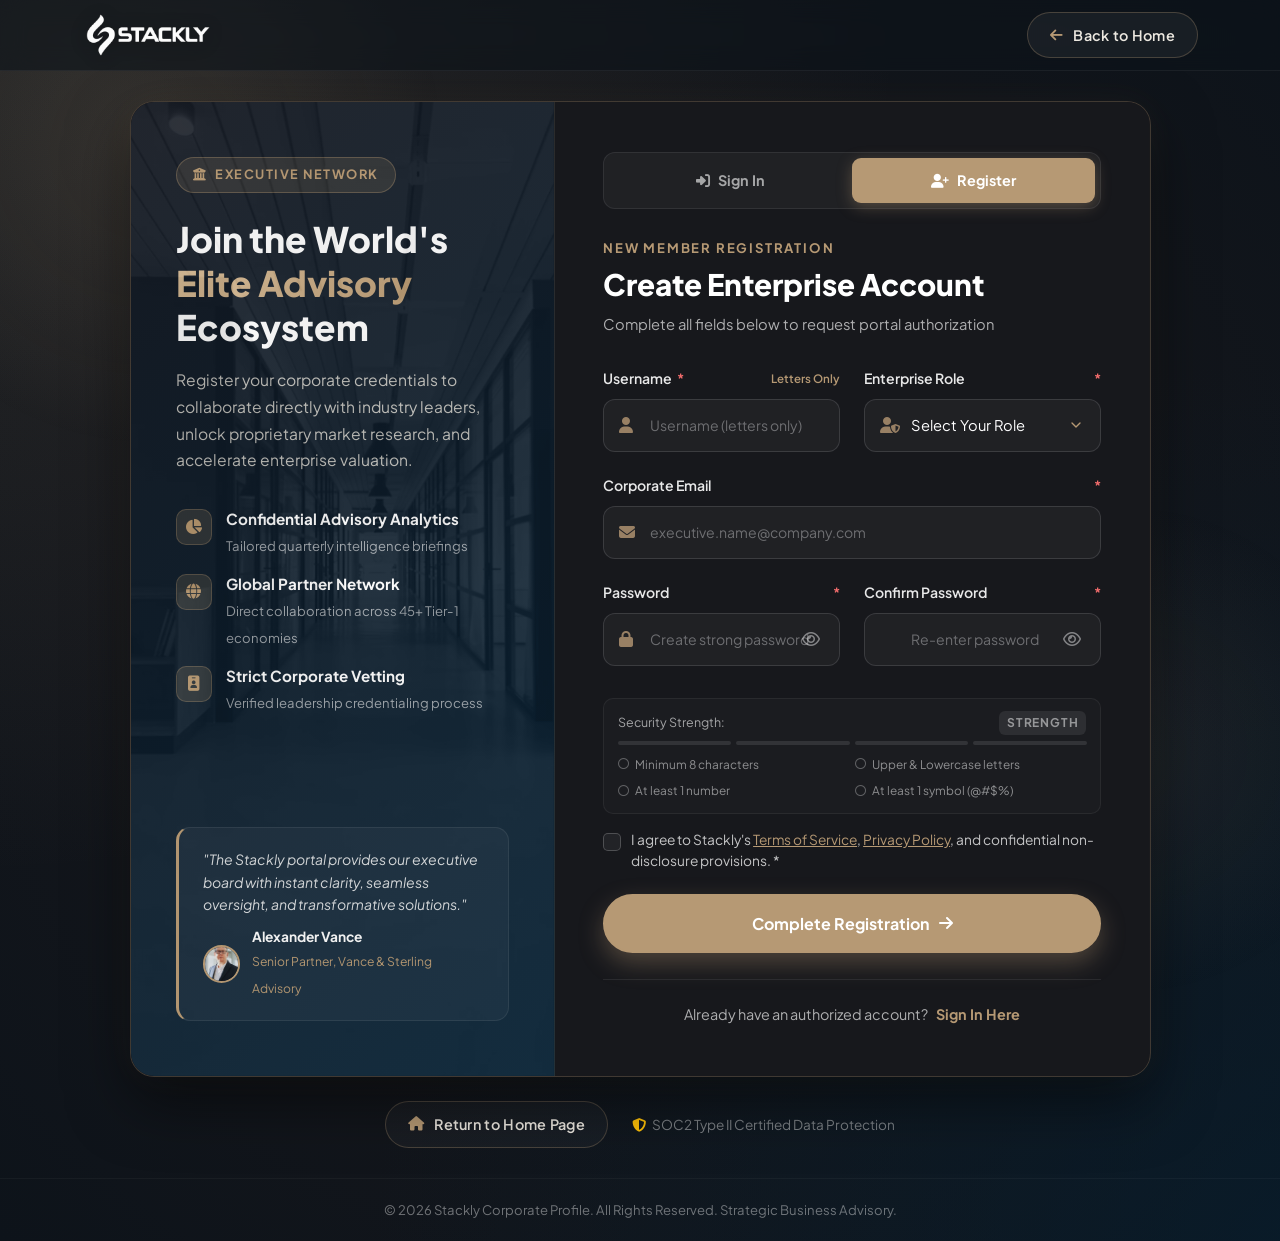
<file: pages/register.html>
<!doctype html>
<html lang="en">
  <head>
    <meta charset="UTF-8" />
    <meta name="viewport" content="width=device-width, initial-scale=1.0" />
    <title>Enterprise Account Registration - Stackly Corporate Profile</title>

    <!-- Favicon -->
    <link
      rel="shortcut icon"
      href="../assets/images/logoStackly.webp"
      type="image/webp"
    />

    <!-- Google Fonts -->
    <link rel="preconnect" href="https://fonts.googleapis.com" />
    <link rel="preconnect" href="https://fonts.gstatic.com" crossorigin />
    <link
      href="https://fonts.googleapis.com/css2?family=Plus+Jakarta+Sans:ital,wght@0,300;0,400;0,500;0,600;0,700;0,800;1,400;1,600;1,700&display=swap"
      rel="stylesheet"
    />

    <!-- Bootstrap 5 CSS -->
    <link
      href="https://cdn.jsdelivr.net/npm/bootstrap@5.3.3/dist/css/bootstrap.min.css"
      rel="stylesheet"
    />

    <!-- Font Awesome 6 Icons -->
    <link
      rel="stylesheet"
      href="https://cdnjs.cloudflare.com/ajax/libs/font-awesome/6.5.1/css/all.min.css"
    />

    <!-- Theme Base & Dedicated Auth CSS -->
    <link rel="stylesheet" href="../assets/css/styles.css" />
    <link rel="stylesheet" href="../assets/css/auth.css" />
  </head>
  <body class="auth-page-body">
    <!-- Top Auth Navigation with Back to Home -->
    <nav class="auth-top-nav">
      <div class="container nav-container">
        <!-- Brand Logo -->
        <a
          href="../index.html"
          class="auth-brand-logo"
          title="Stackly Corporate Home"
        >
          <img
            src="../assets/images/logoStackly.webp"
            alt="Stackly Corporate Logo"
          />
        </a>

        <!-- Back to Home Action Button (Requirement 9) -->
        <div class="auth-nav-actions">
          <a href="../index.html" class="back-home-btn" id="backToHomeTop">
            <i class="fa-solid fa-arrow-left"></i>
            <span>Back to Home</span>
          </a>
        </div>
      </div>
    </nav>

    <!-- Main Auth Content Area -->
    <main class="auth-main-wrapper">
      <div class="container">
        <div class="row justify-content-center">
          <div class="col-xl-11 col-lg-12">
            <div class="auth-card-container">
              <div class="row g-0">
                <!-- Left Visual & Value Proposition Column -->
                <div class="col-lg-5 d-none d-lg-flex">
                  <div class="auth-brand-side">
                    <div>
                      <div class="brand-badge">
                        <i class="fa-solid fa-building-columns"></i> Executive
                        Network
                      </div>
                      <h2>
                        Join the World's <span>Elite Advisory</span> Ecosystem
                      </h2>
                      <p>
                        Register your corporate credentials to collaborate
                        directly with industry leaders, unlock proprietary
                        market research, and accelerate enterprise valuation.
                      </p>

                      <!-- Key Feature Pillars -->
                      <div class="auth-feature-list">
                        <div class="auth-feature-item">
                          <div class="auth-feature-icon">
                            <i class="fa-solid fa-chart-pie"></i>
                          </div>
                          <div class="auth-feature-text">
                            <h5>Confidential Advisory Analytics</h5>
                            <span
                              >Tailored quarterly intelligence briefings</span
                            >
                          </div>
                        </div>

                        <div class="auth-feature-item">
                          <div class="auth-feature-icon">
                            <i class="fa-solid fa-globe"></i>
                          </div>
                          <div class="auth-feature-text">
                            <h5>Global Partner Network</h5>
                            <span
                              >Direct collaboration across 45+ Tier-1
                              economies</span
                            >
                          </div>
                        </div>

                        <div class="auth-feature-item">
                          <div class="auth-feature-icon">
                            <i class="fa-solid fa-id-badge"></i>
                          </div>
                          <div class="auth-feature-text">
                            <h5>Strict Corporate Vetting</h5>
                            <span
                              >Verified leadership credentialing process</span
                            >
                          </div>
                        </div>
                      </div>
                    </div>

                    <!-- Client Trust Endorsement -->
                    <div class="auth-quote-card">
                      <p>
                        "The Stackly portal provides our executive board with
                        instant clarity, seamless oversight, and transformative
                        solutions."
                      </p>
                      <div class="auth-quote-author">
                        <img
                          src="../assets/images/home/home-team-avatar-2.webp"
                          alt="Executive Member"
                          class="auth-quote-avatar"
                        />
                        <div class="auth-quote-info">
                          <h6>Alexander Vance</h6>
                          <span>Senior Partner, Vance & Sterling Advisory</span>
                        </div>
                      </div>
                    </div>
                  </div>
                </div>

                <!-- Right Interactive Form Column -->
                <div class="col-lg-7">
                  <div class="auth-form-side">
                    <!-- Switch Tabs: Sign In / Register -->
                    <div class="auth-tabs-nav">
                      <a href="login.html" class="auth-tab-link">
                        <i class="fa-solid fa-right-to-bracket"></i>
                        <span>Sign In</span>
                      </a>
                      <a href="register.html" class="auth-tab-link active">
                        <i class="fa-solid fa-user-plus"></i>
                        <span>Register</span>
                      </a>
                    </div>

                    <!-- Form Header -->
                    <div class="auth-form-header">
                      <span class="auth-subtitle">New Member Registration</span>
                      <h3>Create Enterprise Account</h3>
                      <p>
                        Complete all fields below to request portal
                        authorization
                      </p>
                    </div>

                    <!-- Register Form (Requirements 3, 4, 5, 6, 7, 8) -->
                    <form id="registerForm" novalidate>
                      <div class="row">
                        <!-- Field 1: Username (Requirements 3, 4, 7 - No numbers, special chars, or spaces allowed) -->
                        <div class="col-md-6">
                          <div class="auth-form-group">
                            <label for="regUsername" class="auth-label">
                              <span
                                >Username
                                <span class="required-star">*</span></span
                              >
                              <span
                                style="font-size: 0.72rem; color: var(--theme)"
                                >Letters Only</span
                              >
                            </label>
                            <div class="auth-input-wrapper">
                              <i class="fa-solid fa-user auth-input-icon"></i>
                              <input
                                type="text"
                                class="auth-form-control"
                                id="regUsername"
                                name="username"
                                placeholder="Username (letters only)"
                                maxlength="16"
                                autocomplete="username"
                                required
                              />
                            </div>
                            <div
                              id="usernameFeedback"
                              class="field-feedback"
                            ></div>
                          </div>
                        </div>

                        <!-- Field 2: Role Selection (Requirements 3 & 4) -->
                        <div class="col-md-6">
                          <div class="auth-form-group">
                            <label for="regRole" class="auth-label">
                              Enterprise Role
                              <span class="required-star">*</span>
                            </label>
                            <div class="auth-input-wrapper">
                              <i
                                class="fa-solid fa-user-shield auth-input-icon"
                              ></i>
                              <select
                                class="auth-form-select"
                                id="regRole"
                                name="role"
                                required
                              >
                                <option value="" disabled selected>
                                  Select Your Role
                                </option>
                                <option value="client">
                                  Client / Corporate Partner
                                </option>
                                <option value="consultant">
                                  Senior Consultant / Advisor
                                </option>
                                <option value="executive">
                                  Enterprise Executive / C-Suite
                                </option>
                                <option value="stakeholder">
                                  Board Member / Stakeholder
                                </option>
                              </select>
                            </div>
                          </div>
                        </div>
                      </div>

                      <!-- Field 3: Email Address (Requirements 3 & 4) -->
                      <div class="auth-form-group">
                        <label for="regEmail" class="auth-label">
                          Corporate Email <span class="required-star">*</span>
                        </label>
                        <div class="auth-input-wrapper">
                          <i class="fa-solid fa-envelope auth-input-icon"></i>
                          <input
                            type="email"
                            class="auth-form-control"
                            id="regEmail"
                            name="email"
                            placeholder="executive.name@company.com"
                            autocomplete="email"
                            required
                          />
                        </div>
                        <div id="regEmailFeedback" class="field-feedback"></div>
                      </div>

                      <div class="row">
                        <!-- Field 4: Password with Weak Password Validation (Requirements 3, 4, 6) -->
                        <div class="col-md-6">
                          <div class="auth-form-group">
                            <label for="regPassword" class="auth-label">
                              Password <span class="required-star">*</span>
                            </label>
                            <div class="auth-input-wrapper">
                              <i class="fa-solid fa-lock auth-input-icon"></i>
                              <input
                                type="password"
                                class="auth-form-control"
                                id="regPassword"
                                name="password"
                                placeholder="Create strong password"
                                autocomplete="new-password"
                                required
                              />
                              <button
                                type="button"
                                class="password-toggle-btn"
                                data-target="regPassword"
                                aria-label="Toggle password visibility"
                              >
                                <i class="fa-regular fa-eye"></i>
                              </button>
                            </div>
                          </div>
                        </div>

                        <!-- Field 5: Confirm Password with Match Checking (Requirements 3, 4, 5) -->
                        <div class="col-md-6">
                          <div class="auth-form-group">
                            <label for="regConfirmPassword" class="auth-label">
                              Confirm Password
                              <span class="required-star">*</span>
                            </label>
                            <div class="auth-input-wrapper">
                              <i
                                class="fa-solid fa-shield-check auth-input-icon"
                              ></i>
                              <input
                                type="password"
                                class="auth-form-control"
                                id="regConfirmPassword"
                                name="confirmPassword"
                                placeholder="Re-enter password"
                                autocomplete="new-password"
                                required
                              />
                              <button
                                type="button"
                                class="password-toggle-btn"
                                data-target="regConfirmPassword"
                                aria-label="Toggle confirm password visibility"
                              >
                                <i class="fa-regular fa-eye"></i>
                              </button>
                            </div>
                          </div>
                        </div>
                      </div>

                      <!-- Password Match Feedback -->
                      <div
                        id="confirmPasswordFeedback"
                        class="field-feedback mb-2"
                      ></div>

                      <!-- Password Strength Live Indicator (Requirement 6) -->
                      <div
                        class="password-strength-container mb-3"
                        id="regStrengthContainer"
                      >
                        <div class="strength-meter-header">
                          <span class="strength-label">Security Strength:</span>
                          <span class="strength-badge">Strength</span>
                        </div>
                        <div class="strength-progress-bars">
                          <div class="strength-segment"></div>
                          <div class="strength-segment"></div>
                          <div class="strength-segment"></div>
                          <div class="strength-segment"></div>
                        </div>
                        <ul class="password-criteria-list">
                          <li class="password-criteria-item" data-crit="length">
                            <i class="fa-regular fa-circle"></i> Minimum 8
                            characters
                          </li>
                          <li class="password-criteria-item" data-crit="cases">
                            <i class="fa-regular fa-circle"></i> Upper &
                            Lowercase letters
                          </li>
                          <li class="password-criteria-item" data-crit="number">
                            <i class="fa-regular fa-circle"></i> At least 1
                            number
                          </li>
                          <li
                            class="password-criteria-item"
                            data-crit="special"
                          >
                            <i class="fa-regular fa-circle"></i> At least 1
                            symbol (@#$%)
                          </li>
                        </ul>
                        <div
                          id="regPasswordFeedback"
                          class="field-feedback mt-2"
                        ></div>
                      </div>

                      <!-- Field 6: Terms & Conditions Checkbox (Requirements 3 & 4) -->
                      <div class="auth-checkbox-group">
                        <input
                          type="checkbox"
                          class="auth-check-input"
                          id="regTerms"
                          name="terms"
                          required
                        />
                        <label for="regTerms" class="auth-check-label">
                          I agree to Stackly's <a href="#">Terms of Service</a>,
                          <a href="#">Privacy Policy</a>, and confidential
                          non-disclosure provisions.
                          <span class="required-star">*</span>
                        </label>
                      </div>

                      <!-- Submit Button -->
                      <button type="submit" class="auth-submit-btn">
                        <span>Complete Registration</span>
                        <i class="fa-solid fa-arrow-right"></i>
                      </button>
                    </form>

                    <!-- Switch to Login Alternative -->
                    <div class="auth-form-footer">
                      <p>
                        Already have an authorized account?
                        <a href="login.html">Sign In Here</a>
                      </p>
                    </div>
                  </div>
                </div>
              </div>
            </div>

            <!-- Page Bottom Secondary Back Link & Security Badge -->
            <div
              class="text-center mt-4 d-flex justify-content-center align-items-center gap-4 flex-wrap"
            >
              <a
                href="../index.html"
                class="back-home-btn"
                style="background: rgba(255, 255, 255, 0.03)"
              >
                <i class="fa-solid fa-house"></i>
                <span>Return to Home Page</span>
              </a>
              <span
                style="font-size: 0.85rem; color: rgba(255, 255, 255, 0.45)"
              >
                <i class="fa-solid fa-shield-halved text-warning me-1"></i> SOC2
                Type II Certified Data Protection
              </span>
            </div>
          </div>
        </div>
      </div>
    </main>

    <!-- Simple Page Footer -->
    <footer class="auth-page-footer">
      <div class="container">
        <p class="m-0">
          &copy; 2026 Stackly Corporate Profile. All Rights Reserved. Strategic
          Business Advisory.
        </p>
      </div>
    </footer>

    <!-- Bootstrap 5 Bundle JS -->
    <script src="https://cdn.jsdelivr.net/npm/bootstrap@5.3.3/dist/js/bootstrap.bundle.min.js"></script>

    <!-- Dedicated Auth JavaScript -->
    <script src="../assets/js/auth.js"></script>
  </body>
</html>
</file>
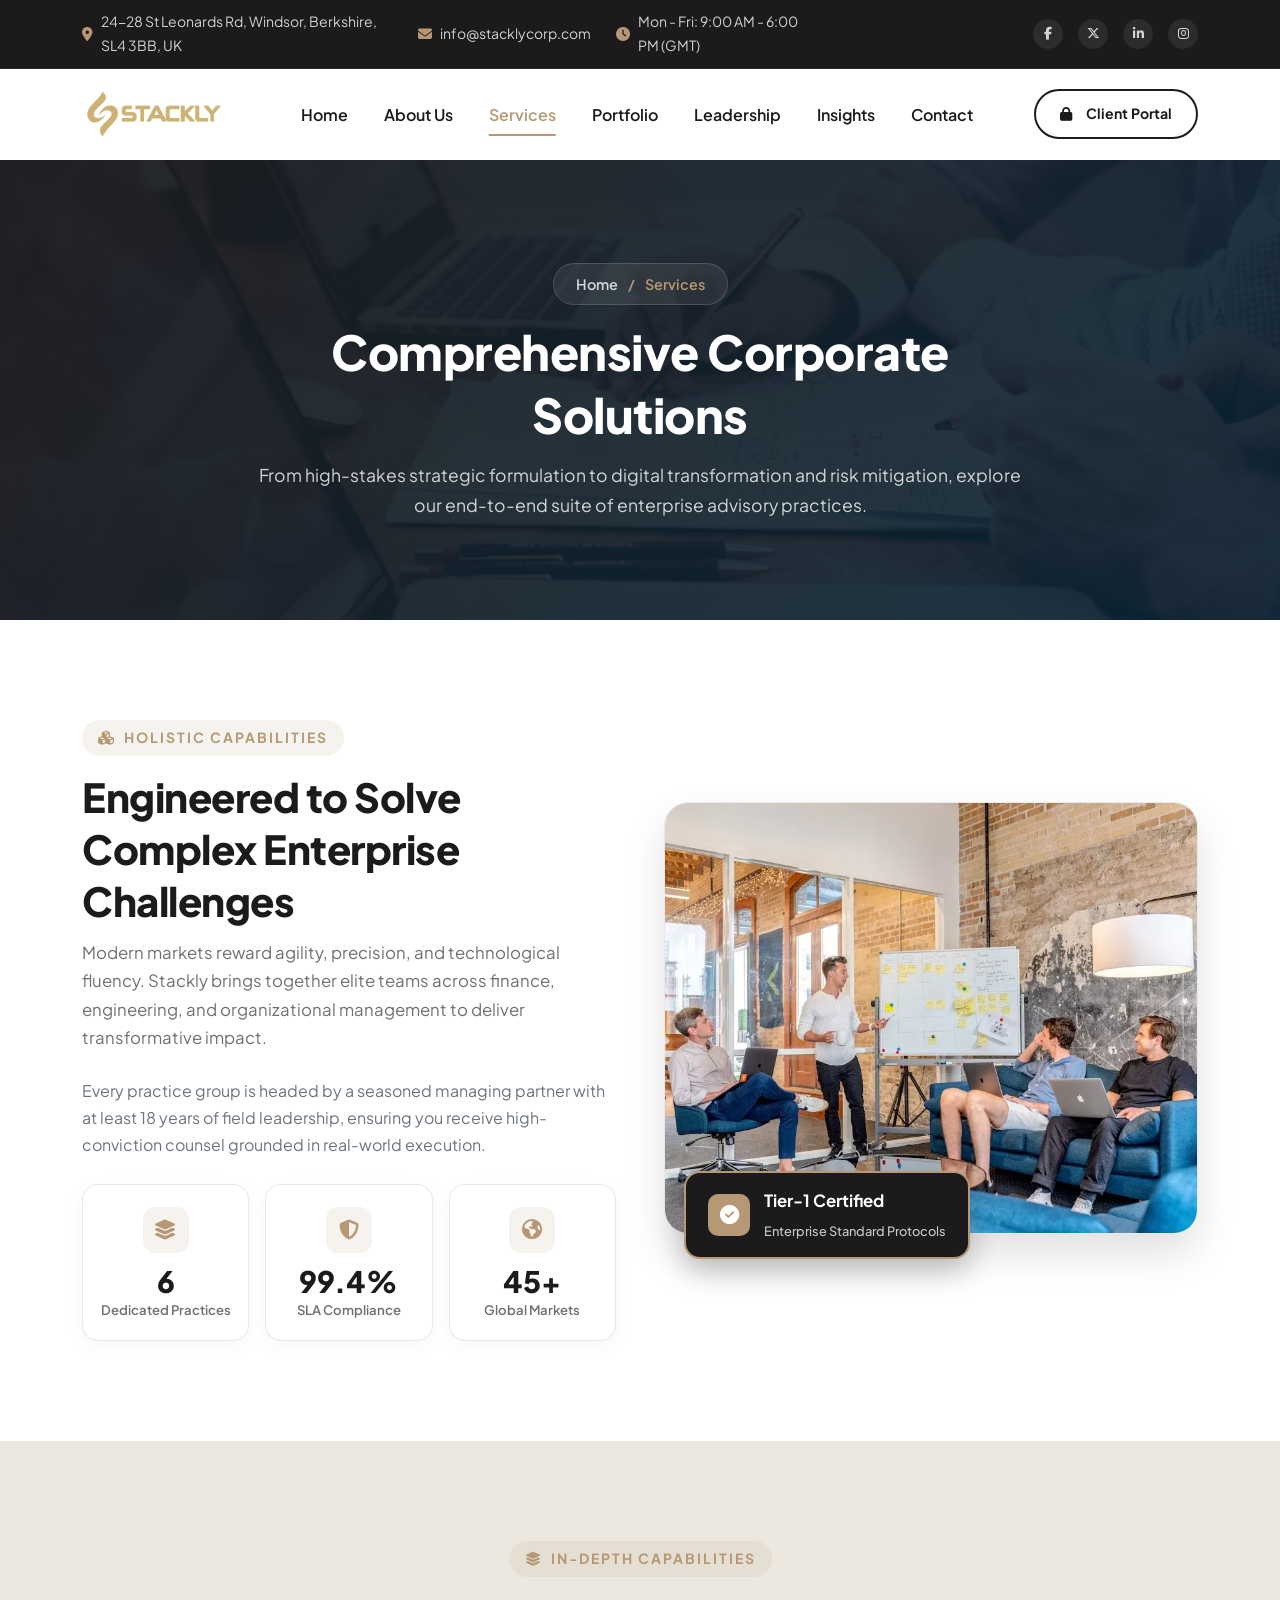
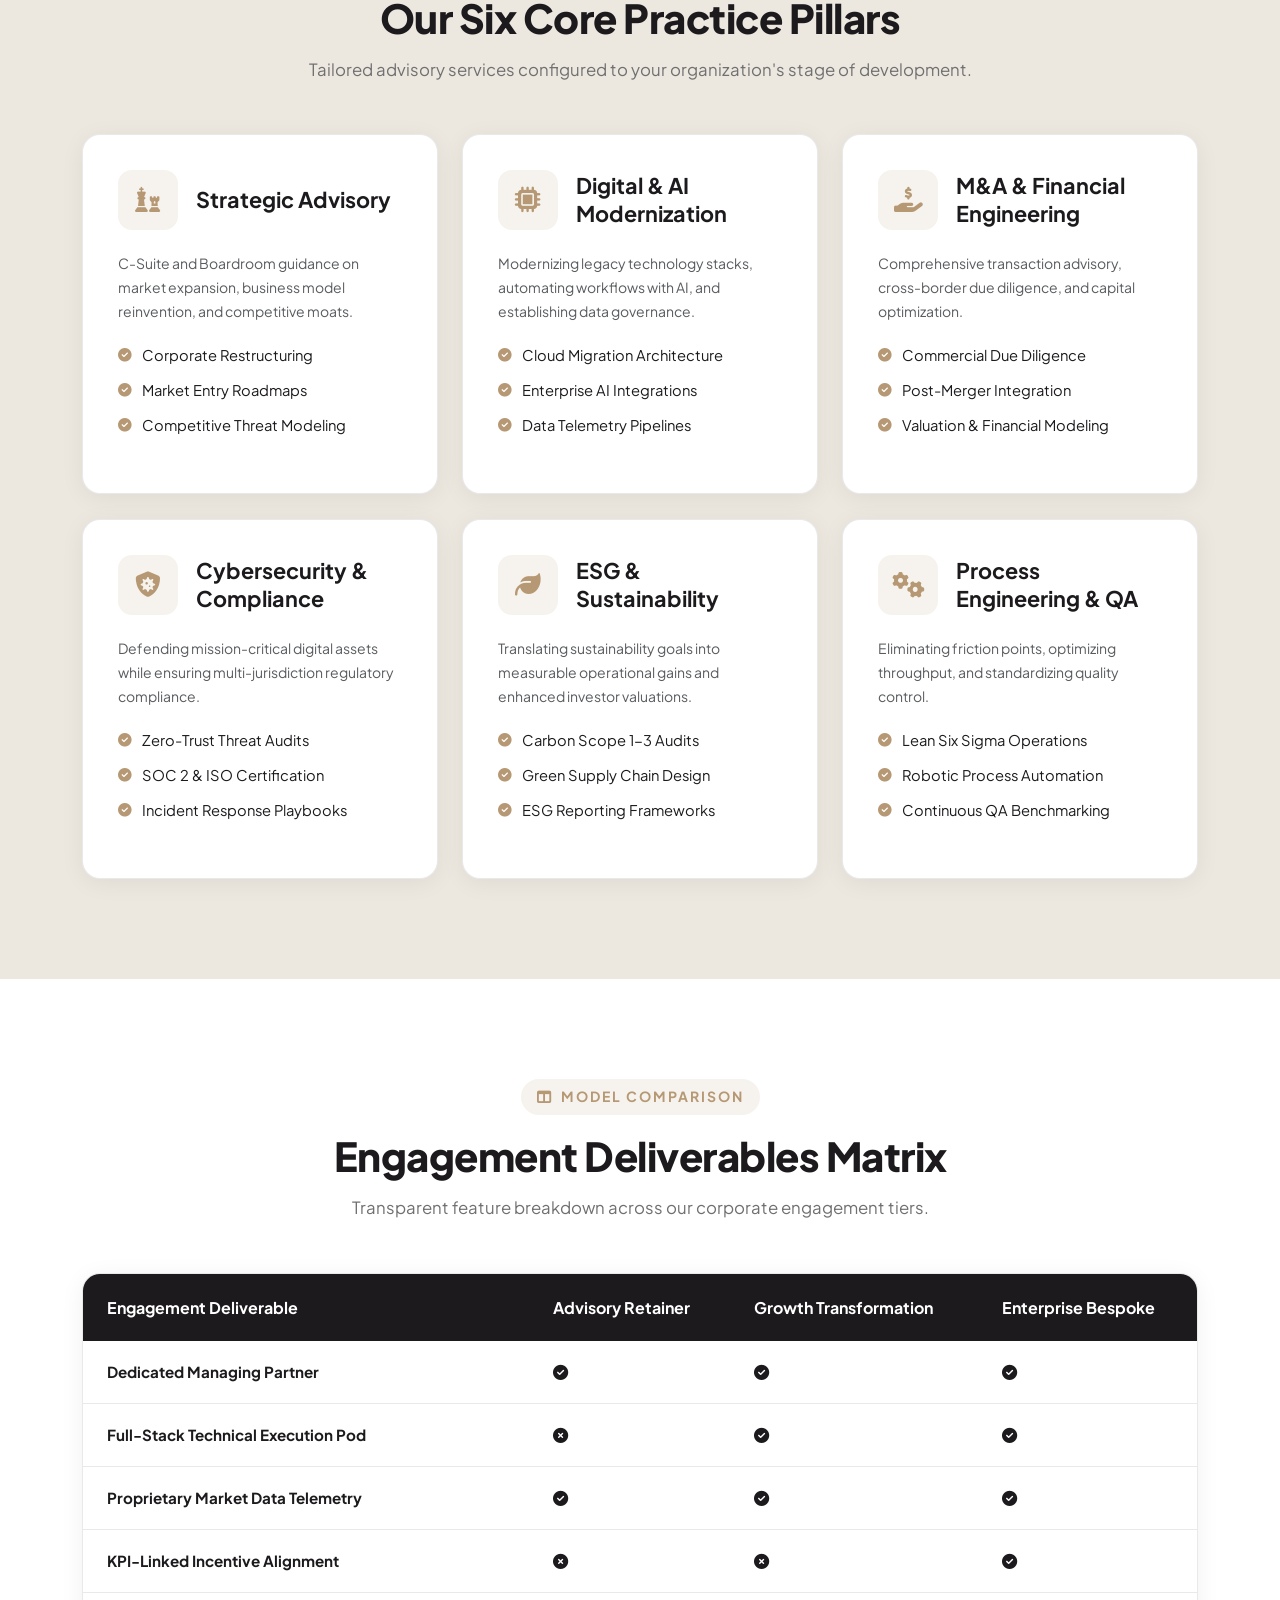
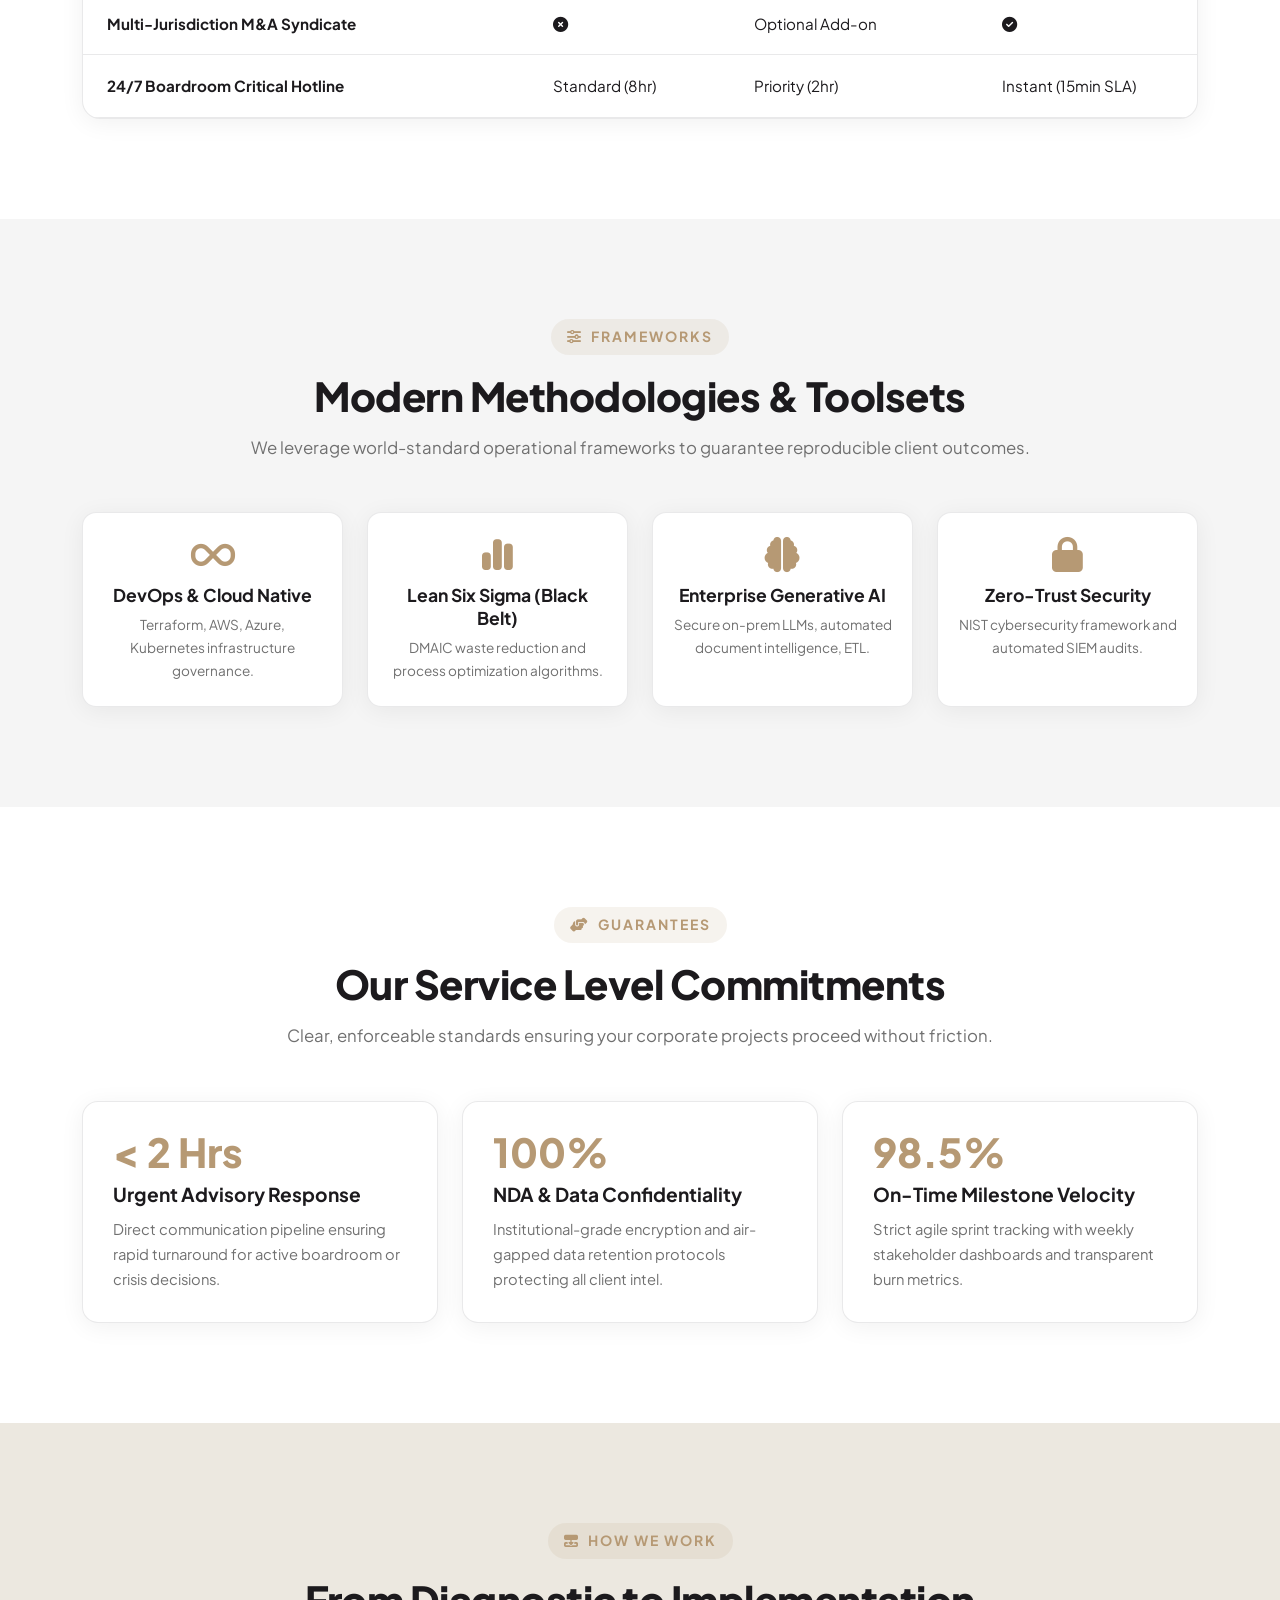
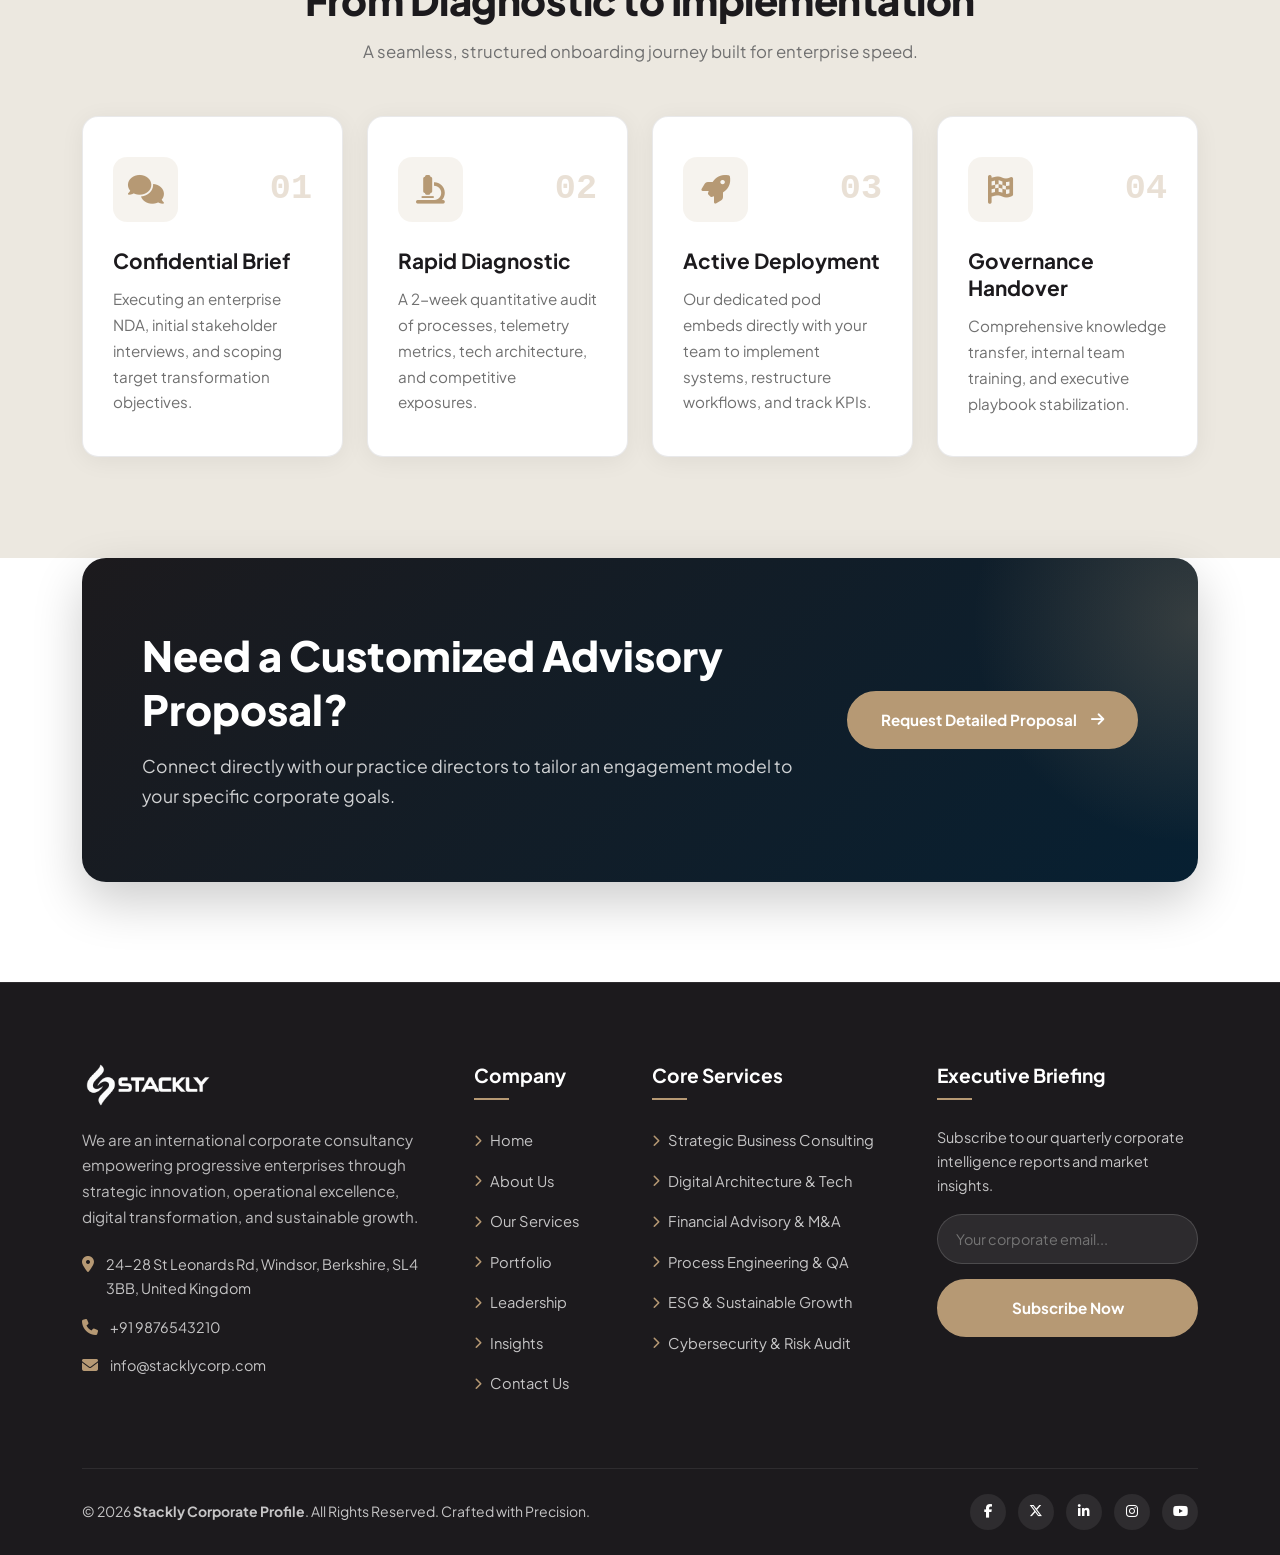
<file: pages/services.html>
<!doctype html>
<html lang="en">
  <head>
    <meta charset="UTF-8" />
    <meta name="viewport" content="width=device-width, initial-scale=1.0" />
    <title>Services - Stackly Corporate Profile</title>

    <!-- Favicon -->
    <link
      rel="shortcut icon"
      href="../assets/images/logoStackly.webp"
      type="image/webp"
    />

    <!-- Google Fonts -->
    <link rel="preconnect" href="https://fonts.googleapis.com" />
    <link rel="preconnect" href="https://fonts.gstatic.com" crossorigin />
    <link
      href="https://fonts.googleapis.com/css2?family=Plus+Jakarta+Sans:ital,wght@0,300;0,400;0,500;0,600;0,700;0,800;1,400;1,600;1,700&display=swap"
      rel="stylesheet"
    />

    <!-- Bootstrap 5 CSS -->
    <link
      href="https://cdn.jsdelivr.net/npm/bootstrap@5.3.3/dist/css/bootstrap.min.css"
      rel="stylesheet"
    />

    <!-- Font Awesome 6 Icons (Latest CDN) -->
    <link
      rel="stylesheet"
      href="https://cdnjs.cloudflare.com/ajax/libs/font-awesome/6.5.1/css/all.min.css"
    />

    <!-- Main Theme CSS & Services Page CSS -->
    <link rel="stylesheet" href="../assets/css/styles.css" />
    <link rel="stylesheet" href="../assets/css/services.css" />
  </head>
  <body>
    <!-- Common Header Component -->
    <div id="header-placeholder"></div>

    <!-- ==========================================
         Section 1: Common Subpage Banner
         ========================================== -->
    <section
      class="page-banner"
      style="
        background-image: url(&quot;../assets/images/services/services-banner-image.webp&quot;);
      "
    >
      <div class="container">
        <div class="page-banner-content reveal reveal-fade-up">
          <div class="custom-breadcrumb mb-3">
            <a href="../index.html">Home</a>
            <span class="separator">/</span>
            <span class="current">Services</span>
          </div>
          <h1>Comprehensive Corporate Solutions</h1>
          <p>
            From high-stakes strategic formulation to digital transformation and
            risk mitigation, explore our end-to-end suite of enterprise advisory
            practices.
          </p>
        </div>
      </div>
    </section>

    <!-- ==========================================
         Section 2: Services Overview Introduction
         ========================================== -->
    <section class="section-padding services-intro-section">
      <div class="container">
        <div class="row align-items-center g-5">
          <div class="col-lg-6 reveal reveal-fade-left">
            <div class="section-title mb-4">
              <span class="sub-title"
                ><i class="fa-solid fa-cubes"></i> Holistic Capabilities</span
              >
              <h2>Engineered to Solve Complex Enterprise Challenges</h2>
              <p>
                Modern markets reward agility, precision, and technological
                fluency. Stackly brings together elite teams across finance,
                engineering, and organizational management to deliver
                transformative impact.
              </p>
            </div>
            <p class="text-secondary mb-4">
              Every practice group is headed by a seasoned managing partner with
              at least 18 years of field leadership, ensuring you receive
              high-conviction counsel grounded in real-world execution.
            </p>
            <div class="services-stats-grid">
              <div class="services-stat-item">
                <div class="stat-icon">
                  <i class="fa-solid fa-layer-group"></i>
                </div>
                <h3 class="stat-value">6</h3>
                <span class="stat-caption">Dedicated Practices</span>
              </div>
              <div class="services-stat-item">
                <div class="stat-icon">
                  <i class="fa-solid fa-shield-halved"></i>
                </div>
                <h3 class="stat-value">99.4%</h3>
                <span class="stat-caption">SLA Compliance</span>
              </div>
              <div class="services-stat-item">
                <div class="stat-icon">
                  <i class="fa-solid fa-earth-americas"></i>
                </div>
                <h3 class="stat-value">45+</h3>
                <span class="stat-caption">Global Markets</span>
              </div>
            </div>
          </div>
          <div class="col-lg-6 reveal reveal-fade-right reveal-delay-150">
            <div class="services-intro-image-wrap">
              <div class="services-image-frame">
                <img
                  src="../assets/images/services/services-intro-img.webp"
                  alt="Executive Consulting Session"
                  class="services-intro-img"
                />
                <div class="services-image-shine"></div>
              </div>
              <div class="services-feature-pill">
                <div class="pill-icon">
                  <i class="fa-solid fa-circle-check"></i>
                </div>
                <div class="pill-text">
                  <strong>Tier-1 Certified</strong>
                  <span>Enterprise Standard Protocols</span>
                </div>
              </div>
            </div>
          </div>
        </div>
      </div>
    </section>

    <!-- ==========================================
         Section 3: Core Practice Pillars (Detailed Cards)
         ========================================== -->
    <section class="section-padding section-bg">
      <div class="container">
        <div class="section-title text-center reveal reveal-fade-up">
          <span class="sub-title"
            ><i class="fa-solid fa-layer-group"></i> In-Depth Capabilities</span
          >
          <h2>Our Six Core Practice Pillars</h2>
          <p>
            Tailored advisory services configured to your organization's stage
            of development.
          </p>
        </div>
        <div class="row g-4">
          <!-- Pillar 1 -->
          <div class="col-lg-4 col-md-6 reveal reveal-fade-up reveal-delay-100">
            <div class="pillar-card">
              <div class="pillar-header">
                <div class="pillar-icon"><i class="fa-solid fa-chess"></i></div>
                <h3>Strategic Advisory</h3>
              </div>
              <p class="text-muted small">
                C-Suite and Boardroom guidance on market expansion, business
                model reinvention, and competitive moats.
              </p>
              <ul class="pillar-deliverables">
                <li>
                  <i class="fa-solid fa-circle-check"></i> Corporate
                  Restructuring
                </li>
                <li>
                  <i class="fa-solid fa-circle-check"></i> Market Entry Roadmaps
                </li>
                <li>
                  <i class="fa-solid fa-circle-check"></i> Competitive Threat
                  Modeling
                </li>
              </ul>
            </div>
          </div>
          <!-- Pillar 2 -->
          <div class="col-lg-4 col-md-6 reveal reveal-fade-up reveal-delay-200">
            <div class="pillar-card">
              <div class="pillar-header">
                <div class="pillar-icon">
                  <i class="fa-solid fa-microchip"></i>
                </div>
                <h3>Digital & AI Modernization</h3>
              </div>
              <p class="text-muted small">
                Modernizing legacy technology stacks, automating workflows with
                AI, and establishing data governance.
              </p>
              <ul class="pillar-deliverables">
                <li>
                  <i class="fa-solid fa-circle-check"></i> Cloud Migration
                  Architecture
                </li>
                <li>
                  <i class="fa-solid fa-circle-check"></i> Enterprise AI
                  Integrations
                </li>
                <li>
                  <i class="fa-solid fa-circle-check"></i> Data Telemetry
                  Pipelines
                </li>
              </ul>
            </div>
          </div>
          <!-- Pillar 3 -->
          <div class="col-lg-4 col-md-6 reveal reveal-fade-up reveal-delay-300">
            <div class="pillar-card">
              <div class="pillar-header">
                <div class="pillar-icon">
                  <i class="fa-solid fa-hand-holding-dollar"></i>
                </div>
                <h3>M&A & Financial Engineering</h3>
              </div>
              <p class="text-muted small">
                Comprehensive transaction advisory, cross-border due diligence,
                and capital optimization.
              </p>
              <ul class="pillar-deliverables">
                <li>
                  <i class="fa-solid fa-circle-check"></i> Commercial Due
                  Diligence
                </li>
                <li>
                  <i class="fa-solid fa-circle-check"></i> Post-Merger
                  Integration
                </li>
                <li>
                  <i class="fa-solid fa-circle-check"></i> Valuation & Financial
                  Modeling
                </li>
              </ul>
            </div>
          </div>
          <!-- Pillar 4 -->
          <div class="col-lg-4 col-md-6 reveal reveal-fade-up reveal-delay-100">
            <div class="pillar-card">
              <div class="pillar-header">
                <div class="pillar-icon">
                  <i class="fa-solid fa-shield-virus"></i>
                </div>
                <h3>Cybersecurity & Compliance</h3>
              </div>
              <p class="text-muted small">
                Defending mission-critical digital assets while ensuring
                multi-jurisdiction regulatory compliance.
              </p>
              <ul class="pillar-deliverables">
                <li>
                  <i class="fa-solid fa-circle-check"></i> Zero-Trust Threat
                  Audits
                </li>
                <li>
                  <i class="fa-solid fa-circle-check"></i> SOC 2 & ISO
                  Certification
                </li>
                <li>
                  <i class="fa-solid fa-circle-check"></i> Incident Response
                  Playbooks
                </li>
              </ul>
            </div>
          </div>
          <!-- Pillar 5 -->
          <div class="col-lg-4 col-md-6 reveal reveal-fade-up reveal-delay-200">
            <div class="pillar-card">
              <div class="pillar-header">
                <div class="pillar-icon"><i class="fa-solid fa-leaf"></i></div>
                <h3>ESG & Sustainability</h3>
              </div>
              <p class="text-muted small">
                Translating sustainability goals into measurable operational
                gains and enhanced investor valuations.
              </p>
              <ul class="pillar-deliverables">
                <li>
                  <i class="fa-solid fa-circle-check"></i> Carbon Scope 1-3
                  Audits
                </li>
                <li>
                  <i class="fa-solid fa-circle-check"></i> Green Supply Chain
                  Design
                </li>
                <li>
                  <i class="fa-solid fa-circle-check"></i> ESG Reporting
                  Frameworks
                </li>
              </ul>
            </div>
          </div>
          <!-- Pillar 6 -->
          <div class="col-lg-4 col-md-6 reveal reveal-fade-up reveal-delay-300">
            <div class="pillar-card">
              <div class="pillar-header">
                <div class="pillar-icon"><i class="fa-solid fa-gears"></i></div>
                <h3>Process Engineering & QA</h3>
              </div>
              <p class="text-muted small">
                Eliminating friction points, optimizing throughput, and
                standardizing quality control.
              </p>
              <ul class="pillar-deliverables">
                <li>
                  <i class="fa-solid fa-circle-check"></i> Lean Six Sigma
                  Operations
                </li>
                <li>
                  <i class="fa-solid fa-circle-check"></i> Robotic Process
                  Automation
                </li>
                <li>
                  <i class="fa-solid fa-circle-check"></i> Continuous QA
                  Benchmarking
                </li>
              </ul>
            </div>
          </div>
        </div>
      </div>
    </section>

    <!-- ==========================================
         Section 4: Service Comparison Matrix Table
         ========================================== -->
    <section class="section-padding">
      <div class="container">
        <div class="section-title text-center reveal reveal-fade-up">
          <span class="sub-title"
            ><i class="fa-solid fa-table-columns"></i> Model Comparison</span
          >
          <h2>Engagement Deliverables Matrix</h2>
          <p>
            Transparent feature breakdown across our corporate engagement tiers.
          </p>
        </div>
        <div
          class="comparison-table-wrapper reveal reveal-fade-up reveal-delay-150"
        >
          <table class="comparison-table">
            <thead>
              <tr>
                <th>Engagement Deliverable</th>
                <th>Advisory Retainer</th>
                <th>Growth Transformation</th>
                <th>Enterprise Bespoke</th>
              </tr>
            </thead>
            <tbody>
              <tr>
                <td><strong>Dedicated Managing Partner</strong></td>
                <td><i class="fa-solid fa-circle-check"></i></td>
                <td><i class="fa-solid fa-circle-check"></i></td>
                <td><i class="fa-solid fa-circle-check"></i></td>
              </tr>
              <tr>
                <td><strong>Full-Stack Technical Execution Pod</strong></td>
                <td><i class="fa-solid fa-circle-xmark"></i></td>
                <td><i class="fa-solid fa-circle-check"></i></td>
                <td><i class="fa-solid fa-circle-check"></i></td>
              </tr>
              <tr>
                <td><strong>Proprietary Market Data Telemetry</strong></td>
                <td><i class="fa-solid fa-circle-check"></i></td>
                <td><i class="fa-solid fa-circle-check"></i></td>
                <td><i class="fa-solid fa-circle-check"></i></td>
              </tr>
              <tr>
                <td><strong>KPI-Linked Incentive Alignment</strong></td>
                <td><i class="fa-solid fa-circle-xmark"></i></td>
                <td><i class="fa-solid fa-circle-xmark"></i></td>
                <td><i class="fa-solid fa-circle-check"></i></td>
              </tr>
              <tr>
                <td><strong>Multi-Jurisdiction M&A Syndicate</strong></td>
                <td><i class="fa-solid fa-circle-xmark"></i></td>
                <td>Optional Add-on</td>
                <td><i class="fa-solid fa-circle-check"></i></td>
              </tr>
              <tr>
                <td><strong>24/7 Boardroom Critical Hotline</strong></td>
                <td>Standard (8hr)</td>
                <td>Priority (2hr)</td>
                <td>Instant (15min SLA)</td>
              </tr>
            </tbody>
          </table>
        </div>
      </div>
    </section>

    <!-- ==========================================
         Section 5: Tech Stacks & Methodologies
         ========================================== -->
    <section class="section-padding section-bg-2">
      <div class="container">
        <div class="section-title text-center reveal reveal-fade-up">
          <span class="sub-title"
            ><i class="fa-solid fa-sliders"></i> Frameworks</span
          >
          <h2>Modern Methodologies & Toolsets</h2>
          <p>
            We leverage world-standard operational frameworks to guarantee
            reproducible client outcomes.
          </p>
        </div>
        <div class="row g-4">
          <div class="col-lg-3 col-sm-6 reveal reveal-fade-up reveal-delay-100">
            <div class="tech-badge-card">
              <i class="fa-solid fa-infinity"></i>
              <h5>DevOps & Cloud Native</h5>
              <p>
                Terraform, AWS, Azure, Kubernetes infrastructure governance.
              </p>
            </div>
          </div>
          <div class="col-lg-3 col-sm-6 reveal reveal-fade-up reveal-delay-200">
            <div class="tech-badge-card">
              <i class="fa-solid fa-chart-simple"></i>
              <h5>Lean Six Sigma (Black Belt)</h5>
              <p>DMAIC waste reduction and process optimization algorithms.</p>
            </div>
          </div>
          <div class="col-lg-3 col-sm-6 reveal reveal-fade-up reveal-delay-300">
            <div class="tech-badge-card">
              <i class="fa-solid fa-brain"></i>
              <h5>Enterprise Generative AI</h5>
              <p>Secure on-prem LLMs, automated document intelligence, ETL.</p>
            </div>
          </div>
          <div class="col-lg-3 col-sm-6 reveal reveal-fade-up reveal-delay-400">
            <div class="tech-badge-card">
              <i class="fa-solid fa-lock"></i>
              <h5>Zero-Trust Security</h5>
              <p>NIST cybersecurity framework and automated SIEM audits.</p>
            </div>
          </div>
        </div>
      </div>
    </section>

    <!-- ==========================================
         Section 6: Service Level Commitments (SLAs)
         ========================================== -->
    <section class="section-padding">
      <div class="container">
        <div class="section-title text-center reveal reveal-fade-up">
          <span class="sub-title"
            ><i class="fa-solid fa-handshake-angle"></i> Guarantees</span
          >
          <h2>Our Service Level Commitments</h2>
          <p>
            Clear, enforceable standards ensuring your corporate projects
            proceed without friction.
          </p>
        </div>
        <div class="row g-4">
          <div class="col-lg-4 reveal reveal-fade-up reveal-delay-100">
            <div class="sla-card">
              <div class="sla-metric">&lt; 2 Hrs</div>
              <h4>Urgent Advisory Response</h4>
              <p>
                Direct communication pipeline ensuring rapid turnaround for
                active boardroom or crisis decisions.
              </p>
            </div>
          </div>
          <div class="col-lg-4 reveal reveal-fade-up reveal-delay-200">
            <div class="sla-card">
              <div class="sla-metric">100%</div>
              <h4>NDA & Data Confidentiality</h4>
              <p>
                Institutional-grade encryption and air-gapped data retention
                protocols protecting all client intel.
              </p>
            </div>
          </div>
          <div class="col-lg-4 reveal reveal-fade-up reveal-delay-300">
            <div class="sla-card">
              <div class="sla-metric">98.5%</div>
              <h4>On-Time Milestone Velocity</h4>
              <p>
                Strict agile sprint tracking with weekly stakeholder dashboards
                and transparent burn metrics.
              </p>
            </div>
          </div>
        </div>
      </div>
    </section>

    <!-- ==========================================
         Section 7: Engagement Workflow Process
         ========================================== -->
    <section class="section-padding section-bg">
      <div class="container">
        <div class="section-title text-center reveal reveal-fade-up">
          <span class="sub-title"
            ><i class="fa-solid fa-diagram-next"></i> How We Work</span
          >
          <h2>From Diagnostic to Implementation</h2>
          <p>
            A seamless, structured onboarding journey built for enterprise
            speed.
          </p>
        </div>
        <div class="row g-4">
          <div class="col-lg-3 col-md-6 reveal reveal-fade-up reveal-delay-100">
            <div class="step-card">
              <div class="step-header">
                <div class="step-icon">
                  <i class="fa-solid fa-comments"></i>
                </div>
                <div class="step-number">01</div>
              </div>
              <h4>Confidential Brief</h4>
              <p>
                Executing an enterprise NDA, initial stakeholder interviews, and
                scoping target transformation objectives.
              </p>
            </div>
          </div>
          <div class="col-lg-3 col-md-6 reveal reveal-fade-up reveal-delay-200">
            <div class="step-card">
              <div class="step-header">
                <div class="step-icon">
                  <i class="fa-solid fa-microscope"></i>
                </div>
                <div class="step-number">02</div>
              </div>
              <h4>Rapid Diagnostic</h4>
              <p>
                A 2-week quantitative audit of processes, telemetry metrics,
                tech architecture, and competitive exposures.
              </p>
            </div>
          </div>
          <div class="col-lg-3 col-md-6 reveal reveal-fade-up reveal-delay-300">
            <div class="step-card">
              <div class="step-header">
                <div class="step-icon"><i class="fa-solid fa-rocket"></i></div>
                <div class="step-number">03</div>
              </div>
              <h4>Active Deployment</h4>
              <p>
                Our dedicated pod embeds directly with your team to implement
                systems, restructure workflows, and track KPIs.
              </p>
            </div>
          </div>
          <div class="col-lg-3 col-md-6 reveal reveal-fade-up reveal-delay-400">
            <div class="step-card">
              <div class="step-header">
                <div class="step-icon">
                  <i class="fa-solid fa-flag-checkered"></i>
                </div>
                <div class="step-number">04</div>
              </div>
              <h4>Governance Handover</h4>
              <p>
                Comprehensive knowledge transfer, internal team training, and
                executive playbook stabilization.
              </p>
            </div>
          </div>
        </div>
      </div>
    </section>

    <!-- ==========================================
         Section 8: Call To Action Banner
         ========================================== -->
    <section class="section-padding pt-0">
      <div class="container">
        <div class="cta-box-banner reveal reveal-zoom-in">
          <div class="row align-items-center">
            <div class="col-lg-8">
              <h2>Need a Customized Advisory Proposal?</h2>
              <p>
                Connect directly with our practice directors to tailor an
                engagement model to your specific corporate goals.
              </p>
            </div>
            <div class="col-lg-4 text-lg-end mt-4 mt-lg-0">
              <a href="#" class="theme-btn"
                >Request Detailed Proposal
                <i class="fa-solid fa-arrow-right ms-1"></i
              ></a>
            </div>
          </div>
        </div>
      </div>
    </section>

    <!-- Common Footer Component -->
    <div id="footer-placeholder"></div>

    <!-- Bootstrap Bundle JS -->
    <script src="https://cdn.jsdelivr.net/npm/bootstrap@5.3.3/dist/js/bootstrap.bundle.min.js"></script>

    <!-- Main Script JS -->
    <script src="../assets/js/script.js"></script>
  </body>
</html>
</file>
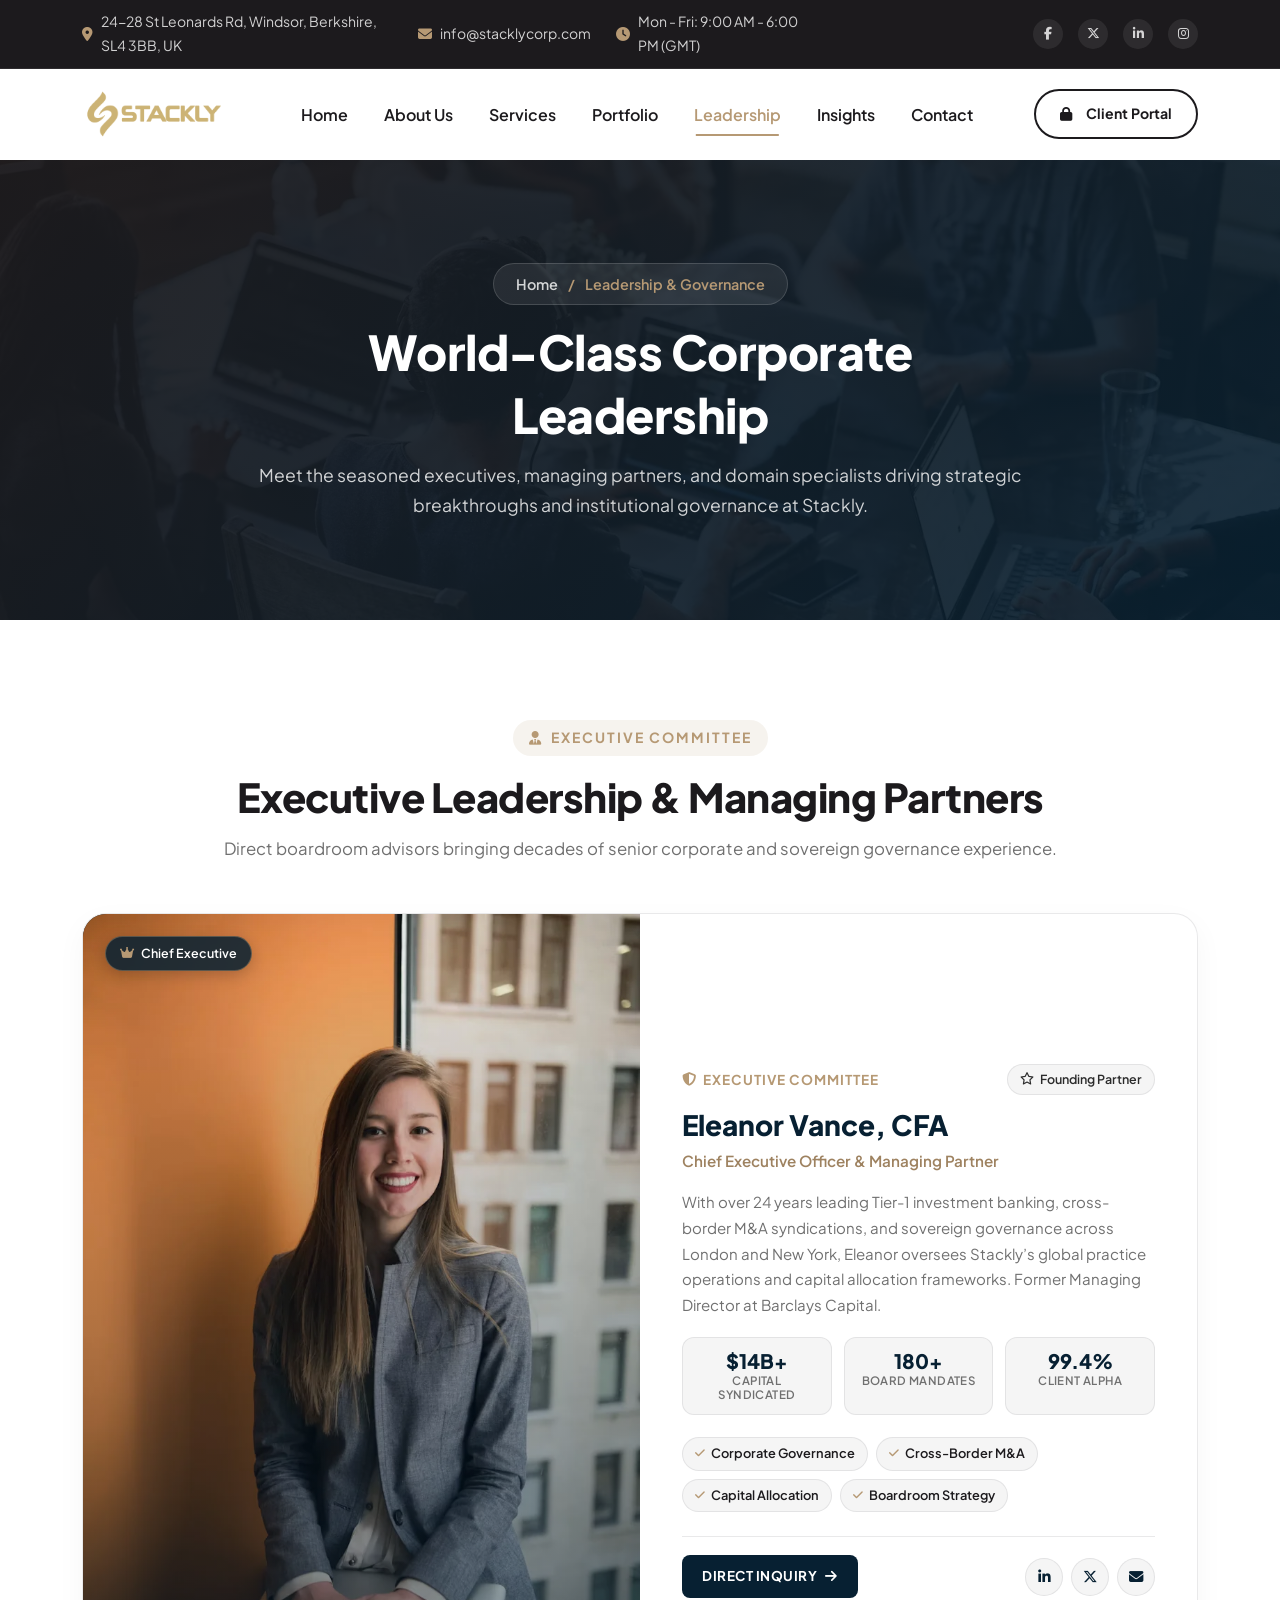
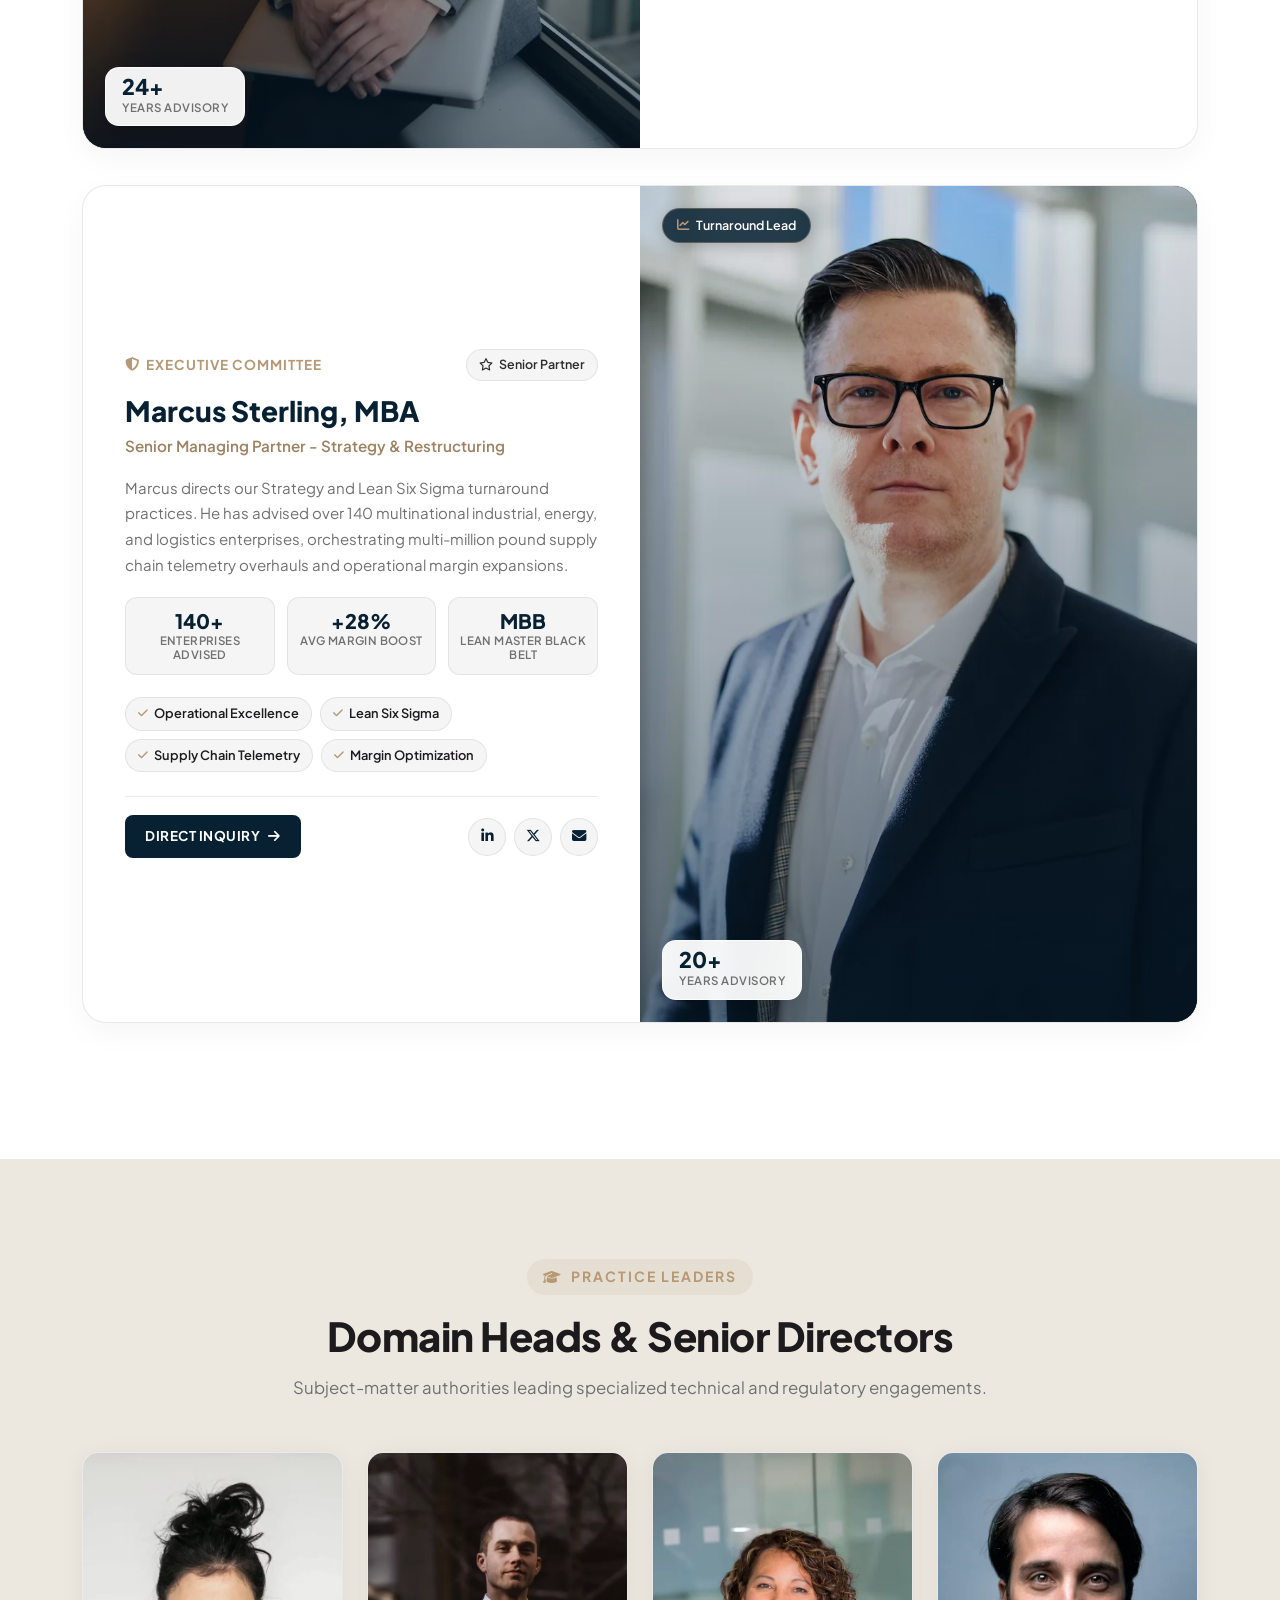
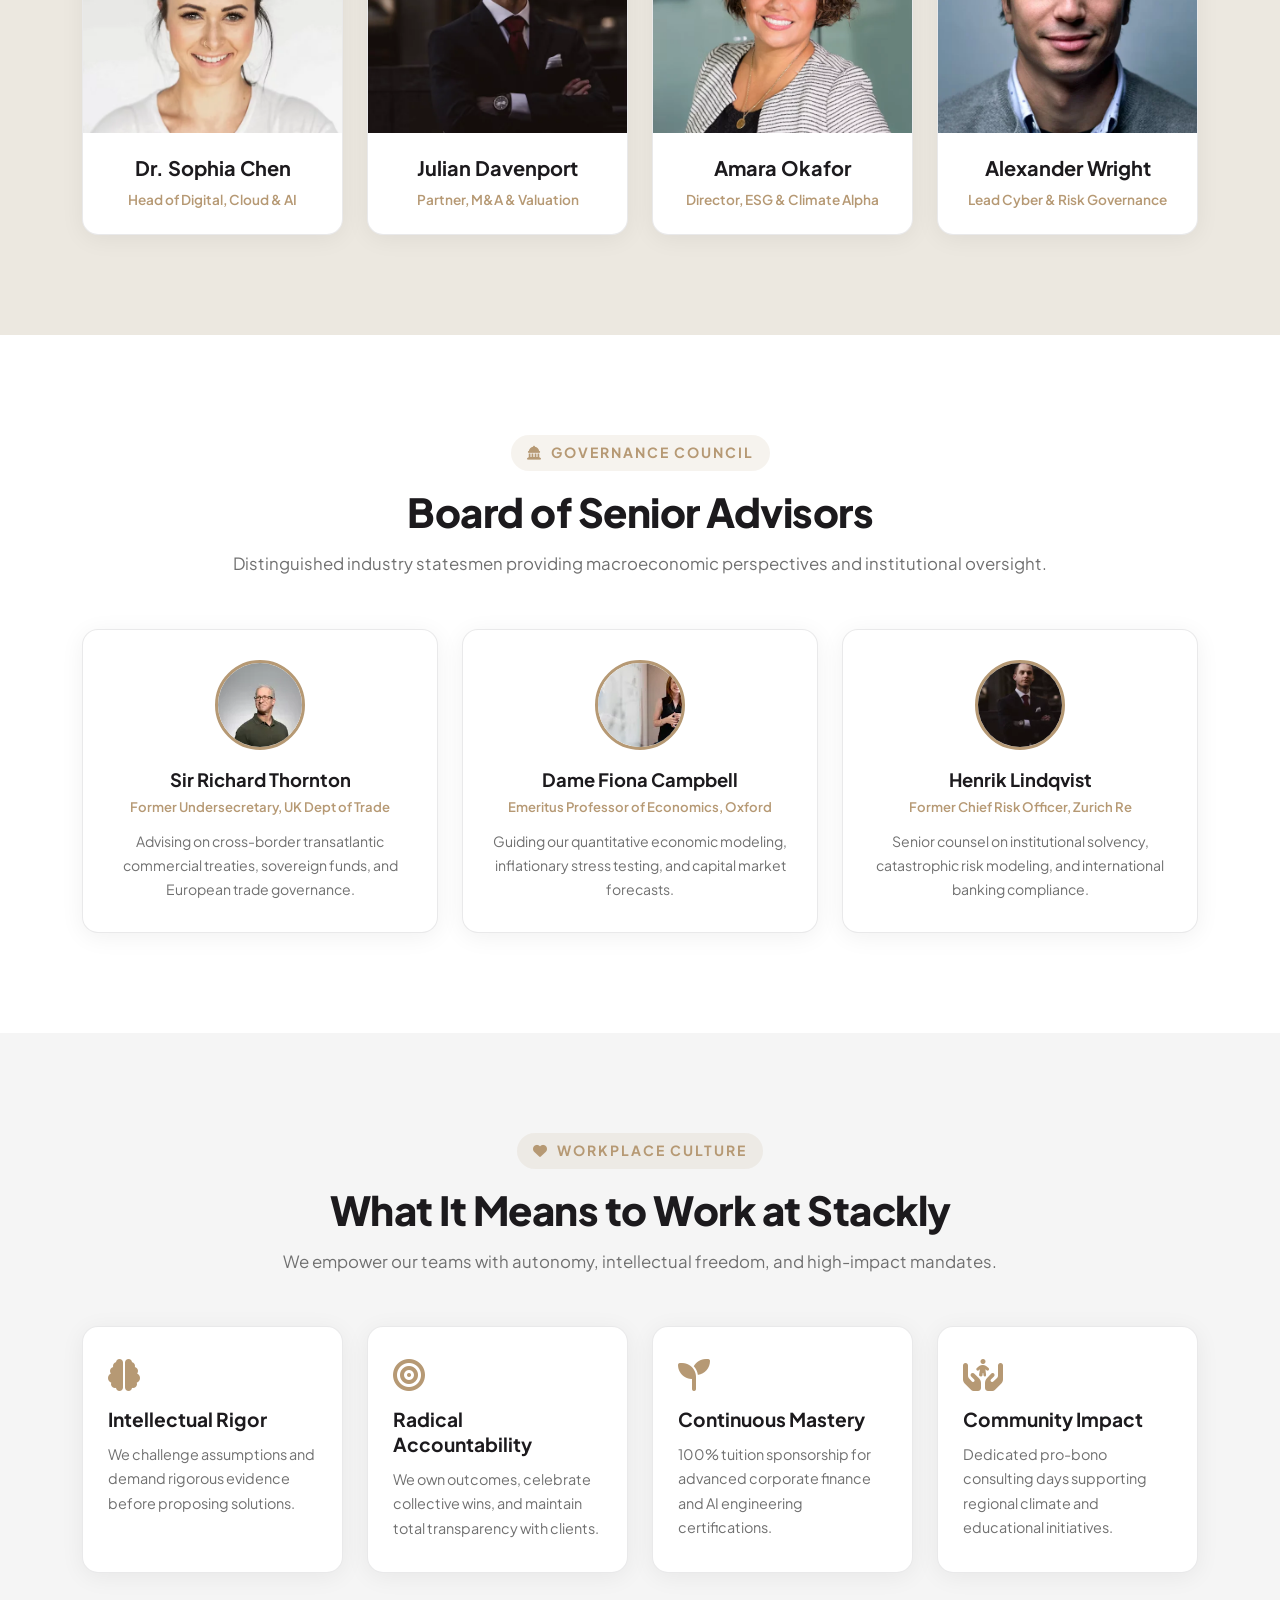
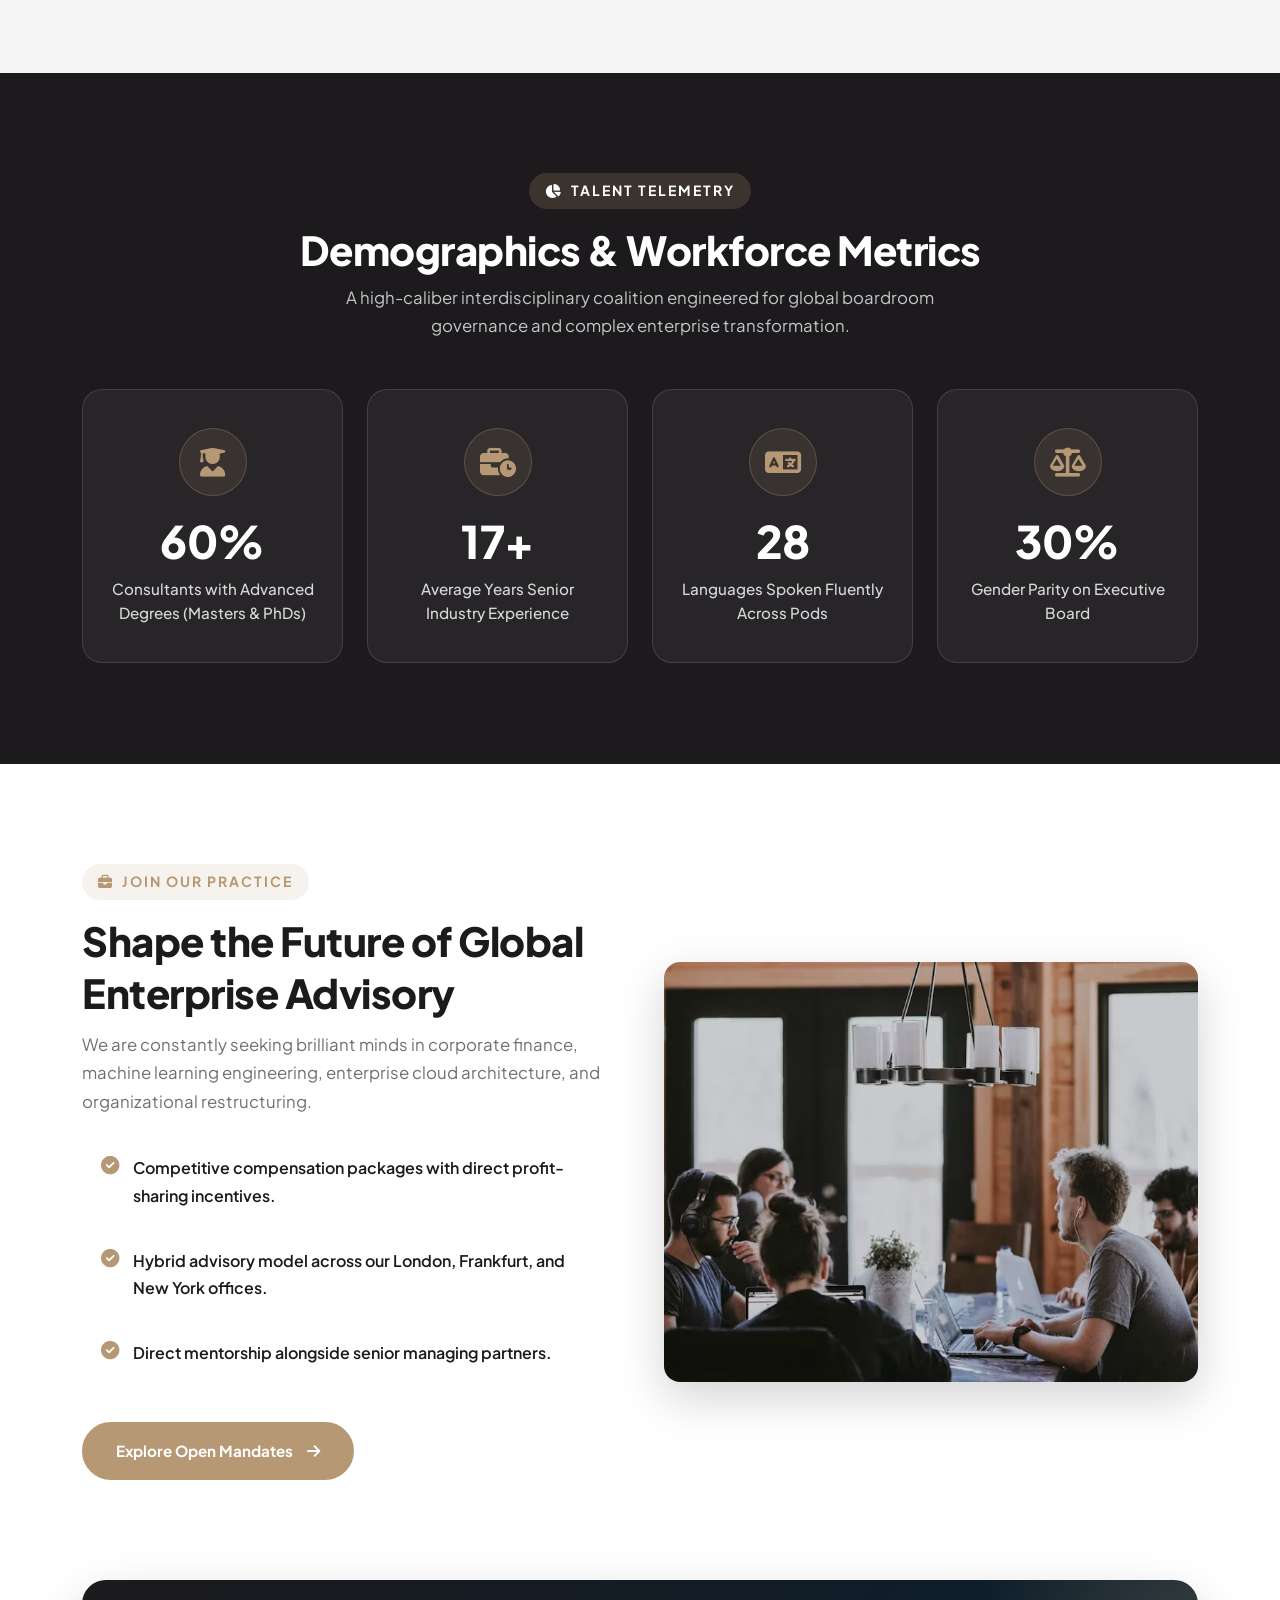
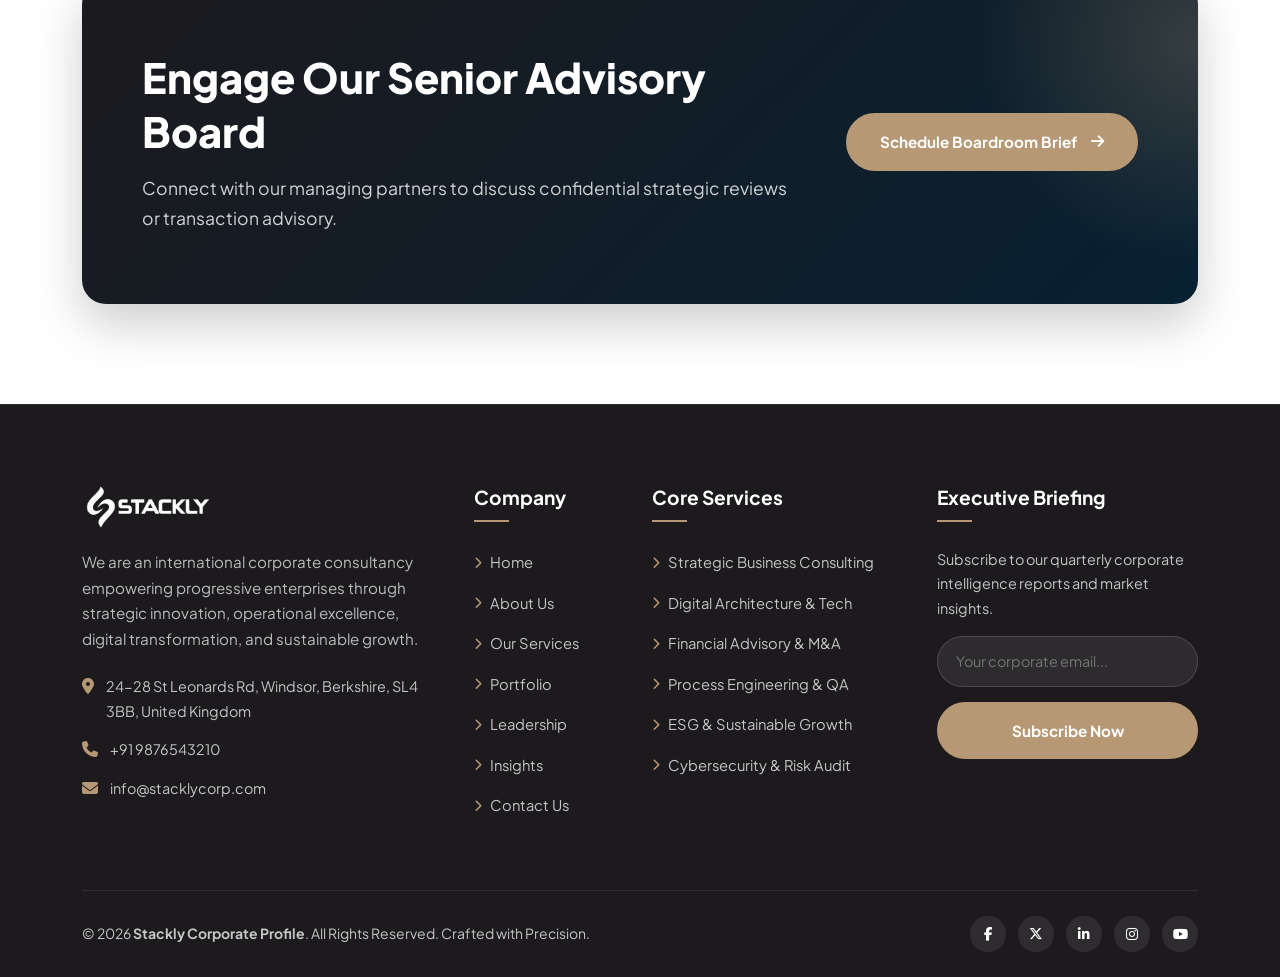
<file: pages/team.html>
<!doctype html>
<html lang="en">
  <head>
    <meta charset="UTF-8" />
    <meta name="viewport" content="width=device-width, initial-scale=1.0" />
    <title>Leadership & Team - Stackly Corporate Profile</title>

    <!-- Favicon -->
    <link
      rel="shortcut icon"
      href="../assets/images/logoStackly.webp"
      type="image/webp"
    />

    <!-- Google Fonts -->
    <link rel="preconnect" href="https://fonts.googleapis.com" />
    <link rel="preconnect" href="https://fonts.gstatic.com" crossorigin />
    <link
      href="https://fonts.googleapis.com/css2?family=Plus+Jakarta+Sans:ital,wght@0,300;0,400;0,500;0,600;0,700;0,800;1,400;1,600;1,700&display=swap"
      rel="stylesheet"
    />

    <!-- Bootstrap 5 CSS -->
    <link
      href="https://cdn.jsdelivr.net/npm/bootstrap@5.3.3/dist/css/bootstrap.min.css"
      rel="stylesheet"
    />

    <!-- Font Awesome 6 Icons (Latest CDN) -->
    <link
      rel="stylesheet"
      href="https://cdnjs.cloudflare.com/ajax/libs/font-awesome/6.5.1/css/all.min.css"
    />

    <!-- Main Theme CSS & Team Page CSS -->
    <link rel="stylesheet" href="../assets/css/styles.css" />
    <link rel="stylesheet" href="../assets/css/team.css" />
  </head>
  <body>
    <!-- Common Header Component -->
    <div id="header-placeholder"></div>

    <!-- ==========================================
         Section 1: Common Subpage Banner
         ========================================== -->
    <section
      class="page-banner"
      style="
        background-image: url(&quot;../assets/images/team/team-banner-image.webp&quot;);
      "
    >
      <div class="container">
        <div class="page-banner-content reveal reveal-fade-up">
          <div class="custom-breadcrumb mb-3">
            <a href="../index.html">Home</a>
            <span class="separator">/</span>
            <span class="current">Leadership & Governance</span>
          </div>
          <h1>World-Class Corporate Leadership</h1>
          <p>
            Meet the seasoned executives, managing partners, and domain
            specialists driving strategic breakthroughs and institutional
            governance at Stackly.
          </p>
        </div>
      </div>
    </section>

    <!-- ==========================================
         Section 2: Executive Managing Partners (Featured Bios)
         ========================================== -->
    <section class="section-padding">
      <div class="container">
        <div class="section-title text-center reveal reveal-fade-up">
          <span class="sub-title"
            ><i class="fa-solid fa-user-tie"></i> Executive Committee</span
          >
          <h2>Executive Leadership & Managing Partners</h2>
          <p>
            Direct boardroom advisors bringing decades of senior corporate and
            sovereign governance experience.
          </p>
        </div>

        <!-- Leader 1 -->
        <div class="leader-featured-card reveal reveal-fade-up">
          <div class="row g-0 align-items-stretch">
            <div class="col-lg-6">
              <div class="leader-photo">
                <img
                  src="../assets/images/team/team-leader-photo-1.webp"
                  alt="Eleanor Vance"
                />
                <div class="leader-photo-overlay"></div>
                <div class="leader-photo-badge">
                  <i class="fa-solid fa-crown"></i>
                  <span>Chief Executive</span>
                </div>
                <div class="leader-photo-stat">
                  <span class="stat-val">24+</span>
                  <span class="stat-lbl">Years Advisory</span>
                </div>
              </div>
            </div>
            <div class="col-lg-6">
              <div class="leader-details">
                <div class="leader-header-meta">
                  <span class="leader-designation">
                    <i class="fa-solid fa-shield-halved"></i> Executive
                    Committee
                  </span>
                  <span class="leader-tenure-badge">
                    <i class="fa-regular fa-star"></i> Founding Partner
                  </span>
                </div>
                <h3>Eleanor Vance, CFA</h3>
                <div class="leader-sub-title">
                  Chief Executive Officer & Managing Partner
                </div>
                <p>
                  With over 24 years leading Tier-1 investment banking,
                  cross-border M&A syndications, and sovereign governance across
                  London and New York, Eleanor oversees Stackly’s global
                  practice operations and capital allocation frameworks. Former
                  Managing Director at Barclays Capital.
                </p>

                <!-- Leader Key Highlights Metrics -->
                <div class="leader-stats-grid">
                  <div class="leader-stat-item">
                    <h4>$14B+</h4>
                    <p>Capital Syndicated</p>
                  </div>
                  <div class="leader-stat-item">
                    <h4>180+</h4>
                    <p>Board Mandates</p>
                  </div>
                  <div class="leader-stat-item">
                    <h4>99.4%</h4>
                    <p>Client Alpha</p>
                  </div>
                </div>

                <div class="leader-expertise-tags">
                  <span
                    ><i class="fa-solid fa-check"></i> Corporate
                    Governance</span
                  >
                  <span
                    ><i class="fa-solid fa-check"></i> Cross-Border M&A</span
                  >
                  <span
                    ><i class="fa-solid fa-check"></i> Capital Allocation</span
                  >
                  <span
                    ><i class="fa-solid fa-check"></i> Boardroom Strategy</span
                  >
                </div>

                <div class="leader-action-bar">
                  <a href="#" class="leader-cta-btn">
                    <span>Direct Inquiry</span>
                    <i class="fa-solid fa-arrow-right"></i>
                  </a>
                  <div class="leader-social-row">
                    <a href="#" aria-label="LinkedIn"
                      ><i class="fa-brands fa-linkedin-in"></i
                    ></a>
                    <a href="#" aria-label="Twitter"
                      ><i class="fa-brands fa-x-twitter"></i
                    ></a>
                    <a href="#" aria-label="Email"
                      ><i class="fa-solid fa-envelope"></i
                    ></a>
                  </div>
                </div>
              </div>
            </div>
          </div>
        </div>

        <!-- Leader 2 -->
        <div
          class="leader-featured-card reveal reveal-fade-up reveal-delay-150"
        >
          <div class="row g-0 align-items-stretch flex-lg-row-reverse">
            <div class="col-lg-6">
              <div class="leader-photo">
                <img
                  src="../assets/images/team/team-leader-photo-2.webp"
                  alt="Marcus Sterling"
                />
                <div class="leader-photo-overlay"></div>
                <div class="leader-photo-badge">
                  <i class="fa-solid fa-chart-line"></i>
                  <span>Turnaround Lead</span>
                </div>
                <div class="leader-photo-stat">
                  <span class="stat-val">20+</span>
                  <span class="stat-lbl">Years Advisory</span>
                </div>
              </div>
            </div>
            <div class="col-lg-6">
              <div class="leader-details">
                <div class="leader-header-meta">
                  <span class="leader-designation">
                    <i class="fa-solid fa-shield-halved"></i> Executive
                    Committee
                  </span>
                  <span class="leader-tenure-badge">
                    <i class="fa-regular fa-star"></i> Senior Partner
                  </span>
                </div>
                <h3>Marcus Sterling, MBA</h3>
                <div class="leader-sub-title">
                  Senior Managing Partner - Strategy & Restructuring
                </div>
                <p>
                  Marcus directs our Strategy and Lean Six Sigma turnaround
                  practices. He has advised over 140 multinational industrial,
                  energy, and logistics enterprises, orchestrating multi-million
                  pound supply chain telemetry overhauls and operational margin
                  expansions.
                </p>

                <!-- Leader Key Highlights Metrics -->
                <div class="leader-stats-grid">
                  <div class="leader-stat-item">
                    <h4>140+</h4>
                    <p>Enterprises Advised</p>
                  </div>
                  <div class="leader-stat-item">
                    <h4>+28%</h4>
                    <p>Avg Margin Boost</p>
                  </div>
                  <div class="leader-stat-item">
                    <h4>MBB</h4>
                    <p>Lean Master Black Belt</p>
                  </div>
                </div>

                <div class="leader-expertise-tags">
                  <span
                    ><i class="fa-solid fa-check"></i> Operational
                    Excellence</span
                  >
                  <span><i class="fa-solid fa-check"></i> Lean Six Sigma</span>
                  <span
                    ><i class="fa-solid fa-check"></i> Supply Chain
                    Telemetry</span
                  >
                  <span
                    ><i class="fa-solid fa-check"></i> Margin Optimization</span
                  >
                </div>

                <div class="leader-action-bar">
                  <a href="#" class="leader-cta-btn">
                    <span>Direct Inquiry</span>
                    <i class="fa-solid fa-arrow-right"></i>
                  </a>
                  <div class="leader-social-row">
                    <a href="#" aria-label="LinkedIn"
                      ><i class="fa-brands fa-linkedin-in"></i
                    ></a>
                    <a href="#" aria-label="Twitter"
                      ><i class="fa-brands fa-x-twitter"></i
                    ></a>
                    <a href="#" aria-label="Email"
                      ><i class="fa-solid fa-envelope"></i
                    ></a>
                  </div>
                </div>
              </div>
            </div>
          </div>
        </div>
      </div>
    </section>

    <!-- ==========================================
         Section 3: Practice Heads & Domain Specialists
         ========================================== -->
    <section class="section-padding section-bg">
      <div class="container">
        <div class="section-title text-center reveal reveal-fade-up">
          <span class="sub-title"
            ><i class="fa-solid fa-graduation-cap"></i> Practice Leaders</span
          >
          <h2>Domain Heads & Senior Directors</h2>
          <p>
            Subject-matter authorities leading specialized technical and
            regulatory engagements.
          </p>
        </div>
        <div class="row g-4">
          <!-- Specialist 1 -->
          <div class="col-lg-3 col-md-6 reveal reveal-fade-up reveal-delay-100">
            <div class="team-card">
              <div class="team-avatar">
                <img
                  src="../assets/images/team/team-practice-leaders-1.webp"
                  alt="Dr. Sophia Chen"
                />
                <div class="team-social-overlay">
                  <a href="#"><i class="fa-brands fa-linkedin-in"></i></a>
                  <a href="#"><i class="fa-brands fa-x-twitter"></i></a>
                </div>
              </div>
              <div class="team-content">
                <h4>Dr. Sophia Chen</h4>
                <span>Head of Digital, Cloud & AI</span>
              </div>
            </div>
          </div>
          <!-- Specialist 2 -->
          <div class="col-lg-3 col-md-6 reveal reveal-fade-up reveal-delay-200">
            <div class="team-card">
              <div class="team-avatar">
                <img
                  src="../assets/images/team/team-practice-leaders-2.webp"
                  alt="Julian Davenport"
                />
                <div class="team-social-overlay">
                  <a href="#"><i class="fa-brands fa-linkedin-in"></i></a>
                  <a href="#"><i class="fa-brands fa-x-twitter"></i></a>
                </div>
              </div>
              <div class="team-content">
                <h4>Julian Davenport</h4>
                <span>Partner, M&A & Valuation</span>
              </div>
            </div>
          </div>
          <!-- Specialist 3 -->
          <div class="col-lg-3 col-md-6 reveal reveal-fade-up reveal-delay-300">
            <div class="team-card">
              <div class="team-avatar">
                <img
                  src="../assets/images/team/team-practice-leaders-3.webp"
                  alt="Amara Okafor"
                />
                <div class="team-social-overlay">
                  <a href="#"><i class="fa-brands fa-linkedin-in"></i></a>
                  <a href="#"><i class="fa-brands fa-x-twitter"></i></a>
                </div>
              </div>
              <div class="team-content">
                <h4>Amara Okafor</h4>
                <span>Director, ESG & Climate Alpha</span>
              </div>
            </div>
          </div>
          <!-- Specialist 4 -->
          <div class="col-lg-3 col-md-6 reveal reveal-fade-up reveal-delay-400">
            <div class="team-card">
              <div class="team-avatar">
                <img
                  src="../assets/images/team/team-practice-leaders-4.webp"
                  alt="Alexander Wright"
                />
                <div class="team-social-overlay">
                  <a href="#"><i class="fa-brands fa-linkedin-in"></i></a>
                  <a href="#"><i class="fa-brands fa-x-twitter"></i></a>
                </div>
              </div>
              <div class="team-content">
                <h4>Alexander Wright</h4>
                <span>Lead Cyber & Risk Governance</span>
              </div>
            </div>
          </div>
        </div>
      </div>
    </section>

    <!-- ==========================================
         Section 4: Senior Advisory Board
         ========================================== -->
    <section class="section-padding">
      <div class="container">
        <div class="section-title text-center reveal reveal-fade-up">
          <span class="sub-title"
            ><i class="fa-solid fa-landmark-dome"></i> Governance Council</span
          >
          <h2>Board of Senior Advisors</h2>
          <p>
            Distinguished industry statesmen providing macroeconomic
            perspectives and institutional oversight.
          </p>
        </div>
        <div class="row g-4">
          <div class="col-lg-4 reveal reveal-fade-up reveal-delay-100">
            <div class="advisor-card">
              <img
                src="../assets/images/team/team-advisor-avatar-1.webp"
                alt="Lord Richard Thornton"
                class="advisor-avatar"
              />
              <h4>Sir Richard Thornton</h4>
              <span>Former Undersecretary, UK Dept of Trade</span>
              <p>
                Advising on cross-border transatlantic commercial treaties,
                sovereign funds, and European trade governance.
              </p>
            </div>
          </div>
          <div class="col-lg-4 reveal reveal-fade-up reveal-delay-200">
            <div class="advisor-card">
              <img
                src="../assets/images/team/team-advisor-avatar-2.webp"
                alt="Dame Fiona Campbell"
                class="advisor-avatar"
              />
              <h4>Dame Fiona Campbell</h4>
              <span>Emeritus Professor of Economics, Oxford</span>
              <p>
                Guiding our quantitative economic modeling, inflationary stress
                testing, and capital market forecasts.
              </p>
            </div>
          </div>
          <div class="col-lg-4 reveal reveal-fade-up reveal-delay-300">
            <div class="advisor-card">
              <img
                src="../assets/images/team/team-advisor-avatar-3.webp"
                alt="Henrik Lindqvist"
                class="advisor-avatar"
              />
              <h4>Henrik Lindqvist</h4>
              <span>Former Chief Risk Officer, Zurich Re</span>
              <p>
                Senior counsel on institutional solvency, catastrophic risk
                modeling, and international banking compliance.
              </p>
            </div>
          </div>
        </div>
      </div>
    </section>

    <!-- ==========================================
         Section 5: Culture & Work Environment Pillars
         ========================================== -->
    <section class="section-padding section-bg-2">
      <div class="container">
        <div class="section-title text-center reveal reveal-fade-up">
          <span class="sub-title"
            ><i class="fa-solid fa-heart"></i> Workplace Culture</span
          >
          <h2>What It Means to Work at Stackly</h2>
          <p>
            We empower our teams with autonomy, intellectual freedom, and
            high-impact mandates.
          </p>
        </div>
        <div class="row g-4">
          <div class="col-lg-3 col-sm-6 reveal reveal-fade-up reveal-delay-100">
            <div class="culture-pillar">
              <i class="fa-solid fa-brain"></i>
              <h4>Intellectual Rigor</h4>
              <p>
                We challenge assumptions and demand rigorous evidence before
                proposing solutions.
              </p>
            </div>
          </div>
          <div class="col-lg-3 col-sm-6 reveal reveal-fade-up reveal-delay-200">
            <div class="culture-pillar">
              <i class="fa-solid fa-bullseye"></i>
              <h4>Radical Accountability</h4>
              <p>
                We own outcomes, celebrate collective wins, and maintain total
                transparency with clients.
              </p>
            </div>
          </div>
          <div class="col-lg-3 col-sm-6 reveal reveal-fade-up reveal-delay-300">
            <div class="culture-pillar">
              <i class="fa-solid fa-seedling"></i>
              <h4>Continuous Mastery</h4>
              <p>
                100% tuition sponsorship for advanced corporate finance and AI
                engineering certifications.
              </p>
            </div>
          </div>
          <div class="col-lg-3 col-sm-6 reveal reveal-fade-up reveal-delay-400">
            <div class="culture-pillar">
              <i class="fa-solid fa-hands-holding-child"></i>
              <h4>Community Impact</h4>
              <p>
                Dedicated pro-bono consulting days supporting regional climate
                and educational initiatives.
              </p>
            </div>
          </div>
        </div>
      </div>
    </section>

    <!-- ==========================================
         Section 6: Talent Telemetry & Demographics
         ========================================== -->
    <section class="section-padding header-bg talent-telemetry-section">
      <div class="container">
        <div class="section-title text-center mb-5 reveal reveal-fade-up">
          <span
            class="sub-title text-white"
            style="
              background: rgba(182, 153, 116, 0.2);
              border-color: rgba(182, 153, 116, 0.4);
            "
            ><i class="fa-solid fa-chart-pie"></i> Talent Telemetry</span
          >
          <h2 class="text-white">Demographics & Workforce Metrics</h2>
          <p
            style="
              color: rgba(255, 255, 255, 0.75);
              max-width: 650px;
              margin: 0 auto;
            "
          >
            A high-caliber interdisciplinary coalition engineered for global
            boardroom governance and complex enterprise transformation.
          </p>
        </div>
        <div class="row g-4 align-items-stretch">
          <div
            class="col-lg-3 col-sm-6 d-flex reveal reveal-fade-up reveal-delay-100"
          >
            <div class="counter-box telemetry-card w-100">
              <div class="counter-icon">
                <i class="fa-solid fa-user-graduate"></i>
              </div>
              <div class="counter-number" data-count="92" data-suffix="%">
                0%
              </div>
              <div class="counter-label-wrap">
                <p>Consultants with Advanced Degrees (Masters & PhDs)</p>
              </div>
            </div>
          </div>
          <div
            class="col-lg-3 col-sm-6 d-flex reveal reveal-fade-up reveal-delay-200"
          >
            <div class="counter-box telemetry-card w-100">
              <div class="counter-icon">
                <i class="fa-solid fa-business-time"></i>
              </div>
              <div class="counter-number" data-count="17" data-suffix="+">
                0+
              </div>
              <div class="counter-label-wrap">
                <p>Average Years Senior Industry Experience</p>
              </div>
            </div>
          </div>
          <div
            class="col-lg-3 col-sm-6 d-flex reveal reveal-fade-up reveal-delay-300"
          >
            <div class="counter-box telemetry-card w-100">
              <div class="counter-icon">
                <i class="fa-solid fa-language"></i>
              </div>
              <div class="counter-number" data-count="28">0</div>
              <div class="counter-label-wrap">
                <p>Languages Spoken Fluently Across Pods</p>
              </div>
            </div>
          </div>
          <div
            class="col-lg-3 col-sm-6 d-flex reveal reveal-fade-up reveal-delay-400"
          >
            <div class="counter-box telemetry-card w-100">
              <div class="counter-icon">
                <i class="fa-solid fa-scale-balanced"></i>
              </div>
              <div class="counter-number" data-count="50" data-suffix="%">
                0%
              </div>
              <div class="counter-label-wrap">
                <p>Gender Parity on Executive Board</p>
              </div>
            </div>
          </div>
        </div>
      </div>
    </section>

    <!-- ==========================================
         Section 7: Careers & Talent Spotlight
         ========================================== -->
    <section class="section-padding">
      <div class="container">
        <div class="row align-items-center g-5">
          <div class="col-lg-6 reveal reveal-fade-left">
            <div class="section-title mb-4">
              <span class="sub-title"
                ><i class="fa-solid fa-briefcase"></i> Join Our Practice</span
              >
              <h2>Shape the Future of Global Enterprise Advisory</h2>
              <p>
                We are constantly seeking brilliant minds in corporate finance,
                machine learning engineering, enterprise cloud architecture, and
                organizational restructuring.
              </p>
            </div>
            <ul class="about-feature-list">
              <li>
                <i class="fa-solid fa-circle-check"></i> Competitive
                compensation packages with direct profit-sharing incentives.
              </li>
              <li>
                <i class="fa-solid fa-circle-check"></i> Hybrid advisory model
                across our London, Frankfurt, and New York offices.
              </li>
              <li>
                <i class="fa-solid fa-circle-check"></i> Direct mentorship
                alongside senior managing partners.
              </li>
            </ul>
            <a href="#" class="theme-btn mt-2"
              >Explore Open Mandates <i class="fa-solid fa-arrow-right ms-1"></i
            ></a>
          </div>
          <div class="col-lg-6 reveal reveal-fade-right reveal-delay-150">
            <img
              src="../assets/images/team/team-recruitment-and-collaboration-image.webp"
              alt="Recruitment & Team Collaboration"
              class="rounded-4 shadow-lg w-100"
              style="height: 420px; object-fit: cover"
            />
          </div>
        </div>
      </div>
    </section>

    <!-- ==========================================
         Section 8: Call To Action Banner
         ========================================== -->
    <section class="section-padding pt-0">
      <div class="container">
        <div class="cta-box-banner reveal reveal-zoom-in">
          <div class="row align-items-center">
            <div class="col-lg-8">
              <h2>Engage Our Senior Advisory Board</h2>
              <p>
                Connect with our managing partners to discuss confidential
                strategic reviews or transaction advisory.
              </p>
            </div>
            <div class="col-lg-4 text-lg-end mt-4 mt-lg-0">
              <a href="#" class="theme-btn"
                >Schedule Boardroom Brief
                <i class="fa-solid fa-arrow-right ms-1"></i
              ></a>
            </div>
          </div>
        </div>
      </div>
    </section>

    <!-- Common Footer Component -->
    <div id="footer-placeholder"></div>

    <!-- Bootstrap Bundle JS -->
    <script src="https://cdn.jsdelivr.net/npm/bootstrap@5.3.3/dist/js/bootstrap.bundle.min.js"></script>

    <!-- Main Script JS -->
    <script src="../assets/js/script.js"></script>
  </body>
</html>
</file>
<file: assets/css/styles.css>
:root {
  --body: #ffffff;
  --black: #000000;
  --white: #ffffff;
  --theme: #b69974;
  --theme-hover: #9e8260;
  --theme-light: rgba(182, 153, 116, 0.12);
  --theme-glow: rgba(182, 153, 116, 0.35);
  --header: #1c1a1d;
  --header2: #072032;
  --text: #707070;
  --text-dark: #2b2b2b;
  --border: #c7c9ca;
  --border-light: rgba(199, 201, 202, 0.4);
  --bg: #ece8e0;
  --bg2: #f5f5f5;
  --box-shadow: 0px 4px 25px 0px rgba(0, 0, 0, 0.06);
  --box-shadow-hover: 0px 15px 35px 0px rgba(0, 0, 0, 0.12);
  --transition: all 0.35s cubic-bezier(0.25, 1, 0.5, 1);
}

/* Base Styles & Typography */
* {
  margin: 0;
  padding: 0;
  box-sizing: border-box;
}

html {
  scroll-behavior: smooth;
  font-size: 16px;
  overflow-x: hidden;
}

body {
  font-family: "Plus Jakarta Sans", sans-serif;
  color: var(--text);
  background-color: var(--body);
  line-height: 1.7;
  overflow-x: hidden;
  -webkit-font-smoothing: antialiased;
}

h1,
h2,
h3,
h4,
h5,
h6 {
  font-family: "Plus Jakarta Sans", sans-serif;
  color: var(--header);
  font-weight: 700;
  line-height: 1.3;
}

a {
  color: inherit;
  text-decoration: none;
  transition: var(--transition);
}

a:hover {
  color: var(--theme);
}

ul {
  list-style: none;
  padding: 0;
  margin: 0;
}

img {
  max-width: 100%;
  height: auto;
  display: inline-block;
}

.section-padding {
  padding: 100px 0;
}

.section-bg {
  background-color: var(--bg);
}

.section-bg-2 {
  background-color: var(--bg2);
}

.header-bg {
  background-color: var(--header);
}

.header-bg-2 {
  background-color: var(--header2);
}

/* Custom Scrollbar */
::-webkit-scrollbar {
  width: 10px;
}
::-webkit-scrollbar-track {
  background: #f1f1f1;
}
::-webkit-scrollbar-thumb {
  background: var(--theme);
  border-radius: 5px;
}
::-webkit-scrollbar-thumb:hover {
  background: var(--theme-hover);
}

/* Section Title Styling */
.section-title {
  margin-bottom: 50px;
  position: relative;
}

.section-title .sub-title {
  display: inline-flex;
  align-items: center;
  gap: 8px;
  font-size: 0.875rem;
  font-weight: 700;
  text-transform: uppercase;
  letter-spacing: 2px;
  color: var(--theme);
  background: var(--theme-light);
  padding: 6px 16px;
  border-radius: 30px;
  margin-bottom: 15px;
}

.section-title h2 {
  font-size: 2.5rem;
  font-weight: 800;
  letter-spacing: -0.5px;
  color: var(--header);
}

.section-title.text-white h2 {
  color: var(--white);
}

.section-title.text-white .sub-title {
  background: rgba(182, 153, 116, 0.2);
  color: var(--theme);
}

.section-title p {
  font-size: 1.05rem;
  color: var(--text);
  margin-top: 12px;
}

.section-title.text-white p {
  color: rgba(255, 255, 255, 0.75);
}

@media (max-width: 768px) {
  .section-padding {
    padding: 65px 0;
  }
  .section-title h2 {
    font-size: 1.85rem;
  }
}

/* Button Component */
.theme-btn {
  display: inline-flex;
  align-items: center;
  justify-content: center;
  gap: 10px;
  padding: 14px 32px;
  font-size: 0.95rem;
  font-weight: 700;
  border-radius: 50px;
  background-color: var(--theme);
  color: var(--white) !important;
  border: 2px solid var(--theme);
  position: relative;
  overflow: hidden;
  z-index: 1;
  transition: var(--transition);
  cursor: pointer;
}

.theme-btn::before {
  content: "";
  position: absolute;
  top: 0;
  left: -100%;
  width: 100%;
  height: 100%;
  background-color: var(--header);
  transition: var(--transition);
  z-index: -1;
}

.theme-btn:hover {
  color: var(--white) !important;
  border-color: var(--header);
  transform: translateY(-3px);
  box-shadow: 0 10px 20px var(--theme-glow);
}

.theme-btn:hover::before {
  left: 0;
}

.theme-btn-outline {
  display: inline-flex;
  align-items: center;
  justify-content: center;
  gap: 10px;
  padding: 14px 32px;
  font-size: 0.95rem;
  font-weight: 700;
  border-radius: 50px;
  background-color: transparent;
  color: var(--header);
  border: 2px solid var(--header);
  transition: var(--transition);
}

.theme-btn-outline:hover {
  background-color: var(--theme);
  border-color: var(--theme);
  color: var(--white) !important;
  transform: translateY(-3px);
}

.theme-btn-white {
  background-color: var(--white);
  color: var(--header) !important;
  border-color: var(--white);
}

.theme-btn-white:hover {
  background-color: var(--theme);
  border-color: var(--theme);
  color: var(--white) !important;
}

/* ==========================================================================
   Header Component
   ========================================================================== */
.header-top {
  background-color: var(--header);
  padding: 10px 0;
  border-bottom: 1px solid rgba(255, 255, 255, 0.08);
  font-size: 0.875rem;
  color: rgba(255, 255, 255, 0.8);
}

.header-top a {
  color: rgba(255, 255, 255, 0.8);
}

.header-top a:hover {
  color: var(--theme);
}

.header-top .top-info {
  display: flex;
  align-items: center;
  gap: 25px;
}

.header-top .top-info li {
  display: flex;
  align-items: center;
  gap: 8px;
}

.header-top .top-info li i {
  color: var(--theme);
}

.header-top .top-social {
  display: flex;
  align-items: center;
  justify-content: flex-end;
  gap: 15px;
}

.header-top .top-social a {
  width: 30px;
  height: 30px;
  border-radius: 50%;
  background: rgba(255, 255, 255, 0.08);
  display: inline-flex;
  align-items: center;
  justify-content: center;
  font-size: 0.8rem;
  transition: var(--transition);
}

.header-top .top-social a:hover {
  background: var(--theme);
  color: var(--white);
  transform: translateY(-2px);
}

/* Main Navigation Bar */
.main-header {
  position: relative;
  background-color: var(--white);
  transition: all 0.4s ease;
  z-index: 999;
}

.main-header.fixed-header {
  position: fixed;
  top: 0;
  left: 0;
  width: 100%;
  background-color: rgba(255, 255, 255, 0.96);
  backdrop-filter: blur(12px);
  box-shadow: 0 5px 20px rgba(0, 0, 0, 0.08);
  animation: slideDown 0.4s ease forwards;
}

@keyframes slideDown {
  from {
    transform: translateY(-100%);
  }
  to {
    transform: translateY(0);
  }
}

.navbar-brand img {
  height: 48px;
  width: auto;
  object-fit: contain;
  filter: brightness(0) saturate(100%) invert(72%) sepia(28%) saturate(500%)
    hue-rotate(5deg) brightness(95%) contrast(90%);
}

.navbar-nav .nav-item {
  margin: 0 10px;
  position: relative;
}

.navbar-nav .nav-link {
  font-size: 1rem;
  font-weight: 600;
  color: var(--header);
  padding: 24px 8px !important;
  position: relative;
  transition: var(--transition);
}

.navbar-nav .nav-link::after {
  content: "";
  position: absolute;
  bottom: 16px;
  left: 50%;
  width: 0;
  height: 2px;
  background-color: var(--theme);
  transition: var(--transition);
  transform: translateX(-50%);
}

.navbar-nav .nav-link:hover,
.navbar-nav .nav-link.active {
  color: var(--theme) !important;
}

.navbar-nav .nav-link:hover::after,
.navbar-nav .nav-link.active::after {
  width: 80%;
}

.header-contact-btn {
  display: flex;
  align-items: center;
  gap: 15px;
}

.header-phone-box {
  display: flex;
  align-items: center;
  gap: 10px;
  text-align: left;
}

.header-phone-box .icon {
  width: 42px;
  height: 42px;
  border-radius: 50%;
  background-color: var(--theme-light);
  color: var(--theme);
  display: flex;
  align-items: center;
  justify-content: center;
  font-size: 1rem;
}

.header-phone-box .content span {
  font-size: 0.75rem;
  color: var(--text);
  display: block;
  line-height: 1.2;
}

.header-phone-box .content a {
  font-size: 0.95rem;
  font-weight: 700;
  color: var(--header);
}

.header-phone-box .content a:hover {
  color: var(--theme);
}

/* Mobile Hamburger Toggle */
.mobile-nav-toggle {
  display: none;
  background: transparent;
  border: none;
  font-size: 1.6rem;
  color: var(--header);
  cursor: pointer;
  padding: 8px;
}

/* Full Screen Mobile Offcanvas Menu */
.mobile-menu-overlay {
  position: fixed;
  top: 0;
  left: 0;
  width: 100%;
  height: 100vh;
  background-color: var(--header);
  z-index: 9999;
  display: flex;
  flex-direction: column;
  justify-content: space-between;
  padding: 30px 25px 40px;
  opacity: 0;
  visibility: hidden;
  transform: translateY(-100%);
  transition: all 0.45s cubic-bezier(0.77, 0, 0.175, 1);
  overflow-y: auto;
}

.mobile-menu-overlay.active {
  opacity: 1;
  visibility: visible;
  transform: translateY(0);
}

.mobile-menu-header {
  display: flex;
  align-items: center;
  justify-content: space-between;
  padding-bottom: 20px;
  border-bottom: 1px solid rgba(255, 255, 255, 0.1);
}

.mobile-menu-close {
  background: rgba(255, 255, 255, 0.1);
  border: none;
  color: var(--white);
  width: 44px;
  height: 44px;
  border-radius: 50%;
  font-size: 1.2rem;
  cursor: pointer;
  display: flex;
  align-items: center;
  justify-content: center;
  transition: var(--transition);
}

.mobile-menu-close:hover {
  background: var(--theme);
  transform: rotate(90deg);
}

.mobile-nav-links {
  list-style: none;
  margin: 30px 0;
  text-align: center;
}

.mobile-nav-links li {
  margin: 15px 0;
}

.mobile-nav-links a {
  font-size: 1.4rem;
  font-weight: 700;
  color: var(--white);
  display: inline-block;
  transition: var(--transition);
}

.mobile-nav-links a:hover,
.mobile-nav-links a.active {
  color: var(--theme);
  transform: translateX(6px);
}

.mobile-menu-footer {
  text-align: center;
  padding-top: 25px;
  border-top: 1px solid rgba(255, 255, 255, 0.1);
}

.mobile-menu-footer p {
  color: rgba(255, 255, 255, 0.7);
  font-size: 0.9rem;
  margin-bottom: 15px;
}

.mobile-menu-footer .mobile-social {
  display: flex;
  justify-content: center;
  gap: 12px;
  margin-bottom: 20px;
}

.mobile-menu-footer .mobile-social a {
  width: 38px;
  height: 38px;
  background: rgba(255, 255, 255, 0.1);
  color: var(--white);
  border-radius: 50%;
  display: inline-flex;
  align-items: center;
  justify-content: center;
}

.mobile-menu-footer .mobile-social a:hover {
  background: var(--theme);
}

@media (max-width: 991px) {
  .navbar-collapse {
    display: none !important;
  }
  .mobile-nav-toggle {
    display: block;
  }
  .header-top {
    display: none;
  }
}

/* ==========================================================================
   Page Banner / Breadcrumbs Header (For all subpages)
   ========================================================================== */
.page-banner {
  position: relative;
  min-height: 460px;
  display: flex;
  align-items: center;
  background-color: var(--header);
  background-size: cover;
  background-position: center;
  background-repeat: no-repeat;
  overflow: hidden;
}

.page-banner::before {
  content: "";
  position: absolute;
  top: 0;
  left: 0;
  width: 100%;
  height: 100%;
  background: linear-gradient(
    135deg,
    rgba(28, 26, 29, 0.94) 0%,
    rgba(7, 32, 50, 0.88) 100%
  );
  z-index: 1;
}

.page-banner .container {
  position: relative;
  z-index: 2;
  padding-top: 100px;
  padding-bottom: 70px;
  width: 100%;
}

.page-banner-content {
  max-width: 780px;
  margin: 0 auto;
  text-align: center;
}

.page-banner-content h1 {
  font-size: 3rem;
  font-weight: 800;
  color: var(--white);
  margin-bottom: 15px;
  letter-spacing: -0.5px;
}

.page-banner-content p {
  color: rgba(255, 255, 255, 0.8);
  font-size: 1.1rem;
  margin-bottom: 25px;
}

.custom-breadcrumb {
  display: inline-flex;
  align-items: center;
  gap: 10px;
  background: rgba(255, 255, 255, 0.08);
  backdrop-filter: blur(8px);
  border: 1px solid rgba(255, 255, 255, 0.15);
  padding: 8px 22px;
  border-radius: 30px;
  font-size: 0.9rem;
  font-weight: 600;
}

.custom-breadcrumb a {
  color: rgba(255, 255, 255, 0.8);
}

.custom-breadcrumb a:hover {
  color: var(--theme);
}

.custom-breadcrumb .separator {
  color: var(--theme);
}

.custom-breadcrumb .current {
  color: var(--theme);
}

@media (max-width: 768px) {
  .page-banner {
    min-height: 320px;
  }
  .page-banner .container {
    padding-top: 80px;
    padding-bottom: 50px;
  }
  .page-banner-content h1 {
    font-size: 2rem;
  }
  .page-banner-content p {
    font-size: 0.95rem;
  }
}

/* ==========================================================================
   Home Page Sections
   ========================================================================== */

/* 1. Hero Section */
.hero-banner {
  position: relative;
  padding: 80px 0 120px;
  background-color: var(--header);
  background-size: cover;
  background-position: center;
  overflow: hidden;
}

.hero-banner::before {
  content: "";
  position: absolute;
  top: 0;
  left: 0;
  width: 100%;
  height: 100%;
  background: radial-gradient(
    circle at 80% 20%,
    rgba(182, 153, 116, 0.15) 0%,
    rgba(28, 26, 29, 0.95) 70%
  );
  z-index: 1;
}

.hero-banner .container {
  position: relative;
  z-index: 2;
}

.hero-badge {
  display: inline-flex;
  align-items: center;
  gap: 10px;
  padding: 8px 20px;
  background: rgba(182, 153, 116, 0.18);
  border: 1px solid rgba(182, 153, 116, 0.6);
  color: var(--theme);
  border-radius: 30px;
  font-size: 0.85rem;
  font-weight: 700;
  text-transform: uppercase;
  letter-spacing: 1.5px;
  margin-bottom: 22px;
  transition: all 0.35s cubic-bezier(0.34, 1.56, 0.64, 1);
  cursor: default;
  backdrop-filter: blur(8px);
}

.hero-badge:hover {
  transform: translateY(-3px) scale(1.02);
  background: rgba(182, 153, 116, 0.32);
  border-color: #dfcaa7;
  color: #ffffff;
  box-shadow: 0 8px 25px rgba(182, 153, 116, 0.35);
}

.hero-badge i {
  transition: transform 0.4s cubic-bezier(0.34, 1.56, 0.64, 1);
}

.hero-badge:hover i {
  transform: rotate(18deg) scale(1.25);
  color: #ffffff;
}

.hero-title {
  font-size: 3.5rem;
  font-weight: 800;
  color: var(--white);
  line-height: 1.2;
  margin-bottom: 24px;
  letter-spacing: -1px;
}

.hero-title span {
  color: var(--theme);
  position: relative;
  display: inline-block;
  transition: all 0.3s ease;
}

.hero-title span:hover {
  color: #dfcaa7;
  text-shadow: 0 0 25px rgba(182, 153, 116, 0.7);
  transform: translateY(-1px);
}

.hero-description {
  font-size: 1.15rem;
  color: rgba(255, 255, 255, 0.82);
  line-height: 1.8;
  margin-bottom: 35px;
  max-width: 600px;
}

.hero-cta-group {
  display: flex;
  flex-wrap: wrap;
  align-items: center;
  gap: 20px;
  margin-bottom: 40px;
}

.hero-cta-group .theme-btn,
.hero-cta-group .theme-btn-outline {
  transition: all 0.35s cubic-bezier(0.25, 1, 0.5, 1);
}

.hero-cta-group .theme-btn:hover {
  transform: translateY(-4px);
  box-shadow: 0 10px 25px rgba(182, 153, 116, 0.45);
}

.hero-cta-group .theme-btn:hover i {
  transform: translateX(4px);
}

.hero-cta-group .theme-btn-white:hover {
  transform: translateY(-4px);
  background-color: rgba(255, 255, 255, 0.15);
  border-color: #ffffff;
  color: #ffffff;
  box-shadow: 0 10px 25px rgba(255, 255, 255, 0.15);
}

.hero-cta-group .theme-btn-white:hover i {
  transform: rotate(15deg) scale(1.15);
}

.hero-trust-metrics {
  display: flex;
  align-items: center;
  gap: 20px;
  padding-top: 25px;
  border-top: 1px solid rgba(255, 255, 255, 0.12);
  flex-wrap: wrap;
}

.hero-metric-item {
  display: flex;
  align-items: center;
  gap: 12px;
  padding: 10px 18px;
  border-radius: 12px;
  background: rgba(255, 255, 255, 0.03);
  border: 1px solid rgba(255, 255, 255, 0.07);
  transition: all 0.35s cubic-bezier(0.25, 1, 0.5, 1);
  cursor: default;
}

.hero-metric-item:hover {
  transform: translateY(-5px);
  background: rgba(182, 153, 116, 0.15);
  border-color: rgba(182, 153, 116, 0.45);
  box-shadow:
    0 10px 25px rgba(0, 0, 0, 0.3),
    0 0 15px rgba(182, 153, 116, 0.2);
}

.hero-metric-item .metric-val {
  font-size: 1.8rem;
  font-weight: 800;
  color: var(--white);
  line-height: 1;
  transition: all 0.3s ease;
}

.hero-metric-item:hover .metric-val {
  color: var(--theme);
  text-shadow: 0 0 12px rgba(182, 153, 116, 0.55);
  transform: scale(1.06);
}

.hero-metric-item .metric-label {
  font-size: 0.8rem;
  color: rgba(255, 255, 255, 0.7);
  line-height: 1.3;
  transition: color 0.3s ease;
}

.hero-metric-item:hover .metric-label {
  color: #ffffff;
}

.hero-image-wrapper {
  position: relative;
  perspective: 1000px;
}

.hero-main-img {
  border-radius: 20px;
  box-shadow: 0 20px 50px rgba(0, 0, 0, 0.45);
  border: 4px solid rgba(255, 255, 255, 0.12);
  object-fit: cover;
  width: 100%;
  height: 480px;
  transition: all 0.5s cubic-bezier(0.25, 1, 0.5, 1);
}

.hero-image-wrapper:hover .hero-main-img {
  transform: scale(1.025) translateY(-4px);
  border-color: rgba(182, 153, 116, 0.45);
  box-shadow:
    0 30px 65px rgba(0, 0, 0, 0.55),
    0 0 30px rgba(182, 153, 116, 0.2);
}

.floating-experience-card {
  position: absolute;
  bottom: -25px;
  left: -25px;
  background: var(--white);
  padding: 24px 30px;
  border-radius: 16px;
  box-shadow: 0 15px 35px rgba(0, 0, 0, 0.18);
  display: flex;
  align-items: center;
  gap: 16px;
  z-index: 3;
  border-left: 5px solid var(--theme);
  transition: all 0.4s cubic-bezier(0.34, 1.56, 0.64, 1);
  cursor: default;
}

.floating-experience-card:hover {
  transform: translateY(-8px) scale(1.04);
  box-shadow:
    0 22px 48px rgba(0, 0, 0, 0.22),
    0 0 25px rgba(182, 153, 116, 0.25);
  border-left-color: var(--theme-hover);
}

.floating-experience-card .number {
  font-size: 2.8rem;
  font-weight: 800;
  color: var(--header);
  line-height: 1;
  transition: all 0.3s ease;
}

.floating-experience-card:hover .number {
  color: var(--theme);
  transform: scale(1.08);
}

.floating-experience-card .text {
  font-size: 0.9rem;
  font-weight: 700;
  color: var(--text-dark);
  line-height: 1.3;
}

@media (max-width: 991px) {
  .hero-banner {
    padding: 60px 0 80px;
  }
  .hero-title {
    font-size: 2.4rem;
  }
  .hero-image-wrapper {
    margin-top: 50px;
  }
  .floating-experience-card {
    bottom: 10px;
    left: 10px;
    padding: 16px 20px;
  }
  .floating-experience-card .number {
    font-size: 2rem;
  }
}

/* 2. Client Logo Marquee */
.client-logo-section {
  padding: 48px 0;
  background: var(--bg2);
  border-bottom: 1px solid var(--border-light);
  overflow: hidden;
  position: relative;
}

.client-marquee-title {
  letter-spacing: 2px;
  font-size: 0.82rem;
  font-weight: 700;
  color: var(--text);
  margin-bottom: 26px;
}

.marquee-slider-container {
  overflow: hidden;
  width: 100%;
  position: relative;
  display: flex;
  -webkit-mask-image: linear-gradient(
    to right,
    transparent 0%,
    black 7%,
    black 93%,
    transparent 100%
  );
  mask-image: linear-gradient(
    to right,
    transparent 0%,
    black 7%,
    black 93%,
    transparent 100%
  );
}

.marquee-track {
  display: flex;
  align-items: center;
  gap: 30px;
  width: max-content;
  flex-wrap: nowrap;
  animation: marqueeScrollInfinite 30s linear infinite;
  padding: 10px 0;
}

.marquee-slider-container:hover .marquee-track {
  animation-play-state: paused;
}

@keyframes marqueeScrollInfinite {
  0% {
    transform: translateX(0);
  }
  100% {
    transform: translateX(-50%);
  }
}

.client-logo-item {
  display: inline-flex;
  align-items: center;
  gap: 12px;
  padding: 14px 28px;
  background: var(--white);
  border: 1px solid var(--border-light);
  border-radius: 50px;
  font-weight: 800;
  font-size: 1.15rem;
  color: var(--header);
  box-shadow: 0 3px 12px rgba(0, 0, 0, 0.04);
  transition: all 0.35s cubic-bezier(0.25, 1, 0.5, 1);
  white-space: nowrap;
  user-select: none;
}

.client-logo-item i {
  font-size: 1.45rem;
  color: var(--theme);
  transition: all 0.35s cubic-bezier(0.34, 1.56, 0.64, 1);
}

.client-logo-item span {
  transition: color 0.3s ease;
  letter-spacing: 0.5px;
}

.client-logo-item:hover {
  transform: translateY(-5px) scale(1.04);
  background: linear-gradient(135deg, #ffffff 0%, #faf6f0 100%);
  border-color: var(--theme);
  box-shadow:
    0 10px 25px rgba(182, 153, 116, 0.28),
    0 2px 8px rgba(0, 0, 0, 0.06);
}

.client-logo-item:hover i {
  transform: scale(1.22) rotate(6deg);
  color: var(--theme-hover);
}

.client-logo-item:hover span {
  color: var(--header);
}

/* 3. Steps / Strategic Process */
.step-card {
  background: var(--white);
  padding: 40px 30px;
  border-radius: 16px;
  border: 1px solid var(--border-light);
  box-shadow: var(--box-shadow);
  transition: var(--transition);
  position: relative;
  height: 100%;
}

.step-card:hover {
  transform: translateY(-8px);
  box-shadow: var(--box-shadow-hover);
  border-color: var(--theme);
}

.step-card .step-header {
  display: flex;
  align-items: center;
  justify-content: space-between;
  margin-bottom: 25px;
}

.step-card .step-icon {
  width: 65px;
  height: 65px;
  border-radius: 14px;
  background: var(--theme-light);
  color: var(--theme);
  display: flex;
  align-items: center;
  justify-content: center;
  font-size: 1.8rem;
  transition: var(--transition);
}

.step-card:hover .step-icon {
  background: var(--theme);
  color: var(--white);
}

.step-card .step-number {
  font-size: 2.2rem;
  font-weight: 800;
  color: rgba(182, 153, 116, 0.3);
  font-family: monospace;
}

.step-card h4 {
  font-size: 1.3rem;
  margin-bottom: 12px;
}

.step-card p {
  font-size: 0.95rem;
  margin: 0;
}

/* 4. About Company Overview Section */
.about-overview-img-group {
  position: relative;
  border-radius: 20px;
}

.about-img-main {
  border-radius: 20px;
  box-shadow: var(--box-shadow);
  width: 100%;
  height: 460px;
  object-fit: cover;
  transition: all 0.5s cubic-bezier(0.25, 1, 0.5, 1);
  border: 2px solid transparent;
}

.about-overview-img-group:hover .about-img-main {
  transform: scale(1.025) translateY(-4px);
  border-color: rgba(182, 153, 116, 0.35);
  box-shadow:
    0 20px 45px rgba(0, 0, 0, 0.16),
    0 0 25px rgba(182, 153, 116, 0.18);
}

.about-experience-badge {
  position: absolute;
  bottom: -20px;
  right: -20px;
  background: var(--header);
  color: var(--white);
  padding: 24px 28px;
  border-radius: 16px;
  box-shadow: 0 15px 30px rgba(0, 0, 0, 0.2);
  border-top: 4px solid var(--theme);
  transition: all 0.4s cubic-bezier(0.34, 1.56, 0.64, 1);
  cursor: default;
}

.about-experience-badge:hover {
  transform: translateY(-8px) scale(1.05);
  box-shadow:
    0 25px 45px rgba(0, 0, 0, 0.3),
    0 0 25px rgba(182, 153, 116, 0.3);
  border-top-color: #dfcaa7;
}

.about-experience-badge h3 {
  color: var(--theme);
  font-size: 2.4rem;
  margin: 0;
  line-height: 1;
  transition: all 0.3s ease;
}

.about-experience-badge:hover h3 {
  color: #dfcaa7;
  transform: scale(1.08);
}

.about-experience-badge p {
  color: rgba(255, 255, 255, 0.85);
  font-size: 0.85rem;
  margin: 6px 0 0;
}

.about-feature-list {
  margin: 25px 0 35px;
}

.about-feature-list li {
  display: flex;
  align-items: flex-start;
  gap: 14px;
  margin-bottom: 12px;
  font-weight: 600;
  color: var(--header);
  padding: 12px 18px;
  border-radius: 12px;
  background: transparent;
  border: 1px solid transparent;
  transition: all 0.35s cubic-bezier(0.25, 1, 0.5, 1);
  cursor: default;
}

.about-feature-list li:hover {
  background: rgba(182, 153, 116, 0.08);
  border-color: rgba(182, 153, 116, 0.3);
  transform: translateX(8px);
  box-shadow: 0 4px 15px rgba(0, 0, 0, 0.04);
}

.about-feature-list li i {
  color: var(--theme);
  font-size: 1.15rem;
  margin-top: 3px;
  transition: all 0.4s cubic-bezier(0.34, 1.56, 0.64, 1);
}

.about-feature-list li:hover i {
  transform: scale(1.28) rotate(360deg);
  color: var(--theme-hover);
  filter: drop-shadow(0 2px 8px rgba(182, 153, 116, 0.45));
}

.about-feature-list li span {
  transition: color 0.3s ease;
}

.about-feature-list li:hover span {
  color: var(--black);
}

.about-leader-box {
  padding: 8px 18px 8px 8px;
  border-radius: 50px;
  background: transparent;
  border: 1px solid transparent;
  transition: all 0.35s cubic-bezier(0.25, 1, 0.5, 1);
  cursor: default;
}

.about-leader-box:hover {
  background: var(--white);
  border-color: rgba(182, 153, 116, 0.35);
  box-shadow: 0 8px 24px rgba(0, 0, 0, 0.07);
  transform: translateY(-3px);
}

.about-leader-avatar {
  width: 50px;
  height: 50px;
  border-radius: 50%;
  object-fit: cover;
  border: 2px solid var(--theme);
  transition: all 0.4s cubic-bezier(0.34, 1.56, 0.64, 1);
}

.about-leader-box:hover .about-leader-avatar {
  transform: scale(1.12) rotate(4deg);
  border-color: var(--theme-hover);
  box-shadow: 0 0 15px rgba(182, 153, 116, 0.45);
}

.about-leader-box .leader-name {
  transition: color 0.3s ease;
}

.about-leader-box:hover .leader-name {
  color: var(--theme);
}

/* 5. Services Grid */
.service-card {
  background: var(--white);
  border-radius: 16px;
  padding: 38px 30px;
  border: 1px solid var(--border-light);
  box-shadow: var(--box-shadow);
  transition: var(--transition);
  height: 100%;
  display: flex;
  flex-direction: column;
  justify-content: space-between;
  position: relative;
  overflow: hidden;
}

.service-card::after {
  content: "";
  position: absolute;
  top: 0;
  left: 0;
  width: 0;
  height: 4px;
  background: var(--theme);
  transition: var(--transition);
}

.service-card:hover {
  transform: translateY(-8px);
  box-shadow: var(--box-shadow-hover);
  border-color: rgba(182, 153, 116, 0.3);
}

.service-card:hover::after {
  width: 100%;
}

.service-card .service-icon {
  width: 60px;
  height: 60px;
  border-radius: 12px;
  background: var(--theme-light);
  color: var(--theme);
  display: flex;
  align-items: center;
  justify-content: center;
  font-size: 1.6rem;
  margin-bottom: 22px;
  transition: var(--transition);
}

.service-card:hover .service-icon {
  background: var(--theme);
  color: var(--white);
  transform: scale(1.08);
}

.service-card h4 {
  font-size: 1.3rem;
  margin-bottom: 14px;
}

.service-card p {
  font-size: 0.95rem;
  color: var(--text);
  margin-bottom: 20px;
}

.service-card .service-link {
  display: inline-flex;
  align-items: center;
  gap: 8px;
  font-size: 0.9rem;
  font-weight: 700;
  color: var(--header);
  margin-top: auto;
}

.service-card .service-link:hover {
  color: var(--theme);
  gap: 12px;
}

/* 6. Why Choose Us / Value Proposition */
.why-us-card {
  background: var(--white);
  padding: 30px;
  border-radius: 14px;
  border: 1px solid var(--border-light);
  box-shadow: var(--box-shadow);
  transition: var(--transition);
  display: flex;
  gap: 20px;
  margin-bottom: 24px;
}

.why-us-card:hover {
  transform: translateY(-5px);
  box-shadow: var(--box-shadow-hover);
  border-color: var(--theme);
}

.why-us-card .icon {
  width: 52px;
  height: 52px;
  min-width: 52px;
  border-radius: 50%;
  background: var(--theme-light);
  color: var(--theme);
  display: flex;
  align-items: center;
  justify-content: center;
  font-size: 1.4rem;
}

.why-us-card h5 {
  font-size: 1.15rem;
  margin-bottom: 8px;
}

.why-us-card p {
  font-size: 0.9rem;
  margin: 0;
}

/* 7. Counter Section */
.counter-box {
  text-align: center;
  padding: 35px 24px;
  background: rgba(255, 255, 255, 0.05);
  border: 1px solid rgba(255, 255, 255, 0.1);
  border-radius: 16px;
  transition: var(--transition);
  height: 100%;
  display: flex;
  flex-direction: column;
  align-items: center;
  justify-content: center;
}

.counter-box:hover {
  background: rgba(255, 255, 255, 0.1);
  border-color: var(--theme);
  transform: translateY(-6px);
  box-shadow: 0 15px 35px rgba(0, 0, 0, 0.25);
}

.counter-box .counter-icon {
  font-size: 2.2rem;
  color: var(--theme);
  margin-bottom: 16px;
  transition: var(--transition);
}

.counter-box:hover .counter-icon {
  transform: scale(1.1);
}

.counter-box .counter-number {
  font-size: 2.8rem;
  font-weight: 800;
  color: var(--white);
  line-height: 1.1;
  margin-bottom: 10px;
}

.counter-box p {
  color: rgba(255, 255, 255, 0.8);
  font-size: 0.95rem;
  line-height: 1.5;
  margin: 0;
}

/* 8. Portfolio / Case Studies Showcase */
.portfolio-card {
  border-radius: 16px;
  overflow: hidden;
  position: relative;
  background: var(--white);
  box-shadow: var(--box-shadow);
  border: 1px solid var(--border-light);
  transition: var(--transition);
  height: 100%;
}

.portfolio-card:hover {
  transform: translateY(-8px);
  box-shadow: var(--box-shadow-hover);
}

.portfolio-thumb {
  position: relative;
  overflow: hidden;
  height: 250px;
}

.portfolio-thumb img {
  width: 100%;
  height: 100%;
  object-fit: cover;
  transition: transform 0.6s cubic-bezier(0.25, 1, 0.5, 1);
}

.portfolio-card:hover .portfolio-thumb img {
  transform: scale(1.08);
}

.portfolio-tag {
  position: absolute;
  top: 15px;
  left: 15px;
  background: var(--header);
  color: var(--white);
  padding: 4px 14px;
  border-radius: 20px;
  font-size: 0.75rem;
  font-weight: 700;
  text-transform: uppercase;
  letter-spacing: 1px;
}

.portfolio-info {
  padding: 25px;
}

.portfolio-info h4 {
  font-size: 1.25rem;
  margin-bottom: 10px;
}

.portfolio-info p {
  font-size: 0.9rem;
  color: var(--text);
  margin-bottom: 18px;
}

.portfolio-result-pill {
  display: inline-flex;
  align-items: center;
  gap: 6px;
  background: var(--theme-light);
  color: var(--theme);
  padding: 5px 12px;
  border-radius: 20px;
  font-size: 0.8rem;
  font-weight: 700;
}

/* 9. Video / Milestone Showcase */
.video-feature-box {
  position: relative;
  border-radius: 20px;
  overflow: hidden;
  box-shadow: 0 20px 45px rgba(0, 0, 0, 0.2);
  height: 420px;
}

.video-feature-box img {
  width: 100%;
  height: 100%;
  object-fit: cover;
}

.video-play-btn {
  position: absolute;
  top: 50%;
  left: 50%;
  transform: translate(-50%, -50%);
  width: 75px;
  height: 75px;
  border-radius: 50%;
  background: var(--theme);
  color: var(--white);
  display: flex;
  align-items: center;
  justify-content: center;
  font-size: 1.6rem;
  box-shadow: 0 0 0 15px rgba(182, 153, 116, 0.35);
  transition: var(--transition);
  cursor: pointer;
}

.video-play-btn:hover {
  background: var(--white);
  color: var(--theme);
  transform: translate(-50%, -50%) scale(1.1);
}

/* 10. Team Spotlight */
.team-card {
  background: var(--white);
  border-radius: 16px;
  overflow: hidden;
  border: 1px solid var(--border-light);
  box-shadow: var(--box-shadow);
  transition: var(--transition);
  text-align: center;
  height: 100%;
}

.team-card:hover {
  transform: translateY(-8px);
  box-shadow: var(--box-shadow-hover);
  border-color: var(--theme);
}

.team-avatar {
  height: 280px;
  overflow: hidden;
  position: relative;
}

.team-avatar img {
  width: 100%;
  height: 100%;
  object-fit: cover;
  object-position: top;
  transition: transform 0.5s ease;
}

.team-card:hover .team-avatar img {
  transform: scale(1.06);
}

.team-social-overlay {
  position: absolute;
  bottom: 15px;
  left: 50%;
  transform: translateX(-50%) translateY(20px);
  display: flex;
  gap: 8px;
  opacity: 0;
  visibility: hidden;
  transition: var(--transition);
  background: rgba(28, 26, 29, 0.85);
  padding: 6px 14px;
  border-radius: 30px;
  backdrop-filter: blur(5px);
}

.team-card:hover .team-social-overlay {
  opacity: 1;
  visibility: visible;
  transform: translateX(-50%) translateY(0);
}

.team-social-overlay a {
  color: var(--white);
  font-size: 0.9rem;
  width: 30px;
  height: 30px;
  border-radius: 50%;
  display: inline-flex;
  align-items: center;
  justify-content: center;
}

.team-social-overlay a:hover {
  background: var(--theme);
}

.team-content {
  padding: 22px 20px;
}

.team-content h4 {
  font-size: 1.25rem;
  margin-bottom: 4px;
}

.team-content span {
  color: var(--theme);
  font-size: 0.85rem;
  font-weight: 600;
}

/* 11. Pricing & Engagement Packages */
.pricing-card {
  background: var(--white);
  border-radius: 18px;
  padding: 40px 30px;
  border: 1px solid var(--border-light);
  box-shadow: var(--box-shadow);
  transition: var(--transition);
  position: relative;
  height: 100%;
  display: flex;
  flex-direction: column;
  justify-content: space-between;
}

.pricing-card.featured {
  border-color: var(--theme);
  background: linear-gradient(180deg, #fff 0%, #faf8f5 100%);
  box-shadow: 0 15px 40px rgba(182, 153, 116, 0.15);
  transform: scale(1.03);
}

.pricing-badge {
  position: absolute;
  top: -14px;
  right: 30px;
  background: var(--theme);
  color: var(--white);
  font-size: 0.75rem;
  font-weight: 700;
  padding: 4px 14px;
  border-radius: 20px;
  text-transform: uppercase;
  letter-spacing: 1px;
}

.pricing-header h4 {
  font-size: 1.4rem;
  margin-bottom: 8px;
}

.pricing-header .price {
  font-size: 2.8rem;
  font-weight: 800;
  color: var(--header);
  margin: 15px 0 20px;
  line-height: 1;
}

.pricing-header .price span {
  font-size: 0.95rem;
  font-weight: 500;
  color: var(--text);
}

.pricing-features {
  margin: 25px 0 35px;
}

.pricing-features li {
  display: flex;
  align-items: center;
  gap: 10px;
  margin-bottom: 12px;
  font-size: 0.95rem;
  color: var(--header);
}

.pricing-features li i {
  color: var(--theme);
}

/* 12. Testimonials Section */
.testimonial-card {
  background: var(--white);
  padding: 35px;
  border-radius: 16px;
  border: 1px solid var(--border-light);
  box-shadow: var(--box-shadow);
  transition: var(--transition);
  height: 100%;
}

.testimonial-card:hover {
  transform: translateY(-6px);
  box-shadow: var(--box-shadow-hover);
  border-color: var(--theme);
}

.testimonial-stars {
  color: #f5a623;
  margin-bottom: 16px;
  font-size: 0.9rem;
}

.testimonial-text {
  font-size: 1rem;
  color: var(--text-dark);
  font-style: italic;
  line-height: 1.7;
  margin-bottom: 24px;
}

.testimonial-author {
  display: flex;
  align-items: center;
  gap: 14px;
}

.testimonial-avatar {
  width: 52px;
  height: 52px;
  border-radius: 50%;
  object-fit: cover;
  border: 2px solid var(--theme);
}

.testimonial-author h5 {
  font-size: 1.05rem;
  margin: 0;
  color: var(--header);
}

.testimonial-author span {
  font-size: 0.8rem;
  color: var(--text);
}

/* 13. Blog / Insights Cards */
.blog-card {
  background: var(--white);
  border-radius: 16px;
  overflow: hidden;
  border: 1px solid var(--border-light);
  box-shadow: var(--box-shadow);
  transition: var(--transition);
  height: 100%;
  display: flex;
  flex-direction: column;
}

.blog-card:hover {
  transform: translateY(-8px);
  box-shadow: var(--box-shadow-hover);
  border-color: var(--theme);
}

.blog-thumb {
  height: 220px;
  overflow: hidden;
  position: relative;
}

.blog-thumb img {
  width: 100%;
  height: 100%;
  object-fit: cover;
  transition: transform 0.6s ease;
}

.blog-card:hover .blog-thumb img {
  transform: scale(1.08);
}

.blog-category-badge {
  position: absolute;
  top: 14px;
  left: 14px;
  background: var(--theme);
  color: var(--white);
  padding: 4px 12px;
  border-radius: 20px;
  font-size: 0.75rem;
  font-weight: 700;
}

.blog-content {
  padding: 25px;
  display: flex;
  flex-direction: column;
  flex-grow: 1;
}

.blog-meta {
  display: flex;
  align-items: center;
  gap: 15px;
  font-size: 0.8rem;
  color: var(--text);
  margin-bottom: 12px;
}

.blog-meta li {
  display: flex;
  align-items: center;
  gap: 6px;
}

.blog-meta li i {
  color: var(--theme);
}

.blog-content h4 {
  font-size: 1.2rem;
  line-height: 1.4;
  margin-bottom: 12px;
}

.blog-content h4 a:hover {
  color: var(--theme);
}

.blog-content p {
  font-size: 0.9rem;
  color: var(--text);
  margin-bottom: 20px;
}

.blog-read-more {
  margin-top: auto;
  display: inline-flex;
  align-items: center;
  gap: 6px;
  font-size: 0.88rem;
  font-weight: 700;
  color: var(--header);
}

.blog-read-more:hover {
  color: var(--theme);
  gap: 10px;
}

/* 14. FAQ Accordion Section */
.custom-accordion .accordion-item {
  border: 1px solid var(--border-light);
  border-radius: 14px !important;
  margin-bottom: 18px;
  overflow: hidden;
  background: var(--white);
  box-shadow: 0 3px 12px rgba(0, 0, 0, 0.03);
  transition: all 0.35s cubic-bezier(0.25, 1, 0.5, 1);
  position: relative;
}

.custom-accordion .accordion-item::before {
  content: "";
  position: absolute;
  left: 0;
  top: 0;
  bottom: 0;
  width: 0;
  background: linear-gradient(to bottom, var(--theme), var(--theme-hover));
  transition: width 0.35s cubic-bezier(0.25, 1, 0.5, 1);
  z-index: 5;
}

.custom-accordion .accordion-item:hover {
  transform: translateY(-4px);
  border-color: rgba(182, 153, 116, 0.45);
  box-shadow:
    0 12px 30px rgba(0, 0, 0, 0.08),
    0 0 20px rgba(182, 153, 116, 0.1);
}

.custom-accordion .accordion-item:hover::before {
  width: 5px;
}

.custom-accordion
  .accordion-item:has(.accordion-button:not(.collapsed))::before {
  width: 5px;
}

.custom-accordion .accordion-button {
  font-size: 1.05rem;
  font-weight: 700;
  color: var(--header);
  background: var(--white);
  padding: 22px 28px;
  box-shadow: none !important;
  transition: all 0.3s ease;
  border: none;
}

.custom-accordion .accordion-button:hover {
  color: var(--theme);
  background-color: rgba(182, 153, 116, 0.04);
}

.custom-accordion .accordion-button:not(.collapsed) {
  background-color: rgba(182, 153, 116, 0.08);
  color: var(--theme);
}

.custom-accordion .accordion-button::after {
  background-size: 14px;
  transition:
    transform 0.35s cubic-bezier(0.34, 1.56, 0.64, 1),
    filter 0.3s ease;
}

.custom-accordion .accordion-button:hover::after {
  transform: scale(1.2);
}

.custom-accordion .accordion-button:not(.collapsed)::after {
  transform: rotate(-180deg) scale(1.15);
}

.custom-accordion .accordion-body {
  padding: 22px 28px 26px;
  color: var(--text);
  font-size: 0.96rem;
  line-height: 1.75;
  background: var(--white);
  border-top: 1px solid rgba(182, 153, 116, 0.12);
}

/* 15. Call To Action Banner */
.cta-box-banner {
  position: relative;
  background: linear-gradient(135deg, var(--header) 0%, var(--header2) 100%);
  border-radius: 24px;
  padding: 70px 60px;
  overflow: hidden;
  box-shadow: 0 20px 50px rgba(0, 0, 0, 0.2);
}

.cta-box-banner::before {
  content: "";
  position: absolute;
  top: -50%;
  right: -20%;
  width: 450px;
  height: 450px;
  background: radial-gradient(
    circle,
    rgba(182, 153, 116, 0.25) 0%,
    transparent 70%
  );
  border-radius: 50%;
  pointer-events: none;
}

.cta-box-banner h2 {
  color: var(--white);
  font-size: 2.6rem;
  font-weight: 800;
  margin-bottom: 16px;
}

.cta-box-banner p {
  color: rgba(255, 255, 255, 0.8);
  font-size: 1.1rem;
  margin-bottom: 0;
}

@media (max-width: 768px) {
  .cta-box-banner {
    padding: 40px 25px;
  }
  .cta-box-banner h2 {
    font-size: 1.8rem;
  }
  .hero-trust-metrics {
    justify-content: center;
  }
  .hero-cta-group {
    justify-content: center;
  }
}

/* ==========================================================================
   Footer Component
   ========================================================================== */
.main-footer {
  background-color: var(--header);
  color: rgba(255, 255, 255, 0.75);
  padding-top: 80px;
  border-top: 1px solid rgba(255, 255, 255, 0.08);
}

.footer-widget-title {
  color: var(--white);
  font-size: 1.2rem;
  font-weight: 700;
  margin-bottom: 25px;
  position: relative;
  padding-bottom: 12px;
}

.footer-widget-title::after {
  content: "";
  position: absolute;
  bottom: 0;
  left: 0;
  width: 35px;
  height: 2px;
  background-color: var(--theme);
}

.footer-logo img {
  height: 44px;
  width: auto;
  margin-bottom: 20px;
}

.footer-about p {
  font-size: 0.95rem;
  line-height: 1.7;
  margin-bottom: 22px;
  color: rgba(255, 255, 255, 0.7);
}

.footer-contact-info li {
  display: flex;
  align-items: flex-start;
  gap: 12px;
  margin-bottom: 14px;
  font-size: 0.9rem;
}

.footer-contact-info li i {
  color: var(--theme);
  font-size: 1rem;
  margin-top: 4px;
}

.footer-contact-info li a {
  color: rgba(255, 255, 255, 0.75);
}

.footer-contact-info li a:hover {
  color: var(--theme);
}

.footer-links-list li {
  margin-bottom: 12px;
}

.footer-links-list li a {
  color: rgba(255, 255, 255, 0.75);
  font-size: 0.92rem;
  display: inline-flex;
  align-items: center;
  gap: 8px;
  transition: var(--transition);
}

.footer-links-list li a i {
  font-size: 0.75rem;
  color: var(--theme);
  transition: var(--transition);
}

.footer-links-list li a:hover {
  color: var(--theme);
  transform: translateX(5px);
}

.footer-newsletter p {
  font-size: 0.9rem;
  margin-bottom: 16px;
}

.footer-form-group {
  position: relative;
  margin-bottom: 15px;
}

.footer-form-group input {
  width: 100%;
  padding: 12px 18px;
  border-radius: 30px;
  background: rgba(255, 255, 255, 0.08);
  border: 1px solid rgba(255, 255, 255, 0.15);
  color: var(--white);
  font-size: 0.9rem;
  outline: none;
  transition: var(--transition);
}

.footer-form-group input:focus {
  border-color: var(--theme);
  background: rgba(255, 255, 255, 0.12);
}

.footer-bottom-bar {
  padding: 25px 0;
  margin-top: 60px;
  border-top: 1px solid rgba(255, 255, 255, 0.08);
  font-size: 0.875rem;
}

.footer-bottom-bar a {
  color: var(--theme);
}

.footer-social-links {
  display: flex;
  align-items: center;
  justify-content: flex-end;
  gap: 12px;
}

.footer-social-links a {
  width: 36px;
  height: 36px;
  border-radius: 50%;
  background: rgba(255, 255, 255, 0.08);
  color: var(--white);
  display: inline-flex;
  align-items: center;
  justify-content: center;
  font-size: 0.85rem;
  transition: var(--transition);
}

.footer-social-links a:hover {
  background: var(--theme);
  color: var(--white);
  transform: translateY(-3px);
}

@media (max-width: 768px) {
  .footer-social-links {
    justify-content: center;
    margin-top: 15px;
  }
}

/* ==========================================================================
   Scroll To Top Floating Button
   ========================================================================== */
.scroll-to-top {
  position: fixed;
  bottom: 30px;
  right: 30px;
  width: 48px;
  height: 48px;
  border-radius: 50%;
  background: var(--theme);
  color: var(--white);
  border: none;
  box-shadow: 0 8px 25px var(--theme-glow);
  display: flex;
  align-items: center;
  justify-content: center;
  font-size: 1.1rem;
  cursor: pointer;
  z-index: 999;
  opacity: 0;
  visibility: hidden;
  transform: translateY(20px);
  transition: var(--transition);
}

.scroll-to-top.active {
  opacity: 1;
  visibility: visible;
  transform: translateY(0);
}

.scroll-to-top:hover {
  background: var(--header);
  color: var(--theme);
  transform: translateY(-5px);
}

/* ==========================================================================
   Luxury Theme Preloader Component
   ========================================================================== */
.preloader-wrapper {
  position: fixed;
  top: 0;
  left: 0;
  width: 100vw;
  height: 100vh;
  z-index: 9999999;
  background: radial-gradient(circle at center, #1c1a1d 0%, #0d0f12 100%);
  display: flex;
  align-items: center;
  justify-content: center;
  overflow: hidden;
  opacity: 1;
  visibility: visible;
  transition:
    opacity 0.75s cubic-bezier(0.77, 0, 0.175, 1),
    visibility 0.75s cubic-bezier(0.77, 0, 0.175, 1),
    transform 0.75s cubic-bezier(0.77, 0, 0.175, 1);
  will-change: opacity, transform, visibility;
}

.preloader-wrapper.fade-out {
  opacity: 0;
  visibility: hidden;
  transform: scale(1.04);
  pointer-events: none;
}

/* Ambient Radial Glow */
.preloader-backdrop-glow {
  position: absolute;
  width: 500px;
  height: 500px;
  background: radial-gradient(
    circle,
    rgba(182, 153, 116, 0.22) 0%,
    rgba(182, 153, 116, 0.06) 45%,
    transparent 70%
  );
  border-radius: 50%;
  filter: blur(50px);
  animation: preloaderPulseGlow 3.5s ease-in-out infinite alternate;
  pointer-events: none;
}

/* Preloader Content Container */
.preloader-content {
  position: relative;
  z-index: 2;
  display: flex;
  flex-direction: column;
  align-items: center;
  text-align: center;
  padding: 30px;
  max-width: 460px;
  width: 100%;
}

/* Preloader Logo & Orbiting Rings */
.preloader-logo-container {
  position: relative;
  width: 150px;
  height: 150px;
  display: flex;
  align-items: center;
  justify-content: center;
  margin-bottom: 28px;
}

/* Outer Orbit Ring */
.preloader-ring.ring-outer {
  position: absolute;
  width: 150px;
  height: 150px;
  border-radius: 50%;
  border: 1.5px dashed rgba(182, 153, 116, 0.35);
  border-top-color: var(--theme);
  border-right-color: #f2dec5;
  animation: preloaderSpinClockwise 5s linear infinite;
}

/* Orbiting Satellite Dot */
.preloader-orbit-dot {
  position: absolute;
  top: -4px;
  left: 50%;
  transform: translateX(-50%);
  width: 8px;
  height: 8px;
  background: #fdf3e7;
  border-radius: 50%;
  box-shadow:
    0 0 10px #b69974,
    0 0 20px #e5c89f;
}

/* Middle Orbit Ring */
.preloader-ring.ring-middle {
  position: absolute;
  width: 122px;
  height: 122px;
  border-radius: 50%;
  border: 1.5px solid transparent;
  border-bottom-color: var(--theme);
  border-left-color: rgba(182, 153, 116, 0.4);
  animation: preloaderSpinCounter 3.5s linear infinite;
}

/* Inner Pulsing Ring */
.preloader-ring.ring-inner {
  position: absolute;
  width: 96px;
  height: 96px;
  border-radius: 50%;
  border: 1px solid rgba(182, 153, 116, 0.3);
  box-shadow:
    0 0 20px rgba(182, 153, 116, 0.25),
    inset 0 0 15px rgba(182, 153, 116, 0.12);
  animation: preloaderBreathe 2.2s ease-in-out infinite alternate;
}

/* Central Logo Box */
.preloader-logo-box {
  width: 78px;
  height: 78px;
  border-radius: 50%;
  background: rgba(255, 255, 255, 0.05);
  backdrop-filter: blur(12px);
  -webkit-backdrop-filter: blur(12px);
  border: 1px solid rgba(182, 153, 116, 0.45);
  box-shadow:
    0 10px 30px rgba(0, 0, 0, 0.6),
    0 0 25px rgba(182, 153, 116, 0.25);
  display: flex;
  align-items: center;
  justify-content: center;
  position: relative;
  overflow: hidden;
  z-index: 3;
}

/* Logo Image */
.preloader-logo-img {
  height: 38px;
  width: auto;
  object-fit: contain;
  filter: drop-shadow(0 2px 10px rgba(182, 153, 116, 0.5));
  animation: preloaderLogoPulse 2.5s ease-in-out infinite;
}

/* Logo Shimmer Sweeper */
.preloader-shimmer {
  position: absolute;
  top: -60%;
  left: -70%;
  width: 60%;
  height: 220%;
  background: linear-gradient(
    90deg,
    transparent 0%,
    rgba(255, 255, 255, 0.4) 50%,
    transparent 100%
  );
  transform: rotate(30deg);
  animation: preloaderShimmer 2.2s cubic-bezier(0.4, 0, 0.2, 1) infinite;
  pointer-events: none;
}

/* Typography */
.preloader-brand-title {
  font-family: "Plus Jakarta Sans", sans-serif;
  font-size: 1.25rem;
  font-weight: 800;
  letter-spacing: 4px;
  color: #ffffff;
  text-transform: uppercase;
  margin-bottom: 6px;
}

.preloader-brand-title span {
  color: var(--theme);
}

.preloader-tagline {
  font-size: 0.78rem;
  font-weight: 600;
  letter-spacing: 2px;
  color: rgba(255, 255, 255, 0.65);
  text-transform: uppercase;
  margin-bottom: 24px;
}

/* Progress Track & Bar */
.preloader-progress-container {
  width: 220px;
  height: 5px;
  background: rgba(255, 255, 255, 0.08);
  border-radius: 20px;
  overflow: hidden;
  position: relative;
  border: 1px solid rgba(182, 153, 116, 0.25);
  box-shadow: inset 0 1px 3px rgba(0, 0, 0, 0.5);
}

.preloader-progress-bar {
  height: 100%;
  width: 0%;
  border-radius: 20px;
  background: linear-gradient(90deg, #9e8260, #b69974, #fdf3e7, #b69974);
  background-size: 200% 100%;
  box-shadow: 0 0 14px rgba(182, 153, 116, 0.8);
  transition: width 0.05s ease-out;
  animation: preloaderBarGleam 2s linear infinite;
}

.preloader-counter {
  font-size: 0.82rem;
  font-weight: 700;
  color: var(--theme);
  letter-spacing: 1.5px;
  margin-top: 12px;
  font-variant-numeric: tabular-nums;
}

/* Keyframes */
@keyframes preloaderSpinClockwise {
  0% {
    transform: rotate(0deg);
  }
  100% {
    transform: rotate(360deg);
  }
}

@keyframes preloaderSpinCounter {
  0% {
    transform: rotate(360deg);
  }
  100% {
    transform: rotate(0deg);
  }
}

@keyframes preloaderBreathe {
  0% {
    transform: scale(0.95);
    opacity: 0.55;
  }
  100% {
    transform: scale(1.05);
    opacity: 0.95;
  }
}

@keyframes preloaderPulseGlow {
  0% {
    opacity: 0.45;
    transform: scale(0.92);
  }
  100% {
    opacity: 0.85;
    transform: scale(1.12);
  }
}

@keyframes preloaderShimmer {
  0% {
    left: -80%;
  }
  50%,
  100% {
    left: 150%;
  }
}

@keyframes preloaderLogoPulse {
  0%,
  100% {
    transform: scale(1);
  }
  50% {
    transform: scale(1.06);
  }
}

@keyframes preloaderBarGleam {
  0% {
    background-position: 0% 50%;
  }
  100% {
    background-position: 200% 50%;
  }
}

@media (max-width: 576px) {
  .preloader-logo-container {
    width: 130px;
    height: 130px;
    margin-bottom: 22px;
  }
  .preloader-ring.ring-outer {
    width: 130px;
    height: 130px;
  }
  .preloader-ring.ring-middle {
    width: 104px;
    height: 104px;
  }
  .preloader-ring.ring-inner {
    width: 82px;
    height: 82px;
  }
  .preloader-logo-box {
    width: 66px;
    height: 66px;
  }
  .preloader-logo-img {
    height: 32px;
  }
  .preloader-brand-title {
    font-size: 1.1rem;
    letter-spacing: 3px;
  }
  .preloader-tagline {
    font-size: 0.72rem;
    letter-spacing: 1.5px;
  }
  .preloader-progress-container {
    width: 190px;
  }
}

/* ==========================================
   Global Scroll Reveal Animation System
   ========================================== */
.reveal,
[data-reveal] {
  opacity: 0;
  transition:
    opacity 0.8s cubic-bezier(0.16, 1, 0.3, 1),
    transform 0.8s cubic-bezier(0.16, 1, 0.3, 1);
  will-change: opacity, transform;
}

/* Directions & Scale Variations */
.reveal,
.reveal-fade-up {
  transform: translate3d(0, 35px, 0);
}

.reveal-fade-down {
  transform: translate3d(0, -35px, 0);
}

.reveal-fade-left {
  transform: translate3d(-35px, 0, 0);
}

.reveal-fade-right {
  transform: translate3d(35px, 0, 0);
}

.reveal-zoom-in {
  transform: scale(0.93) translate3d(0, 20px, 0);
}

.reveal-zoom-out {
  transform: scale(1.06);
}

/* Fully Revealed Active State */
.reveal.is-revealed,
[data-reveal].is-revealed {
  opacity: 1;
  transform: translate3d(0, 0, 0) scale(1);
}

/* Stagger Delay Classes */
.reveal-delay-50 {
  transition-delay: 0.05s;
}
.reveal-delay-100,
.reveal-delay-1 {
  transition-delay: 0.1s;
}
.reveal-delay-150 {
  transition-delay: 0.15s;
}
.reveal-delay-200,
.reveal-delay-2 {
  transition-delay: 0.2s;
}
.reveal-delay-250 {
  transition-delay: 0.25s;
}
.reveal-delay-300,
.reveal-delay-3 {
  transition-delay: 0.3s;
}
.reveal-delay-350 {
  transition-delay: 0.35s;
}
.reveal-delay-400,
.reveal-delay-4 {
  transition-delay: 0.4s;
}
.reveal-delay-450 {
  transition-delay: 0.45s;
}
.reveal-delay-500,
.reveal-delay-5 {
  transition-delay: 0.5s;
}
.reveal-delay-550 {
  transition-delay: 0.55s;
}
.reveal-delay-600,
.reveal-delay-6 {
  transition-delay: 0.6s;
}
.reveal-delay-700,
.reveal-delay-7 {
  transition-delay: 0.7s;
}
.reveal-delay-800,
.reveal-delay-8 {
  transition-delay: 0.8s;
}

/* Responsive adjustments */
@media (max-width: 767.98px) {
  .reveal-fade-left,
  .reveal-fade-right {
    transform: translate3d(0, 25px, 0);
  }
}

/* Accessibility: respect user prefers-reduced-motion */
@media (prefers-reduced-motion: reduce) {
  .reveal,
  [data-reveal],
  .reveal.is-revealed,
  [data-reveal].is-revealed {
    opacity: 1 !important;
    transform: none !important;
    transition: none !important;
  }
}
</file>
<file: assets/css/about.css>
/* Corporate Heritage & Foundational Story */
.heritage-section {
  position: relative;
}

.heritage-stat-card {
  background: var(--white);
  padding: 20px 22px;
  border-radius: 16px;
  border: 1px solid var(--border-light);
  box-shadow: 0 4px 20px rgba(0, 0, 0, 0.04);
  display: flex;
  align-items: center;
  gap: 16px;
  position: relative;
  overflow: hidden;
  transition: var(--transition);
  cursor: default;
}

.heritage-stat-card::before {
  content: "";
  position: absolute;
  top: 0;
  left: 0;
  width: 4px;
  height: 100%;
  background: var(--theme);
  transition: var(--transition);
}

.heritage-stat-card:hover {
  transform: translateY(-6px);
  box-shadow: var(--box-shadow-hover);
  border-color: rgba(182, 153, 116, 0.4);
}

.heritage-stat-card:hover::before {
  width: 6px;
  background: var(--theme-hover);
}

.heritage-stat-icon {
  width: 50px;
  height: 50px;
  min-width: 50px;
  border-radius: 14px;
  background: var(--theme-light);
  color: var(--theme);
  display: flex;
  align-items: center;
  justify-content: center;
  font-size: 1.35rem;
  transition: var(--transition);
}

.heritage-stat-card:hover .heritage-stat-icon {
  background: var(--theme);
  color: var(--white);
  transform: scale(1.1) rotate(6deg);
  box-shadow: 0 6px 16px var(--theme-glow);
}

.heritage-stat-info h4 {
  font-size: 1.4rem;
  color: var(--header);
  transition: var(--transition);
}

.heritage-stat-card:hover .heritage-stat-info h4 {
  color: var(--theme);
}

.heritage-image-wrapper {
  position: relative;
  padding-bottom: 25px;
}

.heritage-image-container {
  position: relative;
  border-radius: 24px;
  overflow: hidden;
  box-shadow: 0 20px 40px rgba(0, 0, 0, 0.12);
  border: 1px solid var(--border-light);
  transition: var(--transition);
}

.heritage-image-container::before {
  content: "";
  position: absolute;
  inset: 0;
  border-radius: 24px;
  border: 2px solid transparent;
  transition: var(--transition);
  pointer-events: none;
  z-index: 2;
}

.heritage-image-wrapper:hover .heritage-image-container {
  box-shadow: 0 25px 50px rgba(0, 0, 0, 0.18);
}

.heritage-image-wrapper:hover .heritage-image-container::before {
  border-color: var(--theme);
}

.heritage-img {
  width: 100%;
  height: 440px;
  object-fit: cover;
  display: block;
  transition: transform 0.7s cubic-bezier(0.25, 1, 0.5, 1);
}

.heritage-image-wrapper:hover .heritage-img {
  transform: scale(1.06);
}

.heritage-img-glow {
  position: absolute;
  top: 0;
  left: -100%;
  width: 60%;
  height: 100%;
  background: linear-gradient(
    90deg,
    transparent,
    rgba(255, 255, 255, 0.22),
    transparent
  );
  transform: skewX(-25deg);
  transition: 0.85s ease;
  pointer-events: none;
  z-index: 1;
}

.heritage-image-wrapper:hover .heritage-img-glow {
  left: 150%;
}

.heritage-experience-badge {
  position: absolute;
  bottom: 0;
  left: 20px;
  background: var(--header);
  color: var(--white);
  padding: 14px 22px;
  border-radius: 16px;
  display: flex;
  align-items: center;
  gap: 14px;
  box-shadow: 0 12px 30px rgba(0, 0, 0, 0.25);
  border: 2px solid var(--theme);
  transition: var(--transition);
  z-index: 3;
}

.heritage-experience-badge:hover,
.heritage-image-wrapper:hover .heritage-experience-badge {
  transform: translateY(-5px);
  box-shadow: 0 16px 36px var(--theme-glow);
  border-color: var(--white);
}

.heritage-experience-badge .badge-icon {
  width: 42px;
  height: 42px;
  border-radius: 10px;
  background: var(--theme);
  color: var(--white);
  display: flex;
  align-items: center;
  justify-content: center;
  font-size: 1.2rem;
  transition: var(--transition);
}

.heritage-image-wrapper:hover .badge-icon {
  transform: rotate(10deg) scale(1.08);
}

.badge-years {
  display: block;
  font-size: 1.35rem;
  font-weight: 800;
  line-height: 1.1;
  color: var(--white);
}

.badge-sub {
  font-size: 0.8rem;
  color: var(--border);
  font-weight: 500;
}

/* Mission, Vision & Purpose Cards */
.mission-card {
  background: var(--white);
  border-radius: 18px;
  padding: 40px 32px;
  border: 1px solid var(--border-light);
  box-shadow: var(--box-shadow);
  transition: var(--transition);
  height: 100%;
  position: relative;
  overflow: hidden;
}

.mission-card::before {
  content: "";
  position: absolute;
  top: 0;
  left: 0;
  width: 4px;
  height: 100%;
  background: var(--theme);
  opacity: 0;
  transition: var(--transition);
}

.mission-card:hover {
  transform: translateY(-8px);
  box-shadow: var(--box-shadow-hover);
  border-color: rgba(182, 153, 116, 0.4);
}

.mission-card:hover::before {
  opacity: 1;
}

.mission-icon {
  width: 65px;
  height: 65px;
  border-radius: 14px;
  background: var(--theme-light);
  color: var(--theme);
  display: flex;
  align-items: center;
  justify-content: center;
  font-size: 1.8rem;
  margin-bottom: 24px;
  transition: var(--transition);
}

.mission-card:hover .mission-icon {
  background: var(--theme);
  color: var(--white);
  transform: scale(1.05);
}

.mission-card h3 {
  font-size: 1.4rem;
  margin-bottom: 15px;
}

.mission-card p {
  font-size: 0.95rem;
  color: var(--text);
  line-height: 1.7;
  margin: 0;
}

/* Timeline & Company Journey */
.timeline-track {
  position: relative;
  max-width: 1000px;
  margin: 0 auto;
  padding: 30px 0;
}

.timeline-track::before {
  content: "";
  position: absolute;
  top: 0;
  bottom: 0;
  left: 50%;
  width: 2px;
  background: var(--border);
  transform: translateX(-50%);
}

.timeline-node {
  position: relative;
  margin-bottom: 50px;
}

.timeline-node:last-child {
  margin-bottom: 0;
}

.timeline-content {
  background: var(--white);
  padding: 30px;
  border-radius: 16px;
  border: 1px solid var(--border-light);
  box-shadow: var(--box-shadow);
  width: 45%;
  transition: var(--transition);
  position: relative;
}

.timeline-content:hover {
  transform: translateY(-5px);
  box-shadow: var(--box-shadow-hover);
  border-color: var(--theme);
}

.timeline-node:nth-child(odd) .timeline-content {
  margin-left: auto;
}

.timeline-dot {
  position: absolute;
  top: 30px;
  left: 50%;
  width: 22px;
  height: 22px;
  background: var(--theme);
  border: 4px solid var(--white);
  box-shadow: 0 0 0 3px var(--theme);
  border-radius: 50%;
  transform: translate(-50%, 0);
  z-index: 2;
}

.timeline-year {
  display: inline-block;
  padding: 4px 14px;
  background: var(--theme-light);
  color: var(--theme);
  border-radius: 20px;
  font-size: 0.85rem;
  font-weight: 700;
  margin-bottom: 10px;
}

.timeline-content h4 {
  font-size: 1.25rem;
  margin-bottom: 10px;
}

.timeline-content p {
  font-size: 0.92rem;
  margin: 0;
}

@media (max-width: 768px) {
  .timeline-track::before {
    left: 20px;
  }
  .timeline-dot {
    left: 20px;
  }
  .timeline-content {
    width: calc(100% - 50px);
    margin-left: 50px !important;
  }
}

/* Core Values Pillars */
.value-box {
  background: var(--white);
  border-radius: 16px;
  padding: 35px 28px;
  border: 1px solid var(--border-light);
  box-shadow: var(--box-shadow);
  transition: var(--transition);
  text-align: center;
  height: 100%;
}

.value-box:hover {
  transform: translateY(-8px);
  box-shadow: var(--box-shadow-hover);
  border-color: var(--theme);
}

.value-box .value-icon {
  width: 60px;
  height: 60px;
  border-radius: 50%;
  background: var(--theme-light);
  color: var(--theme);
  display: inline-flex;
  align-items: center;
  justify-content: center;
  font-size: 1.6rem;
  margin-bottom: 20px;
  transition: var(--transition);
}

.value-box:hover .value-icon {
  background: var(--theme);
  color: var(--white);
  transform: rotateY(180deg);
}

.value-box h4 {
  font-size: 1.25rem;
  margin-bottom: 12px;
}

.value-box p {
  font-size: 0.92rem;
  color: var(--text);
  margin: 0;
}

/* Global Presence & Regional Hubs */
.regional-hub-card {
  background: var(--white);
  border-radius: 14px;
  padding: 26px 22px;
  border: 1px solid var(--border-light);
  box-shadow: var(--box-shadow);
  transition: var(--transition);
  height: 100%;
}

.regional-hub-card:hover {
  transform: translateY(-5px);
  border-color: var(--theme);
  box-shadow: var(--box-shadow-hover);
}

.regional-hub-card .hub-flag {
  font-size: 2rem;
  margin-bottom: 12px;
}

.regional-hub-card h4 {
  font-size: 1.15rem;
  margin-bottom: 6px;
}

.regional-hub-card p {
  font-size: 0.88rem;
  color: var(--text);
  margin-bottom: 10px;
}

.regional-hub-card span {
  font-size: 0.8rem;
  color: var(--theme);
  font-weight: 700;
}

/* Certifications and Accreditations */
.cert-badge-card {
  background: var(--white);
  border-radius: 16px;
  padding: 30px 20px;
  text-align: center;
  border: 1px solid var(--border-light);
  box-shadow: var(--box-shadow);
  transition: var(--transition);
  height: 100%;
}

.cert-badge-card:hover {
  border-color: var(--theme);
  transform: translateY(-5px);
}

.cert-badge-card .cert-icon {
  font-size: 2.5rem;
  color: var(--theme);
  margin-bottom: 15px;
}

.cert-badge-card h5 {
  font-size: 1.1rem;
  margin-bottom: 8px;
}

.cert-badge-card p {
  font-size: 0.85rem;
  color: var(--text);
  margin: 0;
}
</file>
<file: assets/css/blog.css>
/* Section 2: Featured Hero Editorial Article */
.blog-featured-hero {
  background: var(--white);
  border-radius: 24px;
  overflow: hidden;
  border: 1px solid var(--border-light);
  box-shadow: 0 10px 30px rgba(0, 0, 0, 0.05);
  margin-bottom: 50px;
  transition: all 0.4s cubic-bezier(0.165, 0.84, 0.44, 1);
  position: relative;
}

.blog-featured-hero:hover {
  transform: translateY(-8px);
  box-shadow:
    0 25px 50px rgba(0, 0, 0, 0.12),
    0 0 30px rgba(182, 153, 116, 0.18);
  border-color: rgba(182, 153, 116, 0.6);
}

.featured-article-img {
  height: 100%;
  min-height: 420px;
  overflow: hidden;
  position: relative;
  background-color: var(--header);
}

.featured-article-img img {
  width: 100%;
  height: 100%;
  object-fit: cover;
  transition:
    transform 0.8s cubic-bezier(0.25, 1, 0.5, 1),
    filter 0.8s ease;
}

.blog-featured-hero:hover .featured-article-img img {
  transform: scale(1.07);
  filter: brightness(1.05);
}

.featured-img-overlay {
  position: absolute;
  inset: 0;
  background: linear-gradient(
    180deg,
    rgba(28, 26, 29, 0.1) 0%,
    rgba(28, 26, 29, 0.55) 100%
  );
  pointer-events: none;
  transition: opacity 0.4s ease;
}

.blog-featured-hero:hover .featured-img-overlay {
  opacity: 0.85;
}

.featured-img-badge {
  position: absolute;
  top: 24px;
  left: 24px;
  background: rgba(28, 26, 29, 0.85);
  backdrop-filter: blur(8px);
  -webkit-backdrop-filter: blur(8px);
  color: var(--theme);
  border: 1px solid rgba(182, 153, 116, 0.5);
  padding: 6px 16px;
  border-radius: 30px;
  font-size: 0.8rem;
  font-weight: 700;
  letter-spacing: 0.5px;
  text-transform: uppercase;
  display: inline-flex;
  align-items: center;
  gap: 6px;
  box-shadow: 0 4px 15px rgba(0, 0, 0, 0.2);
  z-index: 2;
  transition:
    transform 0.3s ease,
    background-color 0.3s ease;
}

.blog-featured-hero:hover .featured-img-badge {
  transform: translateY(-2px);
  background: var(--header);
  border-color: var(--theme);
}

.featured-article-content {
  padding: 50px 45px;
  display: flex;
  flex-direction: column;
  justify-content: center;
  height: 100%;
}

.featured-meta-row {
  display: flex;
  flex-wrap: wrap;
  align-items: center;
  gap: 10px;
  margin-bottom: 18px;
}

.featured-tag {
  display: inline-flex;
  align-items: center;
  gap: 6px;
  padding: 6px 16px;
  background: var(--theme-light);
  color: var(--theme);
  border: 1px solid rgba(182, 153, 116, 0.3);
  border-radius: 30px;
  font-size: 0.8rem;
  font-weight: 700;
  text-transform: uppercase;
  letter-spacing: 0.5px;
  transition: all 0.3s ease;
}

.blog-featured-hero:hover .featured-tag {
  background: var(--theme);
  color: var(--white);
}

.featured-meta-pill {
  display: inline-flex;
  align-items: center;
  gap: 5px;
  font-size: 0.82rem;
  color: var(--text);
  font-weight: 500;
}

.featured-article-content h2 {
  font-size: 1.95rem;
  font-weight: 800;
  margin-bottom: 16px;
  line-height: 1.35;
  letter-spacing: -0.3px;
}

.featured-article-content h2 a {
  color: var(--header);
  transition: color 0.3s ease;
}

.featured-article-content h2 a:hover,
.blog-featured-hero:hover .featured-article-content h2 a {
  color: var(--theme);
}

.featured-article-content p {
  font-size: 1.02rem;
  color: var(--text);
  line-height: 1.75;
  margin-bottom: 28px;
}

.featured-author-box {
  display: flex;
  align-items: center;
  gap: 15px;
  margin-bottom: 30px;
  padding: 12px 18px;
  background: var(--bg2);
  border-radius: 50px;
  border: 1px solid var(--border-light);
  width: fit-content;
  max-width: 100%;
  transition: all 0.3s ease;
}

.blog-featured-hero:hover .featured-author-box {
  background: var(--white);
  border-color: rgba(182, 153, 116, 0.4);
  box-shadow: 0 4px 15px rgba(0, 0, 0, 0.04);
}

.featured-author-avatar {
  position: relative;
  width: 46px;
  height: 46px;
  border-radius: 50%;
  overflow: hidden;
  border: 2px solid var(--theme);
  flex-shrink: 0;
  transition:
    transform 0.3s ease,
    box-shadow 0.3s ease;
}

.blog-featured-hero:hover .featured-author-avatar {
  transform: scale(1.08);
  box-shadow: 0 0 12px var(--theme-glow);
}

.featured-author-avatar img {
  width: 100%;
  height: 100%;
  object-fit: cover;
}

.featured-author-name {
  font-size: 0.95rem;
  font-weight: 700;
  color: var(--header);
  margin: 0;
  line-height: 1.2;
}

.featured-author-role {
  font-size: 0.8rem;
  color: var(--text);
  margin: 0;
}

.featured-actions {
  display: flex;
  align-items: center;
  gap: 15px;
  flex-wrap: wrap;
}

/* Section 4: Quarterly Intelligence Reports */
.intelligence-report-card {
  background: var(--white);
  border-radius: 22px;
  padding: 36px 30px;
  border: 1px solid var(--border-light);
  box-shadow: 0 8px 24px rgba(0, 0, 0, 0.04);
  height: 100%;
  display: flex;
  flex-direction: column;
  justify-content: space-between;
  position: relative;
  overflow: hidden;
  transition: all 0.4s cubic-bezier(0.165, 0.84, 0.44, 1);
  z-index: 1;
}

.intelligence-report-card::before {
  content: "";
  position: absolute;
  top: 0;
  left: 0;
  width: 100%;
  height: 4px;
  background: linear-gradient(90deg, var(--theme), #dfc5a4, var(--header));
  opacity: 0.3;
  transition:
    opacity 0.3s ease,
    height 0.3s ease;
}

.intelligence-report-card:hover {
  transform: translateY(-10px);
  box-shadow:
    0 22px 45px rgba(0, 0, 0, 0.1),
    0 0 25px rgba(182, 153, 116, 0.16);
  border-color: rgba(182, 153, 116, 0.6);
}

.intelligence-report-card:hover::before {
  opacity: 1;
  height: 6px;
}

.report-card-header {
  display: flex;
  align-items: center;
  justify-content: space-between;
  margin-bottom: 22px;
}

.report-badge {
  display: inline-flex;
  align-items: center;
  gap: 6px;
  padding: 6px 14px;
  border-radius: 30px;
  font-size: 0.8rem;
  font-weight: 700;
  letter-spacing: 0.4px;
  text-transform: uppercase;
  background: var(--theme-light);
  color: var(--header);
  border: 1px solid rgba(182, 153, 116, 0.3);
  transition: all 0.3s ease;
}

.intelligence-report-card:hover .report-badge {
  background: var(--theme);
  color: var(--white);
  border-color: var(--theme);
}

.report-icon-box {
  width: 48px;
  height: 48px;
  border-radius: 14px;
  background: var(--bg2);
  display: flex;
  align-items: center;
  justify-content: center;
  color: var(--theme);
  font-size: 1.35rem;
  border: 1px solid var(--border-light);
  transition: all 0.35s cubic-bezier(0.25, 1, 0.5, 1);
}

.intelligence-report-card:hover .report-icon-box {
  background: var(--theme);
  color: var(--white);
  transform: scale(1.1) rotate(6deg);
  box-shadow: 0 8px 18px var(--theme-glow);
  border-color: var(--theme);
}

.report-title {
  font-size: 1.3rem;
  font-weight: 700;
  margin-bottom: 14px;
  line-height: 1.4;
}

.report-title a {
  color: var(--header);
  transition: color 0.3s ease;
}

.report-title a:hover,
.intelligence-report-card:hover .report-title a {
  color: var(--theme);
}

.report-desc {
  color: var(--text);
  font-size: 0.92rem;
  line-height: 1.65;
  margin-bottom: 22px;
}

.report-specs-list {
  display: flex;
  flex-wrap: wrap;
  gap: 8px 14px;
  margin-bottom: 28px;
  padding: 12px 14px;
  background: var(--bg2);
  border-radius: 12px;
  border: 1px solid var(--border-light);
}

.report-spec-item {
  font-size: 0.8rem;
  font-weight: 600;
  color: var(--text-dark);
  display: inline-flex;
  align-items: center;
  gap: 6px;
}

.report-spec-item i {
  color: var(--theme);
  font-size: 0.85rem;
}

.report-download-btn {
  display: inline-flex;
  align-items: center;
  justify-content: center;
  gap: 10px;
  width: 100%;
  padding: 13px 20px;
  font-size: 0.92rem;
  font-weight: 700;
  border-radius: 50px;
  background: transparent;
  color: var(--header);
  border: 2px solid var(--header);
  transition: all 0.35s cubic-bezier(0.25, 1, 0.5, 1);
  text-decoration: none;
  position: relative;
  overflow: hidden;
}

.report-download-btn i {
  transition: transform 0.3s ease;
}

.report-download-btn:hover,
.intelligence-report-card:hover .report-download-btn {
  background: var(--theme);
  border-color: var(--theme);
  color: var(--white) !important;
  transform: translateY(-2px);
  box-shadow: 0 10px 20px var(--theme-glow);
}

.report-download-btn:hover i,
.intelligence-report-card:hover .report-download-btn i {
  transform: translateY(2px);
}

/* ==========================================
   Section 5: Video & Podcast Briefings
   ========================================== */
.briefing-card {
  background: var(--white);
  border-radius: 22px;
  padding: 26px;
  border: 1px solid var(--border-light);
  box-shadow: 0 8px 24px rgba(0, 0, 0, 0.04);
  display: flex;
  gap: 24px;
  align-items: center;
  position: relative;
  overflow: hidden;
  height: 100%;
  transition: all 0.4s cubic-bezier(0.165, 0.84, 0.44, 1);
}

.briefing-card:hover {
  transform: translateY(-8px);
  box-shadow:
    0 22px 45px rgba(0, 0, 0, 0.1),
    0 0 25px rgba(182, 153, 116, 0.14);
  border-color: rgba(182, 153, 116, 0.6);
}

.briefing-thumb-wrapper {
  position: relative;
  width: 130px;
  height: 130px;
  border-radius: 16px;
  overflow: hidden;
  flex-shrink: 0;
  box-shadow: 0 6px 16px rgba(0, 0, 0, 0.12);
}

.briefing-thumb-wrapper img {
  width: 100%;
  height: 100%;
  object-fit: cover;
  transition:
    transform 0.6s cubic-bezier(0.25, 1, 0.5, 1),
    filter 0.6s ease;
}

.briefing-card:hover .briefing-thumb-wrapper img {
  transform: scale(1.12);
  filter: brightness(0.9);
}

.briefing-play-btn {
  position: absolute;
  top: 50%;
  left: 50%;
  transform: translate(-50%, -50%);
  width: 44px;
  height: 44px;
  border-radius: 50%;
  background: rgba(255, 255, 255, 0.9);
  backdrop-filter: blur(4px);
  -webkit-backdrop-filter: blur(4px);
  color: var(--header);
  display: flex;
  align-items: center;
  justify-content: center;
  font-size: 0.95rem;
  padding-left: 3px;
  box-shadow: 0 4px 15px rgba(0, 0, 0, 0.25);
  transition: all 0.35s cubic-bezier(0.25, 1, 0.5, 1);
  z-index: 2;
}

.briefing-card:hover .briefing-play-btn {
  background: var(--theme);
  color: var(--white);
  transform: translate(-50%, -50%) scale(1.18);
  box-shadow: 0 0 20px var(--theme-glow);
}

.briefing-time-pill {
  position: absolute;
  bottom: 8px;
  left: 8px;
  right: 8px;
  background: rgba(28, 26, 29, 0.8);
  backdrop-filter: blur(4px);
  color: var(--white);
  font-size: 0.72rem;
  font-weight: 700;
  text-align: center;
  padding: 2px 6px;
  border-radius: 12px;
  z-index: 2;
}

.briefing-content {
  flex: 1;
  display: flex;
  flex-direction: column;
}

.briefing-tag {
  display: inline-flex;
  align-items: center;
  gap: 6px;
  font-size: 0.78rem;
  font-weight: 700;
  text-transform: uppercase;
  letter-spacing: 0.6px;
  color: var(--theme);
  margin-bottom: 6px;
  transition: color 0.3s ease;
}

.briefing-title {
  font-size: 1.12rem;
  font-weight: 700;
  margin-bottom: 8px;
  line-height: 1.38;
}

.briefing-title a {
  color: var(--header);
  transition: color 0.3s ease;
}

.briefing-title a:hover,
.briefing-card:hover .briefing-title a {
  color: var(--theme);
}

.briefing-host {
  font-size: 0.84rem;
  color: var(--text);
  margin-bottom: 12px;
  display: flex;
  align-items: center;
  gap: 6px;
}

.briefing-footer-row {
  display: flex;
  align-items: center;
  justify-content: space-between;
  margin-top: auto;
  padding-top: 8px;
  border-top: 1px solid var(--border-light);
}

.briefing-equalizer {
  display: flex;
  align-items: flex-end;
  gap: 3px;
  height: 16px;
}

.briefing-equalizer span {
  width: 3px;
  background: var(--border);
  border-radius: 3px;
  transition: all 0.3s ease;
}

.briefing-equalizer span:nth-child(1) {
  height: 6px;
}
.briefing-equalizer span:nth-child(2) {
  height: 12px;
}
.briefing-equalizer span:nth-child(3) {
  height: 16px;
}
.briefing-equalizer span:nth-child(4) {
  height: 9px;
}
.briefing-equalizer span:nth-child(5) {
  height: 14px;
}

.briefing-card:hover .briefing-equalizer span {
  background: var(--theme);
  animation: eqBounce 1.2s infinite ease-in-out alternate;
}

.briefing-card:hover .briefing-equalizer span:nth-child(1) {
  animation-delay: 0.1s;
}
.briefing-card:hover .briefing-equalizer span:nth-child(2) {
  animation-delay: 0.3s;
}
.briefing-card:hover .briefing-equalizer span:nth-child(3) {
  animation-delay: 0.2s;
}
.briefing-card:hover .briefing-equalizer span:nth-child(4) {
  animation-delay: 0.4s;
}
.briefing-card:hover .briefing-equalizer span:nth-child(5) {
  animation-delay: 0.15s;
}

@keyframes eqBounce {
  0% {
    height: 4px;
  }
  50% {
    height: 16px;
  }
  100% {
    height: 8px;
  }
}

.briefing-action-link {
  font-size: 0.85rem;
  font-weight: 700;
  color: var(--header);
  display: inline-flex;
  align-items: center;
  gap: 5px;
  transition: all 0.3s ease;
}

.briefing-card:hover .briefing-action-link {
  color: var(--theme);
  transform: translateX(3px);
}

/* Section 6: Contributing Analysts Spotlight */
.analyst-spotlight-card {
  background: var(--white);
  border-radius: 22px;
  padding: 38px 24px;
  text-align: center;
  border: 1px solid var(--border-light);
  box-shadow: 0 8px 24px rgba(0, 0, 0, 0.04);
  position: relative;
  overflow: hidden;
  height: 100%;
  display: flex;
  flex-direction: column;
  align-items: center;
  justify-content: space-between;
  transition: all 0.4s cubic-bezier(0.165, 0.84, 0.44, 1);
}

.analyst-spotlight-card::after {
  content: "";
  position: absolute;
  inset: 0;
  border-radius: 22px;
  border: 2px solid transparent;
  transition: border-color 0.35s ease;
  pointer-events: none;
}

.analyst-spotlight-card:hover {
  transform: translateY(-10px);
  box-shadow:
    0 22px 45px rgba(0, 0, 0, 0.1),
    0 0 30px rgba(182, 153, 116, 0.18);
  border-color: rgba(182, 153, 116, 0.6);
}

.analyst-avatar-wrapper {
  position: relative;
  width: 106px;
  height: 106px;
  margin: 0 auto 22px;
}

.analyst-avatar-ring {
  position: absolute;
  inset: -6px;
  border-radius: 50%;
  border: 2px dashed rgba(182, 153, 116, 0.35);
  transition:
    transform 0.8s ease,
    border-color 0.4s ease;
}

.analyst-spotlight-card:hover .analyst-avatar-ring {
  transform: rotate(180deg);
  border-color: var(--theme);
  border-style: solid;
  box-shadow: 0 0 16px var(--theme-glow);
}

.analyst-avatar-img {
  width: 100%;
  height: 100%;
  border-radius: 50%;
  object-fit: cover;
  border: 3px solid var(--theme);
  position: relative;
  z-index: 1;
  transition: transform 0.4s ease;
}

.analyst-spotlight-card:hover .analyst-avatar-img {
  transform: scale(1.05);
}

.analyst-verified-badge {
  position: absolute;
  bottom: 2px;
  right: 2px;
  background: var(--theme);
  color: var(--white);
  width: 24px;
  height: 24px;
  border-radius: 50%;
  display: flex;
  align-items: center;
  justify-content: center;
  font-size: 0.75rem;
  border: 2px solid var(--white);
  z-index: 2;
  box-shadow: 0 2px 6px rgba(0, 0, 0, 0.15);
  transition: transform 0.3s ease;
}

.analyst-spotlight-card:hover .analyst-verified-badge {
  transform: scale(1.15) rotate(10deg);
}

.analyst-name {
  font-size: 1.25rem;
  font-weight: 700;
  margin-bottom: 6px;
}

.analyst-name a {
  color: var(--header);
  transition: color 0.3s ease;
}

.analyst-name a:hover,
.analyst-spotlight-card:hover .analyst-name a {
  color: var(--theme);
}

.analyst-role {
  display: inline-block;
  font-size: 0.82rem;
  font-weight: 600;
  color: var(--text);
  margin-bottom: 14px;
}

.analyst-meta-badge {
  display: inline-flex;
  align-items: center;
  gap: 6px;
  font-size: 0.78rem;
  font-weight: 600;
  color: var(--theme);
  background: var(--theme-light);
  padding: 4px 12px;
  border-radius: 20px;
  margin-bottom: 18px;
  border: 1px solid rgba(182, 153, 116, 0.25);
  transition: all 0.3s ease;
}

.analyst-spotlight-card:hover .analyst-meta-badge {
  background: var(--theme);
  color: var(--white);
}

.analyst-social-links {
  display: flex;
  align-items: center;
  justify-content: center;
  gap: 10px;
  margin-top: auto;
}

.analyst-social-btn {
  width: 36px;
  height: 36px;
  border-radius: 50%;
  background: var(--bg2);
  border: 1px solid var(--border-light);
  color: var(--header);
  display: inline-flex;
  align-items: center;
  justify-content: center;
  font-size: 0.85rem;
  transition: all 0.3s cubic-bezier(0.25, 1, 0.5, 1);
}

.analyst-social-btn:hover {
  background: var(--theme);
  color: var(--white);
  border-color: var(--theme);
  transform: translateY(-3px);
  box-shadow: 0 6px 14px var(--theme-glow);
}

/* Section 7: Newsletter Subscription Box */
.newsletter-card-wrapper {
  background: linear-gradient(
    145deg,
    rgba(255, 255, 255, 0.04) 0%,
    rgba(255, 255, 255, 0.01) 100%
  );
  border: 1px solid rgba(182, 153, 116, 0.25);
  border-radius: 28px;
  padding: 50px 40px;
  position: relative;
  overflow: hidden;
  box-shadow: 0 20px 50px rgba(0, 0, 0, 0.25);
  backdrop-filter: blur(10px);
  -webkit-backdrop-filter: blur(10px);
  transition: all 0.4s ease;
}

.newsletter-card-wrapper:hover {
  border-color: rgba(182, 153, 116, 0.55);
  box-shadow:
    0 25px 60px rgba(0, 0, 0, 0.35),
    0 0 35px rgba(182, 153, 116, 0.2);
}

.newsletter-card-wrapper::before {
  content: "";
  position: absolute;
  top: -50%;
  right: -20%;
  width: 350px;
  height: 350px;
  border-radius: 50%;
  background: radial-gradient(
    circle,
    rgba(182, 153, 116, 0.15) 0%,
    transparent 70%
  );
  pointer-events: none;
}

.newsletter-form-container {
  max-width: 680px;
  margin: 0 auto;
}

.newsletter-form-row {
  display: flex;
  align-items: stretch;
  gap: 12px;
  width: 100%;
}

.newsletter-input-wrap {
  position: relative;
  flex: 1;
  display: flex;
  align-items: stretch;
}

.newsletter-input-icon {
  position: absolute;
  left: 22px;
  top: 50%;
  transform: translateY(-50%);
  color: var(--theme);
  font-size: 1.15rem;
  pointer-events: none;
  z-index: 2;
  transition:
    color 0.3s ease,
    transform 0.3s ease;
}

.newsletter-input {
  width: 100%;
  height: 58px;
  min-height: 58px;
  padding: 0 22px 0 54px;
  border-radius: 50px;
  background: rgba(255, 255, 255, 0.08);
  border: 2px solid rgba(255, 255, 255, 0.15);
  color: var(--white);
  font-size: 0.98rem;
  font-family: inherit;
  outline: none;
  box-sizing: border-box;
  transition: all 0.35s cubic-bezier(0.25, 1, 0.5, 1);
}

.newsletter-input::placeholder {
  color: rgba(255, 255, 255, 0.55);
}

.newsletter-input:hover {
  border-color: rgba(182, 153, 116, 0.5);
  background: rgba(255, 255, 255, 0.12);
}

.newsletter-input:focus {
  border-color: var(--theme);
  background: rgba(255, 255, 255, 0.16);
  box-shadow: 0 0 20px rgba(182, 153, 116, 0.35);
  color: var(--white);
}

.newsletter-input:focus + .newsletter-input-icon,
.newsletter-input-wrap:focus-within .newsletter-input-icon {
  color: var(--white);
  transform: translateY(-50%) scale(1.1);
}

.newsletter-submit-btn {
  height: 58px;
  min-height: 58px;
  padding: 0 34px;
  border-radius: 50px;
  background-color: var(--theme);
  color: var(--white) !important;
  border: 2px solid var(--theme);
  font-size: 0.98rem;
  font-weight: 700;
  font-family: inherit;
  display: inline-flex;
  align-items: center;
  justify-content: center;
  gap: 10px;
  cursor: pointer;
  box-sizing: border-box;
  white-space: nowrap;
  position: relative;
  overflow: hidden;
  z-index: 1;
  transition: all 0.35s cubic-bezier(0.25, 1, 0.5, 1);
  box-shadow: 0 6px 18px rgba(182, 153, 116, 0.25);
  flex-shrink: 0;
}

.newsletter-submit-btn::before {
  content: "";
  position: absolute;
  top: 0;
  left: -100%;
  width: 100%;
  height: 100%;
  background: linear-gradient(
    90deg,
    transparent,
    rgba(255, 255, 255, 0.25),
    transparent
  );
  transition: left 0.6s ease;
  z-index: -1;
}

.newsletter-submit-btn i {
  transition: transform 0.3s ease;
}

.newsletter-submit-btn:hover {
  background-color: var(--theme-hover);
  border-color: var(--theme-hover);
  transform: translateY(-2px);
  box-shadow: 0 12px 28px rgba(182, 153, 116, 0.45);
}

.newsletter-submit-btn:hover::before {
  left: 100%;
}

.newsletter-submit-btn:hover i {
  transform: translateX(4px) translateY(-2px);
}

.newsletter-trust-tags {
  display: flex;
  align-items: center;
  justify-content: center;
  flex-wrap: wrap;
  gap: 20px;
  margin-top: 26px;
}

.newsletter-trust-item {
  display: inline-flex;
  align-items: center;
  gap: 7px;
  font-size: 0.82rem;
  color: rgba(255, 255, 255, 0.7);
  font-weight: 500;
  transition: color 0.3s ease;
}

.newsletter-trust-item i {
  color: var(--theme);
  font-size: 0.9rem;
}

.newsletter-trust-item:hover {
  color: var(--white);
}

/* Sidebar Widgets */
.sidebar-widget {
  background: var(--white);
  border-radius: 18px;
  padding: 30px;
  border: 1px solid var(--border-light);
  box-shadow: var(--box-shadow);
  margin-bottom: 30px;
}

.sidebar-widget-title {
  font-size: 1.2rem;
  margin-bottom: 20px;
  position: relative;
  padding-bottom: 10px;
}

.sidebar-widget-title::after {
  content: "";
  position: absolute;
  bottom: 0;
  left: 0;
  width: 30px;
  height: 2px;
  background: var(--theme);
}

.sidebar-search-form {
  position: relative;
}

.sidebar-search-form input {
  width: 100%;
  padding: 12px 45px 12px 18px;
  border-radius: 30px;
  border: 1px solid var(--border);
  outline: none;
  font-size: 0.9rem;
  transition: var(--transition);
}

.sidebar-search-form input:focus {
  border-color: var(--theme);
}

.sidebar-search-form button {
  position: absolute;
  right: 15px;
  top: 50%;
  transform: translateY(-50%);
  background: transparent;
  border: none;
  color: var(--theme);
  font-size: 1rem;
  cursor: pointer;
}

.sidebar-category-list li {
  margin-bottom: 12px;
}

.sidebar-category-list li a {
  display: flex;
  align-items: center;
  justify-content: space-between;
  font-size: 0.95rem;
  font-weight: 600;
  color: var(--header);
  padding: 8px 12px;
  border-radius: 8px;
  background: var(--bg2);
  transition: var(--transition);
}

.sidebar-category-list li a:hover {
  background: var(--theme);
  color: var(--white);
}

.sidebar-category-list li a span {
  font-size: 0.8rem;
  opacity: 0.8;
}

.sidebar-recent-post-item {
  display: flex;
  align-items: center;
  gap: 14px;
  margin-bottom: 18px;
}

.sidebar-recent-post-item:last-child {
  margin-bottom: 0;
}

.sidebar-recent-post-item img {
  width: 70px;
  height: 70px;
  min-width: 70px;
  min-height: 70px;
  border-radius: 10px;
  object-fit: cover;
  flex-shrink: 0;
}

.sidebar-recent-post-item h6 {
  font-size: 0.95rem;
  margin-bottom: 4px;
  line-height: 1.35;
}

.sidebar-recent-post-item h6 a:hover {
  color: var(--theme);
}

.sidebar-recent-post-item span {
  font-size: 0.78rem;
  color: var(--text);
}

.tag-cloud {
  display: flex;
  flex-wrap: wrap;
  gap: 8px;
}

.tag-cloud a {
  padding: 5px 14px;
  background: var(--bg2);
  border: 1px solid var(--border-light);
  border-radius: 20px;
  font-size: 0.8rem;
  font-weight: 600;
  color: var(--header);
  transition: var(--transition);
}

.tag-cloud a:hover {
  background: var(--theme);
  color: var(--white);
  border-color: var(--theme);
}

/* Responsive Breakpoints for Blog Page */
@media (max-width: 991px) {
  .featured-article-content {
    padding: 35px 25px;
  }
  .featured-article-img {
    min-height: 320px;
  }
  .briefing-card {
    padding: 20px;
  }
  .newsletter-card-wrapper {
    padding: 35px 25px;
  }
}

@media (max-width: 767px) {
  .featured-article-content h2 {
    font-size: 1.55rem;
  }
  .newsletter-form-row {
    flex-direction: column;
    gap: 12px;
  }
  .newsletter-input,
  .newsletter-submit-btn {
    height: 54px;
    min-height: 54px;
    width: 100%;
  }
  .briefing-card {
    flex-direction: column;
    text-align: left;
  }
  .briefing-thumb-wrapper {
    width: 100%;
    height: 200px;
  }
  .newsletter-trust-tags {
    flex-direction: column;
    gap: 10px;
  }
}
</file>
<file: assets/css/contact.css>
/* Section 2: Contact Info Quick Cards */
.contact-info-card {
  background: var(--white);
  border-radius: 18px;
  padding: 35px 28px;
  border: 1px solid var(--border-light);
  box-shadow: var(--box-shadow);
  transition: var(--transition);
  text-align: center;
  height: 100%;
}

.contact-info-card:hover {
  transform: translateY(-8px);
  box-shadow: var(--box-shadow-hover);
  border-color: var(--theme);
}

.contact-info-icon {
  width: 65px;
  height: 65px;
  border-radius: 50%;
  background: var(--theme-light);
  color: var(--theme);
  display: inline-flex;
  align-items: center;
  justify-content: center;
  font-size: 1.6rem;
  margin-bottom: 20px;
  transition: var(--transition);
}

.contact-info-card:hover .contact-info-icon {
  background: var(--theme);
  color: var(--white);
  transform: scale(1.1) rotate(5deg);
}

.contact-info-card h4 {
  font-size: 1.25rem;
  margin-bottom: 12px;
}

.contact-info-card p,
.contact-info-card a {
  font-size: 0.95rem;
  color: var(--text);
  margin: 0;
  line-height: 1.6;
}

.contact-info-card a:hover {
  color: var(--theme);
}

/* Section 3: Main Consultation Request Form & Office Details */

/* Left Consultation Form Card */
.contact-form-wrapper {
  position: relative;
  background: var(--white);
  border-radius: 20px;
  padding: 45px;
  border: 1px solid var(--border-light);
  box-shadow: var(--box-shadow);
  transition: var(--transition);
  overflow: hidden;
}

.contact-form-wrapper::before {
  content: "";
  position: absolute;
  top: 0;
  left: 0;
  right: 0;
  height: 4px;
  background: linear-gradient(
    90deg,
    var(--theme) 0%,
    #e2cdb3 50%,
    var(--theme) 100%
  );
  opacity: 0.8;
  transition: var(--transition);
}

.contact-form-wrapper:hover {
  transform: translateY(-5px);
  box-shadow: 0 18px 45px rgba(0, 0, 0, 0.09);
  border-color: rgba(182, 153, 116, 0.45);
}

.contact-form-wrapper:hover::before {
  height: 5px;
  opacity: 1;
}

.contact-form-wrapper .form-label {
  font-weight: 700;
  font-size: 0.9rem;
  color: var(--header);
  margin-bottom: 8px;
  transition: color 0.25s ease;
}

.contact-form-wrapper .form-control,
.contact-form-wrapper .form-select {
  padding: 13px 18px;
  border-radius: 12px;
  border: 1px solid var(--border);
  font-size: 0.92rem;
  color: var(--header);
  background-color: var(--white);
  transition: all 0.3s cubic-bezier(0.25, 1, 0.5, 1);
}

.contact-form-wrapper .form-control:hover,
.contact-form-wrapper .form-select:hover {
  border-color: var(--theme);
  background-color: #faf9f7;
}

.contact-form-wrapper .form-control:focus,
.contact-form-wrapper .form-select:focus {
  border-color: var(--theme);
  background-color: var(--white);
  box-shadow: 0 0 0 4px var(--theme-light);
  transform: translateY(-1px);
}

.contact-form-wrapper .form-check-input {
  cursor: pointer;
  border-color: var(--border);
  transition: var(--transition);
}

.contact-form-wrapper .form-check-input:checked {
  background-color: var(--theme);
  border-color: var(--theme);
}

.contact-form-wrapper .form-check-label {
  cursor: pointer;
  transition: color 0.25s ease;
}

.contact-form-wrapper .form-check:hover .form-check-label {
  color: var(--header) !important;
}

.contact-form-wrapper button[type="submit"] {
  position: relative;
  overflow: hidden;
  transition: all 0.35s cubic-bezier(0.25, 1, 0.5, 1);
}

.contact-form-wrapper button[type="submit"] i {
  transition: transform 0.3s ease;
}

.contact-form-wrapper button[type="submit"]:hover {
  box-shadow: 0 10px 25px rgba(182, 153, 116, 0.38);
  transform: translateY(-2px);
}

.contact-form-wrapper button[type="submit"]:hover i {
  transform: scale(1.15) rotate(8deg);
}

/* Right Column: Office Hours Card */
.office-hours-card {
  position: relative;
  background: linear-gradient(135deg, var(--header) 0%, var(--header2) 100%);
  border-radius: 18px;
  padding: 32px 30px;
  color: var(--white);
  border: 1px solid rgba(255, 255, 255, 0.08);
  box-shadow: var(--box-shadow);
  transition: var(--transition);
  overflow: hidden;
}

.office-hours-card::after {
  content: "";
  position: absolute;
  top: -40px;
  right: -40px;
  width: 140px;
  height: 140px;
  background: radial-gradient(
    circle,
    rgba(182, 153, 116, 0.25) 0%,
    rgba(182, 153, 116, 0) 70%
  );
  border-radius: 50%;
  pointer-events: none;
  transition: all 0.5s ease;
}

.office-hours-card:hover {
  transform: translateY(-6px);
  box-shadow: 0 20px 45px rgba(7, 32, 50, 0.3);
  border-color: rgba(182, 153, 116, 0.45);
}

.office-hours-card:hover::after {
  transform: scale(1.4);
  opacity: 0.9;
}

.office-hours-card h4 {
  color: var(--white);
  font-size: 1.35rem;
  margin-bottom: 12px;
}

.office-hours-card .desk-subtitle {
  color: rgba(255, 255, 255, 0.65);
}

.office-hours-card ul {
  display: flex;
  flex-direction: column;
  gap: 2px;
}

.office-hours-card ul li {
  display: flex;
  justify-content: space-between;
  align-items: center;
  padding: 9px 12px;
  margin: 0 -12px;
  border-radius: 8px;
  border-bottom: 1px solid rgba(255, 255, 255, 0.07);
  font-size: 0.92rem;
  transition: all 0.25s ease;
}

.office-hours-card ul li:last-child {
  border-bottom: none;
}

.office-hours-card ul li:hover {
  background: rgba(255, 255, 255, 0.08);
  padding-left: 16px;
}

.office-hours-card ul li span.day {
  color: rgba(255, 255, 255, 0.85);
  font-weight: 500;
}

.office-hours-card ul li span.time {
  color: var(--theme);
  font-weight: 700;
  letter-spacing: 0.3px;
  transition: color 0.25s ease;
}

.office-hours-card ul li:hover span.time {
  color: #f1dfca;
}

.highlight-pulse {
  position: relative;
  background: rgba(182, 153, 116, 0.2);
  border: 1px solid rgba(182, 153, 116, 0.4);
  padding: 3px 10px;
  border-radius: 20px;
  animation: activeGlow 2.5s infinite;
}

@keyframes activeGlow {
  0%,
  100% {
    box-shadow: 0 0 0 0 rgba(182, 153, 116, 0.4);
  }
  50% {
    box-shadow: 0 0 10px 2px rgba(182, 153, 116, 0.3);
  }
}

/* Right Column: Fiduciary Protocol Card */
.fiduciary-protocol-card {
  display: flex;
  align-items: flex-start;
  gap: 18px;
  background: var(--white);
  border-radius: 18px;
  padding: 24px 26px;
  border: 1px solid var(--border-light);
  box-shadow: var(--box-shadow);
  transition: var(--transition);
}

.fiduciary-protocol-card .protocol-icon-wrap {
  flex-shrink: 0;
  width: 48px;
  height: 48px;
  border-radius: 14px;
  background: var(--theme-light);
  color: var(--theme);
  display: inline-flex;
  align-items: center;
  justify-content: center;
  font-size: 1.35rem;
  transition: var(--transition);
}

.fiduciary-protocol-card:hover {
  transform: translateY(-5px);
  border-color: var(--theme);
  box-shadow: 0 15px 35px rgba(182, 153, 116, 0.16);
}

.fiduciary-protocol-card:hover .protocol-icon-wrap {
  background: var(--theme);
  color: var(--white);
  transform: scale(1.1) rotate(-8deg);
}

.fiduciary-protocol-card h5 {
  color: var(--header);
  font-size: 1.05rem;
}

/* Right Column: Office Visit Card (Fills Space) */
.office-visit-card {
  background: var(--white);
  border-radius: 18px;
  border: 1px solid var(--border-light);
  box-shadow: var(--box-shadow);
  overflow: hidden;
  transition: var(--transition);
}

.visit-card-media {
  position: relative;
  height: 155px;
  overflow: hidden;
}

.visit-card-img {
  width: 100%;
  height: 100%;
  object-fit: cover;
  transition: transform 0.65s cubic-bezier(0.25, 1, 0.5, 1);
}

.visit-badge-overlay {
  position: absolute;
  bottom: 12px;
  left: 14px;
  background: rgba(7, 32, 50, 0.82);
  backdrop-filter: blur(8px);
  -webkit-backdrop-filter: blur(8px);
  border: 1px solid rgba(255, 255, 255, 0.15);
  color: var(--white);
  font-size: 0.78rem;
  font-weight: 600;
  padding: 4px 12px;
  border-radius: 20px;
  display: inline-flex;
  align-items: center;
  gap: 6px;
}

.pulse-dot-theme {
  width: 7px;
  height: 7px;
  border-radius: 50%;
  background: var(--theme);
  box-shadow: 0 0 0 2px rgba(182, 153, 116, 0.3);
}

.visit-card-body {
  padding: 22px 26px;
}

.visit-card-body h5 {
  font-size: 1.08rem;
  color: var(--header);
}

.visit-features-list {
  display: flex;
  flex-wrap: wrap;
  gap: 8px;
}

.visit-pill {
  background: var(--bg2);
  border: 1px solid var(--border-light);
  border-radius: 30px;
  padding: 5px 12px;
  font-size: 0.78rem;
  font-weight: 600;
  color: var(--header);
  transition: var(--transition);
}

.visit-pill:hover {
  background: var(--theme-light);
  border-color: var(--theme);
  color: var(--header);
  transform: translateY(-2px);
}

.office-visit-card:hover {
  transform: translateY(-6px);
  box-shadow: var(--box-shadow-hover);
  border-color: var(--theme);
}

.office-visit-card:hover .visit-card-img {
  transform: scale(1.08);
}

/* Section 4: Location Card / Map Embed */
.map-container {
  border-radius: 20px;
  overflow: hidden;
  box-shadow: var(--box-shadow);
  border: 1px solid var(--border-light);
  height: 450px;
  transition: var(--transition);
}

.map-container:hover {
  box-shadow: var(--box-shadow-hover);
  border-color: var(--theme);
}

.map-container iframe {
  width: 100%;
  height: 100%;
  border: none;
}

/* Section 6: Emergency Crisis & Board Hotline Protocol Card */
.crisis-hotline-card {
  position: relative;
  background: linear-gradient(135deg, #ffffff 0%, #faf8f5 60%, #f4eee6 100%);
  border: 2px solid rgba(182, 153, 116, 0.35);
  border-radius: 22px;
  padding: 42px 48px;
  box-shadow: 0 10px 30px rgba(0, 0, 0, 0.04);
  transition: all 0.4s cubic-bezier(0.25, 1, 0.5, 1);
  overflow: hidden;
}

.crisis-hotline-glow {
  position: absolute;
  top: -50px;
  right: -50px;
  width: 250px;
  height: 250px;
  background: radial-gradient(
    circle,
    rgba(182, 153, 116, 0.2) 0%,
    rgba(182, 153, 116, 0) 70%
  );
  border-radius: 50%;
  pointer-events: none;
  transition: all 0.6s ease;
}

.crisis-hotline-card:hover {
  transform: translateY(-7px);
  border-color: var(--theme);
  box-shadow: 0 24px 50px rgba(182, 153, 116, 0.22);
}

.crisis-hotline-card:hover .crisis-hotline-glow {
  transform: scale(1.4);
  opacity: 0.95;
}

.crisis-badge-wrap {
  display: flex;
  flex-wrap: wrap;
  align-items: center;
  gap: 10px;
}

.crisis-live-badge {
  background: rgba(220, 53, 69, 0.08);
  border: 1px solid rgba(220, 53, 69, 0.25);
  color: #dc3545;
  font-size: 0.8rem;
  font-weight: 700;
  padding: 5px 14px;
  border-radius: 50px;
  display: inline-flex;
  align-items: center;
  gap: 8px;
  letter-spacing: 0.2px;
}

.crisis-pulse-dot {
  width: 8px;
  height: 8px;
  border-radius: 50%;
  background: #dc3545;
  animation: liveCrisisPulse 1.8s infinite;
}

@keyframes liveCrisisPulse {
  0% {
    transform: scale(0.95);
    box-shadow: 0 0 0 0 rgba(220, 53, 69, 0.7);
  }
  70% {
    transform: scale(1.05);
    box-shadow: 0 0 0 8px rgba(220, 53, 69, 0);
  }
  100% {
    transform: scale(0.95);
    box-shadow: 0 0 0 0 rgba(220, 53, 69, 0);
  }
}

.crisis-sla-tag {
  background: rgba(182, 153, 116, 0.12);
  border: 1px solid rgba(182, 153, 116, 0.3);
  color: var(--header);
  font-size: 0.8rem;
  font-weight: 700;
  padding: 5px 14px;
  border-radius: 50px;
  display: inline-flex;
  align-items: center;
}

.crisis-title {
  font-size: 1.6rem;
  font-weight: 800;
  color: var(--header);
  line-height: 1.3;
}

.crisis-icon-anim {
  display: inline-block;
  transition: transform 0.4s ease;
}

.crisis-hotline-card:hover .crisis-icon-anim {
  transform: scale(1.2) rotate(6deg);
}

.crisis-desc {
  color: var(--text);
  font-size: 0.96rem;
  line-height: 1.65;
}

.crisis-features {
  display: flex;
  flex-wrap: wrap;
  gap: 10px;
}

.crisis-pill {
  background: var(--white);
  border: 1px solid var(--border);
  border-radius: 30px;
  padding: 6px 14px;
  font-size: 0.82rem;
  font-weight: 600;
  color: var(--header);
  box-shadow: 0 2px 8px rgba(0, 0, 0, 0.03);
  transition: var(--transition);
}

.crisis-pill:hover {
  background: var(--header);
  color: var(--white);
  border-color: var(--header);
  transform: translateY(-2px);
  box-shadow: 0 6px 16px rgba(0, 0, 0, 0.12);
}

.crisis-pill:hover i {
  color: var(--theme) !important;
}

.hotline-cta-btn {
  background: linear-gradient(135deg, var(--theme) 0%, #9e8260 100%);
  border: none;
  padding: 16px 32px;
  font-size: 1.05rem;
  font-weight: 700;
  letter-spacing: 0.3px;
  box-shadow: 0 8px 22px rgba(182, 153, 116, 0.35);
  border-radius: 12px;
  transition: all 0.35s cubic-bezier(0.25, 1, 0.5, 1);
  display: inline-flex;
  align-items: center;
  justify-content: center;
}

.hotline-cta-btn i {
  transition: transform 0.3s ease;
}

.hotline-cta-btn:hover {
  background: linear-gradient(135deg, #a78964 0%, #8c7252 100%);
  box-shadow: 0 12px 30px rgba(182, 153, 116, 0.55);
  transform: translateY(-3px) scale(1.02);
  color: var(--white);
}

.crisis-hotline-card:hover .hotline-cta-btn i {
  animation: phoneRing 0.7s ease-in-out infinite;
}

@keyframes phoneRing {
  0% {
    transform: rotate(0);
  }
  20% {
    transform: rotate(15deg);
  }
  40% {
    transform: rotate(-15deg);
  }
  60% {
    transform: rotate(10deg);
  }
  80% {
    transform: rotate(-10deg);
  }
  100% {
    transform: rotate(0);
  }
}

/* Responsive Adjustments */
@media (max-width: 991.98px) {
  .contact-form-wrapper {
    padding: 35px 25px;
  }

  .crisis-hotline-card {
    padding: 32px 24px;
  }

  .crisis-title {
    font-size: 1.35rem;
  }

  .hotline-cta-btn {
    width: 100%;
    margin-top: 15px;
  }
}
</file>
<file: assets/css/auth.css>
/* Page Background and Layout Shell */
html {
  overflow-x: hidden;
}

body.auth-page-body {
  min-height: 100vh;
  background-color: #0d131a;
  background-image:
    radial-gradient(at 0% 0%, rgba(182, 153, 116, 0.15) 0px, transparent 50%),
    radial-gradient(at 100% 100%, rgba(7, 32, 50, 0.6) 0px, transparent 50%),
    radial-gradient(at 50% 50%, rgba(28, 26, 29, 0.95) 0px, transparent 100%);
  display: flex;
  flex-direction: column;
  color: #ece8e0;
  position: relative;
  overflow-x: hidden;
}

/* Custom Scrollbar for Auth Dark Theme */
::-webkit-scrollbar-track {
  background: #0d131a;
}

input[type="password"]::-ms-reveal {
  display: none;
}

/* Background Ambient Glows */
.auth-page-body::before {
  content: "";
  position: fixed;
  width: 600px;
  height: 600px;
  background: radial-gradient(
    circle,
    rgba(182, 153, 116, 0.12) 0%,
    rgba(0, 0, 0, 0) 70%
  );
  top: -150px;
  left: -150px;
  border-radius: 50%;
  pointer-events: none;
  z-index: 0;
}

.auth-page-body::after {
  content: "";
  position: fixed;
  width: 500px;
  height: 500px;
  background: radial-gradient(
    circle,
    rgba(182, 153, 116, 0.08) 0%,
    rgba(0, 0, 0, 0) 70%
  );
  bottom: -100px;
  right: -100px;
  border-radius: 50%;
  pointer-events: none;
  z-index: 0;
}

/* Top Navigation Bar in Auth Pages */
.auth-top-nav {
  position: relative;
  z-index: 10;
  padding: 12px 0;
  border-bottom: 1px solid rgba(255, 255, 255, 0.06);
  background: rgba(13, 19, 26, 0.6);
  backdrop-filter: blur(12px);
  -webkit-backdrop-filter: blur(12px);
}

.auth-top-nav .nav-container {
  display: flex;
  align-items: center;
  justify-content: space-between;
}

.auth-brand-logo {
  display: flex;
  align-items: center;
  gap: 12px;
  text-decoration: none;
}

.auth-brand-logo img {
  height: 44px;
  width: auto;
  object-fit: contain;
  filter: drop-shadow(0 2px 8px rgba(0, 0, 0, 0.3));
}

.auth-nav-actions {
  display: flex;
  align-items: center;
  gap: 16px;
}

/* Back to Home Button */
.back-home-btn {
  display: inline-flex;
  align-items: center;
  gap: 10px;
  padding: 10px 22px;
  border-radius: 30px;
  background: rgba(255, 255, 255, 0.05);
  border: 1px solid rgba(182, 153, 116, 0.3);
  color: #ece8e0;
  font-size: 0.9rem;
  font-weight: 600;
  letter-spacing: 0.3px;
  text-decoration: none;
  transition: var(--transition);
}

.back-home-btn i {
  color: var(--theme);
  transition: transform 0.3s ease;
}

.back-home-btn:hover {
  background: var(--theme);
  border-color: var(--theme);
  color: var(--white);
  transform: translateX(-4px);
  box-shadow: 0 8px 20px var(--theme-glow);
}

.back-home-btn:hover i {
  color: var(--white);
  transform: translateX(-3px);
}

/* Main Container Layout */
.auth-main-wrapper {
  flex: 1;
  display: flex;
  align-items: center;
  padding: 30px 0;
  position: relative;
  z-index: 5;
}

.auth-card-container {
  background: rgba(28, 26, 29, 0.85);
  border: 1px solid rgba(182, 153, 116, 0.25);
  border-radius: 24px;
  box-shadow:
    0 25px 60px rgba(0, 0, 0, 0.5),
    0 0 35px rgba(182, 153, 116, 0.08);
  overflow: hidden;
  backdrop-filter: blur(20px);
  -webkit-backdrop-filter: blur(20px);
}

/* Left Hero / Brand Side */
.auth-brand-side {
  position: relative;
  background: linear-gradient(145deg, #13171f 0%, #072032 100%);
  padding: 55px 45px;
  height: 100%;
  display: flex;
  flex-direction: column;
  justify-content: space-between;
  border-right: 1px solid rgba(182, 153, 116, 0.15);
  overflow: hidden;
}

.auth-brand-side::before {
  content: "";
  position: absolute;
  inset: 0;
  background-image: url("../images/about/about-banner-image.webp");
  background-size: cover;
  background-position: center;
  opacity: 0.12;
  mix-blend-mode: luminosity;
  pointer-events: none;
}

.auth-brand-side .brand-badge {
  display: inline-flex;
  align-items: center;
  gap: 8px;
  background: rgba(182, 153, 116, 0.15);
  border: 1px solid rgba(182, 153, 116, 0.35);
  color: var(--theme);
  font-size: 0.8rem;
  font-weight: 700;
  text-transform: uppercase;
  letter-spacing: 1.5px;
  padding: 6px 16px;
  border-radius: 30px;
  margin-bottom: 24px;
  width: fit-content;
}

.auth-brand-side h2 {
  font-size: 2.2rem;
  font-weight: 800;
  line-height: 1.25;
  color: #ffffff;
  margin-bottom: 18px;
}

.auth-brand-side h2 span {
  color: var(--theme);
  background: linear-gradient(135deg, #d8be9b 0%, #b69974 100%);
  background-clip: text;
  -webkit-background-clip: text;
  -webkit-text-fill-color: transparent;
}

.auth-brand-side p {
  color: rgba(236, 232, 224, 0.8);
  font-size: 0.98rem;
  line-height: 1.7;
  margin-bottom: 35px;
}

/* Feature Pillars in Brand Side */
.auth-feature-list {
  display: flex;
  flex-direction: column;
  gap: 16px;
  margin-bottom: 35px;
}

.auth-feature-item {
  display: flex;
  align-items: flex-start;
  gap: 14px;
}

.auth-feature-icon {
  width: 36px;
  height: 36px;
  border-radius: 10px;
  background: rgba(182, 153, 116, 0.18);
  border: 1px solid rgba(182, 153, 116, 0.3);
  color: var(--theme);
  display: flex;
  align-items: center;
  justify-content: center;
  font-size: 0.95rem;
  flex-shrink: 0;
}

.auth-feature-text h5 {
  font-size: 0.95rem;
  font-weight: 700;
  color: #ffffff;
  margin-bottom: 2px;
}

.auth-feature-text span {
  font-size: 0.82rem;
  color: rgba(255, 255, 255, 0.6);
}

/* Executive Quote Card in Brand Side */
.auth-quote-card {
  background: rgba(255, 255, 255, 0.04);
  border: 1px solid rgba(255, 255, 255, 0.08);
  border-left: 3px solid var(--theme);
  border-radius: 14px;
  padding: 20px 24px;
  margin-top: auto;
}

.auth-quote-card p {
  font-size: 0.88rem;
  font-style: italic;
  color: rgba(255, 255, 255, 0.85);
  margin-bottom: 12px;
  line-height: 1.6;
}

.auth-quote-author {
  display: flex;
  align-items: center;
  gap: 12px;
}

.auth-quote-avatar {
  width: 38px;
  height: 38px;
  border-radius: 50%;
  border: 2px solid var(--theme);
  object-fit: cover;
}

.auth-quote-info h6 {
  font-size: 0.86rem;
  font-weight: 700;
  color: #ffffff;
  margin: 0;
}

.auth-quote-info span {
  font-size: 0.76rem;
  color: var(--theme);
}

/* Right Form Side */
.auth-form-side {
  padding: 50px 48px;
  background: #17181c;
  display: flex;
  flex-direction: column;
  justify-content: center;
}

@media (max-width: 991px) {
  .auth-form-side {
    padding: 40px 28px;
  }
  .auth-brand-side {
    padding: 40px 28px;
  }
}

/* Auth Header inside Form Side */
.auth-form-header {
  margin-bottom: 30px;
}

.auth-form-header .auth-subtitle {
  color: var(--theme);
  font-size: 0.82rem;
  font-weight: 700;
  text-transform: uppercase;
  letter-spacing: 1.8px;
  display: block;
  margin-bottom: 6px;
}

.auth-form-header h3 {
  font-size: 1.85rem;
  font-weight: 800;
  color: #ffffff;
  margin-bottom: 8px;
}

.auth-form-header p {
  font-size: 0.92rem;
  color: rgba(255, 255, 255, 0.65);
  margin: 0;
}

/* Auth Switch Tabs (Sign In / Register) */
.auth-tabs-nav {
  display: flex;
  background: rgba(255, 255, 255, 0.04);
  border: 1px solid rgba(255, 255, 255, 0.08);
  border-radius: 12px;
  padding: 5px;
  margin-bottom: 28px;
}

.auth-tab-link {
  flex: 1;
  text-align: center;
  padding: 10px 14px;
  font-size: 0.9rem;
  font-weight: 700;
  color: rgba(255, 255, 255, 0.6);
  border-radius: 9px;
  text-decoration: none;
  transition: var(--transition);
  display: flex;
  align-items: center;
  justify-content: center;
  gap: 8px;
}

.auth-tab-link:hover {
  color: #ffffff;
  background: rgba(255, 255, 255, 0.05);
}

.auth-tab-link.active {
  background: var(--theme);
  color: #ffffff !important;
  box-shadow: 0 4px 15px var(--theme-glow);
}

/* Form Controls & Labels */
.auth-form-group {
  margin-bottom: 22px;
  position: relative;
}

.auth-label {
  display: flex;
  align-items: center;
  justify-content: space-between;
  font-size: 0.88rem;
  font-weight: 600;
  color: rgba(255, 255, 255, 0.9);
  margin-bottom: 8px;
}

.auth-label .required-star {
  color: #f36d6d;
  margin-left: 3px;
}

.auth-input-wrapper {
  position: relative;
  display: flex;
  align-items: center;
}

.auth-input-icon {
  position: absolute;
  left: 16px;
  color: rgba(182, 153, 116, 0.8);
  font-size: 1rem;
  pointer-events: none;
  transition: var(--transition);
  z-index: 2;
}

.auth-form-control,
.auth-form-select {
  width: 100%;
  padding: 13px 18px 13px 46px;
  font-size: 0.92rem;
  color: #ffffff;
  background: rgba(255, 255, 255, 0.04);
  border: 1px solid rgba(255, 255, 255, 0.12);
  border-radius: 12px;
  transition: all 0.3s cubic-bezier(0.25, 1, 0.5, 1);
  outline: none;
  font-family: inherit;
}

.auth-form-select {
  cursor: pointer;
  appearance: none;
  -webkit-appearance: none;
  -moz-appearance: none;
  background-image: url("data:image/svg+xml,%3Csvg xmlns='http://www.w3.org/2000/svg' width='16' height='16' viewBox='0 0 24 24' fill='none' stroke='%23b69974' stroke-width='2' stroke-linecap='round' stroke-linejoin='round'%3E%3Cpolyline points='6 9 12 15 18 9'%3E%3C/polyline%3E%3C/svg%3E");
  background-repeat: no-repeat;
  background-position: right 16px center;
  padding-right: 42px;
}

.auth-form-select option {
  background-color: #17181c;
  color: #ffffff;
  padding: 10px;
}

.auth-form-control::placeholder {
  color: rgba(255, 255, 255, 0.35);
  font-size: 0.88rem;
}

.auth-form-control:hover,
.auth-form-select:hover {
  border-color: rgba(182, 153, 116, 0.5);
  background: rgba(255, 255, 255, 0.06);
}

.auth-form-control:focus,
.auth-form-select:focus {
  border-color: var(--theme);
  background: rgba(255, 255, 255, 0.08);
  box-shadow: 0 0 0 4px var(--theme-glow);
}

.auth-input-wrapper:focus-within .auth-input-icon {
  color: var(--theme);
  transform: scale(1.1);
}

/* Password Toggle Button */
.password-toggle-btn {
  position: absolute;
  right: 14px;
  background: transparent;
  border: none;
  color: rgba(255, 255, 255, 0.45);
  cursor: pointer;
  padding: 6px;
  font-size: 1rem;
  transition: var(--transition);
  z-index: 3;
}

.password-toggle-btn:hover {
  color: var(--theme);
}

/* Password Strength Indicator */
.password-strength-container {
  margin-top: 10px;
  padding: 12px 14px;
  background: rgba(255, 255, 255, 0.02);
  border: 1px solid rgba(255, 255, 255, 0.06);
  border-radius: 10px;
}

.strength-meter-header {
  display: flex;
  align-items: center;
  justify-content: space-between;
  margin-bottom: 6px;
}

.strength-label {
  font-size: 0.78rem;
  color: rgba(255, 255, 255, 0.6);
}

.strength-badge {
  font-size: 0.75rem;
  font-weight: 700;
  text-transform: uppercase;
  letter-spacing: 0.8px;
  padding: 2px 8px;
  border-radius: 6px;
  background: rgba(255, 255, 255, 0.08);
  color: rgba(255, 255, 255, 0.5);
  transition: var(--transition);
}

.strength-badge.strength-weak {
  background: rgba(235, 87, 87, 0.2);
  color: #ff6b6b;
  border: 1px solid rgba(235, 87, 87, 0.4);
}

.strength-badge.strength-fair {
  background: rgba(242, 153, 74, 0.2);
  color: #f2994a;
  border: 1px solid rgba(242, 153, 74, 0.4);
}

.strength-badge.strength-good {
  background: rgba(242, 201, 76, 0.2);
  color: #f2c94c;
  border: 1px solid rgba(242, 201, 76, 0.4);
}

.strength-badge.strength-strong {
  background: rgba(39, 174, 96, 0.2);
  color: #27ae60;
  border: 1px solid rgba(39, 174, 96, 0.4);
}

.strength-progress-bars {
  display: flex;
  gap: 5px;
  height: 4px;
  margin-bottom: 10px;
}

.strength-segment {
  flex: 1;
  height: 100%;
  border-radius: 2px;
  background: rgba(255, 255, 255, 0.1);
  transition: background-color 0.3s ease;
}

.strength-segment.active-weak {
  background-color: #ff6b6b;
}

.strength-segment.active-fair {
  background-color: #f2994a;
}

.strength-segment.active-good {
  background-color: #f2c94c;
}

.strength-segment.active-strong {
  background-color: #27ae60;
}

/* Criteria Rules List */
.password-criteria-list {
  display: grid;
  grid-template-columns: 1fr 1fr;
  gap: 6px;
  font-size: 0.74rem;
  color: rgba(255, 255, 255, 0.5);
  margin: 0;
  padding: 0;
  list-style: none;
}

@media (max-width: 575px) {
  .password-criteria-list {
    grid-template-columns: 1fr;
  }
}

.password-criteria-item {
  display: flex;
  align-items: center;
  gap: 6px;
  transition: color 0.25s ease;
}

.password-criteria-item i {
  font-size: 0.7rem;
  color: rgba(255, 255, 255, 0.3);
}

.password-criteria-item.valid {
  color: #27ae60;
}

.password-criteria-item.valid i {
  color: #27ae60;
}

.password-criteria-item.invalid {
  color: rgba(255, 255, 255, 0.5);
}

/* Validation Feedback Messages */
.field-feedback {
  display: none;
  font-size: 0.78rem;
  margin-top: 6px;
  align-items: center;
  gap: 6px;
}

.field-feedback.show-error {
  display: flex;
  color: #ff6b6b;
}

.field-feedback.show-success {
  display: flex;
  color: #27ae60;
}

.field-feedback.show-info {
  display: flex;
  color: rgba(182, 153, 116, 0.9);
}

/* Input validation states */
.auth-form-control.is-invalid,
.auth-form-select.is-invalid {
  border-color: #ff6b6b !important;
  background-color: rgba(255, 107, 107, 0.04);
}

.auth-form-control.is-valid,
.auth-form-select.is-valid {
  border-color: #27ae60 !important;
}

/* Checkboxes & Terms */
.auth-checkbox-group {
  display: flex;
  align-items: flex-start;
  gap: 10px;
  margin-bottom: 22px;
}

.auth-check-input {
  appearance: none;
  -webkit-appearance: none;
  width: 18px;
  height: 18px;
  border-radius: 5px;
  background: rgba(255, 255, 255, 0.05);
  border: 1px solid rgba(255, 255, 255, 0.2);
  cursor: pointer;
  position: relative;
  margin-top: 3px;
  flex-shrink: 0;
  transition: var(--transition);
}

.auth-check-input:checked {
  background-color: var(--theme);
  border-color: var(--theme);
}

.auth-check-input:checked::after {
  content: "\f00c";
  font-family: "Font Awesome 6 Free";
  font-weight: 900;
  font-size: 0.65rem;
  color: #ffffff;
  position: absolute;
  top: 50%;
  left: 50%;
  transform: translate(-50%, -50%);
}

.auth-check-input:focus {
  box-shadow: 0 0 0 3px var(--theme-glow);
}

.auth-check-input.is-invalid {
  border-color: #ff6b6b !important;
}

.auth-check-label {
  font-size: 0.86rem;
  color: rgba(255, 255, 255, 0.75);
  cursor: pointer;
  line-height: 1.5;
  user-select: none;
}

.auth-check-label a {
  color: var(--theme);
  text-decoration: underline;
  transition: var(--transition);
}

.auth-check-label a:hover {
  color: #ffffff;
}

/* Submit Button & Actions */
.auth-submit-btn {
  width: 100%;
  padding: 14px 28px;
  font-size: 1rem;
  font-weight: 700;
  border-radius: 50px;
  background: var(--theme);
  color: #ffffff;
  border: 2px solid var(--theme);
  display: flex;
  align-items: center;
  justify-content: center;
  gap: 10px;
  cursor: pointer;
  transition: var(--transition);
  position: relative;
  overflow: hidden;
  box-shadow: 0 10px 25px var(--theme-glow);
}

.auth-submit-btn:hover {
  background: var(--theme-hover);
  border-color: var(--theme-hover);
  transform: translateY(-2px);
  box-shadow: 0 14px 30px rgba(182, 153, 116, 0.45);
}

.auth-submit-btn:disabled {
  opacity: 0.7;
  cursor: not-allowed;
  transform: none;
}

/* Auth Footer Alternative Switch Links */
.auth-form-footer {
  text-align: center;
  margin-top: 26px;
  padding-top: 22px;
  border-top: 1px solid rgba(255, 255, 255, 0.08);
}

.auth-form-footer p {
  font-size: 0.9rem;
  color: rgba(255, 255, 255, 0.65);
  margin: 0;
}

.auth-form-footer a {
  color: var(--theme);
  font-weight: 700;
  margin-left: 6px;
  text-decoration: none;
  transition: var(--transition);
}

.auth-form-footer a:hover {
  color: #ffffff;
  text-decoration: underline;
}

/* Floating Notification Toast */
.auth-toast {
  position: fixed;
  top: 30px;
  right: 30px;
  z-index: 9999;
  min-width: 320px;
  max-width: 440px;
  background: #1c1a1d;
  border-radius: 14px;
  padding: 16px 20px;
  display: flex;
  align-items: center;
  gap: 14px;
  box-shadow: 0 20px 50px rgba(0, 0, 0, 0.6);
  border: 1px solid rgba(255, 255, 255, 0.1);
  transform: translateY(-50px);
  opacity: 0;
  visibility: hidden;
  transition: all 0.4s cubic-bezier(0.175, 0.885, 0.32, 1.275);
}

.auth-toast.show {
  transform: translateY(0);
  opacity: 1;
  visibility: visible;
}

.auth-toast.success {
  border-left: 4px solid #27ae60;
}

.auth-toast.error {
  border-left: 4px solid #ff6b6b;
}

.auth-toast.warning {
  border-left: 4px solid #f2994a;
}

.auth-toast-icon {
  font-size: 1.4rem;
  flex-shrink: 0;
}

.auth-toast.success .auth-toast-icon {
  color: #27ae60;
}

.auth-toast.error .auth-toast-icon {
  color: #ff6b6b;
}

.auth-toast.warning .auth-toast-icon {
  color: #f2994a;
}

.auth-toast-content h5 {
  font-size: 0.92rem;
  font-weight: 700;
  color: #ffffff;
  margin: 0 0 2px;
}

.auth-toast-content p {
  font-size: 0.82rem;
  color: rgba(255, 255, 255, 0.7);
  margin: 0;
}

/* Page Bottom Copyright in Auth Shell */
.auth-page-footer {
  text-align: center;
  padding: 20px 0;
  font-size: 0.82rem;
  color: rgba(255, 255, 255, 0.4);
  position: relative;
  z-index: 5;
  border-top: 1px solid rgba(255, 255, 255, 0.04);
}
</file>
<file: assets/css/dashboard.css>
:root {
  --dash-sidebar-w: 280px;
  --dash-sidebar-collapsed-w: 80px;
  --dash-header-h: 70px;
  --dash-bg: #f4f6f9;
  --dash-card-bg: #ffffff;
  --dash-dark-surface: #11161f;
  --dash-dark-card: #18202c;
  --dash-border: #e2e8f0;
  --dash-border-dark: rgba(255, 255, 255, 0.08);
  --dash-text-main: #1e293b;
  --dash-text-muted: #64748b;
  --dash-gold: #b69974;
  --dash-gold-hover: #9e8260;
  --dash-gold-soft: rgba(182, 153, 116, 0.12);
  --dash-gold-glow: rgba(182, 153, 116, 0.25);
  --dash-primary: #0f172a;
  --dash-success: #10b981;
  --dash-warning: #f59e0b;
  --dash-danger: #ef4444;
  --dash-info: #0ea5e9;
  --dash-purple: #8b5cf6;
  --dash-radius: 14px;
  --dash-shadow: 0 4px 20px -2px rgba(15, 23, 42, 0.06);
  --dash-shadow-hover: 0 10px 25px -3px rgba(15, 23, 42, 0.1);
  --dash-transition: all 0.25s cubic-bezier(0.4, 0, 0.2, 1);
}

/* Base Dashboard Layout */
body.dashboard-body {
  background-color: var(--dash-bg);
  color: var(--dash-text-main);
  font-family: "Plus Jakarta Sans", sans-serif;
  min-height: 100vh;
  margin: 0;
  padding: 0;
  overflow-x: hidden;
}

.dashboard-wrapper {
  display: flex;
  min-height: 100vh;
  position: relative;
}

/* SIDEBAR NAVIGATION */
.dashboard-sidebar {
  width: var(--dash-sidebar-w);
  background: var(--dash-dark-surface);
  background-image: linear-gradient(180deg, #11161f 0%, #0c1017 100%);
  border-right: 1px solid var(--dash-border-dark);
  color: #e2e8f0;
  position: fixed;
  top: 0;
  bottom: 0;
  left: 0;
  z-index: 1040;
  display: flex;
  flex-direction: column;
  transition:
    transform 0.3s cubic-bezier(0.4, 0, 0.2, 1),
    width 0.3s ease;
  overflow-y: auto;
  box-shadow: 4px 0 24px rgba(0, 0, 0, 0.2);
}

.dashboard-sidebar::-webkit-scrollbar {
  width: 5px;
}
.dashboard-sidebar::-webkit-scrollbar-track {
  background: transparent;
}
.dashboard-sidebar::-webkit-scrollbar-thumb {
  background: rgba(182, 153, 116, 0.3);
  border-radius: 4px;
}

/* Sidebar Brand Header */
.sidebar-header {
  height: var(--dash-header-h);
  display: flex;
  align-items: center;
  justify-content: space-between;
  padding: 0 20px;
  border-bottom: 1px solid var(--dash-border-dark);
  background: rgba(17, 22, 31, 0.95);
  backdrop-filter: blur(10px);
}

.sidebar-logo {
  display: flex;
  align-items: center;
  gap: 12px;
  text-decoration: none;
}

.sidebar-logo img {
  height: 38px;
  width: auto;
  object-fit: contain;
}

.sidebar-close-btn {
  background: transparent;
  border: none;
  color: #94a3b8;
  font-size: 1.25rem;
  padding: 6px;
  cursor: pointer;
  border-radius: 8px;
  transition: var(--dash-transition);
}

.sidebar-close-btn:hover {
  color: var(--dash-gold);
  background: rgba(255, 255, 255, 0.05);
}

/* Sidebar Profile Mini Card */
.sidebar-user-card {
  padding: 18px 20px;
  margin: 16px;
  background: rgba(255, 255, 255, 0.03);
  border: 1px solid rgba(182, 153, 116, 0.2);
  border-radius: 12px;
  display: flex;
  align-items: center;
  gap: 14px;
}

.sidebar-user-avatar {
  width: 44px;
  height: 44px;
  min-width: 44px;
  border-radius: 10px;
  border: 2px solid var(--dash-gold);
  background: linear-gradient(135deg, var(--dash-gold) 0%, #9e8260 100%);
  color: #0f172a;
  font-weight: 800;
  font-size: 1.25rem;
  display: flex;
  align-items: center;
  justify-content: center;
  text-transform: uppercase;
  user-select: none;
  flex-shrink: 0;
  box-shadow: 0 4px 12px rgba(182, 153, 116, 0.25);
}

.sidebar-user-info {
  flex: 1;
  min-width: 0;
}

.sidebar-user-info .user-name {
  font-size: 0.92rem;
  font-weight: 700;
  color: #ffffff;
  margin: 0;
  white-space: nowrap;
  overflow: hidden;
  text-overflow: ellipsis;
}

.sidebar-user-info .user-role-badge {
  display: inline-flex;
  align-items: center;
  gap: 5px;
  font-size: 0.72rem;
  font-weight: 700;
  text-transform: uppercase;
  letter-spacing: 0.5px;
  padding: 2px 8px;
  border-radius: 20px;
  margin-top: 3px;
  background: var(--dash-gold-soft);
  color: var(--dash-gold);
  border: 1px solid rgba(182, 153, 116, 0.3);
}

/* Sidebar Menu Section Heading */
.sidebar-section-title {
  font-size: 0.72rem;
  font-weight: 800;
  text-transform: uppercase;
  letter-spacing: 1.2px;
  color: #64748b;
  padding: 12px 24px 6px;
  margin-top: 8px;
}

/* Sidebar Nav Links */
.sidebar-menu {
  list-style: none;
  padding: 0 12px;
  margin: 0;
  flex: 1;
}

.sidebar-menu-item {
  margin-bottom: 4px;
}

.sidebar-nav-link {
  display: flex;
  align-items: center;
  justify-content: space-between;
  padding: 11px 16px;
  color: #94a3b8;
  border-radius: 10px;
  font-size: 0.88rem;
  font-weight: 600;
  text-decoration: none;
  transition: var(--dash-transition);
  cursor: pointer;
  border: 1px solid transparent;
}

.sidebar-nav-link-content {
  display: flex;
  align-items: center;
  gap: 12px;
  min-width: 0;
}

.sidebar-nav-link-content i {
  font-size: 1rem;
  width: 20px;
  text-align: center;
  color: #64748b;
  transition: var(--dash-transition);
}

.sidebar-nav-link:hover {
  color: #ffffff;
  background: rgba(255, 255, 255, 0.04);
}

.sidebar-nav-link:hover i {
  color: var(--dash-gold);
}

.sidebar-nav-link.active {
  color: #ffffff;
  background: linear-gradient(
    90deg,
    rgba(182, 153, 116, 0.18) 0%,
    rgba(182, 153, 116, 0.06) 100%
  );
  border-color: rgba(182, 153, 116, 0.35);
  font-weight: 700;
}

.sidebar-nav-link.active i {
  color: var(--dash-gold);
}

.sidebar-badge {
  font-size: 0.7rem;
  font-weight: 700;
  padding: 2px 7px;
  border-radius: 20px;
  background: rgba(255, 255, 255, 0.1);
  color: #e2e8f0;
}

.sidebar-badge.badge-gold {
  background: var(--dash-gold);
  color: #0f172a;
}

/* Sidebar Bottom Actions */
.sidebar-footer {
  padding: 16px 20px;
  border-top: 1px solid var(--dash-border-dark);
  background: rgba(17, 22, 31, 0.95);
}

.sidebar-footer-links {
  display: flex;
  flex-direction: column;
  gap: 6px;
}

.sidebar-footer-btn {
  display: flex;
  align-items: center;
  gap: 10px;
  padding: 9px 14px;
  border-radius: 8px;
  color: #94a3b8;
  font-size: 0.84rem;
  font-weight: 600;
  text-decoration: none;
  transition: var(--dash-transition);
  background: transparent;
  border: 1px solid transparent;
  width: 100%;
  text-align: left;
}

.sidebar-footer-btn:hover {
  color: #ffffff;
  background: rgba(255, 255, 255, 0.05);
}

.sidebar-footer-btn.logout-btn {
  color: #f87171;
}

.sidebar-footer-btn.logout-btn:hover {
  background: rgba(239, 68, 68, 0.12);
  color: #ef4444;
  border-color: rgba(239, 68, 68, 0.25);
}

.logout-action-btn {
  cursor: pointer;
}

/* MAIN DASHBOARD CONTENT AREA */
.dashboard-main {
  flex: 1;
  margin-left: var(--dash-sidebar-w);
  display: flex;
  flex-direction: column;
  min-height: 100vh;
  transition: margin-left 0.3s ease;
  min-width: 0;
}

/* Top Dashboard Header Bar */
.dashboard-topbar {
  height: var(--dash-header-h);
  background: #ffffff;
  border-bottom: 1px solid var(--dash-border);
  position: sticky;
  top: 0;
  z-index: 1020;
  display: flex;
  align-items: center;
  justify-content: space-between;
  padding: 0 28px;
  box-shadow: 0 2px 10px rgba(0, 0, 0, 0.03);
}

.topbar-left {
  display: flex;
  align-items: center;
  gap: 16px;
  flex: 1;
  max-width: 450px;
}

.dashboard-toggle-sidebar {
  background: #f1f5f9;
  border: 1px solid var(--dash-border);
  color: var(--dash-text-main);
  padding: 8px 12px;
  border-radius: 8px;
  cursor: pointer;
  transition: var(--dash-transition);
}

.dashboard-toggle-sidebar:hover {
  background: var(--dash-gold-soft);
  color: var(--dash-gold);
  border-color: var(--dash-gold);
}

.topbar-search {
  position: relative;
  width: 100%;
}

.topbar-search i {
  position: absolute;
  left: 14px;
  top: 50%;
  transform: translateY(-50%);
  color: var(--dash-text-muted);
  font-size: 0.9rem;
}

.topbar-search-input {
  width: 100%;
  padding: 9px 14px 9px 38px;
  border-radius: 10px;
  border: 1px solid var(--dash-border);
  background: #f8fafc;
  font-size: 0.88rem;
  color: var(--dash-text-main);
  transition: var(--dash-transition);
}

.topbar-search-input:focus {
  background: #ffffff;
  border-color: var(--dash-gold);
  box-shadow: 0 0 0 3px var(--dash-gold-glow);
  outline: none;
}

.topbar-right {
  display: flex;
  align-items: center;
  gap: 14px;
}

/* Role Switcher Pill Container */
.role-pill-selector {
  display: flex;
  align-items: center;
  background: #f1f5f9;
  padding: 4px;
  border-radius: 30px;
  border: 1px solid var(--dash-border);
  gap: 2px;
}

.role-pill-btn {
  padding: 5px 14px;
  border-radius: 20px;
  font-size: 0.78rem;
  font-weight: 700;
  border: none;
  background: transparent;
  color: var(--dash-text-muted);
  cursor: pointer;
  transition: var(--dash-transition);
  display: inline-flex;
  align-items: center;
  gap: 6px;
  white-space: nowrap;
}

.role-pill-btn:hover {
  color: var(--dash-text-main);
}

.role-pill-btn.active {
  background: var(--dash-primary);
  color: #ffffff;
  box-shadow: 0 2px 8px rgba(15, 23, 42, 0.15);
}

.role-pill-btn.active[data-role="client"] {
  background: #0284c7;
}

.role-pill-btn.active[data-role="consultant"] {
  background: #0d9488;
}

.role-pill-btn.active[data-role="executive"] {
  background: #b69974;
  color: #0f172a;
}

.role-pill-btn.active[data-role="stakeholder"] {
  background: #7c3aed;
}

/* Icon Buttons in Topbar */
.topbar-icon-btn {
  width: 40px;
  height: 40px;
  border-radius: 10px;
  border: 1px solid var(--dash-border);
  background: #f8fafc;
  color: var(--dash-text-main);
  display: flex;
  align-items: center;
  justify-content: center;
  position: relative;
  cursor: pointer;
  transition: var(--dash-transition);
}

.topbar-icon-btn:hover {
  background: var(--dash-gold-soft);
  color: var(--dash-gold);
  border-color: var(--dash-gold);
}

.topbar-badge-dot {
  position: absolute;
  top: 8px;
  right: 8px;
  width: 8px;
  height: 8px;
  border-radius: 50%;
  background: var(--dash-danger);
  border: 2px solid #ffffff;
}

/* Topbar User Dropdown */
.topbar-user-profile {
  display: flex;
  align-items: center;
  gap: 10px;
  padding: 4px 8px 4px 4px;
  border-radius: 30px;
  border: 1px solid var(--dash-border);
  background: #f8fafc;
  cursor: pointer;
  transition: var(--dash-transition);
  text-decoration: none;
}

.topbar-user-profile:hover {
  background: #ffffff;
  border-color: var(--dash-gold);
}

.topbar-avatar {
  width: 34px;
  height: 34px;
  min-width: 34px;
  border-radius: 50%;
  border: 1.5px solid var(--dash-gold);
  background: linear-gradient(135deg, var(--dash-gold) 0%, #9e8260 100%);
  color: #0f172a;
  font-weight: 800;
  font-size: 0.95rem;
  display: flex;
  align-items: center;
  justify-content: center;
  text-transform: uppercase;
  user-select: none;
  flex-shrink: 0;
  box-shadow: 0 2px 8px rgba(182, 153, 116, 0.2);
}

.topbar-user-name {
  font-size: 0.85rem;
  font-weight: 700;
  color: var(--dash-text-main);
}

/* DASHBOARD BODY CONTAINER & CARDS */
.dashboard-content {
  padding: 28px;
  flex: 1;
}

/* Welcome Hero Banner */
.dash-welcome-banner {
  background: linear-gradient(135deg, #11161f 0%, #1c2635 100%);
  border: 1px solid rgba(182, 153, 116, 0.25);
  border-radius: var(--dash-radius);
  padding: 28px 32px;
  color: #ffffff;
  margin-bottom: 28px;
  position: relative;
  overflow: hidden;
  box-shadow: 0 10px 30px rgba(15, 23, 42, 0.1);
}

.dash-welcome-banner::before {
  content: "";
  position: absolute;
  top: -50px;
  right: -50px;
  width: 250px;
  height: 250px;
  background: radial-gradient(
    circle,
    rgba(182, 153, 116, 0.2) 0%,
    transparent 70%
  );
  border-radius: 50%;
  pointer-events: none;
}

.welcome-title-row {
  display: flex;
  align-items: center;
  justify-content: space-between;
  flex-wrap: wrap;
  gap: 16px;
  position: relative;
  z-index: 1;
}

.welcome-text h2 {
  font-size: 1.65rem;
  font-weight: 800;
  color: #ffffff;
  margin: 0 0 6px;
  letter-spacing: -0.3px;
}

.welcome-text h2 span {
  color: var(--dash-gold);
}

.welcome-text p {
  color: #94a3b8;
  margin: 0;
  font-size: 0.9rem;
}

.welcome-meta-badges {
  display: flex;
  align-items: center;
  gap: 10px;
  flex-wrap: wrap;
}

.welcome-badge {
  display: inline-flex;
  align-items: center;
  gap: 6px;
  padding: 6px 14px;
  border-radius: 30px;
  font-size: 0.8rem;
  font-weight: 600;
  background: rgba(255, 255, 255, 0.08);
  border: 1px solid rgba(255, 255, 255, 0.12);
  color: #e2e8f0;
}

.welcome-badge i {
  color: var(--dash-gold);
}

/* Universal Metric KPI Cards */
.metric-card {
  background: var(--dash-card-bg);
  border: 1px solid var(--dash-border);
  border-radius: var(--dash-radius);
  padding: 22px 24px;
  box-shadow: var(--dash-shadow);
  transition: var(--dash-transition);
  display: flex;
  flex-direction: column;
  justify-content: space-between;
  height: 100%;
}

.metric-card:hover {
  transform: translateY(-3px);
  box-shadow: var(--dash-shadow-hover);
  border-color: rgba(182, 153, 116, 0.4);
}

.metric-card-header {
  display: flex;
  align-items: flex-start;
  justify-content: space-between;
  margin-bottom: 14px;
}

.metric-label {
  font-size: 0.84rem;
  font-weight: 700;
  color: var(--dash-text-muted);
  text-transform: uppercase;
  letter-spacing: 0.6px;
  margin: 0;
}

.metric-icon-box {
  width: 44px;
  height: 44px;
  border-radius: 12px;
  display: flex;
  align-items: center;
  justify-content: center;
  font-size: 1.15rem;
  background: var(--dash-gold-soft);
  color: var(--dash-gold);
  flex-shrink: 0;
}

.metric-icon-box.icon-blue {
  background: rgba(14, 165, 233, 0.12);
  color: #0284c7;
}

.metric-icon-box.icon-green {
  background: rgba(16, 185, 129, 0.12);
  color: #059669;
}

.metric-icon-box.icon-purple {
  background: rgba(139, 92, 246, 0.12);
  color: #7c3aed;
}

.metric-icon-box.icon-amber {
  background: rgba(245, 158, 11, 0.12);
  color: #d97706;
}

.metric-value {
  font-size: 1.85rem;
  font-weight: 800;
  color: var(--dash-text-main);
  margin: 0 0 8px;
  line-height: 1.2;
}

.metric-trend {
  display: inline-flex;
  align-items: center;
  gap: 5px;
  font-size: 0.8rem;
  font-weight: 700;
}

.metric-trend.trend-up {
  color: var(--dash-success);
}

.metric-trend.trend-down {
  color: var(--dash-danger);
}

.metric-trend.trend-neutral {
  color: var(--dash-text-muted);
}

.metric-caption {
  font-size: 0.8rem;
  color: var(--dash-text-muted);
  margin-left: 6px;
  font-weight: 500;
}

/* Universal Dashboard Custom Cards */
.dash-card {
  background: var(--dash-card-bg);
  border: 1px solid var(--dash-border);
  border-radius: var(--dash-radius);
  box-shadow: var(--dash-shadow);
  padding: 0;
  display: flex;
  flex-direction: column;
  height: 100%;
  margin-bottom: 24px;
  overflow: hidden;
  transition: var(--dash-transition);
}

.dash-card:hover {
  box-shadow: var(--dash-shadow-hover);
}

.dash-card-header {
  padding: 18px 24px;
  border-bottom: 1px solid var(--dash-border);
  display: flex;
  align-items: center;
  justify-content: space-between;
  background: #ffffff;
}

.dash-card-title {
  font-size: 1.05rem;
  font-weight: 700;
  color: var(--dash-text-main);
  margin: 0;
  display: flex;
  align-items: center;
  gap: 10px;
}

.dash-card-title i {
  color: var(--dash-gold);
}

.dash-card-body {
  padding: 24px;
  flex: 1;
}

.dash-card-footer {
  padding: 14px 24px;
  border-top: 1px solid var(--dash-border);
  background: #f8fafc;
  display: flex;
  align-items: center;
  justify-content: space-between;
}

/* RESPONSIVE DATA TABLES & BADGES */
.table-responsive {
  border-radius: 10px;
  overflow-x: auto;
  -webkit-overflow-scrolling: touch;
}

.custom-dash-table {
  width: 100%;
  margin: 0;
  border-collapse: separate;
  border-spacing: 0;
  font-size: 0.88rem;
}

.custom-dash-table thead th {
  background: #0f172a;
  color: #f1f5f9;
  font-weight: 700;
  text-transform: uppercase;
  font-size: 0.76rem;
  letter-spacing: 0.7px;
  padding: 13px 18px;
  border: none;
  white-space: nowrap;
}

.custom-dash-table thead th:first-child {
  border-top-left-radius: 8px;
}

.custom-dash-table thead th:last-child {
  border-top-right-radius: 8px;
}

.custom-dash-table tbody td {
  padding: 14px 18px;
  vertical-align: middle;
  border-bottom: 1px solid var(--dash-border);
  color: var(--dash-text-main);
  background: #ffffff;
  transition: var(--dash-transition);
}

.custom-dash-table tbody tr:hover td {
  background: #f8fafc;
}

.custom-dash-table tbody tr:last-child td {
  border-bottom: none;
}

/* Custom Status Badges */
.status-pill {
  display: inline-flex;
  align-items: center;
  gap: 6px;
  padding: 4px 11px;
  border-radius: 20px;
  font-size: 0.75rem;
  font-weight: 700;
  letter-spacing: 0.3px;
  white-space: nowrap;
}

.status-pill.status-completed {
  background: rgba(16, 185, 129, 0.12);
  color: #059669;
  border: 1px solid rgba(16, 185, 129, 0.25);
}

.status-pill.status-inprogress {
  background: rgba(14, 165, 233, 0.12);
  color: #0284c7;
  border: 1px solid rgba(14, 165, 233, 0.25);
}

.status-pill.status-pending {
  background: rgba(245, 158, 11, 0.12);
  color: #d97706;
  border: 1px solid rgba(245, 158, 11, 0.25);
}

.status-pill.status-review {
  background: rgba(139, 92, 246, 0.12);
  color: #7c3aed;
  border: 1px solid rgba(139, 92, 246, 0.25);
}

.status-pill.status-urgent {
  background: rgba(239, 68, 68, 0.12);
  color: #dc2626;
  border: 1px solid rgba(239, 68, 68, 0.25);
}

.status-pill.status-gold {
  background: var(--dash-gold-soft);
  color: var(--dash-gold-hover);
  border: 1px solid rgba(182, 153, 116, 0.35);
}

/* Table Actions & Mini Buttons */
.tbl-btn {
  padding: 5px 10px;
  border-radius: 6px;
  font-size: 0.78rem;
  font-weight: 600;
  border: 1px solid var(--dash-border);
  background: #ffffff;
  color: var(--dash-text-main);
  display: inline-flex;
  align-items: center;
  gap: 5px;
  text-decoration: none;
  transition: var(--dash-transition);
}

.tbl-btn:hover {
  background: var(--dash-gold);
  color: #ffffff;
  border-color: var(--dash-gold);
}

.tbl-btn.tbl-btn-outline {
  border-color: var(--dash-gold);
  color: var(--dash-gold);
}

.tbl-btn.tbl-btn-outline:hover {
  background: var(--dash-gold);
  color: #ffffff;
}

/* THEME PROGRESS BARS & KPI WIDGETS */
.dash-progress-wrap {
  margin-bottom: 14px;
}

.dash-progress-header {
  display: flex;
  justify-content: space-between;
  font-size: 0.82rem;
  font-weight: 600;
  margin-bottom: 6px;
}

.dash-progress-bar {
  height: 8px;
  background: #e2e8f0;
  border-radius: 20px;
  overflow: hidden;
  position: relative;
}

.dash-progress-fill {
  height: 100%;
  border-radius: 20px;
  background: linear-gradient(90deg, var(--dash-gold) 0%, #d4af37 100%);
  transition: width 0.8s cubic-bezier(0.4, 0, 0.2, 1);
}

.dash-progress-fill.fill-blue {
  background: linear-gradient(90deg, #0284c7 0%, #38bdf8 100%);
}

.dash-progress-fill.fill-green {
  background: linear-gradient(90deg, #059669 0%, #34d399 100%);
}

.dash-progress-fill.fill-purple {
  background: linear-gradient(90deg, #7c3aed 0%, #a78bfa 100%);
}

/* ROLE-SPECIFIC TAB PANES & VIEW SWITCHING */
.role-section-wrapper {
  display: none;
}

.role-section-wrapper.active-role {
  display: block;
}

.role-tab-pane {
  display: none;
  animation: fadeInPane 0.3s ease forwards;
}

.role-tab-pane.active-pane {
  display: block;
}

@keyframes fadeInPane {
  from {
    opacity: 0;
    transform: translateY(6px);
  }
  to {
    opacity: 1;
    transform: translateY(0);
  }
}

/* Interactive Action Buttons Matching Theme */
.dash-btn-primary {
  display: inline-flex;
  align-items: center;
  gap: 8px;
  padding: 9px 20px;
  border-radius: 8px;
  background: var(--dash-gold);
  color: #0f172a;
  font-size: 0.88rem;
  font-weight: 700;
  border: none;
  cursor: pointer;
  transition: var(--dash-transition);
  text-decoration: none;
}

.dash-btn-primary:hover {
  background: var(--dash-gold-hover);
  color: #ffffff;
  transform: translateY(-1px);
  box-shadow: 0 4px 12px var(--dash-gold-glow);
}

.dash-btn-secondary {
  display: inline-flex;
  align-items: center;
  gap: 8px;
  padding: 9px 18px;
  border-radius: 8px;
  background: #f1f5f9;
  color: var(--dash-text-main);
  font-size: 0.88rem;
  font-weight: 700;
  border: 1px solid var(--dash-border);
  cursor: pointer;
  transition: var(--dash-transition);
  text-decoration: none;
}

.dash-btn-secondary:hover {
  background: #e2e8f0;
  color: var(--dash-primary);
}

/* Modals and Toasts */
.modal-content {
  border-radius: var(--dash-radius);
  border: 1px solid var(--dash-border);
  box-shadow: 0 20px 50px rgba(0, 0, 0, 0.2);
}

.modal-header {
  background: var(--dash-primary);
  color: #ffffff;
  border-bottom: 1px solid rgba(255, 255, 255, 0.1);
  padding: 18px 24px;
}

.modal-header .btn-close {
  filter: invert(1);
}

/* OFFCANVAS BACKDROP FOR MOBILE */
.dashboard-sidebar-overlay {
  display: none;
  position: fixed;
  inset: 0;
  background: rgba(15, 23, 42, 0.65);
  backdrop-filter: blur(4px);
  z-index: 1035;
}

.dashboard-sidebar-overlay.active {
  display: block;
}

/* RESPONSIVE MEDIA QUERIES */
@media (max-width: 1199.98px) {
  .role-pill-selector {
    display: none; /* Keep role dropdown inside user menu on medium screens */
  }
}

@media (max-width: 991.98px) {
  .dashboard-sidebar {
    transform: translateX(-100%);
  }

  .dashboard-sidebar.sidebar-open {
    transform: translateX(0);
  }

  .dashboard-main {
    margin-left: 0;
  }

  .dashboard-topbar {
    padding: 0 16px;
  }

  .dashboard-content {
    padding: 20px 16px;
  }

  .dash-welcome-banner {
    padding: 22px 20px;
  }

  .welcome-text h2 {
    font-size: 1.35rem;
  }
}

@media (max-width: 575.98px) {
  .welcome-title-row {
    flex-direction: column;
    align-items: flex-start;
  }

  .topbar-left {
    max-width: 200px;
  }

  .topbar-user-name {
    display: none;
  }
}
</file>
<file: assets/css/portfolio.css>
/* Filter Nav Buttons */
.portfolio-filter-nav {
  display: flex;
  justify-content: center;
  flex-wrap: wrap;
  gap: 12px;
  margin-bottom: 45px;
}

.filter-btn {
  padding: 10px 24px;
  border-radius: 30px;
  background: var(--white);
  border: 1px solid var(--border);
  color: var(--header);
  font-weight: 700;
  font-size: 0.9rem;
  cursor: pointer;
  transition: var(--transition);
}

.filter-btn:hover,
.filter-btn.active {
  background: var(--theme);
  border-color: var(--theme);
  color: var(--white);
  box-shadow: 0 4px 15px var(--theme-glow);
}

/* Sections 3 & 4: Detailed Project Case Study Cards */
.case-study-hero-card {
  background: var(--white);
  border-radius: 24px;
  overflow: hidden;
  border: 1px solid var(--border-light);
  box-shadow: 0 10px 30px rgba(0, 0, 0, 0.05);
  transition: var(--transition);
}

.case-study-hero-card:hover {
  transform: translateY(-8px);
  box-shadow: 0 20px 45px rgba(0, 0, 0, 0.12);
  border-color: rgba(182, 153, 116, 0.45);
}

.case-study-img-frame {
  position: relative;
  height: 100%;
  min-height: 420px;
  overflow: hidden;
  background: var(--header);
}

.case-study-img-el {
  width: 100%;
  height: 100%;
  min-height: 420px;
  object-fit: cover;
  display: block;
  transition: transform 0.8s cubic-bezier(0.25, 1, 0.5, 1);
}

.case-study-hero-card:hover .case-study-img-el {
  transform: scale(1.08);
}

.case-study-img-overlay {
  position: absolute;
  inset: 0;
  background: linear-gradient(
    180deg,
    rgba(0, 0, 0, 0.05) 0%,
    rgba(0, 0, 0, 0.45) 100%
  );
  pointer-events: none;
  transition: var(--transition);
}

.case-study-hero-card:hover .case-study-img-overlay {
  background: linear-gradient(
    180deg,
    rgba(0, 0, 0, 0.02) 0%,
    rgba(0, 0, 0, 0.3) 100%
  );
}

.case-study-img-tag {
  position: absolute;
  bottom: 20px;
  left: 20px;
  background: rgba(28, 26, 29, 0.88);
  backdrop-filter: blur(8px);
  color: var(--white);
  border: 1px solid rgba(182, 153, 116, 0.45);
  border-radius: 30px;
  font-size: 0.78rem;
  font-weight: 700;
  padding: 6px 15px;
  display: inline-flex;
  align-items: center;
  gap: 8px;
  z-index: 2;
  transition: var(--transition);
}

.case-study-img-tag i {
  color: var(--theme);
}

.case-study-hero-card:hover .case-study-img-tag {
  border-color: var(--theme);
  background: var(--header);
  transform: translateY(-4px);
  box-shadow: 0 8px 20px rgba(0, 0, 0, 0.35);
}

.case-study-content {
  padding: 42px 40px;
}

.case-study-header-meta {
  display: flex;
  align-items: center;
  gap: 14px;
  margin-bottom: 14px;
  flex-wrap: wrap;
}

.case-study-badge {
  display: inline-block;
  padding: 4px 14px;
  background: var(--theme-light);
  color: var(--theme);
  border-radius: 20px;
  font-size: 0.78rem;
  font-weight: 700;
  text-transform: uppercase;
  letter-spacing: 0.5px;
  transition: var(--transition);
}

.case-study-hero-card:hover .case-study-badge {
  background: var(--theme);
  color: var(--white);
  box-shadow: 0 4px 12px var(--theme-glow);
}

.case-study-timeline {
  font-size: 0.82rem;
  color: var(--text);
  font-weight: 600;
  display: inline-flex;
  align-items: center;
  gap: 6px;
}

.case-study-timeline i {
  color: var(--theme);
}

.case-study-content h3 {
  font-size: 1.55rem;
  line-height: 1.35;
  margin-bottom: 14px;
  color: var(--header);
  transition: var(--transition);
}

.case-study-hero-card:hover .case-study-content h3 {
  color: var(--theme);
}

.case-study-content p {
  font-size: 0.92rem;
  color: var(--text);
  line-height: 1.7;
  margin-bottom: 16px;
}

.case-study-key-points {
  display: flex;
  flex-direction: column;
  gap: 8px;
  margin-bottom: 20px;
}

.case-study-key-points span {
  font-size: 0.86rem;
  color: var(--header);
  font-weight: 600;
  display: flex;
  align-items: center;
  gap: 8px;
  transition: var(--transition);
}

.case-study-key-points span i {
  color: var(--theme);
  font-size: 0.85rem;
}

.case-study-hero-card:hover .case-study-key-points span {
  transform: translateX(4px);
}

.case-metrics-row {
  display: grid;
  grid-template-columns: repeat(3, 1fr);
  gap: 12px;
  margin: 20px 0;
  padding: 16px 0;
  border-top: 1px solid var(--border-light);
  border-bottom: 1px solid var(--border-light);
}

.metric-stat {
  background: var(--bg2);
  padding: 12px 14px;
  border-radius: 12px;
  border: 1px solid transparent;
  transition: var(--transition);
  text-align: center;
  cursor: default;
}

.metric-stat:hover {
  background: var(--white);
  border-color: var(--theme);
  transform: translateY(-4px);
  box-shadow: 0 8px 20px rgba(0, 0, 0, 0.08);
}

.metric-stat h4 {
  font-size: 1.5rem;
  font-weight: 800;
  color: var(--theme);
  margin: 0;
  line-height: 1.1;
  transition: var(--transition);
}

.metric-stat:hover h4 {
  transform: scale(1.06);
}

.metric-stat p {
  font-size: 0.75rem;
  margin: 4px 0 0;
  color: var(--text);
  font-weight: 600;
  line-height: 1.2;
}

.case-study-actions {
  display: flex;
  align-items: center;
  gap: 22px;
  margin-top: 10px;
  flex-wrap: wrap;
}

.case-study-sublink {
  color: var(--header);
  font-weight: 700;
  font-size: 0.9rem;
  display: inline-flex;
  align-items: center;
  transition: var(--transition);
}

.case-study-sublink i {
  transition: transform 0.3s ease;
}

.case-study-sublink:hover {
  color: var(--theme);
}

.case-study-sublink:hover i {
  transform: translateX(5px);
}

@media (max-width: 991px) {
  .case-study-img-frame {
    min-height: 300px;
  }
  .case-study-img-el {
    min-height: 300px;
    height: 300px;
  }
  .case-study-content {
    padding: 30px 24px;
  }
}

@media (max-width: 576px) {
  .case-metrics-row {
    grid-template-columns: 1fr;
  }
}

/* Section 5: Client Spotlight Card */
.client-spotlight-card {
  background: linear-gradient(135deg, var(--header) 0%, #0c2538 100%);
  border-radius: 24px;
  padding: 50px 45px;
  color: var(--white);
  position: relative;
  overflow: hidden;
  border: 1px solid rgba(182, 153, 116, 0.25);
  box-shadow: 0 15px 35px rgba(0, 0, 0, 0.15);
  transition: var(--transition);
}

.client-spotlight-card:hover {
  transform: translateY(-6px);
  box-shadow: 0 25px 50px rgba(7, 32, 50, 0.4);
  border-color: var(--theme);
}

.spotlight-quote-icon {
  position: absolute;
  right: 40px;
  top: 20px;
  font-size: 9rem;
  color: rgba(255, 255, 255, 0.03);
  pointer-events: none;
  transition: var(--transition);
}

.client-spotlight-card:hover .spotlight-quote-icon {
  color: rgba(182, 153, 116, 0.09);
  transform: scale(1.08) rotate(-6deg);
}

.spotlight-tag-wrap {
  margin-bottom: 14px;
}

.spotlight-tag {
  display: inline-flex;
  align-items: center;
  padding: 4px 14px;
  background: rgba(182, 153, 116, 0.16);
  color: #e0be94;
  border: 1px solid rgba(182, 153, 116, 0.35);
  border-radius: 20px;
  font-size: 0.78rem;
  font-weight: 700;
  text-transform: uppercase;
  letter-spacing: 1px;
  transition: var(--transition);
}

.client-spotlight-card:hover .spotlight-tag {
  background: var(--theme);
  color: var(--white);
  box-shadow: 0 4px 12px var(--theme-glow);
}

.spotlight-quote {
  color: var(--white);
  font-size: 1.7rem;
  font-weight: 700;
  line-height: 1.35;
  margin-bottom: 16px;
  transition: var(--transition);
}

.client-spotlight-card:hover .spotlight-quote {
  color: #ffffff;
}

.spotlight-text {
  color: rgba(255, 255, 255, 0.8);
  font-size: 0.95rem;
  line-height: 1.8;
  margin-bottom: 0;
}

.spotlight-author {
  display: flex;
  align-items: center;
  gap: 16px;
  margin-top: 28px;
}

.spotlight-avatar-wrap {
  position: relative;
  width: 58px;
  height: 58px;
  border-radius: 50%;
  padding: 2px;
  background: linear-gradient(135deg, var(--theme), rgba(255, 255, 255, 0.3));
  transition: var(--transition);
}

.client-spotlight-card:hover .spotlight-avatar-wrap {
  transform: scale(1.08);
  background: linear-gradient(135deg, var(--theme), var(--white));
  box-shadow: 0 0 16px var(--theme-glow);
}

.spotlight-avatar {
  width: 100%;
  height: 100%;
  border-radius: 50%;
  object-fit: cover;
  display: block;
}

.spotlight-name {
  color: var(--white);
  font-weight: 700;
  font-size: 1.05rem;
  margin: 0;
}

.spotlight-role {
  color: #e0be94;
  font-size: 0.82rem;
  font-weight: 500;
  display: block;
}

.spotlight-stat-box {
  background: rgba(255, 255, 255, 0.06);
  border: 1px solid rgba(255, 255, 255, 0.14);
  border-radius: 20px;
  padding: 30px 24px;
  text-align: center;
  backdrop-filter: blur(10px);
  transition: var(--transition);
  cursor: default;
}

.spotlight-stat-box:hover {
  background: rgba(182, 153, 116, 0.16);
  border-color: var(--theme);
  transform: translateY(-5px) scale(1.03);
  box-shadow: 0 12px 30px rgba(0, 0, 0, 0.35);
}

.stat-badge {
  display: inline-block;
  font-size: 0.75rem;
  color: #e0be94;
  font-weight: 700;
  text-transform: uppercase;
  margin-bottom: 8px;
  letter-spacing: 0.5px;
}

.spotlight-metric {
  font-size: 3.2rem;
  font-weight: 800;
  color: #e0be94;
  margin: 0;
  line-height: 1;
  transition: var(--transition);
}

.spotlight-stat-box:hover .spotlight-metric {
  color: var(--white);
  text-shadow: 0 0 25px var(--theme-glow);
  transform: scale(1.05);
}

.spotlight-metric-label {
  color: rgba(255, 255, 255, 0.85);
  font-size: 0.85rem;
  font-weight: 500;
  margin: 8px 0 0;
  line-height: 1.3;
}

@media (max-width: 768px) {
  .client-spotlight-card {
    padding: 35px 25px;
  }
  .spotlight-quote {
    font-size: 1.35rem;
  }
}

/* Section 7: Industries Covered (Industry Cards) */
.industry-card {
  background: var(--white);
  border-radius: 20px;
  padding: 36px 28px;
  border: 1px solid var(--border-light);
  box-shadow: 0 6px 24px rgba(0, 0, 0, 0.04);
  transition: var(--transition);
  height: 100%;
  display: flex;
  flex-direction: column;
  position: relative;
  overflow: hidden;
  cursor: default;
}

.industry-card::before {
  content: "";
  position: absolute;
  top: 0;
  left: 0;
  right: 0;
  height: 3px;
  background: linear-gradient(90deg, var(--theme), #e4d3ba);
  transform: scaleX(0);
  transform-origin: left;
  transition: var(--transition);
}

.industry-card:hover {
  transform: translateY(-10px);
  box-shadow: 0 20px 40px rgba(0, 0, 0, 0.1);
  border-color: rgba(182, 153, 116, 0.45);
}

.industry-card:hover::before {
  transform: scaleX(1);
}

.industry-icon-wrap {
  width: 62px;
  height: 62px;
  border-radius: 16px;
  background: var(--theme-light);
  color: var(--theme);
  display: inline-flex;
  align-items: center;
  justify-content: center;
  font-size: 1.6rem;
  margin-bottom: 22px;
  transition: var(--transition);
}

.industry-card:hover .industry-icon-wrap {
  background: var(--theme);
  color: var(--white);
  transform: scale(1.1) rotate(6deg);
  box-shadow: 0 8px 20px var(--theme-glow);
}

.industry-card h4 {
  font-size: 1.25rem;
  font-weight: 700;
  color: var(--header);
  margin-bottom: 12px;
  transition: var(--transition);
}

.industry-card:hover h4 {
  color: var(--theme);
}

.industry-card p {
  font-size: 0.9rem;
  color: var(--text);
  line-height: 1.6;
  margin-bottom: 20px;
}

.industry-tags {
  display: flex;
  flex-wrap: wrap;
  gap: 6px;
  margin-bottom: 22px;
}

.industry-tags span {
  padding: 4px 10px;
  background: var(--bg2);
  border: 1px solid var(--border-light);
  border-radius: 12px;
  font-size: 0.75rem;
  font-weight: 600;
  color: var(--text-dark);
  transition: var(--transition);
}

.industry-card:hover .industry-tags span {
  background: var(--theme-light);
  border-color: rgba(182, 153, 116, 0.3);
  color: var(--theme);
}

.industry-card-footer {
  padding-top: 14px;
  border-top: 1px solid var(--border-light);
  margin-top: auto;
}

.industry-link {
  font-size: 0.85rem;
  font-weight: 700;
  color: var(--theme);
  display: inline-flex;
  align-items: center;
  gap: 6px;
  transition: var(--transition);
}

.industry-link i {
  transition: transform 0.3s ease;
}

.industry-card:hover .industry-link {
  color: var(--theme-hover);
}

.industry-card:hover .industry-link i {
  transform: translateX(6px);
}
</file>
<file: assets/css/services.css>
/* Section 2: Services Overview Introduction */
.services-intro-section {
  position: relative;
}

.services-stats-grid {
  display: flex;
  gap: 16px;
  margin-top: 25px;
}

.services-stat-item {
  flex: 1;
  background: var(--white);
  border: 1px solid var(--border-light);
  border-radius: 16px;
  padding: 22px 16px;
  text-align: center;
  box-shadow: 0 4px 20px rgba(0, 0, 0, 0.04);
  position: relative;
  overflow: hidden;
  transition: var(--transition);
  cursor: default;
}

.services-stat-item::before {
  content: "";
  position: absolute;
  top: 0;
  left: 0;
  right: 0;
  height: 3px;
  background: var(--theme);
  transform: scaleX(0);
  transform-origin: center;
  transition: var(--transition);
}

.services-stat-item:hover {
  transform: translateY(-8px);
  box-shadow: var(--box-shadow-hover);
  border-color: rgba(182, 153, 116, 0.4);
}

.services-stat-item:hover::before {
  transform: scaleX(1);
}

.services-stat-item .stat-icon {
  width: 46px;
  height: 46px;
  border-radius: 12px;
  background: var(--theme-light);
  color: var(--theme);
  display: inline-flex;
  align-items: center;
  justify-content: center;
  font-size: 1.25rem;
  margin-bottom: 12px;
  transition: var(--transition);
}

.services-stat-item:hover .stat-icon {
  background: var(--theme);
  color: var(--white);
  transform: scale(1.12) rotate(6deg);
  box-shadow: 0 6px 16px var(--theme-glow);
}

.stat-value {
  font-size: 1.85rem;
  font-weight: 800;
  color: var(--header);
  margin-bottom: 4px;
  line-height: 1.1;
  transition: var(--transition);
}

.services-stat-item:hover .stat-value {
  color: var(--theme);
}

.stat-caption {
  font-size: 0.82rem;
  color: var(--text);
  font-weight: 600;
  display: block;
  line-height: 1.3;
}

.services-intro-image-wrap {
  position: relative;
  padding-bottom: 25px;
}

.services-image-frame {
  position: relative;
  border-radius: 24px;
  overflow: hidden;
  box-shadow: 0 20px 40px rgba(0, 0, 0, 0.12);
  border: 1px solid var(--border-light);
  transition: var(--transition);
}

.services-image-frame::before {
  content: "";
  position: absolute;
  inset: 0;
  border-radius: 24px;
  border: 2px solid transparent;
  transition: var(--transition);
  pointer-events: none;
  z-index: 2;
}

.services-intro-image-wrap:hover .services-image-frame {
  box-shadow: 0 25px 50px rgba(0, 0, 0, 0.18);
}

.services-intro-image-wrap:hover .services-image-frame::before {
  border-color: var(--theme);
}

.services-intro-img {
  width: 100%;
  height: 430px;
  object-fit: cover;
  display: block;
  transition: transform 0.7s cubic-bezier(0.25, 1, 0.5, 1);
}

.services-intro-image-wrap:hover .services-intro-img {
  transform: scale(1.06);
}

.services-image-shine {
  position: absolute;
  top: 0;
  left: -100%;
  width: 60%;
  height: 100%;
  background: linear-gradient(
    90deg,
    transparent,
    rgba(255, 255, 255, 0.22),
    transparent
  );
  transform: skewX(-25deg);
  transition: 0.85s ease;
  pointer-events: none;
  z-index: 1;
}

.services-intro-image-wrap:hover .services-image-shine {
  left: 150%;
}

.services-feature-pill {
  position: absolute;
  bottom: 0;
  left: 20px;
  background: var(--header);
  color: var(--white);
  padding: 14px 22px;
  border-radius: 16px;
  display: flex;
  align-items: center;
  gap: 14px;
  box-shadow: 0 12px 30px rgba(0, 0, 0, 0.25);
  border: 2px solid var(--theme);
  transition: var(--transition);
  z-index: 3;
}

.services-feature-pill:hover,
.services-intro-image-wrap:hover .services-feature-pill {
  transform: translateY(-5px);
  box-shadow: 0 16px 36px var(--theme-glow);
  border-color: var(--white);
}

.services-feature-pill .pill-icon {
  width: 42px;
  height: 42px;
  border-radius: 10px;
  background: var(--theme);
  color: var(--white);
  display: flex;
  align-items: center;
  justify-content: center;
  font-size: 1.2rem;
  transition: var(--transition);
}

.services-intro-image-wrap:hover .pill-icon {
  transform: rotate(10deg) scale(1.08);
}

.pill-text strong {
  display: block;
  font-size: 1.05rem;
  font-weight: 700;
  color: var(--white);
}

.pill-text span {
  font-size: 0.8rem;
  color: var(--border);
  font-weight: 500;
}

@media (max-width: 576px) {
  .services-stats-grid {
    flex-direction: column;
  }
}

/* Service Pillar Deep Dive Cards */
.pillar-card {
  background: var(--white);
  border-radius: 18px;
  padding: 35px;
  border: 1px solid var(--border-light);
  box-shadow: var(--box-shadow);
  transition: var(--transition);
  height: 100%;
}

.pillar-card:hover {
  transform: translateY(-8px);
  box-shadow: var(--box-shadow-hover);
  border-color: var(--theme);
}

.pillar-header {
  display: flex;
  align-items: center;
  gap: 18px;
  margin-bottom: 22px;
}

.pillar-icon {
  width: 60px;
  height: 60px;
  min-width: 60px;
  border-radius: 14px;
  background: var(--theme-light);
  color: var(--theme);
  display: flex;
  align-items: center;
  justify-content: center;
  font-size: 1.6rem;
  transition: var(--transition);
}

.pillar-card:hover .pillar-icon {
  background: var(--theme);
  color: var(--white);
}

.pillar-header h3 {
  font-size: 1.35rem;
  margin: 0;
}

.pillar-deliverables {
  margin: 20px 0;
  padding-left: 0;
}

.pillar-deliverables li {
  display: flex;
  align-items: center;
  gap: 10px;
  font-size: 0.92rem;
  color: var(--header);
  margin-bottom: 10px;
}

.pillar-deliverables li i {
  color: var(--theme);
  font-size: 0.85rem;
}

/* Service Comparison Matrix Table */
.comparison-table-wrapper {
  background: var(--white);
  border-radius: 18px;
  overflow-x: auto;
  border: 1px solid var(--border-light);
  box-shadow: var(--box-shadow);
}

.comparison-table {
  width: 100%;
  border-collapse: collapse;
  min-width: 680px;
}

.comparison-table th {
  background: var(--header);
  color: var(--white);
  padding: 20px 24px;
  font-size: 1rem;
  text-align: left;
  font-weight: 700;
}

.comparison-table th:first-child {
  width: 40%;
}

.comparison-table td {
  padding: 18px 24px;
  border-bottom: 1px solid var(--border-light);
  color: var(--header);
  font-size: 0.95rem;
}

.comparison-table tr:hover td {
  background-color: var(--bg2);
}

.comparison-table td i.fa-check-circle {
  color: #28a745;
  font-size: 1.15rem;
}

.comparison-table td i.fa-times-circle {
  color: #dc3545;
  font-size: 1.15rem;
}

/* Tech Stacks & Methodologies */
.tech-badge-card {
  background: var(--white);
  border-radius: 14px;
  padding: 24px 20px;
  text-align: center;
  border: 1px solid var(--border-light);
  box-shadow: var(--box-shadow);
  transition: var(--transition);
  height: 100%;
}

.tech-badge-card:hover {
  border-color: var(--theme);
  transform: translateY(-5px);
}

.tech-badge-card i {
  font-size: 2.2rem;
  color: var(--theme);
  margin-bottom: 12px;
}

.tech-badge-card h5 {
  font-size: 1.1rem;
  margin-bottom: 6px;
}

.tech-badge-card p {
  font-size: 0.85rem;
  color: var(--text);
  margin: 0;
}

/* SLA Guarantee Cards */
.sla-card {
  background: var(--white);
  border-radius: 16px;
  padding: 30px;
  border: 1px solid var(--border-light);
  box-shadow: var(--box-shadow);
  transition: var(--transition);
  height: 100%;
}

.sla-card:hover {
  transform: translateY(-6px);
  border-color: var(--theme);
  box-shadow: var(--box-shadow-hover);
}

.sla-card .sla-metric {
  font-size: 2.5rem;
  font-weight: 800;
  color: var(--theme);
  line-height: 1;
  margin-bottom: 10px;
}

.sla-card h4 {
  font-size: 1.2rem;
  margin-bottom: 10px;
}

.sla-card p {
  font-size: 0.92rem;
  color: var(--text);
  margin: 0;
}
</file>
<file: assets/css/team.css>
/* Section 2: Executive Leadership Full Bios */
.leader-featured-card {
  background: var(--white);
  border-radius: 24px;
  overflow: hidden;
  border: 1px solid var(--border-light);
  box-shadow: 0 10px 30px rgba(0, 0, 0, 0.04);
  transition:
    transform 0.4s cubic-bezier(0.165, 0.84, 0.44, 1),
    box-shadow 0.4s cubic-bezier(0.165, 0.84, 0.44, 1),
    border-color 0.3s ease;
  margin-bottom: 36px;
  position: relative;
}

.leader-featured-card:hover {
  transform: translateY(-8px);
  box-shadow:
    0 25px 50px -10px rgba(7, 32, 50, 0.14),
    0 0 0 1px var(--theme);
  border-color: var(--theme);
}

.leader-photo {
  position: relative;
  height: 100%;
  min-height: 440px;
  overflow: hidden;
  background: var(--header2);
}

.leader-photo img {
  width: 100%;
  height: 100%;
  object-fit: cover;
  object-position: center top;
  display: block;
  transition:
    transform 0.65s cubic-bezier(0.25, 1, 0.5, 1),
    filter 0.4s ease;
}

.leader-featured-card:hover .leader-photo img {
  transform: scale(1.06);
}

.leader-photo-overlay {
  position: absolute;
  inset: 0;
  background: linear-gradient(
    180deg,
    rgba(7, 32, 50, 0.05) 0%,
    rgba(7, 32, 50, 0.55) 100%
  );
  pointer-events: none;
  z-index: 1;
  transition: opacity 0.4s ease;
}

/* Light Sheen Sweep Effect on Hover */
.leader-photo::after {
  content: "";
  position: absolute;
  top: 0;
  left: -130%;
  width: 60%;
  height: 100%;
  background: linear-gradient(
    90deg,
    transparent,
    rgba(255, 255, 255, 0.22),
    transparent
  );
  transform: skewX(-25deg);
  transition: left 0.85s ease;
  pointer-events: none;
  z-index: 2;
}

.leader-featured-card:hover .leader-photo::after {
  left: 140%;
}

.leader-photo-badge {
  position: absolute;
  top: 22px;
  left: 22px;
  z-index: 3;
  background: rgba(7, 32, 50, 0.85);
  backdrop-filter: blur(8px);
  -webkit-backdrop-filter: blur(8px);
  border: 1px solid rgba(182, 153, 116, 0.4);
  color: var(--white);
  padding: 6px 14px;
  border-radius: 30px;
  font-size: 0.78rem;
  font-weight: 600;
  display: inline-flex;
  align-items: center;
  gap: 7px;
  box-shadow: 0 4px 15px rgba(0, 0, 0, 0.2);
  transition: var(--transition);
}

.leader-photo-badge i {
  color: var(--theme);
}

.leader-featured-card:hover .leader-photo-badge {
  border-color: var(--theme);
  transform: translateY(-2px);
  background: var(--header2);
}

.leader-photo-stat {
  position: absolute;
  bottom: 22px;
  left: 22px;
  z-index: 3;
  background: rgba(255, 255, 255, 0.94);
  backdrop-filter: blur(10px);
  -webkit-backdrop-filter: blur(10px);
  border: 1px solid rgba(255, 255, 255, 0.8);
  padding: 8px 16px;
  border-radius: 14px;
  box-shadow: 0 8px 25px rgba(0, 0, 0, 0.15);
  display: flex;
  flex-direction: column;
  transition: var(--transition);
}

.leader-featured-card:hover .leader-photo-stat {
  background: var(--white);
  transform: translateY(-3px);
  box-shadow: 0 12px 28px rgba(0, 0, 0, 0.22);
  border-color: var(--theme);
}

.leader-photo-stat .stat-val {
  font-size: 1.35rem;
  font-weight: 800;
  color: var(--header2);
  line-height: 1;
}

.leader-photo-stat .stat-lbl {
  font-size: 0.72rem;
  font-weight: 600;
  color: var(--text);
  text-transform: uppercase;
  letter-spacing: 0.5px;
}

/* Leader Details Section */
.leader-details {
  padding: 40px 42px;
  display: flex;
  flex-direction: column;
  justify-content: center;
  height: 100%;
}

.leader-header-meta {
  display: flex;
  align-items: center;
  justify-content: space-between;
  gap: 10px;
  margin-bottom: 12px;
  flex-wrap: wrap;
}

.leader-designation {
  color: var(--theme);
  font-size: 0.85rem;
  font-weight: 700;
  text-transform: uppercase;
  letter-spacing: 1px;
  display: inline-flex;
  align-items: center;
  gap: 6px;
}

.leader-tenure-badge {
  background: var(--bg2);
  color: var(--text-dark);
  font-size: 0.78rem;
  font-weight: 600;
  padding: 4px 12px;
  border-radius: 20px;
  border: 1px solid var(--border-light);
  display: inline-flex;
  align-items: center;
  gap: 6px;
  transition: var(--transition);
}

.leader-featured-card:hover .leader-tenure-badge {
  background: var(--theme-light);
  color: var(--header2);
  border-color: var(--theme);
}

.leader-details h3 {
  font-size: 1.75rem;
  font-weight: 800;
  color: var(--header2);
  margin-bottom: 4px;
  transition: color 0.3s ease;
}

.leader-featured-card:hover .leader-details h3 {
  color: var(--header2);
}

.leader-sub-title {
  font-size: 0.95rem;
  font-weight: 600;
  color: var(--theme-hover);
  margin-bottom: 16px;
}

.leader-details p {
  font-size: 0.94rem;
  color: var(--text);
  line-height: 1.7;
  margin-bottom: 20px;
}

/* 3-Column Highlights Metrics */
.leader-stats-grid {
  display: grid;
  grid-template-columns: repeat(3, 1fr);
  gap: 12px;
  margin-bottom: 22px;
}

.leader-stat-item {
  background: var(--bg2);
  border: 1px solid var(--border-light);
  border-radius: 12px;
  padding: 12px 10px;
  text-align: center;
  transition: var(--transition);
}

.leader-stat-item:hover,
.leader-featured-card:hover .leader-stat-item {
  background: var(--white);
  border-color: rgba(182, 153, 116, 0.4);
  box-shadow: 0 4px 14px rgba(0, 0, 0, 0.04);
}

.leader-stat-item:hover {
  border-color: var(--theme) !important;
  transform: translateY(-3px);
  box-shadow: 0 8px 18px rgba(182, 153, 116, 0.18) !important;
}

.leader-stat-item h4 {
  font-size: 1.25rem;
  font-weight: 800;
  color: var(--header2);
  margin-bottom: 2px;
  line-height: 1.1;
}

.leader-stat-item p {
  font-size: 0.72rem;
  color: var(--text);
  font-weight: 600;
  margin: 0;
  text-transform: uppercase;
  letter-spacing: 0.4px;
  line-height: 1.2;
}

.leader-expertise-tags {
  display: flex;
  flex-wrap: wrap;
  gap: 8px;
  margin-bottom: 24px;
}

.leader-expertise-tags span {
  background: var(--bg2);
  border: 1px solid var(--border-light);
  padding: 5px 12px;
  border-radius: 20px;
  font-size: 0.8rem;
  font-weight: 600;
  color: var(--header);
  display: inline-flex;
  align-items: center;
  gap: 6px;
  transition: var(--transition);
}

.leader-expertise-tags span i {
  font-size: 0.7rem;
  color: var(--theme);
  transition: color 0.3s ease;
}

.leader-expertise-tags span:hover {
  background: var(--header2);
  color: var(--white);
  border-color: var(--header2);
  transform: translateY(-2px);
}

.leader-expertise-tags span:hover i {
  color: var(--theme);
}

.leader-action-bar {
  display: flex;
  align-items: center;
  justify-content: space-between;
  flex-wrap: wrap;
  gap: 15px;
  padding-top: 18px;
  border-top: 1px solid var(--border-light);
}

.leader-cta-btn {
  background: var(--header2);
  color: var(--white);
  font-size: 0.84rem;
  font-weight: 700;
  padding: 10px 20px;
  border-radius: 8px;
  display: inline-flex;
  align-items: center;
  gap: 8px;
  transition: var(--transition);
  text-transform: uppercase;
  letter-spacing: 0.5px;
}

.leader-cta-btn:hover {
  background: var(--theme);
  color: var(--white);
  transform: translateX(3px);
  box-shadow: 0 6px 18px rgba(182, 153, 116, 0.35);
}

.leader-social-row {
  display: flex;
  gap: 8px;
}

.leader-social-row a {
  width: 38px;
  height: 38px;
  border-radius: 50%;
  background: var(--bg2);
  color: var(--header2);
  border: 1px solid var(--border-light);
  display: flex;
  align-items: center;
  justify-content: center;
  font-size: 0.9rem;
  transition: var(--transition);
}

.leader-social-row a:hover {
  background: var(--theme);
  color: var(--white);
  border-color: var(--theme);
  transform: translateY(-3px) scale(1.08);
}

/* Section 4: Advisory Board Card */
.advisor-card {
  background: var(--white);
  border-radius: 16px;
  padding: 30px 24px;
  text-align: center;
  border: 1px solid var(--border-light);
  box-shadow: var(--box-shadow);
  transition: var(--transition);
  height: 100%;
}

.advisor-card:hover {
  transform: translateY(-6px);
  border-color: var(--theme);
  box-shadow: var(--box-shadow-hover);
}

.advisor-avatar {
  width: 90px;
  height: 90px;
  border-radius: 50%;
  margin: 0 auto 18px;
  object-fit: cover;
  border: 3px solid var(--theme);
}

.advisor-card h4 {
  font-size: 1.15rem;
  margin-bottom: 4px;
}

.advisor-card span {
  color: var(--theme);
  font-size: 0.82rem;
  font-weight: 600;
  display: block;
  margin-bottom: 12px;
}

.advisor-card p {
  font-size: 0.88rem;
  color: var(--text);
  margin: 0;
}

/* Section 5: Culture & Work Environment */
.culture-pillar {
  background: var(--white);
  border-radius: 16px;
  padding: 32px 25px;
  border: 1px solid var(--border-light);
  box-shadow: var(--box-shadow);
  transition: var(--transition);
  height: 100%;
}

.culture-pillar:hover {
  border-color: var(--theme);
  transform: translateY(-5px);
}

.culture-pillar i {
  font-size: 2rem;
  color: var(--theme);
  margin-bottom: 16px;
}

.culture-pillar h4 {
  font-size: 1.2rem;
  margin-bottom: 10px;
}

.culture-pillar p {
  font-size: 0.9rem;
  color: var(--text);
  margin: 0;
}

/* Section 6: Talent Telemetry & Demographics */
.talent-telemetry-section {
  position: relative;
  overflow: hidden;
}

.telemetry-card {
  height: 100%;
  width: 100%;
  display: flex;
  flex-direction: column;
  align-items: center;
  justify-content: flex-start;
  text-align: center;
  padding: 38px 24px;
  background: rgba(255, 255, 255, 0.05);
  backdrop-filter: blur(12px);
  -webkit-backdrop-filter: blur(12px);
  border: 1px solid rgba(255, 255, 255, 0.12);
  border-radius: 20px;
  transition:
    transform 0.4s cubic-bezier(0.165, 0.84, 0.44, 1),
    background 0.3s ease,
    border-color 0.3s ease,
    box-shadow 0.4s ease;
  position: relative;
  overflow: hidden;
}

.telemetry-card:hover {
  transform: translateY(-8px);
  background: rgba(255, 255, 255, 0.09);
  border-color: var(--theme);
  box-shadow:
    0 20px 40px rgba(0, 0, 0, 0.35),
    0 0 25px rgba(182, 153, 116, 0.25);
}

.telemetry-card .counter-icon {
  width: 68px;
  height: 68px;
  border-radius: 50%;
  background: rgba(182, 153, 116, 0.12);
  border: 1px solid rgba(182, 153, 116, 0.3);
  display: flex;
  align-items: center;
  justify-content: center;
  font-size: 1.8rem;
  color: var(--theme);
  margin: 0 auto 20px;
  transition:
    transform 0.4s cubic-bezier(0.175, 0.885, 0.32, 1.275),
    background 0.3s ease,
    color 0.3s ease,
    box-shadow 0.3s ease;
}

.telemetry-card:hover .counter-icon {
  background: var(--theme);
  color: var(--white);
  transform: scale(1.12) rotate(6deg);
  box-shadow: 0 8px 20px rgba(182, 153, 116, 0.4);
  border-color: var(--theme);
}

.telemetry-card .counter-number {
  font-size: 2.8rem;
  font-weight: 800;
  color: var(--white);
  line-height: 1.1;
  margin-bottom: 12px;
  font-family: "Plus Jakarta Sans", sans-serif;
  letter-spacing: -0.5px;
}

.telemetry-card .counter-label-wrap {
  width: 100%;
  flex-grow: 1;
  display: flex;
  align-items: center;
  justify-content: center;
}

.telemetry-card .counter-label-wrap p,
.telemetry-card p {
  color: rgba(255, 255, 255, 0.82);
  font-size: 0.95rem;
  font-weight: 500;
  line-height: 1.55;
  margin: 0;
  text-align: center;
}

/* Responsive Breakpoints */
@media (max-width: 991px) {
  .leader-featured-card .row {
    flex-direction: column !important;
  }
  .leader-photo {
    min-height: 340px;
    max-height: 420px;
  }
  .leader-details {
    padding: 32px 24px;
  }
}

@media (max-width: 575px) {
  .leader-stats-grid {
    grid-template-columns: 1fr;
    gap: 8px;
  }
  .leader-details h3 {
    font-size: 1.45rem;
  }
  .leader-action-bar {
    flex-direction: column;
    align-items: stretch;
  }
  .leader-cta-btn {
    justify-content: center;
  }
  .leader-social-row {
    justify-content: center;
  }
  .telemetry-card {
    padding: 28px 18px;
  }
  .telemetry-card .counter-number {
    font-size: 2.3rem;
  }
}
</file>
